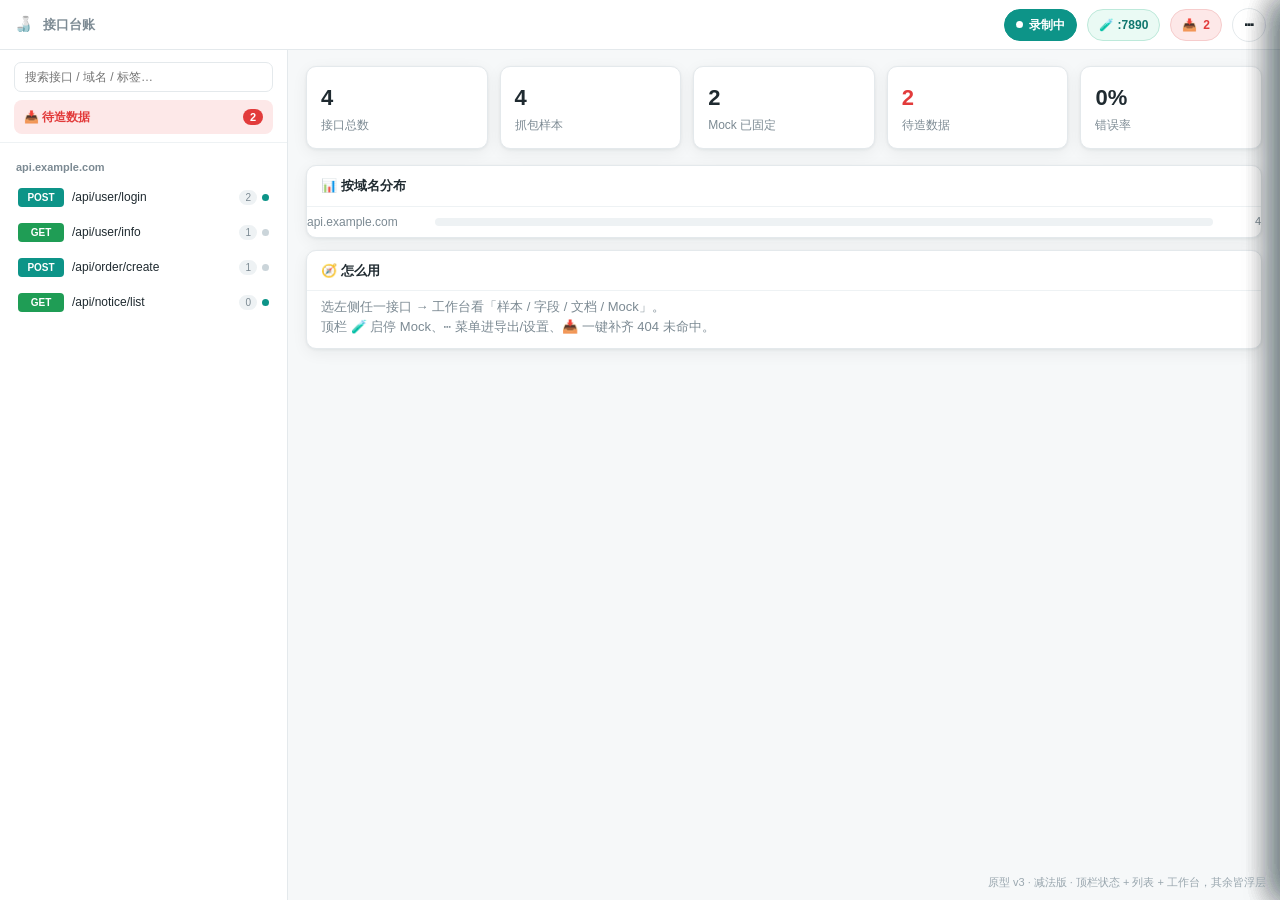
<file: design/api-recorder-redesign-v2.html>
<!DOCTYPE html>
<html lang="zh-CN">
<head>
<meta charset="UTF-8" />
<meta name="viewport" content="width=device-width, initial-scale=1.0" />
<title>API Recorder · 改版原型 v3（减法版）</title>
<style>
  :root{
    --accent:#0d9488; --accent-d:#0f766e; --accent-l:#ccfbf1;
    --bg:#f6f8f9; --panel:#ffffff; --line:#e4e9ec; --line2:#eef2f4;
    --txt:#1f2a30; --muted:#7c8a93; --muted2:#9aa7af;
    --red:#e23b3b; --red-l:#fde8e8; --amber:#d99315; --green:#1f9d55;
    --shadow:0 1px 3px rgba(16,33,40,.06),0 4px 16px rgba(16,33,40,.06);
  }
  *{box-sizing:border-box}
  html,body{margin:0;height:100%;font:13px/1.5 -apple-system,"Segoe UI",Roboto,"PingFang SC","Microsoft Yahei",sans-serif;color:var(--txt);background:var(--bg)}
  .app{display:flex;flex-direction:column;height:100vh;overflow:hidden}
  .hide{display:none!important}
  .m{min-width:46px;text-align:center;font-size:10px;font-weight:700;padding:2px 0;border-radius:4px;color:#fff}
  .m.GET{background:#1f9d55}.m.POST{background:#0d9488}.m.PUT{background:#d99315}.m.DELETE{background:#e23b3b}.m.PATCH{background:#7c5cd6}

  /* ===== 顶栏：细状态条（录制/Mock/收件箱/菜单）===== */
  .topbar{height:50px;flex:none;display:flex;align-items:center;gap:10px;padding:0 14px;background:var(--panel);border-bottom:1px solid var(--line)}
  .brand-sm{font-weight:800;font-size:15px}
  .view-title{font-weight:700;font-size:13px;color:var(--muted)}
  .spacer{flex:1}
  .chip{display:flex;align-items:center;gap:6px;padding:6px 11px;border-radius:20px;border:1px solid var(--line);background:#fff;cursor:pointer;font-weight:600;font-size:12px;position:relative}
  .chip:hover{border-color:var(--accent)}
  .chip.rec.on{background:var(--accent);border-color:var(--accent);color:#fff}
  .chip.rec .dot{width:7px;height:7px;border-radius:50%;background:#c2ccd1}
  .chip.rec.on .dot{background:#fff;animation:pulse 1.1s infinite}
  @keyframes pulse{0%{opacity:.35}50%{opacity:1}100%{opacity:.35}}
  .chip.mock.on{background:#eafaf4;border-color:#bde9da;color:var(--accent-d)}
  .chip.inbox{background:var(--red-l);border-color:#f6cccc;color:var(--red)}
  .chip.menu{font-size:16px;padding:4px 12px}
  .pop{position:absolute;top:42px;right:0;width:280px;background:#fff;border:1px solid var(--line);border-radius:10px;box-shadow:var(--shadow);padding:12px;z-index:60;display:none}
  .pop.show{display:block}
  .pop h4{margin:0 0 8px;font-size:12px;color:var(--muted)}
  .pop .row{display:flex;align-items:center;gap:8px;margin-bottom:8px}
  .pop .row label{font-size:11px;color:var(--muted);width:48px;flex:none}
  .pop input[type=text],.pop input[type=number],.pop select{flex:1;padding:5px 8px;border:1px solid var(--line);border-radius:6px;font-size:12px;min-width:0}
  .pop .acts{display:flex;gap:6px;margin-top:4px}
  .pop .link{color:var(--accent-d);font-size:11px;cursor:pointer;margin-top:6px;display:inline-block}
  .menu-pop{width:180px}
  .menu-pop .mi{padding:9px 10px;border-radius:8px;cursor:pointer;font-weight:600}
  .menu-pop .mi:hover{background:var(--line2)}

  /* ===== 主体：左列表 + 中工作台 ===== */
  .body{flex:1;display:flex;min-height:0}
  .sidebar{width:288px;min-width:288px;background:var(--panel);border-right:1px solid var(--line);display:flex;flex-direction:column}
  .side-head{padding:12px 14px 8px;border-bottom:1px solid var(--line2)}
  .side-head input{width:100%;padding:7px 10px;border:1px solid var(--line);border-radius:7px;font-size:12px;outline:none}
  .side-head input:focus{border-color:var(--accent)}
  .inbox-mini{margin-top:8px;display:flex;align-items:center;justify-content:space-between;padding:8px 10px;border-radius:8px;background:var(--red-l);color:var(--red);font-weight:600;cursor:pointer;font-size:12px}
  .inbox-mini.empty{background:var(--line2);color:var(--muted)}
  .inbox-mini .b{background:var(--red);color:#fff;border-radius:10px;padding:0 7px;font-size:11px}
  .inbox-mini.empty .b{background:var(--muted2)}
  .ep-list{flex:1;overflow:auto;padding:6px 8px 12px}
  .group-label{padding:10px 8px 4px;font-size:11px;color:var(--muted);font-weight:700}
  .ep{display:flex;align-items:center;gap:8px;padding:8px 10px;border-radius:8px;cursor:pointer}
  .ep:hover{background:var(--line2)} .ep.active{background:var(--accent-l)}
  .ep .path{flex:1;font-size:12px;white-space:nowrap;overflow:hidden;text-overflow:ellipsis}
  .ep .meta{display:flex;gap:5px;align-items:center;font-size:10px;color:var(--muted)}
  .pip{width:7px;height:7px;border-radius:50%;background:#cbd5da}.pip.on{background:var(--accent)}
  .cnt{background:var(--line2);border-radius:8px;padding:0 6px;color:var(--muted)}
  .cnt.miss{background:var(--red-l);color:var(--red)}

  .main{flex:1;display:flex;flex-direction:column;min-width:0}
  .ep-top{padding:11px 18px;border-bottom:1px solid var(--line);display:flex;align-items:center;gap:12px}
  .ep-top .method{font-size:11px;font-weight:700;color:#fff;padding:3px 8px;border-radius:5px;margin-right:6px}
  .ep-top .p{font-family:ui-monospace,Menlo,Consolas,monospace;font-size:13px}
  .ep-top .name{color:var(--muted);font-size:12px;margin-left:6px}
  .tabs{display:flex;gap:2px;padding:0 18px;border-bottom:1px solid var(--line)}
  .tab{padding:11px 14px;cursor:pointer;color:var(--muted);font-weight:600;border-bottom:2px solid transparent}
  .tab.active{color:var(--accent-d);border-bottom-color:var(--accent)}
  .tab .nb{background:var(--line2);border-radius:8px;padding:0 6px;font-size:10px;margin-left:4px;color:var(--muted)}
  .tab .nb.miss{background:var(--red-l);color:var(--red)}
  .work{flex:1;overflow:auto;padding:16px 18px}
  .card{background:var(--panel);border:1px solid var(--line);border-radius:10px;box-shadow:var(--shadow);margin-bottom:12px}
  .card-h{padding:10px 14px;border-bottom:1px solid var(--line2);font-weight:700;display:flex;align-items:center;gap:8px}
  .smpl{display:flex;align-items:center;gap:10px;padding:10px 14px;border-bottom:1px solid var(--line2);cursor:pointer}
  .smpl:hover{background:var(--line2)} .smpl:last-child{border-bottom:0}
  .smpl .st{font-size:11px;font-weight:700;padding:1px 8px;border-radius:5px;color:#fff}
  .st.s2{background:var(--green)}.st.s4{background:var(--red)}.st.s3{background:var(--amber)}.st.s5{background:#7c5cd6}
  .smpl .t{color:var(--muted);font-size:11px}.smpl .sz{margin-left:auto;color:var(--muted2);font-size:11px}
  .field-table{width:100%;border-collapse:collapse}
  .field-table th,.field-table td{padding:7px 12px;text-align:left;border-bottom:1px solid var(--line2);font-size:12px}
  .field-table th{color:var(--muted);font-weight:700;background:var(--line2)}
  .field-table .type{color:var(--accent-d);font-family:ui-monospace,monospace}
  .field-table .req{color:var(--red);font-size:11px}
  .doc-edit{display:flex;flex-direction:column;gap:10px;padding:14px}
  .doc-edit label{font-weight:600;color:var(--muted);font-size:12px}
  .doc-edit input,.doc-edit textarea{padding:8px 10px;border:1px solid var(--line);border-radius:7px;font:inherit;outline:none}
  .doc-edit input:focus,.doc-edit textarea:focus{border-color:var(--accent)}
  .mock-row{display:flex;align-items:center;gap:10px;padding:12px 14px}
  .mock-row .body-prev{flex:1;font-family:ui-monospace,monospace;font-size:11px;color:var(--muted);white-space:nowrap;overflow:hidden;text-overflow:ellipsis}
  .btn{padding:7px 13px;border-radius:7px;border:1px solid var(--line);background:#fff;cursor:pointer;font-weight:600;color:var(--txt)}
  .btn:hover{border-color:var(--accent)} .btn.primary{background:var(--accent);border-color:var(--accent);color:#fff}
  .btn.ghost{background:transparent;border-color:transparent;color:var(--accent-d)} .btn.sm{padding:4px 10px;font-size:11px}
  .tag{background:var(--accent-l);color:var(--accent-d);border-radius:6px;padding:1px 8px;font-size:11px}
  .pill{padding:3px 10px;border-radius:20px;font-size:11px;font-weight:600}
  .pill.mock-on{background:#d7f5ec;color:var(--accent-d)} .pill.mock-off{background:var(--line2);color:var(--muted)}
  .empty{padding:40px;text-align:center;color:var(--muted2)}
  .stat-grid{display:grid;grid-template-columns:repeat(5,1fr);gap:12px;margin-bottom:16px}
  .stat{background:var(--panel);border:1px solid var(--line);border-radius:10px;padding:14px;box-shadow:var(--shadow)}
  .stat .v{font-size:22px;font-weight:800}.stat .k{color:var(--muted);font-size:12px;margin-top:2px}
  .bar{display:flex;align-items:center;gap:8px;padding:6px 0}
  .bar .nm{width:120px;color:var(--muted);font-size:12px}
  .bar .track{flex:1;height:8px;background:var(--line2);border-radius:6px;overflow:hidden}
  .bar .fill{height:100%;background:var(--accent)} .bar .n{width:40px;text-align:right;font-size:11px;color:var(--muted)}
  .log{display:flex;align-items:center;gap:10px;padding:10px 14px;border-bottom:1px solid var(--line2);cursor:pointer}
  .log:hover{background:var(--line2)}
  .log .ok{font-size:11px;font-weight:700;padding:1px 8px;border-radius:5px}
  .log .ok.hit{background:#d7f5ec;color:var(--accent-d)} .log .ok.miss{background:var(--red-l);color:var(--red)}
  .log .mp{font-family:ui-monospace,monospace;font-size:12px}.log .rs{color:var(--muted);font-size:11px;margin-left:auto}

  /* ===== 浮层 / 抽屉 ===== */
  .mask{position:fixed;inset:0;background:rgba(16,33,40,.32);display:none;z-index:40}
  .mask.show{display:block}
  .drawer{position:fixed;top:0;right:0;height:100vh;width:420px;background:var(--panel);box-shadow:-8px 0 30px rgba(16,33,40,.18);transform:translateX(100%);transition:transform .22s ease;z-index:50;display:flex;flex-direction:column}
  .drawer.show{transform:none}
  .drawer-h{padding:14px 16px;border-bottom:1px solid var(--line);font-weight:700;display:flex;align-items:center}
  .drawer-h .x{margin-left:auto;cursor:pointer;color:var(--muted);font-size:18px}
  .drawer-b{flex:1;overflow:auto;padding:14px 16px}
  .drawer-f{padding:12px 16px;border-top:1px solid var(--line);display:flex;gap:8px;justify-content:flex-end}
  .miss-item{display:flex;align-items:center;gap:10px;padding:11px 12px;border:1px solid var(--line);border-radius:9px;margin-bottom:9px}
  .miss-item .info{flex:1;min-width:0}.miss-item .mp{font-family:ui-monospace,monospace;font-size:12px;white-space:nowrap;overflow:hidden;text-overflow:ellipsis}
  .miss-item .reason{font-size:11px;color:var(--muted)}
  .form-row{margin-bottom:13px}.form-row label{display:block;font-weight:600;color:var(--muted);margin-bottom:5px;font-size:12px}
  .form-row input,.form-row textarea{width:100%;padding:8px 10px;border:1px solid var(--line);border-radius:7px;font:inherit;outline:none}
  .form-row input:focus,.form-row textarea:focus{border-color:var(--accent)}
  .form-row textarea{min-height:140px;font-family:ui-monospace,monospace;font-size:12px}
  .pre{background:var(--line2);border-radius:8px;padding:10px;font-family:ui-monospace,monospace;font-size:11px;color:var(--muted);white-space:pre-wrap;word-break:break-all}
  .note{background:#fff8ec;border:1px solid #f3e2bd;color:#8a6512;border-radius:8px;padding:9px 11px;font-size:11px}
  .exp-opt{display:flex;gap:10px;padding:9px 14px;align-items:center}.exp-opt .rd{flex:1}
  .set-row{display:flex;align-items:center;gap:12px;padding:11px 14px;border-bottom:1px solid var(--line2)}
  .set-row label{width:120px;font-weight:600;color:var(--muted)}
  .set-row input{flex:1;padding:7px 10px;border:1px solid var(--line);border-radius:7px;font:inherit;max-width:240px}
  .proto-tag{position:fixed;bottom:10px;right:14px;color:var(--muted2);font-size:11px;z-index:60}
</style>
</head>
<body>
<div class="app">
  <header class="topbar">
    <div class="brand-sm">🍶</div>
    <div class="view-title" id="viewTitle">接口台账</div>
    <div class="spacer"></div>
    <div class="chip rec on" id="recChip"><span class="dot"></span> 录制中</div>
    <div class="chip mock" id="mockChip">🧪 :7890</div>
    <div class="chip inbox" id="inboxChip">📥 <span id="inboxN">2</span></div>
    <div class="chip menu" id="menuChip">⋯</div>

    <div class="pop" id="recPop">
      <h4>实时录制</h4>
      <div class="row"><label>内核</label><select id="recKernel"><option>自带 Chromium</option><option>本机浏览器</option></select></div>
      <div class="row"><label>起始URL</label><input type="text" id="recUrl" placeholder="about:blank" /></div>
      <div class="acts"><button class="btn sm primary" id="recToggle">停止录制</button></div>
    </div>
    <div class="pop" id="mockPop">
      <h4>Mock 服务</h4>
      <div class="row"><label>端口</label><input type="text" id="mockPort" value="7890" /></div>
      <div class="row"><label>严格</label><input type="checkbox" id="mockStrict" checked /> <span style="font-size:11px;color:var(--muted)">开：未命中 404</span></div>
      <div class="acts"><button class="btn sm primary" id="mockToggle">停止</button></div>
      <span class="link" id="mockLogsLink">查看处理记录 →</span>
    </div>
    <div class="pop menu-pop" id="menuPop">
      <div class="mi" data-act="overview">🏠 概览</div>
      <div class="mi" data-act="export">📤 导出</div>
      <div class="mi" data-act="settings">⚙ 设置</div>
    </div>
  </header>

  <div class="body">
    <aside class="sidebar">
      <div class="side-head">
        <input id="listSearch" placeholder="搜索接口 / 域名 / 标签…" />
        <div class="inbox-mini" id="inboxMini"><span>📥 待造数据</span><span class="b" id="inboxMiniN">2</span></div>
      </div>
      <div class="ep-list" id="epList"></div>
    </aside>

    <main class="main">
      <div id="dash"><div class="work" id="dashWork"></div></div>
      <div id="epCtx" class="hide">
        <div class="ep-top">
          <span class="method" id="epMethod">GET</span><span class="p" id="epPath">/api/...</span>
          <span class="name" id="epName"></span>
          <div style="margin-left:auto;display:flex;gap:8px;align-items:center">
            <button class="btn sm ghost" id="epExportBtn">📤 导出此接口</button>
            <span class="tag" id="epTag">登录</span>
            <span class="pill mock-on" id="epPill">Mock 已固定</span>
          </div>
        </div>
        <div class="tabs" id="tabs">
          <div class="tab active" data-tab="samples">样本 <span class="nb" id="nbSamples">0</span></div>
          <div class="tab" data-tab="fields">字段</div>
          <div class="tab" data-tab="doc">文档</div>
          <div class="tab" data-tab="mock">Mock</div>
        </div>
        <div class="work" id="work"></div>
      </div>
    </main>
  </div>
</div>

<div class="mask" id="mask"></div>
<div class="drawer" id="inboxDrawer"><div class="drawer-h">📥 待造数据（Mock 未命中）<span class="x" data-close>×</span></div><div class="drawer-b" id="inboxBody"></div></div>
<div class="drawer" id="makeDrawer">
  <div class="drawer-h">🛠 造一条 Mock 数据 <span class="x" data-close>×</span></div>
  <div class="drawer-b">
    <div class="note">来自一次真实未命中请求，method/path/query 已预填。填状态码和响应体，保存即成为该接口的固定返回。</div>
    <div class="form-row"><label>请求方法</label><input id="mkMethod" readonly /></div>
    <div class="form-row"><label>路径 Path</label><input id="mkPath" readonly /></div>
    <div class="form-row"><label>Query（来自未命中请求）</label><input id="mkQuery" readonly /></div>
    <div class="form-row"><label>状态码</label><input id="mkStatus" value="200" /></div>
    <div class="form-row"><label>响应体（JSON / 文本）</label><textarea id="mkBody">{
  "code": 0,
  "message": "ok",
  "data": {}
}</textarea></div>
    <div class="form-row"><label>预览</label><div class="pre" id="mkPreview"></div></div>
  </div>
  <div class="drawer-f"><button class="btn" data-close>取消</button><button class="btn primary" id="mkSave">保存为固定 Mock</button></div>
</div>
<div class="drawer" id="logsDrawer"><div class="drawer-h">📜 处理记录（Mock 实时流水）<span class="x" data-close>×</span></div><div class="drawer-b" id="logsBody"></div></div>
<div class="drawer" id="exportDrawer"><div class="drawer-h">📤 导出<span class="x" data-close>×</span></div><div class="drawer-b" id="exportBody"></div></div>
<div class="drawer" id="settingsDrawer"><div class="drawer-h">⚙ 设置（通用）<span class="x" data-close>×</span></div><div class="drawer-b" id="settingsBody"></div></div>
<div class="proto-tag">原型 v3 · 减法版 · 顶栏状态 + 列表 + 工作台，其余皆浮层</div>

<script>
const endpoints = [
  { method:"POST", path:"/api/user/login", name:"用户登录", tag:"登录", domain:"api",
    mock:true, samples:[
      {seq:1,status:200,statusText:"OK",time:"09:12:03",size:"1.2KB",body:'{"code":0,"message":"ok","data":{"token":"eyJ…","userId":1024}}'},
      {seq:7,status:200,statusText:"OK",time:"09:31:55",size:"1.2KB",body:'{"code":0,"message":"ok","data":{"token":"eyJ…","userId":1024}}'},
    ],
    fields:[{name:"username",type:"string",req:"必填",note:"登录账号"},{name:"password",type:"string",req:"必填",note:"明文上行"},{name:"captcha",type:"string",req:"可选",note:"图形验证码"}],
    respFields:[{name:"code",type:"int",req:"—",note:"0=成功"},{name:"data.token",type:"string",req:"—",note:"令牌"},{name:"data.userId",type:"int",req:"—",note:""}],
    mockBody:'{"code":0,"message":"ok","data":{"token":"eyJ…","userId":1024}}', mockHits:38 },
  { method:"GET", path:"/api/user/info", name:"用户信息", tag:"用户", domain:"api",
    mock:false, samples:[{seq:3,status:200,statusText:"OK",time:"09:13:20",size:"2.0KB",body:'{"code":0,"data":{"nick":"张三","dept":"技术科"}}'}],
    fields:[{name:"id",type:"int",req:"必填",note:"用户ID"}], respFields:[{name:"nick",type:"string",req:"—",note:""},{name:"dept",type:"string",req:"—",note:""}],
    mockBody:"", mockHits:0 },
  { method:"POST", path:"/api/order/create", name:"创建订单", tag:"订单", domain:"api",
    mock:false, samples:[{seq:5,status:201,statusText:"Created",time:"09:20:11",size:"0.9KB",body:'{"code":0,"data":{"orderId":"O2026…"}}'}],
    fields:[{name:"sku",type:"string",req:"必填",note:""},{name:"qty",type:"int",req:"必填",note:"数量"}], respFields:[{name:"orderId",type:"string",req:"—",note:""}],
    mockBody:"", mockHits:0 },
  { method:"GET", path:"/api/notice/list", name:"通知列表", tag:"通知", domain:"api",
    mock:true, samples:[], fields:[], respFields:[], mockBody:'{"code":0,"data":[{"id":1,"title":"系统升级"}]}', mockHits:12 },
];
const misses = [
  { method:"GET", path:"/api/banner/home", query:"pos=top&t=1726", reason:"严格模式：库内无此接口" },
  { method:"POST", path:"/api/cart/add", query:"", reason:"严格模式：method+path 无匹配记录" },
];
const logs = [
  {t:"09:41:02",method:"GET",path:"/api/banner/home",q:"pos=top",hit:false,status:404,reason:"库内无此接口"},
  {t:"09:40:58",method:"POST",path:"/api/cart/add",q:"",hit:false,status:404,reason:"method+path 无匹配"},
  {t:"09:40:30",method:"POST",path:"/api/user/login",q:"",hit:true,status:200,body:'{"code":0,"message":"ok","data":{"token":"eyJ…"}}'},
  {t:"09:40:11",method:"GET",path:"/api/notice/list",q:"",hit:true,status:200,body:'{"code":0,"data":[{"id":1}]}'},
  {t:"09:39:50",method:"GET",path:"/api/user/info",q:"id=1024",hit:true,status:200,body:'{"code":0,"data":{"nick":"张三"}}'},
];
let cur = null;
let curTab = "samples";
const mock = { running:true, port:7890, strict:true, hits:68 };
const $ = s => document.querySelector(s);

function renderList(){
  const q=$("#listSearch").value.trim().toLowerCase();
  const groups={};
  endpoints.filter(e=>!q||(e.path+" "+e.name+" "+e.tag).toLowerCase().includes(q)).forEach(e=>{(groups[e.domain]||=[]).push(e);});
  const el=$("#epList"); el.innerHTML="";
  Object.keys(groups).forEach(dom=>{
    const gl=document.createElement("div"); gl.className="group-label"; gl.textContent=dom+".example.com"; el.appendChild(gl);
    groups[dom].forEach(e=>{
      const missN=misses.filter(m=>m.path===e.path&&m.method===e.method).length;
      const row=document.createElement("div"); row.className="ep"+(e===cur?" active":"");
      row.innerHTML=`<span class="m ${e.method}">${e.method}</span><span class="path">${e.path}</span>
        <span class="meta"><span class="cnt">${e.samples.length}</span><span class="pip ${e.mock?"on":""}"></span>${missN?`<span class="cnt miss">${missN}</span>`:""}</span>`;
      row.onclick=()=>{ cur=e; curTab="samples"; showEndpoint(); };
      el.appendChild(row);
    });
  });
}
function renderHead(){
  $("#epMethod").textContent=cur.method; $("#epMethod").className="method m "+cur.method;
  $("#epPath").textContent=cur.path; $("#epName").textContent=cur.name?"· "+cur.name:"";
  $("#epTag").textContent=cur.tag||"未分类";
  $("#epPill").textContent=cur.mock?"Mock 已固定":"Mock 未固定"; $("#epPill").className="pill "+(cur.mock?"mock-on":"mock-off");
  $("#nbSamples").textContent=cur.samples.length;
}
function fieldTable(rows){ if(!rows.length) return `<div class="empty" style="padding:20px">无字段</div>`;
  return `<table class="field-table"><thead><tr><th>字段</th><th>类型</th><th>约束</th><th>说明</th></tr></thead><tbody>`+
    rows.map(r=>`<tr><td>${r.name}</td><td class="type">${r.type}</td><td>${r.req?'<span class="req">'+r.req+'</span>':"—"}</td><td>${r.note||""}</td></tr>`).join("")+`</tbody></table>`; }
function esc(s){return (s||"").replace(/</g,"&lt;").replace(/>/g,"&gt;");}
function renderWork(){
  document.querySelectorAll(".tab").forEach(t=>t.classList.toggle("active",t.dataset.tab===curTab));
  const w=$("#work");
  if(curTab==="samples"){
    if(!cur.samples.length){ w.innerHTML=`<div class="empty">该接口暂无抓包样本。<br>去「📥 待造数据」为它造一条 Mock，或开启实时录制后触发该接口。</div>`; return; }
    w.innerHTML=`<div class="card"><div class="card-h">📡 抓包样本（${cur.samples.length}）</div>`+
      cur.samples.map(s=>`<div class="smpl" onclick="alert('原型演示：展开样本 #${s.seq} 的请求/响应详情')"><span class="st s${s.status[0]}">${s.status}</span><span>#${s.seq}</span><span class="t">${s.time}</span><span class="sz">${s.size}</span></div>`).join("")+`</div>`;
  } else if(curTab==="fields"){
    w.innerHTML=`<div class="card"><div class="card-h">⬆ 请求字段（自动推断）</div>${fieldTable(cur.fields)}</div>
      <div class="card"><div class="card-h">⬇ 响应字段（自动推断）</div>${fieldTable(cur.respFields)}</div>`;
  } else if(curTab==="doc"){
    w.innerHTML=`<div class="card"><div class="doc-edit">
      <label>接口名称</label><input value="${cur.name||""}" onchange="cur.name=this.value;renderHead()">
      <label>标签</label><input value="${cur.tag||""}" onchange="cur.tag=this.value;renderHead();renderList()">
      <label>备注</label><textarea>用于 OA 单点登录后的令牌获取。</textarea>
      <div class="note">名称/标签/备注以 method+path 为键统一存储，样本/字段/Mock/台账全同步。</div></div></div>`;
  } else if(curTab==="mock"){
    const missN=misses.filter(m=>m.path===cur.path&&m.method===cur.method).length;
    const epLogs=logs.filter(l=>l.path===cur.path&&l.method===cur.method);
    const svcNote=mock.running?(cur.mock?`<div class="note" style="margin:0 14px 12px;background:#eafaf4;border-color:#bde9da;color:var(--accent-d)">Mock 服务运行中，固定返回对 127.0.0.1:${mock.port} 生效。</div>`
      :`<div class="note" style="margin:0 14px 12px">Mock 服务运行中，但该接口未固定返回——未命中走 404（去「📥 待造数据」补齐）。</div>`)
      :`<div class="note" style="margin:0 14px 12px">⚠️ Mock 服务未启动，固定返回暂不生效。点顶栏 🧪 启动。</div>`;
    let html=`<div class="card"><div class="card-h">🧪 Mock 状态
      <span style="margin-left:auto">${cur.mock?`<span class="pill mock-on">已固定返回</span>`:`<span class="pill mock-off">未固定</span>`}</span></div>
      ${svcNote}
      <div class="mock-row"><span class="m ${cur.method}">${cur.method}</span>
        <span class="body-prev">${cur.mock?esc(cur.mockBody):"（未固定任何返回）"}</span>
        <span class="cnt">累计命中 ${cur.mockHits}</span>
        <button class="btn sm primary" onclick="alert('原型演示：行内编辑固定响应体')">编辑响应</button></div>
      ${missN?`<div class="note" style="margin:0 14px 12px">该接口有 ${missN} 条未命中，去「📥 待造数据」一键补齐。</div>`:""}</div>`;
    if(epLogs.length) html+=`<div class="card"><div class="card-h">📈 该接口最近命中（${epLogs.length}）</div>`+
      epLogs.map(l=>`<div class="smpl" onclick="alert('原型演示：命中详情\\n${l.method} ${l.path}\\n${l.status} · ${l.t}')"><span class="st s${l.status[0]}">${l.status}</span><span class="t">${l.t}</span><span class="sz">命中</span></div>`).join("")+`</div>`;
    w.innerHTML=html;
  }
}
function showEndpoint(){ $("#dash").classList.add("hide"); $("#epCtx").classList.remove("hide"); $("#viewTitle").textContent=cur.path; renderList(); renderHead(); renderWork(); }
function showDash(){ cur=null; $("#epCtx").classList.add("hide"); $("#dash").classList.remove("hide"); $("#viewTitle").textContent="接口台账"; renderDash(); }
function renderDash(){
  const totalSamples=endpoints.reduce((a,e)=>a+e.samples.length,0);
  const mocked=endpoints.filter(e=>e.mock).length;
  const errs=endpoints.reduce((a,e)=>a+e.samples.filter(s=>s.status[0]==="4"||s.status[0]==="5").length,0);
  const rate=totalSamples?Math.round(errs/totalSamples*100):0;
  const doms={}; endpoints.forEach(e=>doms[e.domain]=(doms[e.domain]||0)+e.samples.length);
  const maxd=Math.max(1,...Object.values(doms));
  $("#dashWork").innerHTML=`<div class="stat-grid">
    <div class="stat"><div class="v">${endpoints.length}</div><div class="k">接口总数</div></div>
    <div class="stat"><div class="v">${totalSamples}</div><div class="k">抓包样本</div></div>
    <div class="stat"><div class="v">${mocked}</div><div class="k">Mock 已固定</div></div>
    <div class="stat"><div class="v" style="color:var(--red)">${misses.length}</div><div class="k">待造数据</div></div>
    <div class="stat"><div class="v">${rate}%</div><div class="k">错误率</div></div></div>
    <div class="card"><div class="card-h">📊 按域名分布</div>
    ${Object.keys(doms).map(d=>`<div class="bar"><span class="nm">${d}.example.com</span><span class="track"><span class="fill" style="width:${doms[d]/maxd*100}%"></span></span><span class="n">${doms[d]}</span></div>`).join("")}</div>
    <div class="card"><div class="card-h">🧭 怎么用</div>
    <div style="padding:6px 14px 12px;color:var(--muted)">选左侧任一接口 → 工作台看「样本 / 字段 / 文档 / Mock」。<br>
    顶栏 🧪 启停 Mock、⋯ 菜单进导出/设置、📥 一键补齐 404 未命中。</div></div>`;
}
function renderMockChip(){ const c=$("#mockChip"); c.classList.toggle("on",mock.running); c.textContent=(mock.running?"🧪 :"+mock.port:"🧪 未启动"); $("#mockToggle").textContent=mock.running?"停止":"启动"; }
function renderInbox(){
  const b=$("#inboxBody");
  if(!misses.length){ b.innerHTML=`<div class="empty">🎉 没有未命中的请求，Mock 全部覆盖。</div>`; return; }
  b.innerHTML=misses.map((m,i)=>`<div class="miss-item"><span class="m ${m.method}">${m.method}</span>
    <div class="info"><div class="mp">${m.path}${m.query?"?"+m.query:""}</div><div class="reason">${m.reason}</div></div>
    <button class="btn sm primary" onclick="openMake(${i})">造数据</button></div>`).join("");
  $("#inboxN").textContent=misses.length; $("#inboxMiniN").textContent=misses.length;
  const im=$("#inboxMini"); im.classList.toggle("empty",!misses.length);
}
function openMake(i){ const m=misses[i];
  $("#mkMethod").value=m.method; $("#mkPath").value=m.path; $("#mkQuery").value=m.query||"（无）";
  $("#mkStatus").value="200"; $("#mkBody").value='{\n  "code": 0,\n  "message": "ok",\n  "data": {}\n}'; updatePreview();
  closePops(); $("#inboxDrawer").classList.remove("show"); $("#makeDrawer").classList.add("show"); $("#mask").classList.add("show"); }
function updatePreview(){ $("#mkPreview").textContent=`HTTP/1.1 ${$("#mkStatus").value}\nContent-Type: application/json\n\n${$("#mkBody").value}`; }
$("#mkBody").oninput=updatePreview; $("#mkStatus").oninput=updatePreview;
$("#mkSave").onclick=()=>{ const m={method:$("#mkMethod").value,path:$("#mkPath").value};
  let ep=endpoints.find(e=>e.method===m.method&&e.path===m.path);
  if(!ep){ ep={method:m.method,path:m.path,name:"",tag:"未分类",domain:"api",mock:false,samples:[],fields:[],respFields:[],mockBody:"",mockHits:0}; endpoints.push(ep); }
  ep.mock=true; ep.mockBody=$("#mkBody").value; ep.mockHits=0;
  const idx=misses.findIndex(x=>x.method===m.method&&x.path===m.path); if(idx>=0) misses.splice(idx,1);
  $("#makeDrawer").classList.remove("show"); $("#mask").classList.remove("show");
  renderInbox(); renderList(); if(cur)renderHead(); $("#inboxMini").classList.toggle("empty",!misses.length);
  alert("已保存为固定 Mock ✓\n该接口台账 Mock 点已点亮，并从「待造数据」移除。"); };

function renderLogs(){ $("#logsBody").innerHTML=logs.map(l=>`<div class="log" onclick="alert('原型演示：处理记录详情\\n${l.method} ${l.path}\\n状态 ${l.status} · ${l.hit?"命中":"未命中"}${l.hit?"":"\\n原因："+l.reason}')">
  <span class="ok ${l.hit?"hit":"miss"}">${l.hit?"命中":"未命中"}</span><span class="m ${l.method}">${l.method}</span>
  <span class="mp">${l.path}${l.q?"?"+l.q:""}</span><span class="rs">${l.t} · ${l.status}</span></div>`).join("")+
  `<div class="note" style="margin:10px 14px">全局实时流水；进某接口「Mock」页签可见该接口自身的最近命中。</div>`; }
function renderExport(){ const scope=cur?`当前接口 ${cur.method} ${cur.path}`:"全部库";
  $("#exportBody").innerHTML=`<div class="exp-opt"><input type="radio" name="ex" ${cur?"":"checked"}><div class="rd"><b>导出全部库</b></div></div>
    ${cur?`<div class="exp-opt"><input type="radio" name="ex" checked><div class="rd"><b>仅当前接口</b><div style="color:var(--muted);font-size:11px">${cur.method} ${cur.path}</div></div></div>`:""}
    <div style="padding:6px 14px 0;color:var(--muted);font-size:11px">格式</div>
    <div class="exp-opt"><button class="btn primary">HAR</button><button class="btn primary">JSON</button><button class="btn primary">Mock 脚本</button><button class="btn primary">OpenAPI</button></div>
    <div style="padding:6px 14px 0;color:var(--muted);font-size:11px">脱敏（导出时生效）</div>
    <div class="exp-opt"><label class="check"><input type="checkbox"> 脱敏导出</label><span style="color:var(--muted);font-size:11px">中文→测 · 数字→1 · 英文→a（默认在设置）</span></div>
    <div class="exp-opt"><button class="btn">预览</button><button class="btn primary">导出到下载文件夹</button></div>
    <div class="note" style="margin:8px 14px 14px">后端直写 ~/Downloads。范围还支持按归属域 / 按标签 / 手动勾选。</div>`; }
function renderSettings(){ $("#settingsBody").innerHTML=`<div class="set-row"><label>服务端口</label><input value="6789"><span style="color:var(--muted);font-size:11px">主面板；改需重启</span></div>
  <div class="set-row"><label>Mock 端口</label><input value="7890"><span style="color:var(--muted);font-size:11px">持久化；一次性启停在顶栏 🧪</span></div>
  <div class="set-row"><label>脱敏·汉字</label><input value="测"></div>
  <div class="set-row"><label>脱敏·数字</label><input value="1"></div>
  <div class="set-row"><label>脱敏·字母</label><input value="a"></div>
  <div style="padding:12px 14px"><button class="btn primary" onclick="alert('原型演示：保存设置')">保存</button></div>
  <div class="note" style="margin:0 14px 14px">Mock 严格/模糊切换在顶栏 🧪 的气泡里，不在此页。本页只管端口与脱敏默认值两项通用配置。</div>`; }

function closePops(){ document.querySelectorAll(".pop").forEach(p=>p.classList.remove("show")); }
function togglePop(id){ const p=$("#"+id); const open=p.classList.contains("show"); closePops(); if(!open)p.classList.add("show"); }
$("#recChip").onclick=()=>togglePop("recPop");
$("#mockChip").onclick=()=>togglePop("mockPop");
$("#menuChip").onclick=()=>togglePop("menuPop");
$("#mockLogsLink").onclick=()=>{ closePops(); renderLogs(); $("#logsDrawer").classList.add("show"); $("#mask").classList.add("show"); };
document.querySelectorAll(".menu-pop .mi").forEach(mi=>mi.onclick=()=>{ closePops(); const a=mi.dataset.act;
  if(a==="overview")showDash(); else if(a==="export"){ renderExport(); $("#exportDrawer").classList.add("show"); $("#mask").classList.add("show"); }
  else { renderSettings(); $("#settingsDrawer").classList.add("show"); $("#mask").classList.add("show"); } });
$("#inboxChip").onclick=()=>{ renderInbox(); $("#inboxDrawer").classList.add("show"); $("#mask").classList.add("show"); };
$("#inboxMini").onclick=()=>{ renderInbox(); $("#inboxDrawer").classList.add("show"); $("#mask").classList.add("show"); };
$("#mask").onclick=()=>{ closePops(); document.querySelectorAll(".drawer").forEach(d=>d.classList.remove("show")); $("#mask").classList.remove("show"); };
document.querySelectorAll("[data-close]").forEach(x=>x.onclick=()=>{ document.querySelectorAll(".drawer").forEach(d=>d.classList.remove("show")); $("#mask").classList.remove("show"); });
document.querySelectorAll(".tab").forEach(t=>t.onclick=()=>{ curTab=t.dataset.tab; renderWork(); });
$("#epExportBtn").onclick=()=>{ renderExport(); $("#exportDrawer").classList.add("show"); $("#mask").classList.add("show"); };
$("#listSearch").oninput=renderList;
$("#recToggle").onclick=()=>{ const on=$("#recChip").classList.toggle("on"); $("#recChip").innerHTML=on?'<span class="dot"></span> 录制中':'<span class="dot"></span> 未录制'; $("#recToggle").textContent=on?"停止录制":"开始录制"; };
$("#mockToggle").onclick=()=>{ mock.running=!mock.running; if(mock.running)mock.port=parseInt($("#mockPort").value)||7890; renderMockChip(); if(cur)renderWork(); };

renderList(); renderDash(); renderMockChip(); renderInbox();
</script>
</body>
</html>
</file>
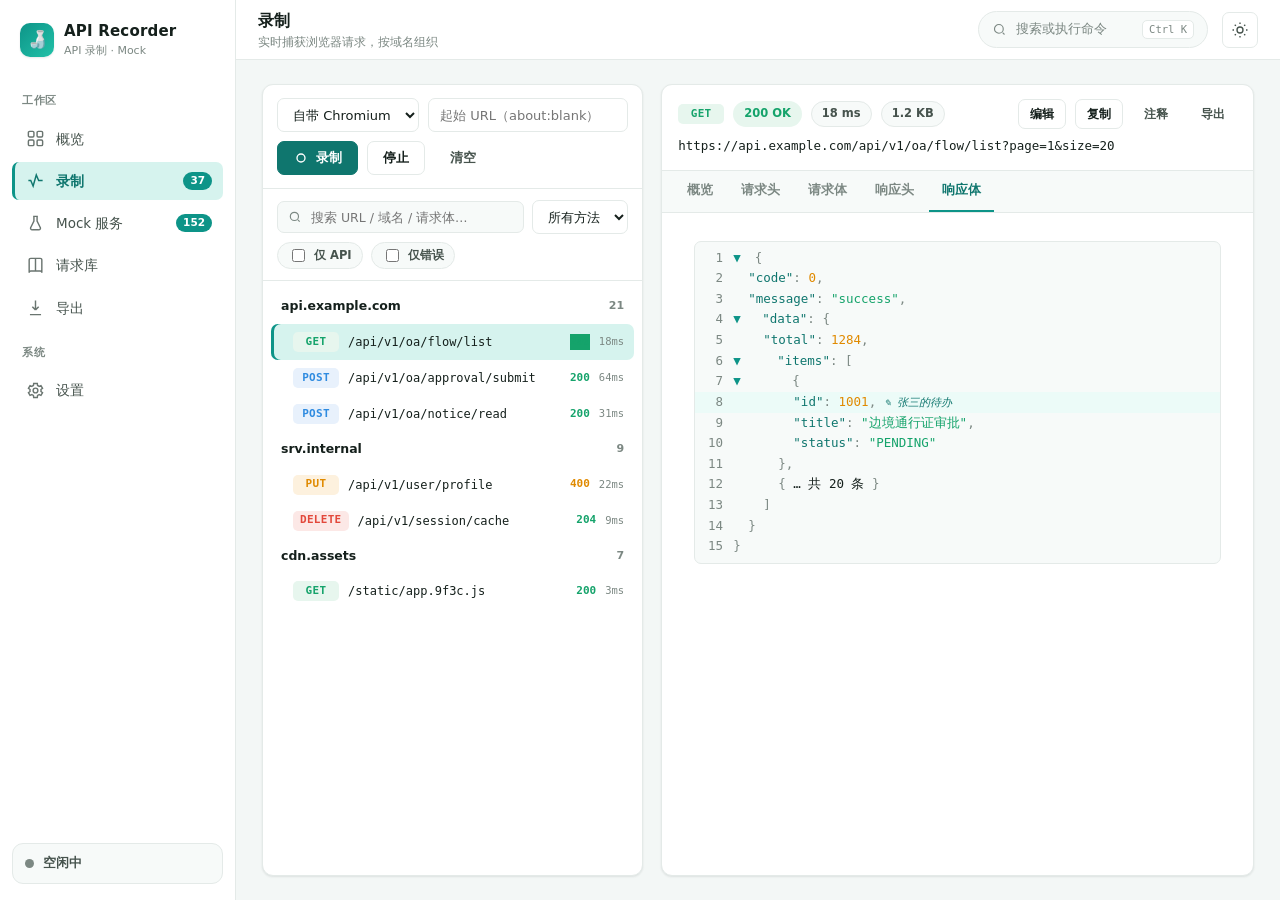
<file: design/api-recorder-redesign.html>
<!DOCTYPE html>
<html lang="zh-CN">
<head>
<meta charset="UTF-8" />
<meta name="viewport" content="width=device-width, initial-scale=1.0" />
<title>API Recorder · 全新界面设计方案（高保真原型）</title>
<style>
  /* ============ Design Tokens · 浅色 + 青绿 ============ */
  :root{
    --bg:#f3f7f6; --surface:#ffffff; --surface-2:#f7faf9; --surface-3:#eef3f1;
    --border:#e4eae8; --border-strong:#d4dcd9;
    --text:#15201c; --text-2:#46534d; --muted:#7c8883;
    --accent:#0d9488; --accent-strong:#0f766e; --accent-soft:#d6f3ee; --accent-soft-2:#ecfbf8;
    --success:#15a36b; --warning:#e08a00; --danger:#e2483b; --info:#2f8be0;
    --m-get:#15a36b; --m-post:#2f8be0; --m-put:#e08a00; --m-delete:#e2483b; --m-patch:#8b5cf6;
    --r-sm:7px; --r:11px; --r-lg:16px; --r-pill:999px;
    --sh-1:0 1px 2px rgba(16,32,28,.06), 0 1px 3px rgba(16,32,28,.04);
    --sh-2:0 6px 22px rgba(16,32,28,.10);
    --sh-pop:0 18px 50px rgba(16,32,28,.22);
    --font:"Inter","PingFang SC","Microsoft YaHei",system-ui,-apple-system,"Segoe UI",Roboto,sans-serif;
    --mono:"JetBrains Mono","SF Mono","Cascadia Code",Consolas,ui-monospace,monospace;
    --sb-w:236px; --tb-h:60px;
  }
  *{box-sizing:border-box}
  html,body{height:100%;margin:0}
  body{font-family:var(--font);background:var(--bg);color:var(--text);font-size:13.5px;line-height:1.5;
    -webkit-font-smoothing:antialiased;display:flex;overflow:hidden;user-select:text}

  /* ============ App Shell ============ */
  .app{display:flex;width:100vw;height:100vh}

  /* ---- Sidebar ---- */
  .sidebar{width:var(--sb-w);flex:0 0 var(--sb-w);background:var(--surface);border-right:1px solid var(--border);
    display:flex;flex-direction:column;padding:16px 12px;gap:4px}
  .brand{display:flex;align-items:center;gap:10px;padding:4px 8px 16px}
  .brand .logo{width:34px;height:34px;border-radius:10px;background:linear-gradient(135deg,var(--accent),#22c1a8);
    display:grid;place-items:center;color:#fff;font-size:17px;box-shadow:var(--sh-1)}
  .brand .name{font-weight:700;font-size:15px;letter-spacing:.2px}
  .brand .sub{font-size:11px;color:var(--muted);font-weight:500}
  .nav-label{font-size:11px;font-weight:700;color:var(--muted);letter-spacing:.6px;padding:14px 10px 6px;text-transform:uppercase}
  .nav-item{display:flex;align-items:center;gap:11px;padding:9px 11px;border-radius:var(--r-sm);color:var(--text-2);
    cursor:pointer;font-weight:500;border-left:3px solid transparent;transition:.15s}
  .nav-item svg{width:19px;height:19px;flex:0 0 19px;opacity:.8}
  .nav-item:hover{background:var(--surface-2);color:var(--text)}
  .nav-item.active{background:var(--accent-soft);color:var(--accent-strong);border-left-color:var(--accent);font-weight:600}
  .nav-item.active svg{opacity:1}
  .nav-item .badge{margin-left:auto;background:var(--accent);color:#fff;font-size:10.5px;font-weight:700;
    padding:1px 7px;border-radius:var(--r-pill)}
  .sb-spacer{flex:1}
  .rec-pill{display:flex;align-items:center;gap:9px;padding:10px 12px;border-radius:var(--r);background:var(--surface-2);
    border:1px solid var(--border);font-size:12.5px;color:var(--text-2);font-weight:600}
  .rec-dot{width:9px;height:9px;border-radius:50%;background:var(--muted);flex:0 0 9px}
  .rec-pill.live .rec-dot{background:var(--danger);box-shadow:0 0 0 4px rgba(226,72,59,.16);animation:pulse 1.4s infinite}
  .rec-pill.live{color:var(--danger);border-color:rgba(226,72,59,.3)}
  @keyframes pulse{50%{box-shadow:0 0 0 7px rgba(226,72,59,0)}}

  /* ---- Content ---- */
  .content{flex:1;display:flex;flex-direction:column;min-width:0}
  .topbar{height:var(--tb-h);flex:0 0 var(--tb-h);border-bottom:1px solid var(--border);background:var(--surface);
    display:flex;align-items:center;gap:14px;padding:0 22px}
  .topbar .ttl{font-size:16px;font-weight:700}
  .topbar .ttl small{display:block;font-size:12px;font-weight:500;color:var(--muted)}
  .topbar .grow{flex:1}
  .cmdk-trigger{display:flex;align-items:center;gap:9px;padding:8px 13px;border:1px solid var(--border);border-radius:var(--r-pill);
    background:var(--surface-2);color:var(--muted);cursor:pointer;font-size:12.5px;min-width:230px;transition:.15s}
  .cmdk-trigger:hover{border-color:var(--border-strong);color:var(--text-2)}
  .cmdk-trigger kbd{margin-left:auto;background:var(--surface);border:1px solid var(--border);border-radius:5px;padding:1px 6px;font-size:10.5px;font-family:var(--mono)}
  .icon-btn{width:36px;height:36px;border-radius:var(--r-sm);border:1px solid var(--border);background:var(--surface);
    display:grid;place-items:center;cursor:pointer;color:var(--text-2);transition:.15s}
  .icon-btn:hover{background:var(--surface-2);color:var(--text)}
  .icon-btn svg{width:18px;height:18px}

  main{flex:1;overflow:auto;padding:24px 26px}
  .screen{display:none;animation:fade .22s ease}
  .screen.active{display:block}
  @keyframes fade{from{opacity:0;transform:translateY(6px)}to{opacity:1;transform:none}}

  /* ============ Components ============ */
  .card{background:var(--surface);border:1px solid var(--border);border-radius:var(--r);box-shadow:var(--sh-1)}
  .card-pad{padding:18px}
  .row{display:flex;align-items:center;gap:10px}
  .muted{color:var(--muted)}
  .btn{display:inline-flex;align-items:center;gap:7px;height:34px;padding:0 15px;border-radius:var(--r-sm);
    border:1px solid var(--border);background:var(--surface);color:var(--text);font-weight:600;font-size:13px;cursor:pointer;transition:.15s;font-family:inherit}
  .btn:hover{background:var(--surface-2);border-color:var(--border-strong)}
  .btn svg{width:16px;height:16px}
  .btn-primary{background:var(--accent-strong);border-color:var(--accent-strong);color:#fff}
  .btn-primary:hover{background:#0c6159;border-color:#0c6159}
  .btn-ghost{background:transparent;border-color:transparent;color:var(--text-2)}
  .btn-ghost:hover{background:var(--surface-2)}
  .btn-danger{background:#fff;border-color:rgba(226,72,59,.35);color:var(--danger)}
  .btn-danger:hover{background:rgba(226,72,59,.06)}
  .btn-sm{height:30px;padding:0 11px;font-size:12px}
  .btn:disabled{opacity:.5;cursor:not-allowed}
  .input,.select{height:34px;border:1px solid var(--border);border-radius:var(--r-sm);padding:0 11px;background:var(--surface);
    color:var(--text);font-family:inherit;font-size:13px;outline:none;transition:.15s}
  .input:focus,.select:focus{border-color:var(--accent);box-shadow:0 0 0 3px var(--accent-soft)}
  .field{display:flex;flex-direction:column;gap:5px}
  .field>label{font-size:12px;font-weight:600;color:var(--text-2)}
  .chip{display:inline-flex;align-items:center;gap:6px;padding:3px 10px;border-radius:var(--r-pill);background:var(--surface-2);
    border:1px solid var(--border);font-size:11.5px;font-weight:600;color:var(--text-2)}
  .mbadge{display:inline-flex;align-items:center;justify-content:center;min-width:46px;height:20px;padding:0 7px;border-radius:5px;
    font-size:11px;font-weight:700;font-family:var(--mono);letter-spacing:.3px}
  .m-GET{background:#e7f6ee;color:var(--m-get)} .m-POST{background:#e8f1fc;color:var(--m-post)}
  .m-PUT{background:#fdf1de;color:var(--m-put)} .m-DELETE{background:#fce8e6;color:var(--m-delete)}
  .m-PATCH{background:#f1ebfc;color:var(--m-patch)}
  .s-dot{width:8px;height:8px;border-radius:50%;display:inline-block}
  .s-200{background:var(--success)} .s-4xx{background:var(--warning)} .s-5xx{background:var(--danger)}
  .star{color:var(--border-strong);cursor:pointer;font-size:15px;line-height:1;transition:.15s}
  .star.on{color:var(--accent)}
  .section-title{font-size:13px;font-weight:700;color:var(--text-2);margin:0 0 12px;display:flex;align-items:center;gap:8px}
  .section-title .line{flex:1;height:1px;background:var(--border)}

  /* ============ Overview ============ */
  .ov-hero{display:flex;align-items:flex-end;justify-content:space-between;margin-bottom:20px;flex-wrap:wrap;gap:14px}
  .ov-hero h1{margin:0;font-size:24px;font-weight:800;letter-spacing:.3px}
  .ov-hero p{margin:4px 0 0;color:var(--muted)}
  .stats{display:grid;grid-template-columns:repeat(4,1fr);gap:16px;margin-bottom:22px}
  .stat{padding:18px}
  .stat .k{font-size:12px;color:var(--muted);font-weight:600;display:flex;align-items:center;gap:7px}
  .stat .v{font-size:28px;font-weight:800;margin-top:8px;font-family:var(--mono);letter-spacing:-.5px}
  .stat .d{font-size:11.5px;margin-top:4px;color:var(--success);font-weight:600}
  .stat .ico{width:30px;height:30px;border-radius:9px;background:var(--accent-soft);color:var(--accent-strong);display:grid;place-items:center}
  .ov-grid{display:grid;grid-template-columns:1.4fr 1fr;gap:18px}
  .quick{display:grid;grid-template-columns:repeat(3,1fr);gap:12px}
  .qbtn{display:flex;flex-direction:column;align-items:flex-start;gap:9px;padding:15px;border-radius:var(--r);border:1px solid var(--border);
    background:var(--surface);cursor:pointer;transition:.15s;text-align:left}
  .qbtn:hover{border-color:var(--accent);box-shadow:var(--sh-2);transform:translateY(-2px)}
  .qbtn .qi{width:34px;height:34px;border-radius:9px;background:var(--accent-soft);color:var(--accent-strong);display:grid;place-items:center}
  .qbtn b{font-size:13.5px} .qbtn span{font-size:11.5px;color:var(--muted)}
  .act-item{display:flex;align-items:center;gap:11px;padding:11px 4px;border-bottom:1px solid var(--border)}
  .act-item:last-child{border-bottom:0}
  .act-item .t{font-family:var(--mono);font-size:12px;color:var(--text);font-weight:600}
  .act-item .d{font-size:11.5px;color:var(--muted)}
  .act-item .tm{margin-left:auto;font-size:11px;color:var(--muted);font-family:var(--mono)}

  /* ============ Recorder ============ */
  .rec-layout{display:grid;grid-template-columns:minmax(300px,0.9fr) 1.4fr;gap:18px;height:calc(100vh - var(--tb-h) - 48px)}
  .panel{display:flex;flex-direction:column;min-height:0}
  .panel-head{padding:12px 14px;border-bottom:1px solid var(--border);display:flex;align-items:center;gap:10px;font-weight:700;font-size:13px}
  .control-bar{display:flex;flex-wrap:wrap;gap:9px;align-items:center;padding:13px 14px;border-bottom:1px solid var(--border)}
  .filter-bar{display:flex;flex-wrap:wrap;gap:8px;align-items:center;padding:11px 14px;border-bottom:1px solid var(--border)}
  .filter-bar .search{flex:1;min-width:160px;display:flex;align-items:center;gap:7px;height:32px;border:1px solid var(--border);
    border-radius:var(--r-sm);padding:0 10px;background:var(--surface-2);color:var(--muted)}
  .filter-bar .search input{border:0;background:transparent;outline:none;flex:1;font-family:inherit;font-size:12.5px;color:var(--text)}
  .tree{flex:1;overflow:auto;padding:8px}
  .grp-head{display:flex;align-items:center;gap:8px;padding:8px 10px;font-weight:700;font-size:12.5px;color:var(--text);position:sticky;top:0;background:var(--surface)}
  .grp-head .cnt{margin-left:auto;font-size:11px;color:var(--muted);font-weight:600}
  .req-row{display:flex;align-items:center;gap:9px;padding:8px 10px 8px 22px;border-radius:var(--r-sm);cursor:pointer;transition:.12s}
  .req-row:hover{background:var(--surface-2)}
  .req-row.sel{background:var(--accent-soft);box-shadow:inset 3px 0 0 var(--accent)}
  .req-row .p{font-family:var(--mono);font-size:12px;color:var(--text);flex:1;overflow:hidden;text-overflow:ellipsis;white-space:nowrap}
  .req-row .st{font-size:11px;font-family:var(--mono);font-weight:700}
  .req-row .tm{font-size:10.5px;color:var(--muted);font-family:var(--mono)}

  /* detail */
  .detail-body{flex:1;overflow:auto}
  .detail-top{padding:14px 16px;border-bottom:1px solid var(--border)}
  .detail-top .u{font-family:var(--mono);font-size:12.5px;word-break:break-all;color:var(--text)}
  .tabs{display:flex;gap:2px;padding:0 12px;border-bottom:1px solid var(--border);background:var(--surface-2)}
  .tab{padding:10px 13px;font-size:12.5px;font-weight:600;color:var(--muted);cursor:pointer;border-bottom:2px solid transparent}
  .tab.on{color:var(--accent-strong);border-bottom-color:var(--accent)}
  .tabpane{padding:14px 16px;display:none} .tabpane.on{display:block}
  .kv{font-family:var(--mono);font-size:12px;line-height:1.9}
  .kv .k{color:var(--muted)}
  /* JSON viewer */
  .json{font-family:var(--mono);font-size:12.5px;line-height:1.65;background:var(--surface-2);border-radius:var(--r-sm);padding:6px 0;border:1px solid var(--border)}
  .jline{display:flex;white-space:pre}
  .jln{width:38px;flex:0 0 38px;text-align:right;padding-right:10px;color:var(--muted);user-select:none}
  .jct{flex:1;padding-right:10px}
  .fold{cursor:pointer;color:var(--accent);user-select:none;width:14px;display:inline-block}
  .j-key{color:var(--accent-strong)} .j-str{color:var(--success)} .j-num{color:var(--warning)} .j-bool{color:#8b5cf6} .j-null{color:var(--muted)} .j-punc{color:var(--muted)}
  .jline.ann{background:var(--accent-soft-2)}
  .j-ann{color:var(--accent-strong);font-style:italic;font-size:11px;margin-left:8px}
  .collapsed .children{display:none}

  /* ============ Mock ============ */
  .mock-layout{display:grid;grid-template-columns:1.5fr 1fr;gap:18px;height:calc(100vh - var(--tb-h) - 48px)}
  .mock-list{flex:1;overflow:auto;padding:12px;display:flex;flex-direction:column;gap:10px}
  .mock-card{display:flex;align-items:center;gap:12px;padding:13px 15px;border-radius:var(--r);border:1px solid var(--border);background:var(--surface);transition:.15s}
  .mock-card:hover{border-color:var(--accent);box-shadow:var(--sh-1)}
  .mock-card .meta{flex:1;min-width:0}
  .mock-card .pa{font-family:var(--mono);font-size:12.5px;font-weight:600;overflow:hidden;text-overflow:ellipsis;white-space:nowrap}
  .mock-card .nt{font-size:11px;color:var(--muted);margin-top:3px}
  .mock-card .hits{font-size:11px;color:var(--muted);font-family:var(--mono);text-align:right}
  .mock-card .hits b{color:var(--text);font-size:14px}
  .log-list{flex:1;overflow:auto;padding:10px 12px;display:flex;flex-direction:column;gap:7px}
  .log-row{display:flex;align-items:center;gap:10px;padding:9px 11px;border-radius:var(--r-sm);background:var(--surface-2);font-size:12px}
  .log-row .pa{font-family:var(--mono);flex:1;overflow:hidden;text-overflow:ellipsis;white-space:nowrap}
  .log-row .lt{font-family:var(--mono);color:var(--muted);font-size:11px}

  /* ============ Library（请求库）· 文档视图 ============ */
  .lib-doc{display:grid;grid-template-columns:236px 1fr;gap:18px;height:calc(100vh - var(--tb-h) - 48px)}
  /* 左：文档目录 */
  .lib-outline{display:flex;flex-direction:column;overflow:hidden;background:var(--surface);border:1px solid var(--border);border-radius:var(--r);box-shadow:var(--sh-1)}
  .lib-outline .panel-head{position:sticky;top:0}
  .ol-search-wrap{padding:10px 12px 0}
  .ol-search{width:100%}
  .ol-tree{flex:1;overflow:auto;padding:8px 10px 16px}
  .ol-group{margin-bottom:4px}
  .ol-ghead{display:flex;align-items:center;gap:8px;padding:7px 9px;border-radius:var(--r-sm);cursor:pointer;font-weight:700;font-size:12.5px;font-family:var(--mono);color:var(--text);transition:.15s;user-select:none}
  .ol-ghead:hover{background:var(--surface-2)}
  .ol-ghead .tw{font-size:9px;color:var(--muted);transition:transform .15s;width:10px;text-align:center}
  .ol-ghead.collapsed .tw{transform:rotate(-90deg)}
  .ol-ghead .ic{width:16px;text-align:center}
  .ol-ghead .gb{margin-left:auto;background:var(--surface-3);color:var(--text-2);font-size:10px;font-weight:700;padding:1px 6px;border-radius:var(--r-pill);font-family:var(--mono)}
  .ol-ep{display:block;padding:5px 9px 5px 30px;border-radius:var(--r-sm);font-size:11.5px;color:var(--text-2);cursor:pointer;font-family:var(--mono);white-space:nowrap;overflow:hidden;text-overflow:ellipsis;transition:.15s}
  .ol-ep:hover{background:var(--accent-soft-2);color:var(--accent-strong)}
  .ol-ep.active{background:var(--accent-soft);color:var(--accent-strong);font-weight:600}
  /* 右：文档正文 */
  .lib-doc-body{overflow:auto;padding:6px 8px 48px}
  .doc{max-width:920px;margin:0 auto;background:var(--surface);border:1px solid var(--border);border-radius:var(--r);box-shadow:var(--sh-1);padding:30px 38px 44px}
  .doc-head{border-bottom:1px solid var(--border);padding-bottom:18px;margin-bottom:6px}
  .doc-head h1{font-size:21px;margin:0 0 6px;letter-spacing:.2px}
  .doc-head .doc-sub{font-size:12.5px;color:var(--muted)}
  .doc-stats{display:flex;gap:26px;margin-top:16px;flex-wrap:wrap}
  .doc-stat{display:flex;flex-direction:column}
  .doc-stat b{font-size:19px;font-family:var(--mono);color:var(--accent-strong);line-height:1}
  .doc-stat span{font-size:11px;color:var(--muted);margin-top:4px}
  .doc-domain{margin-top:32px;scroll-margin-top:12px}
  .doc-domain > h2{font-size:15px;margin:0;display:flex;align-items:center;gap:9px;padding-bottom:9px;border-bottom:2px solid var(--border-strong)}
  .doc-domain > h2 .dh-ic{font-size:14px}
  .doc-domain > h2 .dh-note{font-size:11.5px;font-weight:500;color:var(--muted);margin-left:auto;font-family:var(--font)}
  .doc-domain > h2 .dh-count{font-size:11px;font-weight:600;color:var(--text-2);background:var(--surface-3);padding:2px 9px;border-radius:var(--r-pill);font-family:var(--mono)}
  .doc-ep{margin-top:22px;scroll-margin-top:12px}
  .doc-ep > h3{font-size:13px;margin:0 0 9px;display:flex;align-items:center;gap:9px;flex-wrap:wrap}
  .doc-ep > h3 .ep-path{font-family:var(--mono);font-weight:600;color:var(--text)}
  .doc-ep > h3 .ep-summary{font-size:11px;font-weight:500;color:var(--muted);margin-left:auto}
  .case-table{width:100%;border-collapse:collapse;font-size:12px;border:1px solid var(--border);border-radius:var(--r-sm);overflow:hidden}
  .case-table thead th{text-align:left;font-size:10px;font-weight:700;letter-spacing:.4px;color:var(--muted);background:var(--surface-2);padding:8px 10px;border-bottom:1px solid var(--border)}
  .case-table tbody td{padding:9px 10px;border-bottom:1px solid var(--border);vertical-align:middle}
  .case-table tbody tr:last-child td{border-bottom:0}
  .case-table tbody tr{cursor:pointer;transition:.12s}
  .case-table tbody tr:hover{background:var(--surface-2)}
  .case-table tbody tr.sel{background:var(--accent-soft-2)}
  .case-table .c-idx{font-family:var(--mono);color:var(--muted);width:30px}
  .case-table .c-time{font-family:var(--mono);white-space:nowrap}
  .case-table .c-q{font-family:var(--mono);color:var(--accent-strong);max-width:230px;overflow:hidden;text-overflow:ellipsis;white-space:nowrap}
  .case-table .c-num{font-family:var(--mono);color:var(--text-2);white-space:nowrap}
  .case-detail td{background:var(--surface-2);padding:14px 16px}
  .case-detail .cd-grid{display:grid;grid-template-columns:78px 1fr;gap:6px 16px;font-size:12px;margin:0}
  .case-detail .cd-grid dt{color:var(--muted);font-weight:600}
  .case-detail .cd-grid dd{margin:0;font-family:var(--mono);color:var(--text);word-break:break-all}
  .case-detail .cd-block{margin-top:13px}
  .case-detail .cd-block .lbl{font-size:11px;font-weight:700;color:var(--muted);margin-bottom:5px}
  .case-detail pre{margin:0;background:var(--surface-3);border:1px solid var(--border);border-radius:var(--r-sm);padding:11px 13px;font-family:var(--mono);font-size:11.5px;line-height:1.55;color:var(--text-2);overflow:auto;max-height:200px}
  .status{font-size:10.5px;font-weight:700;font-family:var(--mono);padding:2px 8px;border-radius:var(--r-pill);display:inline-block}
  .status.s-200{background:rgba(21,163,107,.12);color:var(--success)}
  .status.s-3xx{background:rgba(47,139,224,.12);color:var(--info)}
  .status.s-4xx{background:rgba(226,72,59,.12);color:var(--danger)}
  .status.s-5xx{background:rgba(226,72,59,.18);color:var(--danger)}

  /* 右：清单视图（默认） */
  .lib-list{max-width:1000px;margin:0 auto;padding:6px 8px 48px}
  .lib-list-head{border-bottom:1px solid var(--border);padding-bottom:18px;margin-bottom:6px}
  .lib-list-head h1{font-size:21px;margin:0 0 6px;letter-spacing:.2px}
  .lib-list-head .doc-sub{font-size:12.5px;color:var(--muted)}
  .lib-list-head .doc-stats{display:flex;gap:26px;margin-top:16px;flex-wrap:wrap}
  .lib-list-head .doc-stat{display:flex;flex-direction:column}
  .lib-list-head .doc-stat b{font-size:19px;font-family:var(--mono);color:var(--accent-strong);line-height:1}
  .lib-list-head .doc-stat span{font-size:11px;color:var(--muted);margin-top:4px}
  .epm{margin-top:30px;scroll-margin-top:12px}
  .epm-head{display:flex;align-items:center;gap:9px;padding-bottom:9px;border-bottom:2px solid var(--border-strong)}
  .epm-head b{font-size:15px}
  .epm-head .dh-ic{font-size:14px}
  .epm-head .dh-note{font-size:11.5px;font-weight:500;color:var(--muted);margin-left:auto;font-family:var(--font)}
  .epm-head .dh-count{font-size:11px;font-weight:600;color:var(--text-2);background:var(--surface-3);padding:2px 9px;border-radius:var(--r-pill);font-family:var(--mono)}
  .epm-table{width:100%;border-collapse:collapse;margin-top:10px;font-size:12.5px;border:1px solid var(--border);border-radius:var(--r-sm);overflow:hidden}
  .epm-table thead th{text-align:left;font-size:10px;font-weight:700;letter-spacing:.4px;color:var(--muted);background:var(--surface-2);padding:8px 12px;border-bottom:1px solid var(--border)}
  .epm-table tbody td{padding:10px 12px;border-bottom:1px solid var(--border);vertical-align:middle}
  .epm-table tbody tr:last-child td{border-bottom:0}
  .epm-table tbody tr{cursor:pointer;transition:.12s}
  .epm-table tbody tr:hover{background:var(--accent-soft-2)}
  .epm-table .ep-path{font-family:var(--mono);font-weight:600;color:var(--text)}
  .epm-table .ep-sum{font-size:11.5px;color:var(--muted);max-width:340px;overflow:hidden;text-overflow:ellipsis;white-space:nowrap}
  .epm-table .ep-go{color:var(--accent);font-size:15px;width:24px;text-align:right}
  .epm-table .ep-tag{display:inline-block;font-size:10px;color:var(--text-2);background:var(--surface-3);padding:1px 7px;border-radius:var(--r-pill);margin-left:5px}
  /* 端点详情视图 */
  .lib-detail{max-width:1000px;margin:0 auto;padding:6px 8px 48px}
  .detail-crumb{display:flex;align-items:center;gap:8px;font-size:12px;color:var(--muted);margin-bottom:14px}
  .detail-crumb a{color:var(--accent);cursor:pointer;font-weight:600}
  .detail-crumb a:hover{text-decoration:underline}
  .detail-head{display:flex;align-items:center;gap:11px;flex-wrap:wrap;border-bottom:1px solid var(--border);padding-bottom:16px;margin-bottom:4px}
  .detail-head .dh-path{font-family:var(--mono);font-size:15px;font-weight:600;color:var(--text)}
  .detail-head .dh-sum{font-size:12px;color:var(--muted);width:100%;margin-top:2px}
  .detail-sec{margin-top:30px}
  .detail-sec > h3{font-size:14px;margin:0 0 12px;display:flex;align-items:center;gap:8px}
  .detail-sec > h3 .sc{font-size:11px;font-weight:600;color:var(--text-2);background:var(--surface-3);padding:2px 9px;border-radius:var(--r-pill);font-family:var(--mono)}
  /* 可编辑 API 文档 */
  .apidoc{border:1px solid var(--border);border-radius:var(--r);background:var(--surface);box-shadow:var(--sh-1);padding:20px 24px}
  .apidoc .ad-row{display:grid;grid-template-columns:84px 1fr;gap:9px 16px;align-items:start;margin-bottom:6px}
  .apidoc .ad-row > label{font-size:12px;color:var(--muted);font-weight:600;padding-top:7px}
  .apidoc .ed{font-size:13px;color:var(--text);background:var(--surface-2);border:1px solid transparent;border-radius:var(--r-sm);padding:6px 9px;min-height:32px;transition:.12s;outline:none}
  .apidoc .ed:hover{background:var(--surface-3)}
  .apidoc .ed:focus{border-color:var(--accent);background:var(--surface)}
  .apidoc .ad-tags{display:flex;flex-wrap:wrap;gap:6px;align-items:center;padding-top:5px}
  .apidoc .ad-tags .tg{font-size:11px;background:var(--accent-soft);color:var(--accent-strong);border-radius:var(--r-pill);padding:3px 9px}
  .apidoc .ad-tags .tg b{margin-left:6px;cursor:pointer;opacity:.6;font-weight:700}
  .apidoc .ad-tags .tg b:hover{opacity:1}
  .apidoc .ad-tags .add-tag{font-size:11px;color:var(--accent);cursor:pointer;border:1px dashed var(--accent-soft);border-radius:var(--r-pill);padding:3px 10px}
  .apidoc .ad-tags .add-tag:hover{background:var(--accent-soft)}
  /* 字段定义表 */
  .fdef{margin-top:16px;border:1px solid var(--border);border-radius:var(--r-sm);overflow:hidden}
  .fdef-title{font-size:12px;font-weight:700;color:var(--text-2);padding:11px 12px 4px}
  .fdef-title .sc{font-size:10px;font-weight:600;color:var(--text-2);background:var(--surface-3);padding:2px 8px;border-radius:var(--r-pill);margin-left:6px;font-family:var(--mono)}
  .fdef table{width:100%;border-collapse:collapse;font-size:12px}
  .fdef thead th{text-align:left;font-size:10px;font-weight:700;letter-spacing:.4px;color:var(--muted);background:var(--surface-2);padding:8px 10px;border-bottom:1px solid var(--border)}
  .fdef tbody td{padding:4px 8px;border-bottom:1px solid var(--border);vertical-align:middle}
  .fdef tbody tr:last-child td{border-bottom:0}
  .fdef .finput{width:100%;border:1px solid transparent;background:transparent;font:inherit;color:inherit;padding:5px 7px;border-radius:var(--r-sm)}
  .fdef .finput.f-desc{font-family:var(--font)}
  .fdef .finput:hover{background:var(--surface-2)}
  .fdef .finput:focus{outline:none;border-color:var(--accent);background:var(--surface)}
  .fdef .f-req{text-align:center;width:44px}
  .fdef .f-req .sw{display:inline-block;min-width:30px;text-align:center;font-size:10px;font-weight:700;border-radius:var(--r-pill);padding:2px 6px;cursor:pointer}
  .fdef .f-req .sw.on{background:rgba(226,72,59,.12);color:var(--danger)}
  .fdef .f-req .sw.off{background:var(--surface-3);color:var(--muted)}
  .fdef .fdel{color:var(--muted);cursor:pointer;font-size:13px;text-align:center;width:28px}
  .fdef .fdel:hover{color:var(--danger)}
  .fdef .fempty{font-size:11.5px;color:var(--muted);padding:12px 10px}
  .fdef .fadd{display:inline-block;margin:8px 0 10px 10px;font-size:11.5px;color:var(--accent);cursor:pointer;font-weight:600}
  .fdef .fadd:hover{text-decoration:underline}

  /* ============ 导出（独立大功能） ============ */
  .exp-wrap{max-width:960px;margin:0 auto;padding:22px 26px 110px}
  .exp-head{margin-bottom:18px}
  .exp-head h1{font-size:22px;margin:0 0 4px;font-weight:700}
  .exp-sub{color:var(--text-2);font-size:13px}
  .exp-stats{display:flex;gap:10px;margin-top:14px;flex-wrap:wrap}
  .exp-stat{background:var(--surface-2);border:1px solid var(--border);border-radius:10px;padding:10px 14px;min-width:118px}
  .exp-stat b{display:block;font-size:20px;color:var(--accent-strong);line-height:1.2}
  .exp-stat span{font-size:11.5px;color:var(--text-2)}
  .exp-card{background:var(--surface);border:1px solid var(--border);border-radius:12px;padding:16px 18px;margin-bottom:16px}
  .exp-card h3{margin:0 0 3px;font-size:14px;font-weight:600}
  .exp-card .hint{margin:0 0 14px;font-size:12px;color:var(--text-2)}
  .fmt-grid{display:grid;grid-template-columns:repeat(auto-fill,minmax(196px,1fr));gap:12px}
  .fmt-card{border:1.5px solid var(--border);border-radius:12px;padding:14px;cursor:pointer;transition:.15s;background:var(--surface-2)}
  .fmt-card:hover{border-color:var(--accent-soft-2)}
  .fmt-card.sel{border-color:var(--accent);background:var(--accent-soft);box-shadow:0 0 0 3px var(--accent-soft)}
  .fmt-ic{font-size:20px;margin-bottom:8px}
  .fmt-card .ft{font-weight:600;font-size:13.5px}
  .fmt-card .fd{font-size:11.5px;color:var(--text-2);margin-top:3px;line-height:1.5}
  .seg{display:inline-flex;background:var(--surface-2);border:1px solid var(--border);border-radius:var(--r-pill);padding:3px;gap:2px}
  .seg-btn{border:none;background:transparent;padding:6px 14px;border-radius:var(--r-pill);font-size:12.5px;color:var(--text-2);cursor:pointer;transition:.15s}
  .seg-btn.on{background:var(--accent);color:#fff;font-weight:600}
  .exp-cond{margin-top:14px}
  .exp-select{width:100%;max-width:340px;padding:9px 11px;border:1px solid var(--border);border-radius:var(--r-sm);background:var(--surface);font-size:13px;color:var(--text)}
  .chk-list{margin-top:12px;border:1px solid var(--border);border-radius:12px;overflow:auto;max-height:280px}
  .chk-item{display:flex;align-items:center;gap:10px;padding:9px 12px;border-top:1px solid var(--border);cursor:pointer}
  .chk-item:first-child{border-top:none}
  .chk-item input{width:15px;height:15px;accent-color:var(--accent);flex:0 0 15px}
  .chk-item .cp{font-family:ui-monospace,SFMono-Regular,Menlo,Consolas,monospace;font-size:12.5px;color:var(--text)}
  .chk-item .cm{font-size:11px;color:var(--text-2);margin-left:auto}
  .mask-row{display:flex;align-items:center;gap:14px;padding:11px 0;border-top:1px solid var(--border)}
  .mask-row:first-of-type{border-top:none}
  .mask-row .lbl{flex:1}
  .mask-row .lbl b{font-size:13px;font-weight:600}
  .mask-row .lbl span{display:block;font-size:11.5px;color:var(--text-2);margin-top:2px}
  .mask-map{display:flex;gap:6px;align-items:center}
  .mask-map input{width:56px;padding:6px 8px;border:1px solid var(--border);border-radius:var(--r-sm);text-align:center;font-size:12px;background:var(--surface)}
  .mask-preview{margin-top:10px;font-size:11.5px;color:var(--text-2);font-family:ui-monospace,SFMono-Regular,Menlo,Consolas,monospace;background:var(--surface-2);padding:8px 10px;border-radius:var(--r-sm);line-height:1.6;white-space:pre-wrap}
  .exp-bar{position:sticky;bottom:0;left:0;right:0;background:var(--surface);border-top:1px solid var(--border);padding:12px 26px;display:flex;align-items:center;gap:14px;margin-top:8px}
  .exp-bar .grow{flex:1}
  .exp-bar .est{font-size:12.5px;color:var(--text-2)}
  .toast{position:fixed;left:50%;bottom:30px;transform:translateX(-50%) translateY(20px);background:#1f2937;color:#fff;padding:12px 18px;border-radius:10px;font-size:13px;box-shadow:0 10px 30px rgba(0,0,0,.25);opacity:0;transition:.25s;z-index:80;max-width:84vw}
  .toast.show{opacity:1;transform:translateX(-50%) translateY(0)}
  .toast b{color:#7dffce;font-weight:600}
  .exp-modal{position:fixed;inset:0;background:rgba(15,23,42,.5);display:none;align-items:center;justify-content:center;z-index:90;padding:24px}
  .exp-modal.open{display:flex}
  .exp-mbox{background:var(--surface);border-radius:14px;width:min(640px,92vw);max-height:84vh;display:flex;flex-direction:column;overflow:hidden;box-shadow:0 20px 60px rgba(0,0,0,.3)}
  .exp-mhead{padding:16px 20px;border-bottom:1px solid var(--border);display:flex;align-items:center}
  .exp-mhead h3{margin:0;font-size:15px;font-weight:600}
  .exp-mhead .x{margin-left:auto;cursor:pointer;color:var(--text-2);font-size:22px;line-height:1;padding:0 4px}
  .exp-mbody{padding:16px 20px;overflow:auto}
  .exp-mbody pre{margin:0;font-family:ui-monospace,SFMono-Regular,Menlo,Consolas,monospace;font-size:12px;line-height:1.6;color:var(--text);white-space:pre-wrap;background:var(--surface-2);padding:14px;border-radius:10px;max-height:48vh;overflow:auto}
  .exp-mfoot{padding:12px 20px;border-top:1px solid var(--border);display:flex;gap:10px;justify-content:flex-end}

  /* ============ Settings ============ */
  .set-wrap{max-width:720px}
  .set-sec{margin-bottom:22px}
  .set-sec h3{font-size:14px;margin:0 0 4px}
  .set-sec p{font-size:12px;color:var(--muted);margin:0 0 14px}
  .set-row{display:flex;align-items:center;gap:14px;padding:13px 0;border-top:1px solid var(--border)}
  .set-row .lbl{flex:1}
  .set-row .lbl b{font-weight:600;font-size:13px} .set-row .lbl span{display:block;font-size:11.5px;color:var(--muted);margin-top:2px}
  .switch{width:42px;height:24px;border-radius:var(--r-pill);background:var(--border-strong);position:relative;cursor:pointer;transition:.18s;flex:0 0 42px}
  .switch.on{background:var(--accent)}
  .switch::after{content:"";position:absolute;top:3px;left:3px;width:18px;height:18px;border-radius:50%;background:#fff;transition:.18s;box-shadow:var(--sh-1)}
  .switch.on::after{left:21px}

  /* ============ Command Palette ============ */
  .cmdk{position:fixed;inset:0;background:rgba(16,32,28,.32);backdrop-filter:blur(3px);display:none;align-items:flex-start;justify-content:center;padding-top:13vh;z-index:50}
  .cmdk.open{display:flex;animation:fade .15s ease}
  .cmdk-box{width:560px;max-width:92vw;background:var(--surface);border-radius:var(--r-lg);box-shadow:var(--sh-pop);overflow:hidden;border:1px solid var(--border)}
  .cmdk-in{display:flex;align-items:center;gap:10px;padding:15px 18px;border-bottom:1px solid var(--border)}
  .cmdk-in input{flex:1;border:0;outline:none;font-size:15px;font-family:inherit;background:transparent;color:var(--text)}
  .cmdk-list{max-height:340px;overflow:auto;padding:8px}
  .cmdk-grp{font-size:11px;font-weight:700;color:var(--muted);letter-spacing:.5px;padding:10px 12px 5px}
  .cmdk-it{display:flex;align-items:center;gap:11px;padding:10px 12px;border-radius:var(--r-sm);cursor:pointer}
  .cmdk-it:hover,.cmdk-it.sel{background:var(--accent-soft)}
  .cmdk-it .ci{width:28px;height:28px;border-radius:7px;background:var(--surface-2);display:grid;place-items:center;color:var(--text-2)}
  .cmdk-it .ct{font-weight:600;font-size:13px} .cmdk-it .cd{font-size:11.5px;color:var(--muted)}
  .cmdk-it kbd{margin-left:auto;background:var(--surface-2);border:1px solid var(--border);border-radius:5px;padding:1px 7px;font-size:10.5px;font-family:var(--mono);color:var(--muted)}
  ::-webkit-scrollbar{width:10px;height:10px} ::-webkit-scrollbar-thumb{background:var(--border-strong);border-radius:10px;border:2px solid var(--surface)} ::-webkit-scrollbar-thumb:hover{background:var(--muted)}
</style>
</head>
<body>
<div class="app">
  <!-- ============ Sidebar ============ -->
  <aside class="sidebar">
    <div class="brand">
      <div class="logo">🍶</div>
      <div><div class="name">API Recorder</div><div class="sub">API 录制 · Mock</div></div>
    </div>

    <div class="nav-label">工作区</div>
    <div class="nav-item" data-go="overview">
      <svg viewBox="0 0 24 24" fill="none" stroke="currentColor" stroke-width="1.8"><rect x="3" y="3" width="7" height="7" rx="1.5"/><rect x="14" y="3" width="7" height="7" rx="1.5"/><rect x="3" y="14" width="7" height="7" rx="1.5"/><rect x="14" y="14" width="7" height="7" rx="1.5"/></svg>
      <span>概览</span>
    </div>
    <div class="nav-item active" data-go="recorder">
      <svg viewBox="0 0 24 24" fill="none" stroke="currentColor" stroke-width="1.8"><path d="M3 12h3l3 7 4-14 3 7h5"/></svg>
      <span>录制</span>
      <span class="badge">37</span>
    </div>
    <div class="nav-item" data-go="mock">
      <svg viewBox="0 0 24 24" fill="none" stroke="currentColor" stroke-width="1.8"><path d="M9 3h6M10 3v6l-4 8a2 2 0 0 0 2 3h8a2 2 0 0 0 2-3l-4-8V3"/></svg>
      <span>Mock 服务</span>
      <span class="badge">152</span>
    </div>
    <div class="nav-item" data-go="library">
      <svg viewBox="0 0 24 24" fill="none" stroke="currentColor" stroke-width="1.8"><path d="M4 5a2 2 0 0 1 2-2h6v16H6a2 2 0 0 0-2 2zM20 5a2 2 0 0 0-2-2h-6v16h6a2 2 0 0 1 2 2z"/></svg>
      <span>请求库</span>
    </div>
    <div class="nav-item" data-go="export">
      <svg viewBox="0 0 24 24" fill="none" stroke="currentColor" stroke-width="1.8"><path d="M12 3v12m0 0 4-4m-4 4-4-4M5 21h14"/></svg>
      <span>导出</span>
    </div>

    <div class="nav-label">系统</div>
    <div class="nav-item" data-go="settings">
      <svg viewBox="0 0 24 24" fill="none" stroke="currentColor" stroke-width="1.8"><circle cx="12" cy="12" r="3"/><path d="M19 12a7 7 0 0 0-.1-1.2l2-1.5-2-3.4-2.3 1a7 7 0 0 0-2-1.2l-.3-2.5H9.7l-.3 2.5a7 7 0 0 0-2 1.2l-2.3-1-2 3.4 2 1.5A7 7 0 0 0 5 12c0 .4 0 .8.1 1.2l-2 1.5 2 3.4 2.3-1a7 7 0 0 0 2 1.2l.3 2.5h4.6l.3-2.5a7 7 0 0 0 2-1.2l2.3 1 2-3.4-2-1.5c.1-.4.1-.8.1-1.2Z"/></svg>
      <span>设置</span>
    </div>

    <div class="sb-spacer"></div>
    <div class="rec-pill" id="recPill"><span class="rec-dot"></span><span id="recTxt">空闲中</span></div>
  </aside>

  <!-- ============ Content ============ -->
  <div class="content">
    <header class="topbar">
      <div class="ttl" id="topTitle">录制<small id="topSub">实时捕获浏览器请求，按域名组织</small></div>
      <div class="grow"></div>
      <div class="cmdk-trigger" id="cmdkTrigger">
        <svg viewBox="0 0 24 24" width="15" height="15" fill="none" stroke="currentColor" stroke-width="1.8"><circle cx="11" cy="11" r="7"/><path d="m20 20-3-3"/></svg>
        搜索或执行命令<kbd>Ctrl K</kbd>
      </div>
      <div class="icon-btn" title="外观"><svg viewBox="0 0 24 24" fill="none" stroke="currentColor" stroke-width="1.8"><circle cx="12" cy="12" r="4"/><path d="M12 2v2M12 20v2M4 12H2M22 12h-2M5 5l1.5 1.5M17.5 17.5 19 19M19 5l-1.5 1.5M6.5 17.5 5 19"/></svg></div>
    </header>

    <main>
      <!-- ===== Overview ===== -->
      <section class="screen" data-screen="overview">
        <div class="ov-hero">
          <div><h1>下午好，老爸 👋</h1><p>今天已录制 37 条请求，Mock 服务处理了 152 次命中。</p></div>
          <button class="btn btn-primary" data-go="recorder"><svg viewBox="0 0 24 24" fill="none" stroke="currentColor" stroke-width="2"><circle cx="12" cy="12" r="6"/></svg>开始录制</button>
        </div>
        <div class="stats">
          <div class="card stat"><div class="k"><span class="ico">📡</span>总请求数</div><div class="v">1,284</div><div class="d">▲ 37 今日</div></div>
          <div class="card stat"><div class="k"><span class="ico">⏺</span>本次录制</div><div class="v">37</div><div class="d">进行中</div></div>
          <div class="card stat"><div class="k"><span class="ico">🧪</span>Mock 命中</div><div class="v">152</div><div class="d">▲ 12 今日</div></div>
          <div class="card stat"><div class="k"><span class="ico">📚</span>已保存集合</div><div class="v">6</div><div class="d">最近更新 2h 前</div></div>
        </div>
        <div class="ov-grid">
          <div class="card card-pad">
            <div class="section-title">快捷操作 <span class="line"></span></div>
            <div class="quick">
              <div class="qbtn" data-go="recorder"><span class="qi">⏺</span><b>开始录制</b><span>拉起浏览器捕获流量</span></div>
              <div class="qbtn" data-go="mock"><span class="qi">🧪</span><b>启动 Mock</b><span>用录制库对外服务</span></div>
              <div class="qbtn" id="qImport"><span class="qi">📥</span><b>导入 HAR/JSON</b><span>合并历史抓包</span></div>
            </div>
            <div class="section-title" style="margin-top:22px">最近活动 <span class="line"></span></div>
            <div class="act-item"><span class="mbadge m-GET">GET</span><div style="flex:1;min-width:0"><div class="t">/api/v1/oa/flow/list</div><div class="d">api.example.com · 200 · 18ms</div></div><span class="tm">2m</span></div>
            <div class="act-item"><span class="mbadge m-POST">POST</span><div style="flex:1;min-width:0"><div class="t">/api/v1/oa/approval/submit</div><div class="d">api.example.com · 200 · 64ms</div></div><span class="tm">9m</span></div>
            <div class="act-item"><span class="mbadge m-PUT">PUT</span><div style="flex:1;min-width:0"><div class="t">/api/v1/user/profile</div><div class="d">srv.internal · 400 · 22ms</div></div><span class="tm">21m</span></div>
            <div class="act-item"><span class="mbadge m-DELETE">DELETE</span><div style="flex:1;min-width:0"><div class="t">/api/v1/session/cache</div><div class="d">srv.internal · 204 · 9ms</div></div><span class="tm">1h</span></div>
          </div>
          <div class="card card-pad">
            <div class="section-title">录制状态 <span class="line"></span></div>
            <div class="rec-pill live" style="margin-bottom:14px"><span class="rec-dot"></span><span>录制进行中 · 37 条</span></div>
            <div style="font-size:12.5px;color:var(--text-2);line-height:1.9">
              <div class="row" style="justify-content:space-between"><span class="muted">内核</span><b>自带 Chromium</b></div>
              <div class="row" style="justify-content:space-between"><span class="muted">起始 URL</span><b style="font-family:var(--mono);font-size:11.5px">about:blank</b></div>
              <div class="row" style="justify-content:space-between"><span class="muted">Mock 端口</span><b style="font-family:var(--mono);font-size:11.5px">127.0.0.1:51234</b></div>
            </div>
            <div class="section-title" style="margin-top:20px">提示 <span class="line"></span></div>
            <p class="muted" style="font-size:12px;margin:0">按 <kbd style="font-family:var(--mono)">Ctrl K</kbd> 打开命令面板，可秒切页面、启停录制、快速导入。</p>
          </div>
        </div>
      </section>

      <!-- ===== Recorder ===== -->
      <section class="screen active" data-screen="recorder">
        <div class="rec-layout">
          <div class="card panel">
            <div class="control-bar">
              <select class="select"><option>自带 Chromium</option><option>本机浏览器</option></select>
              <input class="input" style="flex:1;min-width:130px" placeholder="起始 URL（about:blank）" />
              <button class="btn btn-primary"><svg viewBox="0 0 24 24" fill="none" stroke="currentColor" stroke-width="2"><circle cx="12" cy="12" r="6"/></svg>录制</button>
              <button class="btn">停止</button>
              <button class="btn btn-ghost">清空</button>
            </div>
            <div class="filter-bar">
              <div class="search"><svg viewBox="0 0 24 24" width="14" height="14" fill="none" stroke="currentColor" stroke-width="2"><circle cx="11" cy="11" r="7"/><path d="m20 20-3-3"/></svg><input placeholder="搜索 URL / 域名 / 请求体…" /></div>
              <select class="select btn-sm"><option>所有方法</option><option>GET</option><option>POST</option><option>PUT</option><option>DELETE</option></select>
              <label class="chip"><input type="checkbox" />仅 API</label>
              <label class="chip"><input type="checkbox" />仅错误</label>
            </div>
            <div class="tree">
              <div class="grp-head">api.example.com <span class="cnt">21</span></div>
              <div class="req-row sel"><span class="mbadge m-GET">GET</span><span class="p">/api/v1/oa/flow/list</span><span class="st s-200" style="color:var(--success)">200</span><span class="tm">18ms</span></div>
              <div class="req-row"><span class="mbadge m-POST">POST</span><span class="p">/api/v1/oa/approval/submit</span><span class="st" style="color:var(--success)">200</span><span class="tm">64ms</span></div>
              <div class="req-row"><span class="mbadge m-POST">POST</span><span class="p">/api/v1/oa/notice/read</span><span class="st" style="color:var(--success)">200</span><span class="tm">31ms</span></div>
              <div class="grp-head">srv.internal <span class="cnt">9</span></div>
              <div class="req-row"><span class="mbadge m-PUT">PUT</span><span class="p">/api/v1/user/profile</span><span class="st" style="color:var(--warning)">400</span><span class="tm">22ms</span></div>
              <div class="req-row"><span class="mbadge m-DELETE">DELETE</span><span class="p">/api/v1/session/cache</span><span class="st" style="color:var(--success)">204</span><span class="tm">9ms</span></div>
              <div class="grp-head">cdn.assets <span class="cnt">7</span></div>
              <div class="req-row"><span class="mbadge m-GET">GET</span><span class="p">/static/app.9f3c.js</span><span class="st" style="color:var(--success)">200</span><span class="tm">3ms</span></div>
            </div>
          </div>

          <div class="card panel">
            <div class="detail-top">
              <div class="row" style="gap:9px;margin-bottom:8px">
                <span class="mbadge m-GET">GET</span>
                <span class="chip" style="background:#e7f6ee;color:var(--success);border-color:transparent">200 OK</span>
                <span class="chip">18 ms</span>
                <span class="chip">1.2 KB</span>
                <div class="grow" style="flex:1"></div>
                <button class="btn btn-sm">编辑</button>
                <button class="btn btn-sm">复制</button>
                <button class="btn btn-sm btn-ghost">注释</button>
                <button class="btn btn-sm btn-ghost">导出</button>
              </div>
              <div class="u">https://api.example.com/api/v1/oa/flow/list?page=1&amp;size=20</div>
            </div>
            <div class="tabs">
              <div class="tab">概览</div><div class="tab">请求头</div><div class="tab">请求体</div>
              <div class="tab">响应头</div><div class="tab on">响应体</div>
            </div>
            <div class="detail-body">
              <div class="tabpane">概览占位</div>
              <div class="tabpane">请求头占位</div>
              <div class="tabpane">请求体占位</div>
              <div class="tabpane">响应头占位</div>
              <div class="tabpane on">
                <div class="json" style="margin:14px 16px">
                  <div class="jline"><span class="jln">1</span><span class="jct"><span class="fold">▼</span> <span class="j-punc">{</span></span></div>
                  <div class="children">
                    <div class="jline"><span class="jln">2</span><span class="jct">  <span class="j-key">"code"</span><span class="j-punc">:</span> <span class="j-num">0</span><span class="j-punc">,</span></span></div>
                    <div class="jline"><span class="jln">3</span><span class="jct">  <span class="j-key">"message"</span><span class="j-punc">:</span> <span class="j-str">"success"</span><span class="j-punc">,</span></span></div>
                    <div class="jline"><span class="jln">4</span><span class="jct"><span class="fold">▼</span>  <span class="j-key">"data"</span><span class="j-punc">:</span> <span class="j-punc">{</span></span></div>
                    <div class="children">
                      <div class="jline"><span class="jln">5</span><span class="jct">    <span class="j-key">"total"</span><span class="j-punc">:</span> <span class="j-num">1284</span><span class="j-punc">,</span></span></div>
                      <div class="jline"><span class="jln">6</span><span class="jct"><span class="fold">▼</span>    <span class="j-key">"items"</span><span class="j-punc">:</span> <span class="j-punc">[</span></span></div>
                      <div class="children">
                        <div class="jline"><span class="jln">7</span><span class="jct"><span class="fold">▼</span>      <span class="j-punc">{</span></span></div>
                        <div class="children">
                          <div class="jline ann"><span class="jln">8</span><span class="jct">        <span class="j-key">"id"</span><span class="j-punc">:</span> <span class="j-num">1001</span><span class="j-punc">,</span><span class="j-ann">✎ 张三的待办</span></span></div>
                          <div class="jline"><span class="jln">9</span><span class="jct">        <span class="j-key">"title"</span><span class="j-punc">:</span> <span class="j-str">"边境通行证审批"</span><span class="j-punc">,</span></span></div>
                          <div class="jline"><span class="jln">10</span><span class="jct">        <span class="j-key">"status"</span><span class="j-punc">:</span> <span class="j-str">"PENDING"</span></span></div>
                          <div class="jline"><span class="jln">11</span><span class="jct">      <span class="j-punc">}</span><span class="j-punc">,</span></span></div>
                        </div>
                        <div class="jline"><span class="jln">12</span><span class="jct">      <span class="j-punc">{</span> <span class="j-muted">… 共 20 条</span> <span class="j-punc">}</span></span></div>
                        <div class="jline"><span class="jln">13</span><span class="jct">    <span class="j-punc">]</span></span></div>
                      </div>
                      <div class="jline"><span class="jln">14</span><span class="jct">  <span class="j-punc">}</span></span></div>
                    </div>
                    <div class="jline"><span class="jln">15</span><span class="jct"><span class="j-punc">}</span></span></div>
                  </div>
                </div>
              </div>
            </div>
          </div>
        </div>
      </section>

      <!-- ===== Mock ===== -->
      <section class="screen" data-screen="mock">
        <div class="control-bar card" style="margin-bottom:18px;padding:13px 16px">
          <label class="field"><label>端口</label><input class="input" style="width:90px" value="51234" /></label>
          <span class="chip">Mock 地址：<b style="font-family:var(--mono);color:var(--accent-strong)">http://127.0.0.1:51234</b></span>
          <div class="grow" style="flex:1"></div>
          <button class="btn btn-primary"><svg viewBox="0 0 24 24" fill="none" stroke="currentColor" stroke-width="2"><path d="m7 4 12 8-12 8z"/></svg>启动 Mock</button>
          <button class="btn" disabled>停止</button>
          <button class="btn btn-ghost">刷新</button>
        </div>
        <div class="mock-layout">
          <div class="card panel">
            <div class="panel-head">接口列表 <span class="muted" style="font-weight:600;margin-left:6px">(37)</span>
              <div class="grow" style="flex:1"></div>
              <input class="input btn-sm" style="width:160px" placeholder="过滤：方法/路径/备注" />
            </div>
            <div class="mock-list">
              <div class="mock-card">
                <span class="mbadge m-GET">GET</span>
                <div class="meta"><div class="pa">/api/v1/oa/flow/list</div><div class="nt">默认返回 · 200</div></div>
                <span class="star on">★</span>
                <span class="hits"><b>86</b><br>命中</span>
              </div>
              <div class="mock-card">
                <span class="mbadge m-POST">POST</span>
                <div class="meta"><div class="pa">/api/v1/oa/approval/submit</div><div class="nt">按请求体匹配 · 200</div></div>
                <span class="star on">★</span>
                <span class="hits"><b>41</b><br>命中</span>
              </div>
              <div class="mock-card">
                <span class="mbadge m-PUT">PUT</span>
                <div class="meta"><div class="pa">/api/v1/user/profile</div><div class="nt">默认返回 · 400（待修）</div></div>
                <span class="star">★</span>
                <span class="hits"><b>3</b><br>命中</span>
              </div>
              <div class="mock-card">
                <span class="mbadge m-DELETE">DELETE</span>
                <div class="meta"><div class="pa">/api/v1/session/cache</div><div class="nt">默认返回 · 204</div></div>
                <span class="star">★</span>
                <span class="hits"><b>22</b><br>命中</span>
              </div>
            </div>
          </div>
          <div class="card panel">
            <div class="panel-head">处理记录 <span class="muted" style="font-weight:600;margin-left:6px">(152)</span></div>
            <div class="log-list">
              <div class="log-row"><span class="mbadge m-GET">GET</span><span class="pa">/api/v1/oa/flow/list</span><span class="s-dot s-200"></span><span class="lt">18ms</span></div>
              <div class="log-row"><span class="mbadge m-POST">POST</span><span class="pa">/api/v1/oa/approval/submit</span><span class="s-dot s-200"></span><span class="lt">64ms</span></div>
              <div class="log-row"><span class="mbadge m-POST">POST</span><span class="pa">/api/v1/oa/notice/read</span><span class="s-dot s-200"></span><span class="lt">31ms</span></div>
              <div class="log-row"><span class="mbadge m-PUT">PUT</span><span class="pa">/api/v1/user/profile</span><span class="s-dot s-4xx"></span><span class="lt">22ms</span></div>
              <div class="log-row"><span class="mbadge m-DELETE">DELETE</span><span class="pa">/api/v1/session/cache</span><span class="s-dot s-200"></span><span class="lt">9ms</span></div>
            </div>
          </div>
        </div>
      </section>

      <!-- ===== Library（请求库）· 清单 + 端点详情（可编辑 API 文档） ===== -->
      <section class="screen" data-screen="library">
        <div class="lib-doc">
          <!-- 左：文档目录 -->
          <div class="lib-outline">
            <div class="panel-head">目录 <span class="muted" style="font-weight:600;margin-left:4px" id="libOutlineCount"></span></div>
            <div class="ol-search-wrap"><input class="input btn-sm ol-search" id="libOutlineSearch" placeholder="过滤归属 / 端点" /></div>
            <div class="ol-tree" id="libOutline"></div>
          </div>
          <!-- 右：文档正文 -->
          <div class="lib-doc-body" id="libDocBody"></div>
        </div>
      </section>

      <!-- ===== Settings ===== -->
      <section class="screen" data-screen="export">
        <div class="exp-wrap" id="expWrap"></div>
      </section>

      <section class="screen" data-screen="settings">
        <div class="set-wrap">
          <div class="set-sec">
            <h3>通用</h3><p>端口与运行参数</p>
            <div class="set-row"><div class="lbl"><b>服务端口</b><span>程序启动时绑定，修改后需重启</span></div><input class="input" style="width:100px" value="9000" /></div>
            <div class="set-row"><div class="lbl"><b>Mock 端口</b><span>独立端口，供被测程序对接；留空 = 每次随机</span></div><input class="input" style="width:100px" placeholder="自动" /></div>
          </div>
          <div class="set-sec">
            <h3>脱敏</h3><p>导出 HAR / JSON 时生效，保护敏感字段</p>
            <div class="set-row"><div class="lbl"><b>启用脱敏导出</b><span>中文 / 数字 / 英文 按规则替换</span></div><div class="switch on" onclick="this.classList.toggle('on')"></div></div>
            <div class="set-row"><div class="lbl"><b>替换映射</b><span>中文→测 · 数字→1 · 英文→a</span></div><div class="row" style="gap:6px"><input class="input btn-sm" style="width:54px" value="测"/><input class="input btn-sm" style="width:54px" value="1"/><input class="input btn-sm" style="width:54px" value="a"/></div></div>
          </div>
          <div class="set-sec">
            <h3>浏览器内核</h3><p>录制流量的浏览器来源</p>
            <div class="set-row"><div class="lbl"><b>自带 Chromium</b><span>首次启动自动下载，隔离干净</span></div><div class="switch on" onclick="this.classList.toggle('on')"></div></div>
            <div class="set-row"><div class="lbl"><b>本机浏览器</b><span>使用已装 Chrome / Edge</span></div><div class="switch" onclick="this.classList.toggle('on')"></div></div>
          </div>
          <div class="set-sec">
            <h3>外观</h3><p>主题（当前为浅色，青绿强调）</p>
            <div class="set-row"><div class="lbl"><b>浅色主题</b><span>当前启用</span></div><span class="chip" style="background:var(--accent-soft);color:var(--accent-strong);border-color:transparent">已启用</span></div>
            <div class="set-row"><div class="lbl"><b>深色主题</b><span>护眼 / 长时间录制</span></div><button class="btn btn-sm">预览</button></div>
          </div>
        </div>
      </section>
    </main>
  </div>
</div>

    <!-- ===== 导出预览 ===== -->
    <div class="exp-modal" id="expModal">
      <div class="exp-mbox">
        <div class="exp-mhead"><h3>导出预览 · <span id="expPrevFmt"></span></h3><span class="x" id="expModalX">×</span></div>
        <div class="exp-mbody"><pre id="expPrevBody"></pre></div>
        <div class="exp-mfoot"><button class="btn btn-sm" id="expModalClose">关闭</button><button class="btn btn-sm btn-primary" id="expModalExport">确认导出</button></div>
      </div>
    </div>

<!-- ============ Command Palette ============ -->
<div class="cmdk" id="cmdk">
  <div class="cmdk-box">
    <div class="cmdk-in">
      <svg viewBox="0 0 24 24" width="18" height="18" fill="none" stroke="var(--muted)" stroke-width="1.8"><circle cx="11" cy="11" r="7"/><path d="m20 20-3-3"/></svg>
      <input id="cmdkInput" placeholder="输入命令或搜索… (↑↓ 选择, ↵ 执行, Esc 关闭)" />
    </div>
    <div class="cmdk-list" id="cmdkList"></div>
  </div>
</div>

<script>
  // ---- 导航 ----
  const titles={overview:["概览","今日录制与 Mock 概况"],recorder:["录制","实时捕获浏览器请求，按域名组织"],mock:["Mock 服务","用录制库对外提供模拟接口"],library:["请求库","按域名 / IP 归属，端点集合与案例"],export:["导出","将录制库导出为多种格式，支持脱敏与范围筛选"],settings:["设置","端口、脱敏、内核与外观"]};
  function go(s){
    document.querySelectorAll('.nav-item').forEach(n=>n.classList.toggle('active',n.dataset.go===s));
    document.querySelectorAll('.screen').forEach(p=>p.classList.toggle('active',p.dataset.screen===s));
      document.getElementById('topTitle').childNodes[0].nodeValue=titles[s][0];
      document.getElementById('topSub').textContent=titles[s][1];
      if(s==='export')renderExport();
    }
  document.querySelectorAll('[data-go]').forEach(el=>el.addEventListener('click',()=>go(el.dataset.go)));

  // ---- 录制页：请求树选择 + 详情 Tab ----
  document.querySelectorAll('.req-row').forEach(r=>r.addEventListener('click',()=>{
    document.querySelectorAll('.req-row').forEach(x=>x.classList.remove('sel'));r.classList.add('sel');
  }));
  document.querySelectorAll('.tabs .tab').forEach(t=>t.addEventListener('click',()=>{
    const p=t.parentElement.parentElement; p.querySelectorAll('.tab').forEach(x=>x.classList.remove('on')); t.classList.add('on');
    const panes=p.querySelectorAll('.tabpane'); let i=[...p.querySelectorAll('.tab')].indexOf(t);
    panes.forEach((pp,idx)=>pp.classList.toggle('on',idx===i));
  }));
  // JSON 折叠（演示）
  document.querySelectorAll('.json .fold').forEach(f=>f.addEventListener('click',()=>{
    const line=f.closest('.jline'); const block=line.parentElement;
    const next=line.nextElementSibling; if(next&&next.classList.contains('children')){next.style.display=next.style.display==='none'?'':'none'; f.textContent=f.textContent==='▼'?'▶':'▼';}
  }));
  // Mock 星标
  document.querySelectorAll('.mock-card .star').forEach(s=>s.addEventListener('click',e=>{e.stopPropagation();s.classList.toggle('on');s.textContent=s.classList.contains('on')?'★':'★';}));

  // ---- 请求库：清单 + 端点详情（可编辑 API 文档） ----
  // 数据模型：归属分组（域名/IP）> 端点集合（method+path 相同）> 案例（每次捕获）
  //          每个端点附 API 文档：info（摘要/描述/标签/负责人）+ req / resp 字段定义
  const LIB={
    "oa.smarthengxin.com":{kind:"域名",note:"边检 OA 主服务",endpoints:[
      {method:"GET",path:"/api/v1/oa/flow/list",
       info:{summary:"获取待办流程列表",desc:"分页查询当前用户待办 OA 流程任务，支持按状态筛选。",tags:["OA","流程","待办"],owner:"后端-勤务通"},
       req:[{name:"page",type:"int",required:true,desc:"页码，从 1 开始",example:"1"},
            {name:"size",type:"int",required:true,desc:"每页条数",example:"20"},
            {name:"status",type:"string",required:false,desc:"流程状态 todo/doing/done",example:"todo"}],
       resp:[{name:"code",type:"int",required:true,desc:"业务状态码",example:"200"},
             {name:"data.total",type:"int",required:true,desc:"总条数",example:"128"},
             {name:"data.list",type:"array",required:true,desc:"流程列表",example:"[...]"},
             {name:"data.list[].bizId",type:"string",required:true,desc:"业务 ID",example:"8821"},
             {name:"data.list[].title",type:"string",required:true,desc:"流程标题",example:"出差审批"}],
       cases:[
        {t:"2026-08-29 14:32:10",status:200,size:"12.4 KB",q:"?page=1&size=20",dur:"18ms"},
        {t:"2026-08-29 14:28:55",status:200,size:"11.9 KB",q:"?page=2&size=20",dur:"17ms"},
        {t:"2026-08-29 13:05:41",status:200,size:"8.2 KB",q:"?page=1&size=10",dur:"15ms"},
        {t:"2026-08-28 18:22:10",status:200,size:"12.1 KB",q:"?page=1&size=20",dur:"21ms"},
        {t:"2026-08-28 09:11:03",status:200,size:"6.7 KB",q:"?page=3&size=20",dur:"14ms"},
        {t:"2026-08-27 16:40:52",status:200,size:"12.0 KB",q:"?page=1&size=20",dur:"19ms"}]},
      {method:"POST",path:"/api/v1/oa/approval/submit",
       info:{summary:"提交审批",desc:"对待办流程提交审批结果（同意/驳回）。",tags:["OA","审批"],owner:"后端-勤务通"},
       req:[{name:"bizId",type:"string",required:true,desc:"业务 ID",example:"8821"},
            {name:"action",type:"string",required:true,desc:"approve / reject",example:"approve"},
            {name:"comment",type:"string",required:false,desc:"审批意见",example:"同意"}],
       resp:[{name:"code",type:"int",required:true,desc:"状态码",example:"200"},
             {name:"msg",type:"string",required:true,desc:"结果描述",example:"ok"}],
       cases:[
        {t:"2026-08-29 11:20:33",status:200,size:"1.1 KB",q:"(body) bizId=8821",dur:"64ms"},
        {t:"2026-08-29 10:58:12",status:200,size:"1.0 KB",q:"(body) bizId=8790",dur:"58ms"},
        {t:"2026-08-28 17:02:44",status:200,size:"1.1 KB",q:"(body) bizId=8702",dur:"61ms"},
        {t:"2026-08-28 15:33:09",status:200,size:"0.9 KB",q:"(body) bizId=8690",dur:"55ms"},
        {t:"2026-08-27 14:10:21",status:422,size:"0.6 KB",q:"(body) bizId=8601 校验失败",dur:"40ms"}]},
      {method:"PUT",path:"/api/v1/user/profile",
       info:{summary:"更新用户资料",desc:"修改当前用户昵称、头像等资料。",tags:["用户"],owner:"后端-account"},
       req:[{name:"nickname",type:"string",required:false,desc:"昵称",example:"张三"},
            {name:"avatar",type:"string",required:false,desc:"头像 URL",example:"https://..."}],
       resp:[{name:"code",type:"int",required:true,desc:"状态码",example:"200"}],
       cases:[
        {t:"2026-08-29 09:45:18",status:200,size:"0.5 KB",q:"(body) 更新昵称",dur:"22ms"},
        {t:"2026-08-28 20:11:02",status:200,size:"0.5 KB",q:"(body) 更新头像",dur:"23ms"},
        {t:"2026-08-27 13:09:55",status:400,size:"0.4 KB",q:"(body) 字段缺失",dur:"18ms"}]},
      {method:"PATCH",path:"/api/v1/oa/notice/read",
       info:{summary:"标记通知已读",desc:"将指定通知标记为已读。",tags:["OA","通知"],owner:"后端-勤务通"},
       req:[{name:"id",type:"string",required:true,desc:"通知 ID",example:"5521"}],
       resp:[{name:"code",type:"int",required:true,desc:"状态码",example:"200"}],
       cases:[
        {t:"2026-08-29 14:01:27",status:200,size:"0.3 KB",q:"?id=5521",dur:"12ms"},
        {t:"2026-08-29 13:48:11",status:200,size:"0.3 KB",q:"?id=5518",dur:"11ms"},
        {t:"2026-08-29 11:30:40",status:200,size:"0.3 KB",q:"?id=5502",dur:"13ms"},
        {t:"2026-08-28 16:22:05",status:200,size:"0.3 KB",q:"?id=5490",dur:"10ms"},
        {t:"2026-08-28 10:05:33",status:200,size:"0.3 KB",q:"?id=5477",dur:"12ms"}]}
    ]},
    "sso.smarthengxin.com":{kind:"域名",note:"统一登录 / 鉴权",endpoints:[
      {method:"POST",path:"/sso/oauth/token",
       info:{summary:"获取访问令牌",desc:"用户名密码或刷新令牌换取 access_token。",tags:["SSO","鉴权"],owner:"后端-sso"},
       req:[{name:"grant_type",type:"string",required:true,desc:"password / refresh_token",example:"password"},
            {name:"username",type:"string",required:true,desc:"用户名",example:"zhangsan"},
            {name:"password",type:"string",required:true,desc:"密码",example:"******"}],
       resp:[{name:"access_token",type:"string",required:true,desc:"访问令牌",example:"eyJ..."},
             {name:"token_type",type:"string",required:true,desc:"令牌类型",example:"Bearer"},
             {name:"expires_in",type:"int",required:true,desc:"有效期(秒)",example:"7200"}],
       cases:[
        {t:"2026-08-29 09:01:00",status:200,size:"0.8 KB",q:"grant_type=password",dur:"88ms"},
        {t:"2026-08-28 09:00:42",status:200,size:"0.8 KB",q:"grant_type=password",dur:"92ms"},
        {t:"2026-08-27 08:59:30",status:200,size:"0.8 KB",q:"grant_type=refresh_token",dur:"79ms"},
        {t:"2026-08-27 08:30:14",status:401,size:"0.4 KB",q:"凭证失效",dur:"35ms"}]},
      {method:"GET",path:"/sso/userinfo",
       info:{summary:"获取用户信息",desc:"返回当前登录用户基本信息。",tags:["SSO","用户"],owner:"后端-sso"},
       req:[],
       resp:[{name:"sub",type:"string",required:true,desc:"用户唯一标识",example:"u_1001"},
             {name:"name",type:"string",required:true,desc:"姓名",example:"张三"},
             {name:"role",type:"string",required:true,desc:"角色",example:"admin"}],
       cases:[
        {t:"2026-08-29 09:02:11",status:200,size:"2.1 KB",q:"",dur:"26ms"},
        {t:"2026-08-28 09:03:48",status:200,size:"2.0 KB",q:"",dur:"24ms"}]}
    ]},
    "10.2.3.4:8080":{kind:"IP",note:"内部文件服务",endpoints:[
      {method:"GET",path:"/files/download",
       info:{summary:"文件下载",desc:"按 fid 下载内部文件，支持大文件流式返回。",tags:["文件"],owner:"运维"},
       req:[{name:"fid",type:"string",required:true,desc:"文件 ID",example:"9201"}],
       resp:[{name:"stream",type:"binary",required:true,desc:"文件二进制流",example:"(binary)"}],
       cases:[
        {t:"2026-08-29 15:10:02",status:200,size:"3.4 MB",q:"?fid=9201",dur:"210ms"},
        {t:"2026-08-29 14:55:39",status:200,size:"1.2 MB",q:"?fid=9198",dur:"120ms"},
        {t:"2026-08-28 11:20:17",status:404,size:"0.3 KB",q:"?fid=9102 不存在",dur:"9ms"}]}
    ]}
  };
  const libState={view:'list',active:null,filter:'',collapsed:{}};
  const $oc=document.getElementById('libOutlineCount'),$ot=document.getElementById('libOutline'),
        $db=document.getElementById('libDocBody'),$os=document.getElementById('libOutlineSearch');
  const mBadge=m=>`<span class="mbadge m-${m}">${m}</span>`;
  const epKey=ep=>`${ep.method} ${ep.path}`;
  const stClass=s=>s>=500?'s-5xx':s>=400?'s-4xx':s>=300?'s-3xx':'s-200';
  const slug=s=>s.replace(/[^a-zA-Z0-9]/g,'_');
  const domId=k=>'dom-'+slug(k), epId=(k,i)=>domId(k)+'_'+i;
  function totals(){let d=Object.keys(LIB).length,e=0,c=0;Object.values(LIB).forEach(g=>{e+=g.endpoints.length;g.endpoints.forEach(ep=>c+=ep.cases.length);});return{d,e,c};}
  const matchEp=(ep,f)=>!f||epKey(ep).toLowerCase().includes(f)||ep.path.toLowerCase().includes(f);
  const matchDom=(k,f)=>!f||k.toLowerCase().includes(f)||LIB[k].note.toLowerCase().includes(f)||LIB[k].endpoints.some(ep=>matchEp(ep,f));

  function openEndpoint(k,i){libState.active={k,i};libState.view='detail';renderLib();if($db)$db.scrollTop=0;}
  function backToList(){libState.view='list';libState.active=null;renderLib();if($db)$db.scrollTop=0;}

  function renderOutline(){
    const f=libState.filter.trim().toLowerCase();
    const keys=Object.keys(LIB).filter(k=>matchDom(k,f));
    $oc.textContent='('+keys.length+')';
    $ot.innerHTML='';
    keys.forEach(k=>{
      const g=LIB[k];
      const grp=document.createElement('div');grp.className='ol-group';
      const head=document.createElement('div');head.className='ol-ghead'+(libState.collapsed[k]?' collapsed':'');
      head.innerHTML=`<span class="tw">▼</span><span class="ic">${g.kind==='IP'?'🌐':'🔗'}</span>${k}<span class="gb">${g.endpoints.length}</span>`;
      head.onclick=()=>{libState.collapsed[k]=!libState.collapsed[k];renderOutline();};
      grp.appendChild(head);
      g.endpoints.forEach((ep,i)=>{
        if(f&&!matchEp(ep,f))return;
        if(libState.collapsed[k])return;
        const isActive=libState.view==='detail'&&libState.active&&libState.active.k===k&&libState.active.i===i;
        const it=document.createElement('div');it.className='ol-ep'+(isActive?' active':'');it.title=epKey(ep);
        it.innerHTML=`${mBadge(ep.method)} ${ep.path}`;
        it.onclick=()=>openEndpoint(k,i);
        grp.appendChild(it);
      });
      $ot.appendChild(grp);
    });
  }

  // 清单视图（默认）：仅展示 API 端点清单，不含具体案例
  function renderList(){
    const f=libState.filter.trim().toLowerCase(), t=totals();
    $db.innerHTML='';
    const wrap=document.createElement('div');wrap.className='lib-list';
    wrap.innerHTML=`<div class="lib-list-head"><h1>请求库 · API 清单</h1><div class="doc-sub">按域名 / IP 归属组织的接口清单 · 生成于 2026-08-29</div>
      <div class="doc-stats">
        <div class="doc-stat"><b>${t.d}</b><span>归属分组</span></div>
        <div class="doc-stat"><b>${t.e}</b><span>接口端点</span></div>
        <div class="doc-stat"><b>${t.c}</b><span>捕获案例</span></div>
      </div></div>`;
    Object.keys(LIB).filter(k=>matchDom(k,f)).forEach(k=>{
      const g=LIB[k];
      const sec=document.createElement('section');sec.className='epm';sec.id=domId(k);
      sec.innerHTML=`<div class="epm-head"><span class="dh-ic">${g.kind==='IP'?'🌐':'🔗'}</span><b>${k}</b><span class="dh-note">${g.note}</span><span class="dh-count">${g.endpoints.length} 端点</span></div>`;
      const table=document.createElement('table');table.className='epm-table';
      table.innerHTML='<thead><tr><th style="width:64px">方法</th><th>路径</th><th>摘要</th><th style="width:60px">案例</th><th style="width:24px"></th></tr></thead>';
      const tb=document.createElement('tbody');
      g.endpoints.filter(ep=>matchEp(ep,f)).forEach((ep,i)=>{
        const tr=document.createElement('tr');
        const tags=(ep.info.tags||[]).map(t=>`<span class="ep-tag">${t}</span>`).join('');
        tr.innerHTML=`<td>${mBadge(ep.method)}</td><td class="ep-path">${ep.path}</td><td class="ep-sum">${ep.info.summary||''}${tags}</td><td class="c-num">${ep.cases.length}</td><td class="ep-go">›</td>`;
        tr.onclick=()=>openEndpoint(k,i);
        tb.appendChild(tr);
      });
      table.appendChild(tb);sec.appendChild(table);wrap.appendChild(sec);
    });
    $db.appendChild(wrap);
  }

  // 端点详情：案例情况 + 可编辑 API 信息 / 字段定义
  function renderDetail(){
    const {k,i}=libState.active, g=LIB[k], ep=g.endpoints[i];
    $db.innerHTML='';
    const wrap=document.createElement('div');wrap.className='lib-detail';
    wrap.innerHTML=`<div class="detail-crumb"><a data-act="back">请求库</a><span>/</span><span>${k}</span><span>/</span><span>${ep.method} ${ep.path}</span></div>
      <div class="detail-head">${mBadge(ep.method)}<span class="dh-path">${ep.path}</span><div class="dh-sum">${ep.info.summary||''}</div></div>`;
    const secCase=document.createElement('div');secCase.className='detail-sec';
    secCase.innerHTML=`<h3>案例情况 <span class="sc">${ep.cases.length} 次捕获</span></h3>`;
    const table=document.createElement('table');table.className='case-table';
    table.innerHTML='<thead><tr><th>#</th><th>时间</th><th>状态</th><th>响应</th><th>耗时</th><th>参数</th></tr></thead>';
    const tb=document.createElement('tbody');
    ep.cases.forEach((cs,j)=>{
      const tr=document.createElement('tr');
      tr.innerHTML=`<td class="c-idx">#${j+1}</td><td class="c-time">${cs.t}</td><td><span class="status ${stClass(cs.status)}">${cs.status}</span></td><td class="c-num">${cs.size}</td><td class="c-num">${cs.dur}</td><td class="c-q">${cs.q||'—'}</td>`;
      tr.onclick=()=>toggleCase(tb,tr,ep,cs);
      tb.appendChild(tr);
    });
    table.appendChild(tb);secCase.appendChild(table);wrap.appendChild(secCase);
    const secDoc=document.createElement('div');secDoc.className='detail-sec';
    secDoc.innerHTML=`<h3>API 信息 <span class="sc">可编辑</span></h3>`;
    secDoc.appendChild(buildApiDoc(k,i,ep));
    wrap.appendChild(secDoc);
    $db.appendChild(wrap);
    wrap.querySelectorAll('[data-act="back"]').forEach(a=>a.onclick=backToList);
  }

  function buildApiDoc(k,i,ep){
    const ad=document.createElement('div');ad.className='apidoc';
    const meta=document.createElement('div');
    meta.innerHTML=`
      <div class="ad-row"><label>摘要</label><div class="ed" contenteditable="true" data-f="summary">${ep.info.summary||''}</div></div>
      <div class="ad-row"><label>描述</label><div class="ed" contenteditable="true" data-f="desc">${ep.info.desc||''}</div></div>
      <div class="ad-row"><label>负责人</label><div class="ed" contenteditable="true" data-f="owner">${ep.info.owner||''}</div></div>
      <div class="ad-row"><label>标签</label><div class="ad-tags" data-f="tags">${(ep.info.tags||[]).map((t,ti)=>`<span class="tg" data-i="${ti}">${t} <b data-del="${ti}">×</b></span>`).join('')}<span class="add-tag" data-add="tag">+ 添加标签</span></div></div>`;
    ad.appendChild(meta);
    ad.appendChild(buildFieldTable('请求参数','req',k,i,ep));
    ad.appendChild(buildFieldTable('响应字段','resp',k,i,ep));
    meta.querySelectorAll('.ed').forEach(el=>{el.onblur=()=>{ep.info[el.dataset.f]=el.textContent;};});
    meta.querySelectorAll('[data-del]').forEach(b=>{b.onclick=()=>{ep.info.tags.splice(+b.dataset.del,1);refreshApiDoc(k,i);};});
    meta.querySelector('[data-add="tag"]').onclick=()=>{ep.info.tags.push('新标签');refreshApiDoc(k,i);};
    return ad;
  }

  function buildFieldTable(title,side,k,i,ep){
    const box=document.createElement('div');box.className='fdef';
    box.innerHTML=`<div class="fdef-title">${title} <span class="sc">${ep[side].length}</span></div>`;
    const table=document.createElement('table');
    table.innerHTML='<thead><tr><th style="width:22%">字段</th><th style="width:14%">类型</th><th style="width:44px" class="f-req">必填</th><th>说明</th><th style="width:28px"></th></tr></thead>';
    const tb=document.createElement('tbody');
    ep[side].forEach((f,fi)=>tb.appendChild(fieldRow(side,k,i,ep,f,fi)));
    if(ep[side].length===0){const tr=document.createElement('tr');tr.innerHTML=`<td colspan="5" class="fempty">暂无字段定义，点击下方添加</td>`;tb.appendChild(tr);}
    table.appendChild(tb);box.appendChild(table);
    const add=document.createElement('span');add.className='fadd';add.textContent='+ 添加字段';
    add.onclick=()=>{ep[side].push({name:'',type:'string',required:false,desc:'',example:''});refreshApiDoc(k,i);};
    box.appendChild(add);
    return box;
  }
  function fieldRow(side,k,i,ep,f,fi){
    const tr=document.createElement('tr');
    tr.innerHTML=`<td><input class="finput f-name" value="${f.name||''}"></td>
      <td><input class="finput f-type" value="${f.type||''}"></td>
      <td class="f-req"><span class="sw ${f.required?'on':'off'}" data-req="${fi}">${f.required?'必填':'可选'}</span></td>
      <td><input class="finput f-desc" value="${f.desc||''}"></td>
      <td class="fdel" data-del="${fi}">🗑</td>`;
    const inp=tr.querySelectorAll('input');
    inp[0].oninput=()=>f.name=inp[0].value;
    inp[1].oninput=()=>f.type=inp[1].value;
    inp[2].oninput=()=>f.desc=inp[2].value;
    tr.querySelector('[data-req]').onclick=()=>{f.required=!f.required;refreshApiDoc(k,i);};
    tr.querySelector('[data-del]').onclick=()=>{ep[side].splice(fi,1);refreshApiDoc(k,i);};
    return tr;
  }
  function refreshApiDoc(k,i){const a=libState.active;if(a&&a.k===k&&a.i===i)renderDetail();}
  function toggleCase(tb,tr,ep,cs){
    const open=tb.querySelector('.case-detail');
    if(open){
      const wasThis=open.previousElementSibling===tr;
      open.remove();
      if(wasThis){tr.classList.remove('sel');return;}
    }
    const sel=tb.querySelector('tr.sel');if(sel)sel.classList.remove('sel');
    tr.classList.add('sel');
    const td=document.createElement('tr');td.className='case-detail';
    td.innerHTML=`<td colspan="6"><div class="cd-grid">
        <dt>接口</dt><dd>${ep.method} ${ep.path}</dd>
        <dt>时间</dt><dd>${cs.t}</dd>
        <dt>状态</dt><dd>${cs.status}</dd>
        <dt>响应大小</dt><dd>${cs.size}</dd>
        <dt>耗时</dt><dd>${cs.dur}</dd>
        <dt>参数</dt><dd>${cs.q||'—'}</dd>
      </div><div class="cd-block"><div class="lbl">响应预览（原型演示）</div><pre>// 真实界面将从录制库读取完整请求头 / 请求体 / 响应体
{
  "method": "${ep.method}",
  "path": "${ep.path}",
  "status": ${cs.status},
  "size": "${cs.size}",
  "duration": "${cs.dur}"
}</pre></div></td>`;
    tr.after(td);
  }
  function renderLib(){renderOutline();if(libState.view==='detail'&&libState.active)renderDetail();else renderList();}
  renderLib();
  $os.addEventListener('input',e=>{libState.filter=e.target.value;libState.collapsed={};if(libState.view==='detail'){libState.view='list';libState.active=null;}renderLib();});

  // ---- 导出（独立大功能） ----
  const FMTS=[
    {id:'har',ic:'🗂️',t:'HAR',d:'完整抓包归档，含请求头 / 体 / 响应，Charles、Fiddler 可直接打开'},
    {id:'json',ic:'🧾',t:'JSON',d:'结构化接口清单，含字段定义与案例摘要，便于二次处理'},
    {id:'mock',ic:'🧪',t:'Mock 脚本',d:'基于录制库生成进程内 Mock 服务源码（Flask），开箱即用'},
    {id:'openapi',ic:'📘',t:'OpenAPI 3',d:'生成 openapi.yaml，可直接导入 Swagger / Apifox'}
  ];
  const exportState={fmt:'json',scope:'all',scopeValue:'',maskOn:true,maskMap:{cn:'测',num:'1',en:'a'},sel:new Set()};
  function allEndpoints(){const r=[];Object.keys(LIB).forEach(k=>LIB[k].endpoints.forEach((ep,i)=>r.push({k,i,ep})));return r;}
  allEndpoints().forEach(x=>exportState.sel.add(x.k+'#'+x.i));
  function allTags(){const s=new Set();allEndpoints().forEach(({ep})=>(ep.info.tags||[]).forEach(t=>s.add(t)));return [...s];}
  function scopeEndpoints(){
    const all=allEndpoints();
    if(exportState.scope==='domain')return all.filter(x=>x.k===exportState.scopeValue);
    if(exportState.scope==='tag')return all.filter(x=>(x.ep.info.tags||[]).includes(exportState.scopeValue));
    if(exportState.scope==='manual')return all.filter(x=>exportState.sel.has(x.k+'#'+x.i));
    return all;
  }
  function scopeStats(list){let e=list.length,c=0;list.forEach(x=>c+=x.ep.cases.length);return{e,c};}
  function scopeLabel(){return exportState.scope==='all'?'全部录制':exportState.scope==='domain'?('归属 '+exportState.scopeValue):exportState.scope==='tag'?('标签 '+exportState.scopeValue):('手动 '+exportState.sel.size+' 个');}
  function renderExport(){
    const w=document.getElementById('expWrap'); if(!w)return;
    const st=scopeStats(scopeEndpoints());
    let cond='';
    if(exportState.scope==='domain'){
      cond=`<select class="exp-select" id="expDomain">${Object.keys(LIB).map(k=>`<option value="${k}" ${k===exportState.scopeValue?'selected':''}>${k}（${LIB[k].endpoints.length} 端点）</option>`).join('')}</select>`;
    }else if(exportState.scope==='tag'){
      const tags=allTags();
      cond=`<select class="exp-select" id="expTag">${tags.map(t=>`<option value="${t}" ${t===exportState.scopeValue?'selected':''}>${t}</option>`).join('')}</select>`;
    }else if(exportState.scope==='manual'){
      cond=`<div class="chk-list">${allEndpoints().map(x=>`<label class="chk-item"><input type="checkbox" data-ep="${x.k}#${x.i}" ${exportState.sel.has(x.k+'#'+x.i)?'checked':''}/><span class="cp">${mBadge(x.ep.method)} ${x.ep.path}</span><span class="cm">${x.k} · ${x.ep.cases.length} 案例</span></label>`).join('')}</div>`;
    }
    const fmt=FMTS.find(f=>f.id===exportState.fmt);
    w.innerHTML=`
      <div class="exp-head">
        <h1>导出</h1>
        <div class="exp-sub">将录制库导出为多种格式，支持脱敏与范围筛选 · 统一写入「下载」文件夹</div>
        <div class="exp-stats">
          <div class="exp-stat"><b>${st.e}</b><span>接口端点</span></div>
          <div class="exp-stat"><b>${st.c}</b><span>捕获案例</span></div>
          <div class="exp-stat"><b>${fmt.t}</b><span>导出格式</span></div>
        </div>
      </div>
      <div class="exp-card">
        <h3>导出格式</h3><p class="hint">选择目标产物类型</p>
        <div class="fmt-grid">${FMTS.map(f=>`<div class="fmt-card ${f.id===exportState.fmt?'sel':''}" data-fmt="${f.id}"><div class="fmt-ic">${f.ic}</div><div class="ft">${f.t}</div><div class="fd">${f.d}</div></div>`).join('')}</div>
      </div>
      <div class="exp-card">
        <h3>导出范围</h3><p class="hint">决定本次导出包含哪些接口</p>
        <div class="seg">${['all','domain','tag','manual'].map(s=>`<button class="seg-btn ${s===exportState.scope?'on':''}" data-scope="${s}">${{all:'全部录制',domain:'按归属',tag:'按标签',manual:'手动勾选'}[s]}</button>`).join('')}</div>
        <div class="exp-cond" id="expCond">${cond}</div>
      </div>
      <div class="exp-card">
        <h3>脱敏</h3><p class="hint">导出时对敏感内容按规则替换，保护真实数据</p>
        <div class="mask-row">
          <div class="lbl"><b>启用脱敏</b><span>开启后，导出文件中的中文 / 数字 / 英文 按映射替换</span></div>
          <div class="switch ${exportState.maskOn?'on':''}" id="expMask"></div>
        </div>
        <div class="mask-row">
          <div class="lbl"><b>替换映射</b><span>中文 → · 数字 → · 英文 →</span></div>
          <div class="mask-map">
            <input id="mM_cn" value="${exportState.maskMap.cn}" maxlength="2"/>
            <input id="mM_num" value="${exportState.maskMap.num}" maxlength="2"/>
            <input id="mM_en" value="${exportState.maskMap.en}" maxlength="2"/>
          </div>
        </div>
        <div class="mask-preview" id="expMaskPrev"></div>
      </div>
      <div class="exp-bar">
        <div class="est">预计导出 <b style="color:var(--accent-strong)">${st.e}</b> 个接口 / <b style="color:var(--accent-strong)">${st.c}</b> 条案例 · ${fmt.t}${exportState.maskOn?' · 已脱敏':''}</div>
        <div class="grow"></div>
        <button class="btn btn-sm" id="expPreview">预览</button>
        <button class="btn btn-sm btn-primary" id="expDo">导出到下载文件夹</button>
      </div>`;
    w.querySelectorAll('[data-fmt]').forEach(c=>c.onclick=()=>{exportState.fmt=c.dataset.fmt;renderExport();});
    w.querySelectorAll('[data-scope]').forEach(b=>b.onclick=()=>{exportState.scope=b.dataset.scope;if(exportState.scope==='domain'&&!exportState.scopeValue)exportState.scopeValue=Object.keys(LIB)[0];if(exportState.scope==='tag'&&!exportState.scopeValue)exportState.scopeValue=allTags()[0]||'';renderExport();});
    const ed=document.getElementById('expDomain');if(ed)ed.onchange=e=>{exportState.scopeValue=e.target.value;renderExport();};
    const et=document.getElementById('expTag');if(et)et.onchange=e=>{exportState.scopeValue=e.target.value;renderExport();};
    w.querySelectorAll('.chk-item input').forEach(cb=>cb.onchange=()=>{const key=cb.dataset.ep;if(cb.checked)exportState.sel.add(key);else exportState.sel.delete(key);renderExport();});
    document.getElementById('expMask').onclick=function(){exportState.maskOn=!exportState.maskOn;renderExport();};
    ['mM_cn','mM_num','mM_en'].forEach(id=>{const el=document.getElementById(id);el.oninput=()=>{exportState.maskMap[id.split('_')[1]]=el.value;updateMaskPrev();};});
    document.getElementById('expPreview').onclick=showExportPreview;
    document.getElementById('expDo').onclick=doExport;
    updateMaskPrev();
  }
  function updateMaskPrev(){
    const el=document.getElementById('expMaskPrev');if(!el)return;
    const m=exportState.maskMap;
    const sample='张三 13800001234 abc@corp.com 订单号 8821';
    const out=exportState.maskOn?sample.replace(/[一-龥]/g,m.cn||'*').replace(/[0-9]/g,m.num||'*').replace(/[a-zA-Z]/g,m.en||'*'):sample;
    el.textContent='示例：'+sample+'\n脱敏后：'+out;
  }
  function showExportPreview(){
    const list=scopeEndpoints();const fmt=FMTS.find(f=>f.id===exportState.fmt);
    let txt=`// 导出预览 — 格式：${fmt.t} · 范围：${scopeLabel()} · 脱敏：${exportState.maskOn?'开':'关'}\n// 包含 ${list.length} 个接口 / ${list.reduce((a,x)=>a+x.ep.cases.length,0)} 条案例\n\n`;
    if(fmt.id==='openapi'){
      txt+='openapi: "3.0.3"\ninfo:\n  title: API Recorder 导出\n  version: "2026-08-30"\npaths:\n'+list.slice(0,3).map(x=>`  ${x.ep.path}:\n    ${x.ep.method.toLowerCase()}:\n      summary: ${x.ep.info.summary||''}\n      # 请求字段 ${x.ep.req.length} · 响应字段 ${x.ep.resp.length}`).join('\n');
    }else if(fmt.id==='mock'){
      txt+='# Flask Mock 服务（由录制库生成）\nfrom flask import Flask\napp = Flask(__name__)\n\n'+list.slice(0,3).map(x=>`@app.route('${x.ep.path}', methods=['${x.ep.method}'])\ndef h_${x.ep.path.replace(/[^a-zA-Z0-9]/g,'_')}():\n    return {...}, 200`).join('\n\n');
    }else{
      const sample=list.slice(0,4).map(x=>({method:x.ep.method,path:x.ep.path,summary:x.ep.info.summary,tags:x.ep.info.tags,reqFields:x.ep.req.length,respFields:x.ep.resp.length,cases:x.ep.cases.length}));
      txt+=JSON.stringify({format:fmt.t,generatedAt:'2026-08-30',masked:exportState.maskOn,endpoints:sample},null,2);
    }
    document.getElementById('expPrevFmt').textContent=fmt.t;
    document.getElementById('expPrevBody').textContent=txt;
    document.getElementById('expModal').classList.add('open');
  }
  function doExport(){
    const fmt=FMTS.find(f=>f.id===exportState.fmt);
    const ext={har:'har',json:'json',mock:'py',openapi:'yaml'}[fmt.id];
    const name=`api_recorder_${exportState.fmt}_2026-08-30.${ext}`;
    showToast('已导出到 下载文件夹 /<b>'+name+'</b>');
    const m=document.getElementById('expModal');if(m)m.classList.remove('open');
  }
  function showToast(msg){
    let t=document.createElement('div');t.className='toast';t.innerHTML=msg;document.body.appendChild(t);
    requestAnimationFrame(()=>t.classList.add('show'));
    setTimeout(()=>{t.classList.remove('show');setTimeout(()=>t.remove(),300);},2600);
  }
  document.getElementById('expModalX').onclick=()=>document.getElementById('expModal').classList.remove('open');
  document.getElementById('expModalClose').onclick=()=>document.getElementById('expModal').classList.remove('open');
  document.getElementById('expModalExport').onclick=doExport;

  // ---- 命令面板 ----
  const cmds=[
    {g:'导航',i:'📊',t:'前往 概览',d:'查看今日概况',k:'G',act:()=>go('overview')},
    {g:'导航',i:'📡',t:'前往 录制',d:'请求捕获与详情',k:'R',act:()=>go('recorder')},
    {g:'导航',i:'🧪',t:'前往 Mock 服务',d:'接口列表与处理记录',k:'M',act:()=>go('mock')},
    {g:'导航',i:'📚',t:'前往 请求库',d:'域名/IP 归属 · 端点集合',k:'L',act:()=>go('library')},
    {g:'导航',i:'⚙',t:'前往 设置',d:'端口 / 脱敏 / 内核',k:',',act:()=>go('settings')},
    {g:'操作',i:'⏺',t:'开始录制',d:'拉起浏览器捕获',act:()=>{go('recorder');document.getElementById('recPill').classList.add('live');document.getElementById('recTxt').textContent='录制进行中';}},
    {g:'操作',i:'🧪',t:'启动 Mock 服务',d:'用当前库对外服务',act:()=>go('mock')},
    {g:'操作',i:'📥',t:'导入 HAR / JSON',d:'合并历史抓包',act:()=>go('library')},
    {g:'操作',i:'📤',t:'导出到文件',d:'HAR / JSON / Mock 脚本 / OpenAPI',act:()=>go('export')},
  ];
  const cmdk=document.getElementById('cmdk'),cin=document.getElementById('cmdkInput'),clist=document.getElementById('cmdkList');
  let sel=0;
  function renderCmd(filter=''){
    clist.innerHTML=''; let lastG=''; let idx=0;
    cmds.filter(c=>c.t.includes(filter)||c.d.includes(filter)).forEach(c=>{
      if(c.g!==lastG){const h=document.createElement('div');h.className='cmdk-grp';h.textContent=c.g;clist.appendChild(h);lastG=c.g;}
      const it=document.createElement('div');it.className='cmdk-it'+(idx===sel?' sel':'');
      it.innerHTML=`<span class="ci">${c.i}</span><div><div class="ct">${c.t}</div><div class="cd">${c.d}</div></div>${c.k?`<kbd>${c.k}</kbd>`:''}`;
      it.onclick=()=>{c.act();closeCmd();};
      clist.appendChild(it); idx++;
    });
    sel=Math.min(sel,Math.max(0,idx-1));
  }
  function openCmd(){cmdk.classList.add('open');cin.value='';sel=0;renderCmd();setTimeout(()=>cin.focus(),30);}
  function closeCmd(){cmdk.classList.remove('open');}
  document.getElementById('cmdkTrigger').addEventListener('click',openCmd);
  cin.addEventListener('input',()=>{sel=0;renderCmd(cin.value);});
  document.addEventListener('keydown',e=>{
    if((e.ctrlKey||e.metaKey)&&e.key.toLowerCase()==='k'){e.preventDefault();cmdk.classList.contains('open')?closeCmd():openCmd();}
    if(!cmdk.classList.contains('open'))return;
    if(e.key==='Escape')closeCmd();
    if(e.key==='ArrowDown'){e.preventDefault();sel++;renderCmd(cin.value);}
    if(e.key==='ArrowUp'){e.preventDefault();sel=Math.max(0,sel-1);renderCmd(cin.value);}
    if(e.key==='Enter'){const list=cmds.filter(c=>c.t.includes(cin.value)||c.d.includes(cin.value));if(list[sel]){list[sel].act();closeCmd();}}
  });
  cmdk.addEventListener('click',e=>{if(e.target===cmdk)closeCmd();});
</script>
</body>
</html>
</file>
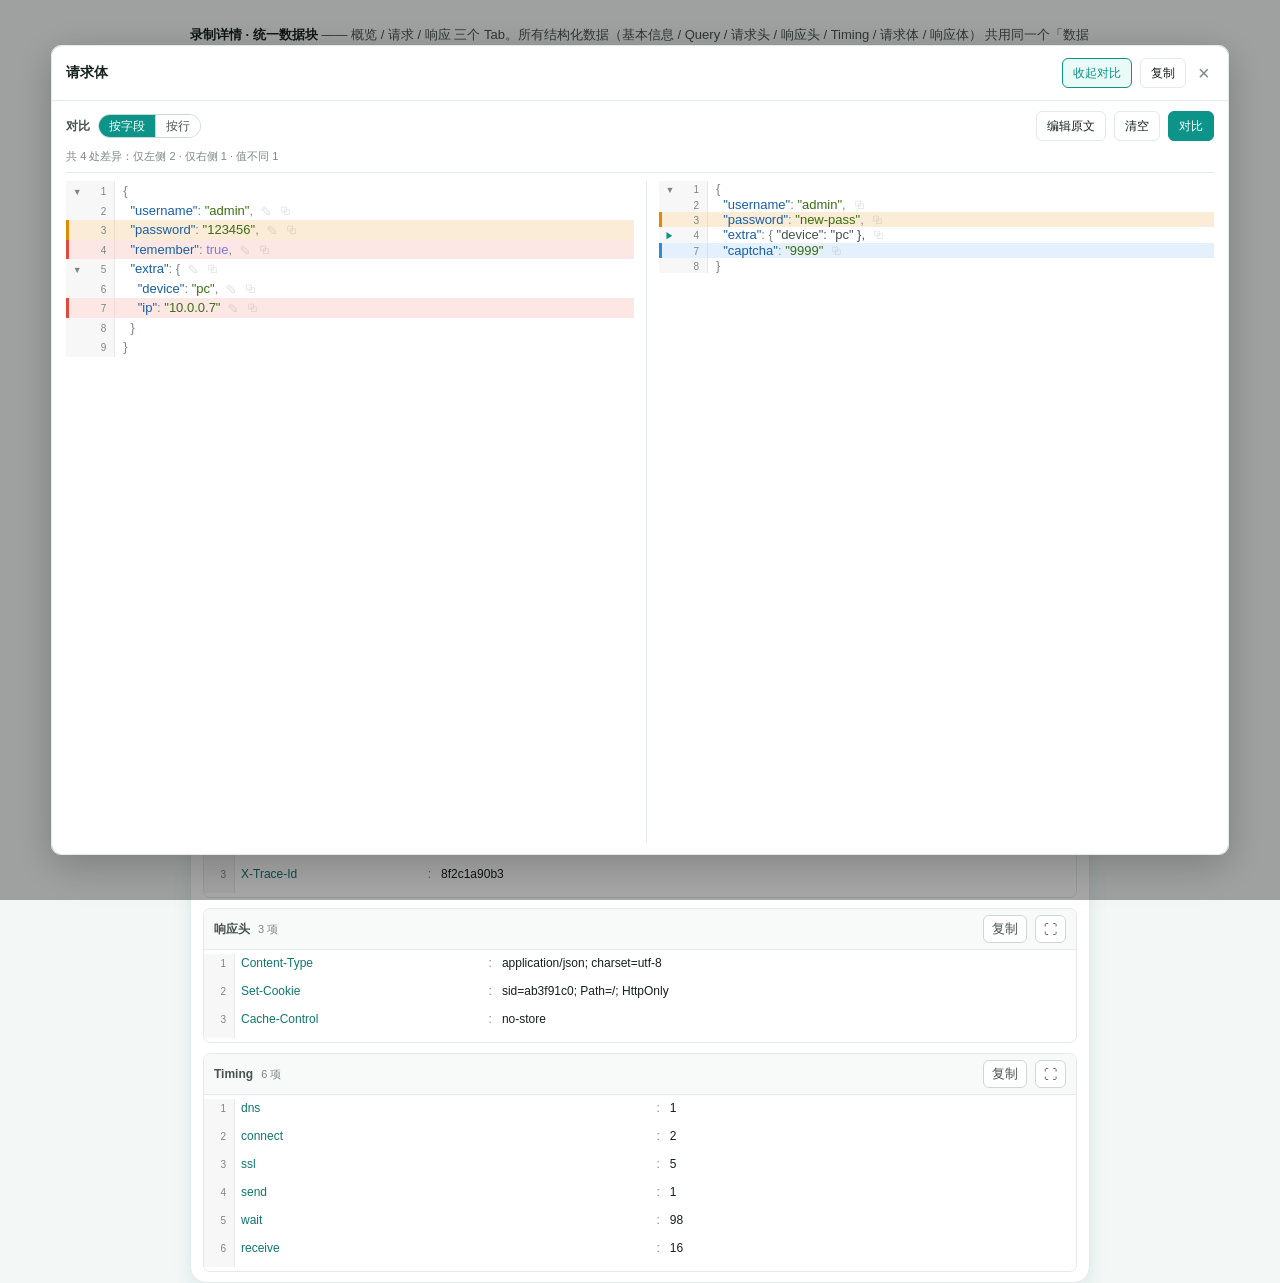
<file: design/detail-preview.html>
<!DOCTYPE html>
<html lang="zh-CN">
<head>
<meta charset="UTF-8" />
<title>录制详情 · 统一数据块预览</title>
<style>
:root {
  /* ---- 浅色 + 青绿（Teal）设计系统 ---- */
  --bg: #f3f7f6;
  --surface: #ffffff;
  --surface-2: #f7faf9;
  --panel: #ffffff;
  --border: #e4eae8;
  --border-strong: #cdd8d4;
  --text: #15201c;
  --text-2: #46534d;
  --muted: #7c8883;
  --accent: #0d9488;
  --accent-strong: #0f766e;
  --accent-soft: #d6f3ee;
  --surface-3: #eef2f1;
  --accent-soft-2: #eafaf7;
  --primary: #0d9488;          /* 主操作（青绿） */
  --primary-d: #0f766e;        /* 主操作·深（实心按钮底，白字 AA） */
  --green: #15a36b;
  --blue: #2f8be0;
  --orange: #e08a00;
  --red: #e2483b;
  --gray: #8a9099;
  --success: #15a36b;
  --warning: #e08a00;
  --danger: #e2483b;
  --info: #2f8be0;
  --code-bg: #f3f4f6;
  --row-hover: #eef6f4;
  /* 圆角 */
  --r-sm: 7px;
  --r: 11px;
  --r-lg: 16px;
  --r-pill: 999px;
  /* 阴影 */
  --sh-1: 0 1px 2px rgba(15, 118, 110, .06);
  --sh-2: 0 6px 18px rgba(15, 118, 110, .10);
  --sh-pop: 0 16px 48px rgba(15, 32, 28, .22);
  /* HTTP 方法色（软底 + 同色字） */
  --m-get: #15a36b;
  --m-post: #2f8be0;
  --m-put: #e08a00;
  --m-delete: #e2483b;
  --m-patch: #8b5cf6;
}

* { box-sizing: border-box; }
html, body { height: 100%; margin: 0; }
body {
  font-family: -apple-system, "Segoe UI", "Microsoft YaHei", Roboto, Helvetica, Arial, sans-serif;
  background: var(--bg);
  color: var(--text);
  font-size: 13px;
  display: flex;
  flex-direction: column;
  /* 全局允许选中/复制（含右侧详情、左侧 API 地址/路径）。
     适配 WebView2（Chromium 内核），需带 -webkit- 前缀。 */
  -webkit-user-select: text;
  -moz-user-select: text;
  user-select: text;
}

/* ---------- 工具栏 ---------- */
.toolbar, .subbar, .api-toolbar {
  display: flex;
  align-items: center;
  gap: 8px;
  padding: 8px 12px;
  background: var(--panel);
  border-bottom: 1px solid var(--border);
  flex-wrap: wrap;
  position: relative;
}
.subbar { gap: 12px; align-items: center; flex-wrap: wrap; }

/* 功能区分区：API 录制 / Mock 服务 各自独立成框，避免挤在一起 */
.zone {
  display: flex;
  align-items: center;
  gap: 10px;
  padding: 7px 14px;
  border: 1px solid var(--border);
  border-radius: 10px;
  background: var(--panel);
  flex-wrap: wrap;
}
.zone-api { flex: 1 1 480px; min-width: 0; }
.zone-mock {
  flex: 0 0 auto;
  margin-left: auto;
  border-color: rgba(224, 138, 0, .45);
  background: #fffaf0;
}
.zone .status { margin-left: 0; }
.zone-tag {
  font-size: 11px;
  font-weight: 700;
  letter-spacing: .5px;
  padding: 3px 9px;
  border-radius: 6px;
  color: #fff;
  white-space: nowrap;
}
.tag-api { background: var(--blue); }
.tag-mock { background: var(--orange); }
.brand { font-weight: 700; font-size: 15px; margin-right: 6px; white-space: nowrap; }
.field { display: flex; align-items: center; gap: 4px; color: var(--muted); }
.field > span { white-space: nowrap; }

.input, .select {
  height: 30px;
  border: 1px solid var(--border);
  border-radius: 6px;
  padding: 0 8px;
  background: #fff;
  color: var(--text);
  outline: none;
}
.input:focus, .select:focus { border-color: var(--primary); }
.input.grow { flex: 1; min-width: 180px; }
.input.hide { display: none; }

/* 搜索框：清空按钮 + 历史下拉 */
.search-wrap { position: relative; flex: 1; min-width: 180px; display: flex; align-items: center; }
.search-input { width: 100%; padding-right: 54px; }
.search-clear, .search-hist-btn {
  position: absolute;
  top: 50%;
  transform: translateY(-50%);
  height: 22px;
  min-width: 22px;
  padding: 0 4px;
  border: none;
  background: transparent;
  color: var(--muted);
  cursor: pointer;
  font-size: 16px;
  line-height: 22px;
  border-radius: 4px;
  display: flex;
  align-items: center;
  justify-content: center;
}
.search-clear { right: 30px; font-size: 18px; color: #b23b3b; }
.search-hist-btn { right: 4px; }
.search-hist-btn:hover, .search-clear:hover { background: rgba(0,0,0,.06); }
.search-hist-btn.has-history::after {
  content: "";
  position: absolute;
  top: 2px; right: 2px;
  width: 6px; height: 6px;
  border-radius: 50%;
  background: var(--orange);
}
.search-history {
  position: absolute;
  top: calc(100% + 4px);
  left: 0;
  right: 0;
  min-width: 220px;
  max-height: 320px;
  overflow-y: auto;
  background: #fff;
  border: 1px solid var(--border);
  border-radius: 8px;
  box-shadow: 0 6px 20px rgba(0,0,0,.14);
  z-index: 50;
  padding: 4px;
}
.hist-item {
  display: flex;
  align-items: center;
  gap: 6px;
  padding: 6px 8px;
  border-radius: 6px;
  cursor: pointer;
  font-size: 13px;
}
.hist-item:hover { background: var(--hover); }
.hist-text { flex: 1; overflow: hidden; text-overflow: ellipsis; white-space: nowrap; }
.hist-del {
  flex: 0 0 auto;
  color: var(--muted);
  font-size: 14px;
  padding: 0 4px;
  border-radius: 4px;
  opacity: 0;
}
.hist-item:hover .hist-del { opacity: 1; }
.hist-del:hover { color: #b23b3b; background: rgba(0,0,0,.06); }
.hist-empty { padding: 10px; color: var(--muted); font-size: 13px; text-align: center; }
.hist-clear {
  margin-top: 2px;
  padding: 6px 8px;
  text-align: center;
  color: var(--muted);
  font-size: 12px;
  border-top: 1px solid var(--border);
  cursor: pointer;
  border-radius: 0 0 6px 6px;
}
.hist-clear:hover { color: #b23b3b; }
.input-sm { width: 72px; height: 28px; padding: 0 6px; }
.mock-port { display: inline-flex; align-items: center; gap: 6px; font-size: 13px; color: var(--muted); }

.btn {
  height: 30px;
  padding: 0 12px;
  border: 1px solid var(--border);
  border-radius: 6px;
  background: #fff;
  color: var(--text);
  cursor: pointer;
  white-space: nowrap;
}
.btn:hover:not(:disabled) { background: #f0f2f5; }
.btn:disabled { opacity: .5; cursor: not-allowed; }
.btn-primary { background: var(--primary); border-color: var(--primary); color: #fff; }
.btn-primary:hover:not(:disabled) { background: var(--primary-d); }

/* 关联文件提示（打开后可覆盖保存） */
.source-hint {
  font-size: 11px;
  color: var(--muted);
  white-space: nowrap;
  overflow: hidden;
  text-overflow: ellipsis;
  max-width: 260px;
}
.source-hint.on {
  color: #854F0B;
  background: #FBF3D9;
  border: 1px solid #EFD58A;
  border-radius: 4px;
  padding: 2px 8px;
}

.status {
  margin-left: auto;
  padding: 3px 10px;
  border-radius: 12px;
  font-weight: 600;
  font-size: 12px;
  white-space: nowrap;
}

/* 红绿灯式状态指示灯：圆点颜色跟随状态类（idle 灰 / recording 绿 / launching 橙 / error 红） */
.status::before {
  content: "";
  display: inline-block;
  width: 8px;
  height: 8px;
  margin-right: 6px;
  border-radius: 50%;
  background: currentColor;
  box-shadow: 0 0 6px currentColor;
  vertical-align: middle;
}

/* 头部状态组：API 录制状态 + Mock 状态并排，用分隔线与彩色标签区分 */
.status-group {
  margin-left: auto;
  display: flex;
  align-items: center;
  gap: 8px;
}
.sg-item { display: flex; align-items: center; gap: 6px; }
.sg-tag {
  font-size: 10px;
  font-weight: 700;
  letter-spacing: .5px;
  padding: 2px 6px;
  border-radius: 4px;
  color: #fff;
}
.sg-sep { width: 1px; height: 18px; background: var(--border); margin: 0 2px; }
.status-group .status {
  margin-left: 0;
}
.status-idle { background: #eef0f3; color: var(--muted); }
.status-launching { background: #fff3d6; color: var(--orange); }
.status-recording { background: #e3f6ea; color: var(--green); }
.status-stopping { background: #fff3d6; color: var(--orange); }
.status-error { background: #fde4e4; color: var(--red); }

.check { display: flex; align-items: center; gap: 4px; color: var(--muted); cursor: pointer; }
.stats { color: var(--muted); white-space: nowrap; margin-left: auto; }

/* ---------- 主区域 ---------- */
.main { flex: 1; display: flex; min-height: 0; }
.tree {
  flex: 1;
  overflow: auto;
  padding: 8px 6px 40px;
}
.detail {
  width: 46%;
  min-width: 320px;
  max-width: 720px;
  border-left: 1px solid var(--border);
  background: var(--panel);
  overflow: auto;
  padding: 0;
}
.empty { color: var(--muted); padding: 24px; text-align: center; }

/* ---------- 树 ---------- */
/* 默认整棵树都允许选中/复制（方便复制 API 地址、路径、状态码等）。
   仅「可点击折叠」的域名行/主机行禁止选中，避免点击折叠时误选中文字。 */
.domain-row, .host-row {
  -webkit-user-select: none;
  -moz-user-select: none;
  user-select: none;
}
.row {
  display: flex;
  align-items: center;
  gap: 6px;
  padding: 3px 6px;
  border-radius: 5px;
  cursor: pointer;
  white-space: nowrap;
}
.row:hover { background: var(--row-hover); }
.caret { width: 12px; color: var(--muted); display: inline-block; text-align: center; }
.domain-name { font-weight: 700; }
.host-name { color: #3a4250; }
.path-text { color: var(--muted); overflow: hidden; text-overflow: ellipsis; flex: 1; }
.badge {
  font-size: 11px;
  color: var(--muted);
  background: #eef0f3;
  border-radius: 10px;
  padding: 0 7px;
  white-space: nowrap;
}
.size { color: var(--muted); font-size: 11px; margin-left: auto; }

.children { margin-left: 14px; border-left: 1px dashed var(--border); padding-left: 4px; }
.children.hidden { display: none; }

.req-row { gap: 8px; position: relative; padding-right: 24px; }
.req-row.active { background: var(--row-hover); outline: 1px solid var(--primary); }

/* 请求行删除按钮：hover 行时出现 */
.req-del {
  position: absolute;
  right: 4px;
  top: 50%;
  transform: translateY(-50%);
  opacity: 0;
  cursor: pointer;
  color: var(--red);
  font-size: 14px;
  line-height: 1;
  padding: 1px 5px;
  border-radius: 4px;
  -webkit-user-select: none;
  -moz-user-select: none;
  user-select: none;
}
.req-row:hover .req-del { opacity: .85; }
.req-del:hover { opacity: 1 !important; background: #fde8e8; }

/* 方法徽标 */
.m { font-size: 10px; font-weight: 700; padding: 1px 5px; border-radius: 4px; color: #fff; min-width: 42px; text-align: center; }
.m-GET { background: var(--blue); }
.m-POST { background: var(--green); }
.m-PUT { background: var(--orange); }
.m-DELETE { background: var(--red); }
.m-PATCH { background: #8a4fff; }
.m-HEAD, .m-OPTIONS, .m-OTHER { background: var(--gray); }

/* 状态码 */
.s { font-size: 11px; font-weight: 600; min-width: 34px; text-align: center; }
.s-2 { color: var(--green); }
.s-3 { color: var(--blue); }
.s-4 { color: var(--orange); }
.s-5 { color: var(--red); }
.s-fail { color: var(--gray); }

.t-type { font-size: 10px; color: var(--muted); border: 1px solid var(--border); border-radius: 4px; padding: 0 4px; }
.dur { font-size: 11px; color: var(--muted); }

/* ---------- 详情 ---------- */
.detail-head { display: flex; flex-wrap: wrap; align-items: center; gap: 8px; padding: 10px 12px; border-bottom: 1px solid var(--border); }
.detail-title { font-weight: 700; word-break: break-all; flex: 1 1 auto; min-width: 200px; }
.detail-meta { color: var(--muted); margin-top: 4px; font-size: 12px; width: 100%; }
.detail-tabs { display: flex; gap: 2px; padding: 6px 8px 0; border-bottom: 1px solid var(--border); flex-wrap: wrap; }
.tab { padding: 5px 10px; cursor: pointer; border: 1px solid transparent; border-bottom: none; border-radius: 6px 6px 0 0; color: var(--muted); }
.tab.active { background: var(--code-bg); color: var(--text); font-weight: 600; }
.detail-body { padding: 10px 12px; }
/* WebView2 下 body 的 user-select 不一定继承到 pre/code/json 树，
   显式声明保证详情区文本可以选中复制 */
.detail, .detail-body, pre.code, .jtree, .jtree .jline, .json-viewer, .json-code {
  -webkit-user-select: text;
  -moz-user-select: text;
  user-select: text;
}
/* 详情页 JSON 区同样带行号 gutter + 复制，限制高度避免撑坏 */
.detail-body .code-wrap { max-height: 60vh; overflow: auto; }
.kv { width: 100%; border-collapse: collapse; font-size: 12px; }
.kv td { padding: 3px 6px; border-bottom: 1px solid var(--border); vertical-align: top; word-break: break-all; }
.kv td.k { color: var(--muted); white-space: nowrap; width: 1%; }
pre.code {
  background: var(--code-bg);
  border: 1px solid var(--border);
  border-radius: 6px;
  padding: 10px;
  overflow: auto;
  max-height: 60vh;
  font-family: "SF Mono", Consolas, "Courier New", monospace;
  font-size: 12px;
  line-height: 1.5;
  white-space: pre-wrap;
  word-break: break-all;
}
/* 代码块右上角的「复制 / 最大化」按钮组：浮在块上方，点击即操作 */
.code-wrap { position: relative; }
.code-tools {
  position: absolute; top: 6px; right: 6px; z-index: 3;
  display: flex; gap: 6px;
  -webkit-user-select: none; -moz-user-select: none; user-select: none;
}
.code-copy, .code-max {
  position: static; opacity: .9;
}
.code-copy:hover, .code-max:hover { opacity: 1; }
.note { color: var(--muted); padding: 8px 0; }

/* 筛选命中高亮：黄色底 + 加粗，让「数据过滤」时一眼看到命中位置 */
mark.hl {
  background: #FFE08A;
  color: inherit;
  border-radius: 2px;
  padding: 0 1px;
  font-weight: 600;
  box-shadow: 0 0 0 1px rgba(224,138,0,.35);
}

/* ---------- 标记（记录级备注 + 标签）---------- */
.mark-ic { font-size: 11px; color: #854F0B; }

/* 请求行内显示用户标记：备注摘要 + 标签徽章（靠右显示） */
.row-mark { display: inline-flex; gap: 4px; align-items: center; flex-shrink: 0; max-width: 380px; overflow: hidden; margin-left: auto; }
.row-mark-note {
  color: #854F0B;
  font-size: 11px;
  background: #FBF3D9;
  border: 1px solid #EFD58A;
  border-radius: 3px;
  padding: 0 6px;
  max-width: 200px;
  overflow: hidden;
  text-overflow: ellipsis;
  white-space: nowrap;
}
.row-tag {
  color: #185FA5;
  font-size: 10px;
  background: #E6F1FB;
  border: 1px solid #B5D4F4;
  border-radius: 3px;
  padding: 0 6px;
  white-space: nowrap;
}
.mark-editor {
  border: 1px dashed var(--border);
  border-radius: 8px;
  padding: 10px;
  background: var(--bg);
}
.mark-title { font-weight: 700; font-size: 12px; margin-bottom: 8px; color: var(--text); }
.mark-tags-input { width: 100%; height: 28px; margin-bottom: 6px; box-sizing: border-box; }
.mark-note {
  width: 100%; min-height: 54px; box-sizing: border-box;
  border: 1px solid var(--border); border-radius: 6px; padding: 6px 8px;
  font-family: inherit; font-size: 12px; resize: vertical;
}
.mark-actions { margin-top: 8px; display: flex; align-items: center; gap: 10px; }
.mark-has { color: #854F0B; font-size: 12px; }

/* ---------- 字段级注释：JSON 树（带 VS Code 风格 gutter） ---------- */
.jtree {
  background: var(--code-bg);
  border: 1px solid var(--border);
  border-radius: 6px;
  padding: 10px 10px 10px 0;
  overflow: auto;
  max-height: 60vh;
  font-family: "SF Mono", Consolas, "Courier New", monospace;
  font-size: 12px;
  line-height: 1.6;
  white-space: pre-wrap;
  word-break: break-all;
  counter-reset: jline;
}
.jind { padding-left: 18px; }
.jtree .jline {
  position: relative;
  padding-left: 44px;
}
.jtree .jline::before {
  counter-increment: jline;
  content: counter(jline);
  position: absolute;
  left: 0;
  top: 0;
  width: 38px;
  height: 100%;
  padding: 0 6px 0 0;
  text-align: right;
  color: var(--muted);
  font-size: 10px;
  line-height: inherit;
  background: rgba(0,0,0,.03);
  border-right: 1px solid rgba(0,0,0,.06);
  -webkit-user-select: none;
  -moz-user-select: none;
  user-select: none;
  pointer-events: none;
}

/* ---------- JSON 树折叠 ---------- */
.jtree-toolbar { display: flex; align-items: center; gap: 6px; margin-bottom: 6px; }
.jtree-toolbar .btn-mini { opacity: .85; }
.jtree-toolbar .btn-mini:hover { opacity: 1; }
.jtree-toolbar .code-copy { position: static; margin-left: auto; opacity: .85; }
.jnode { }
.j-open, .j-close { cursor: pointer; }
.j-toggle {
  position: absolute;
  left: 6px;
  top: 1px;
  width: 13px;
  color: var(--muted); font-size: 10px; line-height: 1;
  -webkit-user-select: none; -moz-user-select: none; user-select: none;
  transition: transform .12s ease;
}
.j-open:hover, .j-close:hover { background: rgba(0,0,0,.05); }
.j-preview { display: none; color: var(--muted); font-style: italic; margin-left: 2px; }
/* 节点级「复制」按钮：悬停行/值时出现，点 ⧉ 复制该节点 JSON */
.j-copy-btn {
  margin-left: 5px;
  opacity: 0;
  cursor: pointer;
  color: #185FA5;
  font-size: 11px;
  -webkit-user-select: none;
  -moz-user-select: none;
  user-select: none;
  pointer-events: none;
}
.jline:hover .j-copy-btn, .jval:hover .j-copy-btn { opacity: .85; pointer-events: auto; }
.j-copy-btn:hover { opacity: 1 !important; pointer-events: auto; }
/* 折叠态：旋转箭头、隐藏子节点与收尾括号、显示预览 */
.jnode.collapsed > .j-open .j-toggle { transform: rotate(-90deg); }
.jnode.collapsed > .j-open .j-preview { display: inline; }
.jnode.collapsed > .jind,
.jnode.collapsed > .j-close { display: none; }

.jline:hover { background: rgba(0,0,0,.035); }
.j-annotated { /* 行级标记类，视觉指示交给 j-note-txt 自身黄底 */ }
.j-key { color: #185FA5; }
.j-string { color: #3B6D11; }
.j-number { color: #BA7517; }
.j-boolean { color: #7F77DD; }
.j-null { color: #B4B2A9; }
.j-punc { color: var(--muted); }
.j-note-btn {
  margin-left: 6px;
  opacity: 0;
  cursor: pointer;
  color: #854F0B;
  font-size: 11px;
  -webkit-user-select: none;
  -moz-user-select: none;
  user-select: none;
  /* 默认不参与鼠标事件，避免半透明图标挡住相邻数字的选中文本；
     悬停行/值时再响应点击 */
  pointer-events: none;
}
.jline:hover .j-note-btn { opacity: .8; pointer-events: auto; }
.jval:hover .j-note-btn { opacity: .8; pointer-events: auto; }
.j-note-btn:hover { opacity: 1 !important; pointer-events: auto; }
.j-note-txt {
  color: #854F0B;
  font-style: italic;
  font-size: 11px;
  background: #FBF3D9;
  border: 1px solid #EFD58A;
  border-radius: 3px;
  padding: 0 4px;
}

/* ---------- 脱敏规则面板 ---------- */
.hide { display: none !important; }

/* 隐藏的文件选择框：必须可点击（不能 display:none），否则 WebView2/Chromium 下
   input.click() 无法唤起系统文件对话框。用绝对定位移到视口外 + 透明来实现隐藏。 */
.file-input-hidden {
  position: fixed;
  top: -10000px;
  left: -10000px;
  width: 1px;
  height: 1px;
  opacity: 0;
  overflow: hidden;
}
.btn-mini { height: 28px; padding: 0 8px; border: 1px solid var(--border); border-radius: 6px; background: #fff; color: var(--text); cursor: pointer; }
.btn-mini:hover { background: #f0f2f5; }
.mask-panel {
  position: absolute; top: 100%; right: 12px; margin-top: 6px; z-index: 50;
  background: var(--panel); border: 1px solid var(--border); border-radius: 8px;
  box-shadow: 0 6px 20px rgba(0,0,0,.12); padding: 12px; width: 240px;
}
.mask-title { font-weight: 700; margin-bottom: 8px; }
.mask-subtitle { font-size: 12px; color: var(--text); margin-bottom: 6px; font-weight: 600; }
.mask-row { display: flex; align-items: center; gap: 6px; margin-bottom: 8px; }
.mask-row input { flex: 1; height: 28px; border: 1px solid var(--border); border-radius: 6px; padding: 0 8px; }
.mask-hint { color: var(--muted); font-size: 11px; margin-bottom: 8px; line-height: 1.4; }
.mask-divider { border-top: 1px dashed var(--border); margin: 4px 0 10px; }
.mask-section { margin-bottom: 4px; }
.mask-btn-row { display: flex; gap: 8px; margin-top: 8px; flex-wrap: wrap; }
.mask-section .status { display: inline-block; margin-bottom: 2px; }

/* ---------- 导出 / Mock 弹窗 ---------- */
.modal-mask {
  position: fixed; inset: 0; z-index: 100;
  background: rgba(0,0,0,.35);
  display: flex; align-items: center; justify-content: center;
}
.modal {
  background: var(--panel); border: 1px solid var(--border); border-radius: 10px;
  box-shadow: 0 10px 40px rgba(0,0,0,.22);
  width: 380px; max-width: 92vw; max-height: 88vh; overflow: auto; padding-bottom: 14px;
}
.modal-head {
  display: flex; align-items: center; justify-content: space-between;
  padding: 12px 14px; border-bottom: 1px solid var(--border);
}
.modal-title { font-weight: 700; font-size: 14px; }
.modal-close { border: none; background: transparent; font-size: 20px; line-height: 1; cursor: pointer; color: var(--muted); padding: 0 4px; }
.modal-close:hover { color: var(--text); }
.modal-section { padding: 12px 14px; }
.modal-subtitle { font-size: 12px; font-weight: 600; margin-bottom: 8px; }
.modal-divider { border-top: 1px dashed var(--border); margin: 2px 0; }
.radio-row { display: flex; gap: 16px; margin-bottom: 12px; }
.radio { display: flex; align-items: center; gap: 4px; cursor: pointer; }
.modal-btn-row { display: flex; gap: 8px; margin-top: 8px; flex-wrap: wrap; }
.modal-mock-status { margin-left: 0; display: inline-block; margin-bottom: 2px; }
.modal-wide { width: 620px; max-width: 94vw; }

/* ---- Mock 接口列表 / 快速测试 ---- */
.muted { color: var(--muted); font-weight: 400; }
.mock-apis-bar { display: flex; align-items: center; justify-content: space-between; gap: 12px; margin-bottom: 10px; }
.mock-apis-url { font-size: 12px; color: var(--muted); }
.mock-apis-url a { color: var(--primary); text-decoration: none; word-break: break-all; }
.mock-apis-url a:hover { text-decoration: underline; }
/* .mock-api-list 高度在下方 .mock-dash 规则中统一定义为 flex:1 占满剩余高度 */
.mock-api-empty { padding: 16px; color: var(--muted); text-align: center; }
/* Mock 接口卡片：头部一行 meta + 操作，主体默认折叠，展开后上下显示格式化请求/返回体 */
.mock-api-card {
  background: var(--panel);
  border-bottom: 1px solid var(--border);
}
.mock-api-card:last-child { border-bottom: none; }
.mock-api-card.pinned { background: #fff7e6; box-shadow: inset 3px 0 0 #e08a00; }
.mock-api-card-head {
  display: flex; align-items: center; justify-content: space-between; gap: 10px;
  padding: 8px 10px;
  cursor: pointer;
  transition: background .08s ease;
}
.mock-api-card-head:hover { background: rgba(0,0,0,.03); }
.mock-api-card-meta {
  display: flex; align-items: center; gap: 8px;
  min-width: 0; flex: 1 1 auto;
  overflow: hidden;
}
.mock-api-card-path {
  font-family: ui-monospace, "SFMono-Regular", Consolas, monospace;
  font-size: 12px; font-weight: 600;
  flex: 0 1 auto; min-width: 80px;
  overflow: hidden; text-overflow: ellipsis; white-space: nowrap;
}
.mock-api-card-query {
  font-family: ui-monospace, "SFMono-Regular", Consolas, monospace;
  font-size: 11px; color: var(--muted);
  flex: 1 1 auto; min-width: 60px;
  overflow: hidden; text-overflow: ellipsis; white-space: nowrap;
}
.mock-api-card-ops {
  display: flex; align-items: center; gap: 6px;
  flex: 0 0 auto;
}
.mock-api-card-ops .row-mark { margin-left: 0; max-width: 160px; }
.mock-expand-toggle {
  font-size: 11px; color: var(--muted);
  padding: 2px 4px; cursor: pointer;
  user-select: none;
}
.mock-api-card-body {
  padding: 0 10px 10px;
  border-top: 1px dashed var(--border);
  max-height: 320px;
  overflow: auto;
}
/* 上下两行：请求体 / 返回体，各占满行宽，长 JSON 横向铺开更易读 */
.mock-api-bodies {
  display: flex;
  flex-direction: column;
  gap: 10px;
  margin-top: 10px;
}
.mock-card-section {
  min-width: 0;
}
.mock-card-section-title {
  display: flex; align-items: center; justify-content: space-between; gap: 8px;
  font-size: 11px; font-weight: 700; color: var(--muted);
  margin-bottom: 4px; letter-spacing: .3px;
}
.mock-card-max {
  font-size: 11px; line-height: 1; padding: 1px 6px; margin: 0;
  background: var(--surface); border: 1px solid var(--border-strong); color: var(--text-2);
}
.mock-card-max:hover { border-color: var(--accent); color: var(--accent); }
.mock-card-summary {
  font-family: ui-monospace, "SFMono-Regular", Consolas, monospace;
  font-size: 11px;
  padding: 5px 8px; border-radius: 4px;
  cursor: pointer;
  overflow: hidden; text-overflow: ellipsis; white-space: nowrap;
  transition: outline .08s ease;
}
.mock-card-summary:hover { outline: 1px solid var(--primary); }
.mock-card-summary.expanded {
  outline: 1px solid var(--primary);
  white-space: pre-wrap; word-break: break-all;
  border-radius: 4px 4px 0 0;
}
.mock-req-section .mock-card-summary { background: #eef3fb; color: #2b3a55; }
.mock-res-section .mock-card-summary { background: var(--code-bg); color: var(--text); }
.mock-card-code {
  margin: 0;
  border-radius: 0 0 4px 4px;
  font-family: ui-monospace, "SFMono-Regular", Consolas, monospace;
  font-size: 11px; line-height: 1.45;
  max-height: 300px; overflow: auto;
}
.mock-req-section .mock-card-code { background: #eef3fb; color: #2b3a55; }
.mock-res-section .mock-card-code { background: var(--code-bg); color: var(--text); }

/* JSON viewer：左侧 gutter 行号 + 折叠按钮 */
.json-viewer { display: table; width: 100%; }
.json-empty { padding: 8px; color: var(--muted); font-style: italic; }
.json-line {
  display: table-row;
}
.json-line.fold-hidden { display: none; }
.json-gutter {
  display: table-cell;
  width: 1px;
  white-space: nowrap;
  padding: 0 8px 0 4px;
  text-align: right;
  user-select: none;
  background: rgba(0,0,0,.03);
  border-right: 1px solid rgba(0,0,0,.06);
}
.json-lineno {
  color: var(--muted);
  font-size: 10px;
  min-width: 18px;
  display: inline-block;
}
.json-fold {
  display: inline-block;
  width: 14px; height: 14px;
  line-height: 14px; text-align: center;
  font-size: 9px; color: var(--muted);
  cursor: pointer;
  border-radius: 3px;
  margin-right: 4px;
}
.json-fold:hover { background: rgba(0,0,0,.08); color: var(--text); }
.json-fold.collapsed { color: var(--primary); }
.json-collapsed-preview { display: none; }
.json-line.fold-collapsed .json-collapsed-preview { display: inline; color: var(--text-2); }
.json-line.fold-collapsed .json-code { white-space: pre-wrap; }
.json-code {
  display: table-cell;
  padding: 0 8px;
  white-space: pre;
  word-break: normal;
  overflow-wrap: normal;
}
/* 字段级注释（✎）：默认淡显，悬停该行时高亮 */
.j-ann-btn, .j-copy-btn {
  cursor: pointer; color: var(--muted);
  margin-left: 8px; font-size: 11px;
  opacity: .25; transition: opacity .1s ease, color .1s ease;
  -webkit-user-select: none; -moz-user-select: none; user-select: none;
}
.json-line:hover .j-ann-btn, .json-line:hover .j-copy-btn { opacity: 1; color: var(--primary); pointer-events: auto; }
.j-ann-txt {
  color: #b8860b; margin-left: 6px;
  font-style: italic; font-size: 11px;
}
.json-line.j-annotated .json-code { background: rgba(184,134,11,.10); }

/* 按 API（method+path）分组展示 */
.mock-group { border-bottom: 1px solid var(--border); }
.mock-group:last-child { border-bottom: none; }
.mock-group-head {
  display: flex; align-items: center; gap: 8px;
  padding: 6px 10px; background: var(--panel);
  position: sticky; top: 0; z-index: 1; font-weight: 600;
  border-bottom: 1px solid var(--border);
}
.mock-group-path {
  font-family: ui-monospace, "SFMono-Regular", Consolas, monospace;
  font-size: 12px; flex: 1 1 auto; min-width: 0;
  overflow: hidden; text-overflow: ellipsis; white-space: nowrap;
}
.mock-group-count { font-size: 11px; color: var(--muted); white-space: nowrap; }
.method-badge {
  font-size: 11px; font-weight: 700; text-align: center; border-radius: 4px; padding: 2px 0; color: #fff;
}
.m-GET { background: #1f9d55; }
.m-POST { background: #2f6bff; }
.m-PUT { background: #e08a00; }
.m-DELETE { background: #e23b3b; }
.m-PATCH { background: #8b5cf6; }
.m-HEAD, .m-OPTIONS { background: #8a9099; }
.resp-badge {
  font-size: 11px; font-weight: 600; padding: 1px 7px; border-radius: 10px;
  background: #eef0f3; color: var(--muted);
}
.pin-badge {
  font-size: 11px; font-weight: 600; padding: 1px 7px; border-radius: 10px;
  background: #ffe08a; color: #854F0B; white-space: nowrap;
}
.btn-sm { padding: 3px 10px; font-size: 12px; }
/* 导出结果 toast：固定在顶部居中，展示落盘的绝对路径并提供打开/复制 */
.export-toast {
  position: fixed; top: 14px; left: 50%; transform: translateX(-50%);
  z-index: 2000; display: flex; align-items: center; gap: 8px;
  max-width: 90vw; padding: 10px 12px; border-radius: 8px;
  background: var(--bg, #fff); color: var(--text, #1f2329);
  border: 1px solid var(--border, #e3e6ea);
  box-shadow: 0 6px 20px rgba(0,0,0,.15); font-size: 13px;
}
.export-toast.hide { display: none !important; }
.export-toast-msg { overflow: hidden; text-overflow: ellipsis; white-space: nowrap; }
.export-toast-msg code {
  font-family: ui-monospace, "SFMono-Regular", Consolas, monospace;
  background: var(--code-bg, #f3f4f6); padding: 1px 5px; border-radius: 4px;
}
.mock-api-result {
  flex: 1 1 100%;
  margin: 8px 0 2px; padding: 8px 10px;
  background: var(--code-bg); border-radius: 6px;
  font-family: ui-monospace, "SFMono-Regular", Consolas, monospace;
  font-size: 11px; white-space: pre-wrap; word-break: break-all; max-height: 280px; overflow: auto;
  border-top: 1px dashed var(--border);
}
.mock-api-result.ok { border-left: 3px solid var(--green); }
.mock-api-result.err { border-left: 3px solid var(--red); }
/* ---- Mock 处理记录（收到的请求 + 返回数据）---- */
.mock-logs { flex: 1; display: flex; flex-direction: column; min-width: 0; padding: 12px; gap: 10px; }
.mock-log-list { flex: 1; overflow: auto; border: 1px solid var(--border); border-radius: 8px; min-height: 0; }
.mock-log-row {
  display: flex; align-items: center; gap: 8px;
  padding: 7px 10px; border-bottom: 1px solid var(--border);
  cursor: pointer;
}
.mock-log-row:last-child { border-bottom: none; }
.mock-log-row:hover { background: var(--row-hover); }
.log-ts { font-size: 11px; color: var(--muted); white-space: nowrap; width: 64px; }
.badge.miss { background: #FCEBEB; color: #A32D2D; }
.miss-reason { font-size: 11px; color: #A32D2D; overflow: hidden; text-overflow: ellipsis; white-space: nowrap; max-width: 240px; }
.mock-log-miss {
  background: #FCEBEB; color: #A32D2D; border-radius: 6px;
  padding: 8px 10px; margin-bottom: 10px; font-size: 12px; line-height: 1.5; word-break: break-all;
}

/* 处理记录详情弹窗 */
.modal-lg { width: 760px; max-width: 94vw; }
.modal-body { padding: 12px 14px; max-height: 72vh; overflow: auto; }

/* JSON / 键值对 最大化查看弹窗：大尺寸，viewer 全尺寸可滚动 */
#jsonMaxModal .modal { width: 92vw; max-width: 1200px; max-height: 90vh; }
#jsonMaxModal .modal-head { gap: 8px; }
#jsonMaxModal .modal-body { max-height: 82vh; overflow: auto; padding: 10px 14px; }
#jsonMaxModal .modal-body.json-max-body { max-height: none; overflow: hidden; }
#jsonMaxBody { font-size: 13px; line-height: 1.5; }
#jsonMaxBody .json-viewer, #jsonMaxBody .kv-viewer { width: 100%; }

/* 最大化弹窗 · git-diff 式对比：顶部共享工具栏 + 左右等高两栏，滚动联动 */
/* 左侧原 JSON，右侧对比结果（默认收起）；两栏等高，滚动时同步 */
#jsonMaxCompareBtn.is-active { border-color: var(--accent); color: var(--accent); background: var(--accent-soft-2); }
.json-max-body { display: flex; flex-direction: column; gap: 8px; align-items: stretch; height: calc(90vh - 58px); max-height: 82vh; overflow: hidden; }
.json-max-bar { flex: 0 0 auto; display: flex; align-items: center; gap: 8px; flex-wrap: wrap; border-bottom: 1px solid var(--border); padding-bottom: 8px; }
.json-max-cols { flex: 1 1 auto; min-height: 0; display: flex; gap: 12px; align-items: stretch; }
.json-max-main { flex: 1 1 50%; min-width: 0; min-height: 0; overflow: auto; }
.json-max-compare {
  flex: 1 1 50%; min-width: 0; min-height: 0; overflow: hidden;
  display: flex; flex-direction: column;
  border-left: 1px solid var(--border); padding-left: 12px;
}
.json-max-compare-head { display: flex; align-items: center; gap: 8px; flex-wrap: wrap; }
.jmc-title { font-size: 12px; font-weight: 600; color: var(--text-2); }
.jm-mode-group {
  display: inline-flex; overflow: hidden;
  border: 1px solid var(--border-strong); border-radius: var(--r-pill);
}
.jm-mode {
  height: 22px; padding: 0 10px; cursor: pointer; border: none;
  background: var(--surface); color: var(--text-2); font-size: 11.5px;
}
.jm-mode + .jm-mode { border-left: 1px solid var(--border-strong); }
.jm-mode:hover { color: var(--accent); }
.jm-mode.is-active { background: var(--primary); color: #fff; }
.jmc-stat { font-size: 11px; color: var(--muted); }
.json-max-bar .jmc-stat { flex-basis: 100%; }
.jmc-stat.ok { color: var(--accent-strong); }
.jmc-stat.warn { color: var(--warning); }
.json-max-compare-body { flex: 1 1 auto; min-height: 0; display: flex; flex-direction: column; overflow: auto; }
.json-max-compare-input {
  flex: 1 1 auto; min-height: 0; width: 100%; box-sizing: border-box; resize: none;
  border: 1px solid var(--border); border-radius: var(--r-sm);
  padding: 8px 10px; font-family: ui-monospace, "SFMono-Regular", Consolas, monospace;
  font-size: 12px; line-height: 1.5; color: var(--text); background: var(--code-bg);
}
.json-max-compare-view { flex: 1 1 auto; min-height: 0; overflow: auto; }
.json-max-compare-view .json-viewer { width: 100%; }

/* 差异高亮：直接落在 JSON 区的行上（左/右各自标记） */
.json-line.diff-add .json-gutter, .json-line.diff-add .json-code { background: rgba(47,139,224,.13); }
.json-line.diff-del .json-gutter, .json-line.diff-del .json-code { background: rgba(226,72,59,.13); }
.json-line.diff-mod .json-gutter, .json-line.diff-mod .json-code { background: rgba(224,138,0,.16); }
.json-line.diff-add .json-gutter { border-left: 3px solid var(--info); padding-left: 1px; }
.json-line.diff-del .json-gutter { border-left: 3px solid var(--danger); padding-left: 1px; }
.json-line.diff-mod .json-gutter { border-left: 3px solid var(--warning); padding-left: 1px; }

/* 标签编辑器：固定在详情顶部，仅标签，紧凑 */
.detail-tags {
  background: var(--panel);
  border-bottom: 1px solid var(--border);
  padding: 6px 14px;
}
.tags-bar {
  display: flex; align-items: center; gap: 8px;
}
.tags-label {
  font-size: 12px; font-weight: 600; color: var(--muted); white-space: nowrap;
}
.tags-input {
  flex: 1 1 auto; min-width: 0;
  height: 28px; padding: 0 8px;
  font-size: 12px;
}

/* 编辑请求 / 编辑响应弹窗（造数据） */
.edit-req-url, .edit-req-headers, .edit-req-body, .edit-res-headers, .edit-res-body {
  width: 100%; box-sizing: border-box; border: 1px solid var(--border);
  border-radius: 6px; padding: 8px 10px; font-family: ui-monospace, "SFMono-Regular", Consolas, monospace;
  font-size: 12px; line-height: 1.5; color: var(--text); background: var(--code-bg); resize: vertical;
  margin-bottom: 12px;
}
.edit-req-url { min-height: 38px; }
.edit-req-headers, .edit-res-headers { min-height: 110px; }
.edit-req-body, .edit-res-body { min-height: 150px; }
.edit-res-status-row { display: flex; gap: 8px; margin-bottom: 12px; }
.edit-res-status-row .input { flex: 1 1 auto; min-width: 0; }
.edit-res-status-row .edit-res-status { flex: 0 0 88px; }

/* JSON 编辑区：与详情页同一套 JSON 组件（预览）+ 原文编辑 双模式 */
.json-edit {
  border: 1px solid var(--border); border-radius: var(--r-sm);
  background: var(--surface); overflow: hidden; margin-bottom: 12px;
}
.json-edit-bar {
  display: flex; align-items: center; gap: 6px;
  padding: 6px 8px; background: var(--surface-2);
  border-bottom: 1px solid var(--border);
}
.je-mode {
  height: 24px; padding: 0 12px; cursor: pointer;
  border: 1px solid var(--border-strong); border-radius: var(--r-pill);
  background: var(--surface); color: var(--text-2); font-size: 12px;
}
.je-mode:hover { border-color: var(--accent); color: var(--accent); }
.je-mode.is-active { background: var(--primary); border-color: var(--primary); color: #fff; }
.je-hint { margin-left: auto; font-size: 11px; color: var(--muted); }
.json-edit-preview { max-height: 340px; overflow: auto; }
.json-edit-preview .code-wrap { margin: 0; }
.json-edit-preview .json-viewer { border-radius: 0; }
.json-edit textarea { border: none; border-radius: 0; margin: 0; min-height: 180px; }
.json-edit textarea:focus { outline: none; }
.json-edit-empty { padding: 12px; color: var(--muted); font-size: 12px; font-style: italic; }
.modal-tip { font-weight: 400; color: var(--muted); font-size: 11px; margin-left: 6px; }
.modal-error { color: #A32D2D; font-size: 12px; min-height: 16px; margin: -4px 0 8px; }
.modal-actions { display: flex; gap: 8px; }
.url-cell .btn-mini { margin-left: 6px; vertical-align: middle; }
.detail-title .btn-mini { margin-left: 6px; vertical-align: middle; }
.mock-log-sec { margin-bottom: 14px; }
.mock-log-sec-title { font-weight: 700; margin-bottom: 6px; padding-bottom: 4px; border-bottom: 1px solid var(--border); }
/* Mock 日志里的 JSON 区同样带行号 gutter + 复制按钮，限制高度避免弹窗过长 */
.mock-log-sec .code-wrap { max-height: 280px; overflow: auto; }
.mock-log-url {
  font-family: ui-monospace, "SFMono-Regular", Consolas, monospace;
  font-size: 12px; word-break: break-all; margin-bottom: 8px;
  background: var(--code-bg); border-radius: 6px; padding: 8px;
}
.mock-log-sub { font-size: 12px; font-weight: 600; margin: 8px 0 4px; color: var(--muted); }

/* ---------- 顶部 Tab 切换（API 录制 / Mock 服务）---------- */
.spacer { flex: 1 1 auto; }
.tabs { display: flex; gap: 2px; margin-left: 4px; }
.tab-switch {
  height: 30px; padding: 0 14px; cursor: pointer; white-space: nowrap;
  border: 1px solid var(--border); background: #fff; color: var(--muted);
  border-radius: 6px; font-size: 13px; font-weight: 600;
}
.tab-switch:first-child { border-top-right-radius: 0; border-bottom-right-radius: 0; }
.tab-switch:last-child { border-top-left-radius: 0; border-bottom-left-radius: 0; }
.tab-switch + .tab-switch { margin-left: -1px; }
.tab-switch:hover { background: #f0f2f5; }
.tab-switch.active {
  background: var(--primary); border-color: var(--primary); color: #fff;
  box-shadow: 0 0 0 1px var(--primary);
}

/* ---------- Tab 内容面板：各干各的，互不影响 ---------- */
.tab-panel { flex: 1; display: flex; flex-direction: column; min-height: 0; }
.tab-panel.hide { display: none; }

/* ---------- 底部状态栏 ---------- */
.statusbar {
  display: flex; align-items: center; gap: 14px;
  padding: 5px 14px; background: var(--panel);
  border-top: 1px solid var(--border);
  font-size: 12px; color: var(--muted);
  flex: 0 0 auto;
}
.sb-item { display: flex; align-items: center; gap: 4px; }
.sb-group { display: flex; align-items: center; gap: 8px; }
.sb-sep { width: 1px; height: 14px; background: var(--border); }
.sb-spacer { flex: 1 1 auto; }
.sb-muted { color: var(--muted); }
/* 底部状态栏统计文字（API 归 API 组、Mock 归 Mock 组） */
.sb-stats { color: var(--muted); white-space: nowrap; }

/* 状态栏指示灯：圆点 + 文字，颜色随状态类（与 .status 同色系） */
.sb-status { display: inline-flex; align-items: center; font-weight: 600; color: var(--muted); }
.sb-status::before {
  content: ""; display: inline-block; width: 8px; height: 8px; margin-right: 6px;
  border-radius: 50%; background: currentColor; box-shadow: 0 0 6px currentColor;
}
.sb-status.status-idle { color: var(--muted); }
.sb-status.status-launching { color: var(--orange); }
.sb-status.status-recording { color: var(--green); }
.sb-status.status-stopping { color: var(--orange); }
.sb-status.status-error { color: var(--red); }

/* ---------- Mock tab 内联看板 ---------- */
.mock-dash { flex: 2; display: flex; flex-direction: column; min-width: 0; padding: 12px; gap: 10px; }
.mock-dash-head { display: flex; align-items: center; gap: 12px; flex-wrap: wrap; }
.mock-api-list { flex: 1; overflow: auto; border: 1px solid var(--border); border-radius: 8px; min-width: 0; }
/* 分组默认折叠，点击组头展开 */
.mock-group-head { cursor: pointer; user-select: none; }
.mock-group-head .expand-icon { margin-left: auto; font-size: 11px; color: var(--muted); transition: transform .15s; }
.mock-group.expanded .expand-icon { transform: rotate(90deg); }
.mock-group-body { display: none; padding: 4px 0; }
.mock-group.expanded .mock-group-body { display: block; }
/* 三级折叠：query 聚合（接口 → query → 记录） */
.mock-query-item { padding: 0 0 4px 16px; border-left: 2px solid var(--border); margin: 2px 0 2px 8px; }
.mock-query-head { display: flex; align-items: center; gap: 10px; padding: 5px 8px; cursor: pointer; user-select: none; border-radius: 6px; font-size: 12px; }
.mock-query-head:hover { background: rgba(0,0,0,.03); }
.mock-query-head .expand-icon { margin-left: auto; font-size: 10px; color: var(--muted); transition: transform .15s; }
.mock-query-item.expanded .expand-icon { transform: rotate(90deg); }
.mock-query-body { display: none; padding: 4px 0 2px 4px; }
.mock-query-item.expanded .mock-query-body { display: block; }
.mock-query-key code { background: var(--surface-2); padding: 1px 6px; border-radius: 4px; font-size: 11.5px; color: var(--accent-strong); }
.mock-query-pin-tip { margin-left: auto; margin-right: 6px; font-size: 11px; color: #854F0B; background: #fff7e6; padding: 1px 8px; border-radius: 10px; }
.mock-query-pin-tip.muted { color: var(--muted); background: transparent; }
.mock-query-count { font-size: 11px; color: var(--muted); }
.mock-api-card-meta .resp-preview { max-width: 360px; overflow: hidden; text-overflow: ellipsis; white-space: nowrap; color: var(--text-2); font-size: 12px; }
.mock-hit-badge { font-size: 11px; font-weight: 600; padding: 1px 7px; border-radius: 10px; background: var(--surface-2); color: var(--text-2); white-space: nowrap; flex-shrink: 0; }

/* ============================================================
   全新界面：侧边导航 + 多屏 + 命令面板（浅色 + 青绿）
   ============================================================ */
body { display: block; }
.app { display: flex; width: 100%; height: 100%; }

/* ---------- 侧边导航 ---------- */
.sidebar {
  flex: 0 0 230px; width: 230px; height: 100%;
  background: linear-gradient(180deg, #0f766e 0%, #0d9488 100%);
  color: #e6fbf6; display: flex; flex-direction: column;
  padding: 14px 12px; gap: 4px; user-select: none;
}
.sidebar .brand {
  display: flex; align-items: center; gap: 8px; margin: 2px 4px 14px;
  font-size: 16px; font-weight: 800; color: #fff; white-space: nowrap;
}
.sidebar .brand .logo { font-size: 20px; }
.nav { display: flex; flex-direction: column; gap: 2px; }
.nav-item {
  display: flex; align-items: center; gap: 10px; padding: 9px 12px;
  border-radius: var(--r-sm); color: #d4f3ec; cursor: pointer;
  font-size: 13.5px; font-weight: 600; position: relative; white-space: nowrap;
}
.nav-item:hover { background: rgba(255,255,255,.12); color: #fff; }
.nav-item.active { background: rgba(255,255,255,.20); color: #fff; box-shadow: inset 0 0 0 1px rgba(255,255,255,.18); }
.nav-item .nav-ic { width: 18px; text-align: center; font-size: 15px; }
.nav-item .nav-badge {
  margin-left: auto; min-width: 20px; height: 20px; padding: 0 6px;
  border-radius: var(--r-pill); background: rgba(255,255,255,.22);
  color: #fff; font-size: 11px; font-weight: 700;
  display: inline-flex; align-items: center; justify-content: center;
}
.nav-sep { height: 1px; background: rgba(255,255,255,.16); margin: 10px 6px; }
.nav-foot { margin-top: auto; padding: 10px 8px 2px; font-size: 12px; color: #c4ece4; }
.nav-foot .rec-dot {
  display: inline-block; width: 8px; height: 8px; border-radius: 50%;
  background: #9be8d6; margin-right: 6px; box-shadow: 0 0 6px #9be8d6;
}
.nav-foot .rec-dot.live { background: #ffd166; box-shadow: 0 0 8px #ffd166; animation: pulse 1.4s infinite; }
@keyframes pulse { 0%,100% { opacity: 1; } 50% { opacity: .35; } }

/* ---------- 主区 ---------- */
.content { flex: 1; display: flex; flex-direction: column; min-width: 0; min-height: 0; }
.topbar {
  flex: 0 0 auto; display: flex; align-items: center; gap: 12px;
  padding: 10px 18px; background: var(--surface); border-bottom: 1px solid var(--border);
}
.top-title { font-size: 16px; font-weight: 800; color: var(--text); }
.top-sub { font-size: 12.5px; color: var(--muted); }
.topbar .spacer { flex: 1; }
.cmdk-trigger {
  display: inline-flex; align-items: center; gap: 8px; height: 32px; padding: 0 12px;
  border: 1px solid var(--border); border-radius: var(--r-pill); background: var(--surface-2);
  color: var(--muted); cursor: pointer; font-size: 12.5px; font-weight: 600;
}
.cmdk-trigger:hover { border-color: var(--accent); color: var(--accent); }
.cmdk-trigger kbd {
  font-family: inherit; font-size: 11px; padding: 1px 6px; border-radius: 5px;
  background: #fff; border: 1px solid var(--border); color: var(--text-2);
}
.screens { flex: 1; min-height: 0; position: relative; }
.screen { display: none; height: 100%; flex-direction: column; min-height: 0; }
.screen.active { display: flex; }
.screen-pad { padding: 18px; display: flex; flex-direction: column; gap: 16px; overflow: auto; min-height: 0; flex: 1; }

/* ---------- 卡片 / 统计 ---------- */
.card {
  background: var(--surface); border: 1px solid var(--border); border-radius: var(--r);
  padding: 16px; box-shadow: var(--sh-1);
}
.card-title { font-size: 13px; font-weight: 700; color: var(--text-2); margin: 0 0 12px; }
.stat-grid { display: grid; grid-template-columns: repeat(auto-fit, minmax(150px, 1fr)); gap: 12px; }
.stat-card {
  display: flex; align-items: center; gap: 12px; background: var(--surface);
  border: 1px solid var(--border); border-radius: var(--r); padding: 14px 16px; box-shadow: var(--sh-1);
}
.stat-ic { width: 38px; height: 38px; border-radius: 10px; display: flex; align-items: center; justify-content: center; font-size: 18px; background: var(--accent-soft); color: var(--accent-strong); }
.stat-num { font-size: 22px; font-weight: 800; color: var(--text); line-height: 1.1; }
.stat-label { font-size: 12px; color: var(--muted); }
.quick-actions { display: flex; flex-wrap: wrap; gap: 10px; }
.quick-actions .btn { min-width: 120px; justify-content: center; }

/* ---------- 命令面板 ---------- */
.cmdk { position: fixed; inset: 0; background: rgba(15,32,28,.38); display: none; z-index: 1000; align-items: flex-start; justify-content: center; padding-top: 12vh; }
.cmdk.open { display: flex; }
.cmdk-box { width: 560px; max-width: 92vw; background: var(--surface); border-radius: var(--r-lg); box-shadow: var(--sh-pop); overflow: hidden; }
.cmdk-input { width: 100%; border: none; border-bottom: 1px solid var(--border); padding: 16px 18px; font-size: 15px; outline: none; color: var(--text); background: transparent; }
.cmdk-group { padding: 8px 10px 4px; font-size: 11px; font-weight: 700; color: var(--muted); letter-spacing: .5px; }
.cmdk-list { max-height: 46vh; overflow: auto; padding: 4px 8px 10px; }
.cmdk-item { display: flex; align-items: center; gap: 12px; padding: 9px 12px; border-radius: var(--r-sm); cursor: pointer; color: var(--text); }
.cmdk-item .ci-ic { width: 20px; text-align: center; font-size: 15px; color: var(--accent); }
.cmdk-item .ci-t { font-weight: 600; font-size: 13.5px; }
.cmdk-item .ci-d { font-size: 12px; color: var(--muted); margin-left: auto; }
.cmdk-item.active, .cmdk-item:hover { background: var(--accent-soft); }
.cmdk-empty { padding: 18px; text-align: center; color: var(--muted); font-size: 13px; }

/* ---------- 请求库 ---------- */
.lib-list { display: flex; flex-direction: column; gap: 14px; }
.lib-sec { background: var(--surface); border: 1px solid var(--border); border-radius: var(--r); overflow: hidden; }
.lib-sec-head { display: flex; align-items: center; gap: 8px; padding: 11px 14px; border-bottom: 1px solid var(--border); font-weight: 700; color: var(--text); }
.lib-sec-head .ic { font-size: 15px; }
.lib-sec-head .note { font-weight: 500; color: var(--muted); font-size: 12px; }
.lib-sec-head .cnt { margin-left: auto; font-size: 12px; color: var(--muted); }
.lib-ep-row { display: flex; align-items: center; gap: 10px; padding: 9px 14px; border-top: 1px solid var(--border-strong); cursor: pointer; }
.lib-ep-row:hover { background: var(--row-hover); }
.lib-ep-row .ep-path { font-family: var(--mono, monospace); font-size: 12.5px; color: var(--text); word-break: break-all; }
.lib-ep-row .ep-sum { color: var(--muted); font-size: 12px; margin-left: 8px; }
.lib-ep-row .ep-cnt { margin-left: auto; color: var(--muted); font-size: 12px; white-space: nowrap; }
.lib-ep-row .chev { color: var(--muted); }

/* 请求库 · 左右布局（文档视图）：左 outline 常驻 + 右 list/detail 切换；目录宽度可拖拽 */
.lib-doc { display: grid; grid-template-columns: var(--lib-outline-w, 236px) 6px 1fr; gap: 18px 0; flex: 1; min-height: 0; padding: 18px; }
.lib-splitter { position: relative; cursor: col-resize; background: transparent; }
.lib-splitter::after { content: ""; position: absolute; left: 2px; top: 8px; bottom: 8px; width: 2px; border-radius: 2px; background: var(--border-strong); transition: background .15s; }
.lib-splitter:hover::after, .lib-splitter.dragging::after { background: var(--accent); }
.lib-outline { display: flex; flex-direction: column; overflow: hidden; background: var(--surface); border: 1px solid var(--border); border-radius: var(--r); box-shadow: var(--sh-1); min-height: 0; }
.lib-outline .panel-head { position: sticky; top: 0; display: flex; align-items: center; gap: 6px; padding: 12px 14px; border-bottom: 1px solid var(--border); font-weight: 700; font-size: 13px; color: var(--text); background: var(--surface); z-index: 1; }
.lib-outline .panel-head .muted { color: var(--muted); font-weight: 600; margin-left: 2px; }
.ol-search-wrap { padding: 10px 12px 6px; }
.ol-search { width: 100%; }
.ol-filters { display: flex; flex-wrap: wrap; gap: 5px; padding: 0 12px 10px; }
.fchip { font-family: var(--mono, monospace); font-size: 10.5px; font-weight: 700; line-height: 1.2; padding: 2px 8px; border-radius: var(--r-pill); border: 1px solid var(--border-strong); background: var(--surface); color: var(--muted); cursor: pointer; transition: .15s; }
.fchip:hover { border-color: var(--accent); color: var(--accent); }
.fchip.active { background: var(--accent); border-color: var(--accent); color: #fff; }
.fchip.f-toggle.active { background: var(--red); border-color: var(--red); color: #fff; }
.fsep { width: 1px; align-self: stretch; background: var(--border); margin: 2px 2px; }
.ol-tree { flex: 1; overflow: auto; padding: 6px 10px 16px; }
.ol-group { margin-bottom: 2px; }
.ol-ghead { display: flex; align-items: center; gap: 8px; padding: 7px 9px; border-radius: var(--r-sm); cursor: pointer; font-weight: 700; font-size: 12.5px; color: var(--text); transition: .15s; user-select: none; }
.ol-ghead:hover { background: var(--surface-2); }
.ol-ghead .tw { font-size: 9px; color: var(--muted); transition: transform .15s; width: 10px; text-align: center; }
.ol-ghead.collapsed .tw { transform: rotate(-90deg); }
.ol-ghead .ic { width: 16px; text-align: center; }
.ol-ghead .gb { margin-left: auto; color: var(--text-2); font-size: 10px; font-weight: 700; padding: 1px 6px; border-radius: var(--r-pill); background: var(--surface-3); }
.ol-ep { display: flex; align-items: center; gap: 7px; padding: 5px 9px 5px 28px; border-radius: var(--r-sm); font-size: 11.5px; color: var(--text-2); cursor: pointer; white-space: nowrap; overflow: hidden; text-overflow: ellipsis; transition: .15s; }
.ol-ep:hover { background: var(--accent-soft-2); color: var(--accent-strong); }
.ol-ep.active { background: var(--accent-soft); color: var(--accent-strong); font-weight: 600; }
.ol-ep .method-badge { font-size: 9px; padding: 1px 5px; flex: none; }
.ol-ep-path { font-family: var(--mono, monospace); overflow: hidden; text-overflow: ellipsis; }
.lib-doc-body { overflow: auto; min-height: 0; padding-right: 2px; }
.doc-head {
  background: linear-gradient(135deg, var(--surface) 0%, var(--surface-2) 100%);
  border: 1px solid var(--border);
  border-radius: var(--r-card, 8px);
  padding: 14px 16px;
  margin-bottom: 10px;
  box-shadow: 0 1px 2px rgba(0,0,0,0.04);
}
.doc-title-row { display: flex; align-items: center; gap: 10px; flex-wrap: wrap; }
.doc-method { font-size: 12px; padding: 3px 9px; border-radius: 6px; flex: none; }
.doc-title { font-size: 18px; font-weight: 700; margin: 0; color: var(--text); line-height: 1.3; }
.doc-title-path {
  font-size: 13px;
  color: var(--muted);
  font-family: var(--mono, monospace);
  background: var(--surface-2);
  padding: 2px 8px;
  border-radius: 5px;
  border: 1px solid var(--border);
  max-width: 100%;
  overflow: hidden;
  text-overflow: ellipsis;
  white-space: nowrap;
}
.doc-meta { display: flex; align-items: center; gap: 6px; font-size: 12px; color: var(--muted); margin-top: 8px; }
.doc-meta .dot {
  width: 6px; height: 6px; border-radius: 50%;
  background: var(--accent, #0d9488);
}
.breadcrumb .bc-sep { color: var(--muted); opacity: .6; margin: 0 4px; }
.case-table, .field-table { width: 100%; border-collapse: collapse; font-size: 12.5px; }
.case-table th, .field-table th { text-align: left; color: var(--muted); font-weight: 600; padding: 7px 10px; border-bottom: 1px solid var(--border); background: var(--surface-2); }
.case-table td, .field-table td { padding: 7px 10px; border-bottom: 1px solid var(--border-strong); vertical-align: top; }
.case-table tr.case-row { cursor: pointer; }
.case-table tr.case-row:hover { background: var(--row-hover); }
.case-detail td { background: var(--surface-2); padding: 0; }
.case-detail-inner { padding: 8px; }
.case-detail-inner .detail-tabs { padding: 0 0 6px; border-bottom: 1px solid var(--border); }
.case-detail-inner .detail-body { padding: 8px 0 0; }
.case-detail-inner .tab { padding: 4px 10px; font-size: 12px; }
.case-detail-inner pre.code { max-height: 40vh; }
.case-detail-inner .code-wrap { max-height: 40vh; }
.method-badge { display: inline-block; padding: 1px 7px; border-radius: 5px; font-size: 11px; font-weight: 700; font-family: var(--mono, monospace); }
.m-get { color: var(--m-get); background: rgba(21,163,107,.12); }
.m-post { color: var(--m-post); background: rgba(47,139,224,.12); }
.m-put { color: var(--m-put); background: rgba(224,138,0,.12); }
.m-delete { color: var(--m-delete); background: rgba(226,72,59,.12); }
.m-patch { color: var(--m-patch); background: rgba(139,92,246,.14); }
.editable { outline: none; border-bottom: 1px dashed transparent; }
.editable:focus { border-bottom-color: var(--accent); }
.tag-chip { display: inline-flex; align-items: center; gap: 4px; padding: 1px 8px; border-radius: var(--r-pill); background: var(--accent-soft); color: var(--accent-strong); font-size: 11.5px; font-weight: 600; }
.tag-chip .x { cursor: pointer; opacity: .6; }
.tag-chip .x:hover { opacity: 1; }
.tag-add { border: 1px dashed var(--border-strong); background: transparent; color: var(--muted); border-radius: var(--r-pill); padding: 1px 8px; font-size: 11.5px; cursor: pointer; }
.tag-add:hover { border-color: var(--accent); color: var(--accent); }
.field-input { width: 100%; border: 1px solid var(--border); border-radius: 5px; padding: 3px 6px; font-size: 12px; background: #fff; color: var(--text); }
.field-input:focus { border-color: var(--accent); }
.mini-btn { border: none; background: transparent; color: var(--muted); cursor: pointer; font-size: 13px; padding: 2px 5px; border-radius: 4px; }
.mini-btn:hover { background: rgba(0,0,0,.06); color: var(--danger); }
.breadcrumb { display: flex; align-items: center; gap: 6px; font-size: 12.5px; color: var(--muted); margin-bottom: 8px; }
.breadcrumb a { color: var(--accent); cursor: pointer; text-decoration: none; }
.breadcrumb a:hover { text-decoration: underline; }

/* ---------- 导出 ---------- */
.exp-wrap { display: flex; flex-direction: column; gap: 16px; }
.exp-head { display: flex; align-items: flex-end; gap: 18px; flex-wrap: wrap; }
.exp-stats { display: flex; gap: 18px; margin-left: auto; }
.exp-stat { display: flex; flex-direction: column; }
.exp-stat .n { font-size: 20px; font-weight: 800; color: var(--text); }
.exp-stat .l { font-size: 12px; color: var(--muted); }
.fmt-grid { display: grid; grid-template-columns: repeat(auto-fit, minmax(180px, 1fr)); gap: 12px; }
.fmt-card { border: 1px solid var(--border); border-radius: var(--r); padding: 14px; cursor: pointer; background: var(--surface); transition: border-color .15s, box-shadow .15s; }
.fmt-card:hover { border-color: var(--accent); }
.fmt-card.sel { border-color: var(--accent); box-shadow: 0 0 0 2px var(--accent-soft); background: var(--accent-soft); }
.fmt-ic { font-size: 20px; }
.fmt-t { font-weight: 800; color: var(--text); margin: 6px 0 3px; }
.fmt-d { font-size: 12px; color: var(--muted); line-height: 1.5; }
.seg { display: inline-flex; border: 1px solid var(--border); border-radius: var(--r-pill); overflow: hidden; }
.seg-btn { padding: 6px 14px; border: none; background: var(--surface); color: var(--muted); cursor: pointer; font-size: 12.5px; font-weight: 600; }
.seg-btn + .seg-btn { border-left: 1px solid var(--border); }
.seg-btn.on { background: var(--accent); color: #fff; }
.exp-cond { display: flex; align-items: center; gap: 10px; flex-wrap: wrap; }
.exp-select { height: 32px; border: 1px solid var(--border); border-radius: 6px; padding: 0 8px; background: #fff; color: var(--text); }
.chk-list { display: flex; flex-direction: column; gap: 6px; max-height: 320px; overflow: auto; }
.chk-item { display: flex; align-items: center; gap: 10px; padding: 7px 10px; border: 1px solid var(--border); border-radius: 8px; cursor: pointer; }
.chk-item:hover { background: var(--row-hover); }
.chk-item .cp { font-family: var(--mono, monospace); font-size: 12px; word-break: break-all; }
.mask-map { display: flex; gap: 10px; flex-wrap: wrap; align-items: center; }
.mask-row { display: flex; align-items: center; gap: 6px; font-size: 12.5px; color: var(--text-2); }
.mask-preview { display: flex; gap: 10px; align-items: center; font-size: 12px; }
.mask-preview code { background: var(--code-bg); padding: 2px 8px; border-radius: 5px; font-family: var(--mono, monospace); }
.mask-preview .arrow { color: var(--muted); }
.exp-bar { position: sticky; bottom: 0; display: flex; align-items: center; gap: 14px; padding: 12px 16px; background: var(--surface); border-top: 1px solid var(--border); box-shadow: var(--sh-2); }
.exp-bar .est { color: var(--muted); font-size: 12.5px; }
.exp-bar .est b { color: var(--text); }
.exp-bar .spacer { flex: 1; }

/* ---------- 设置 ---------- */
.set-wrap { display: flex; flex-direction: column; gap: 16px; max-width: 760px; }
.set-card { background: var(--surface); border: 1px solid var(--border); border-radius: var(--r); padding: 16px 18px; }
.set-row { display: flex; align-items: center; gap: 12px; padding: 10px 0; }
.set-row + .set-row { border-top: 1px solid var(--border-strong); }
.set-row .lbl { width: 120px; flex: 0 0 120px; color: var(--text-2); font-weight: 600; font-size: 13px; }
.set-row .val { color: var(--text); font-size: 13px; }
.set-row .ep-input { flex: 1; min-width: 120px; }
.set-row #epTags { flex: 1; display: flex; flex-wrap: wrap; align-items: center; gap: 6px; }
.set-hint { font-size: 12px; color: var(--muted); margin-top: 4px; }

/* 通用：可横向滚动的工具条不再需要（已迁入 screen，但保留兼容） */
.zone-api, .zone-mock { flex: initial; }
:root { --mono: "JetBrains Mono", "SF Mono", Consolas, monospace; }

/* ---- 统一数据块：JSON 与键值对共用一个外壳 ---- */
.data-block {
  margin: 10px 0 0;
  border: 1px solid var(--border);
  border-radius: var(--r-sm);
  background: var(--surface);
  overflow: hidden;
}
.data-block:first-child { margin-top: 6px; }
.db-head {
  display: flex; align-items: center; gap: 8px;
  padding: 6px 10px;
  background: var(--surface-2);
  border-bottom: 1px solid var(--border);
}
.db-title { font-size: 12px; font-weight: 600; color: var(--text-2); }
.db-meta { font-size: 11px; color: var(--muted); }
.db-spacer { flex: 1 1 auto; }
.db-head .btn-mini { background: var(--surface); border: 1px solid var(--border-strong); color: var(--text-2); }
.db-head .btn-mini:hover { border-color: var(--accent); color: var(--accent); }
.db-body { padding: 4px 0; max-height: 52vh; overflow: auto; }
.db-empty { padding: 10px; color: var(--muted); font-size: 12px; font-style: italic; }

/* 键值对查看器：与 JSON viewer 同构（行号 gutter + 逐行复制值） */
.kv-viewer { display: table; width: 100%; font-size: 12px; }
.kv-line { display: table-row; }
.kv-line:hover { background: var(--row-hover); }
.kv-gutter {
  display: table-cell; width: 1px; white-space: nowrap;
  padding: 2px 8px 2px 4px; text-align: right; user-select: none;
  background: rgba(0, 0, 0, .03);
  border-right: 1px solid rgba(0, 0, 0, .06);
  vertical-align: top;
}
.kv-lineno { color: var(--muted); font-size: 10px; min-width: 18px; display: inline-block; }
.kv-key {
  display: table-cell; padding: 2px 6px; color: var(--accent-strong);
  white-space: nowrap; max-width: 240px; overflow: hidden; text-overflow: ellipsis;
  vertical-align: top;
}
.kv-sep { display: table-cell; padding: 2px 2px; width: 1px; color: var(--muted); vertical-align: top; }
.kv-val { display: table-cell; padding: 2px 8px; color: var(--text); word-break: break-all; vertical-align: top; }
.kv-copy { display: table-cell; width: 1px; white-space: nowrap; opacity: 0; transition: opacity .1s ease; margin-left: 6px; }
.kv-line:hover .kv-copy { opacity: 1; }

body { background: var(--bg); margin: 0; padding: 24px; }
.preview-wrap { max-width: 900px; margin: 0 auto; background: var(--surface); border: 1px solid var(--border); border-radius: var(--r-lg); overflow: hidden; box-shadow: var(--sh-2); }
.preview-note { max-width: 900px; margin: 0 auto 14px; color: var(--text-2); font-size: 13px; line-height: 1.7; }
.preview-note b { color: var(--text); }
.pv-tabs { display: flex; gap: 2px; padding: 6px 8px 0; border-bottom: 1px solid var(--border); background: var(--surface-2); }
.pv-tab { padding: 6px 14px; font-size: 13px; cursor: pointer; border-radius: var(--r-sm) var(--r-sm) 0 0; color: var(--text-2); }
.pv-tab.active { background: var(--surface); color: var(--accent-strong); font-weight: 600; box-shadow: inset 0 -2px 0 var(--accent); }
.pv-pane { display: none; padding: 10px 12px; }
.pv-pane.active { display: block; }
.kv-copy, .db-head .btn-mini { pointer-events: auto; }
</style>
</head>
<body>
<div class="preview-note">
  <b>录制详情 · 统一数据块</b> —— 概览 / 请求 / 响应 三个 Tab。所有结构化数据（基本信息 / Query / 请求头 / 响应头 / Timing / 请求体 / 响应体）
  共用同一个「数据块」外壳：标题栏 + 复制全文 + 行号 + 逐行复制值。把鼠标移到任意一行，右侧会出现「复制」。
  点头部 <b>✏ 编辑请求 / ✏ 编辑响应</b> 可查看两个造数据弹窗：Headers / Body 已改用与详情页同一套 JSON 组件（可折叠、可复制、可最大化），
  点弹窗里的 <b>预览 / 编辑原文</b> 切换（仅视觉预览，保存不落库）。
  最大化请求体后，右侧是<b>同一套 JSON 组件</b>、与左侧等高并排；粘贴另一份 JSON 点「对比」，
  可在 <b>按字段 / 按行</b> 两种模式间切换，差异直接高亮在左右两个 JSON 区里
  （红=仅左侧 · 蓝=仅右侧 · 橙=值不同）。
  <button id="pvShowMax" class="btn btn-sm" style="margin-left:8px">查看：请求体最大化 + 左右对比</button>
</div>
<div class="preview-wrap">
  <div class="detail-head"><div class="detail-title">POST https://api.example.com/v1/login?from=web&amp;t=1 <button class="btn-mini" data-copy-url="" title="复制完整请求地址">📋 复制</button><button class="btn-mini" id="editReqBtn" title="编辑请求（URL / 请求头 / 请求体），用于造数据">✏ 编辑请求</button><button class="btn-mini" id="editResBtn" title="编辑响应（状态码 / 响应头 / 响应体），用于造数据">✏ 编辑响应</button><button class="btn-mini" id="gotoLibBtn" title="在请求库中查看该接口的完整文档">📚 请求库</button><button class="btn-mini" id="pinMockBtn" title="把这条响应固定为 Mock 默认返回">📌 固定到 Mock</button><button class="btn-mini" id="downloadFileBtn" title="将响应体另存为文件">⬇ 下载文件</button><button class="btn-mini" id="delDetailBtn" title="删除该条录制记录">🗑 删除</button></div><div class="detail-meta">状态 <span class="s-2">200</span> · 类型 XHR · 大小 256 B · 耗时 123ms<br>域 example.com · host api.example.com</div></div>
  <div class="pv-tabs">
    <div class="pv-tab active" data-pane="overview">概览</div>
    <div class="pv-tab" data-pane="request">请求</div>
    <div class="pv-tab" data-pane="response">响应</div>
  </div>
  <div class="pv-pane active" id="pane-overview"><div class="data-block db-kv"><div class="db-head"><span class="db-title">基本信息</span><span class="db-meta"></span><span class="db-spacer"></span><button class="btn-mini db-copy" data-copy-block="">复制</button><button class="btn-mini db-max" data-max="" title="最大化查看">⛶</button></div><div class="db-body"><div class="kv-viewer" data-raw="{
  &quot;方法&quot;: &quot;POST&quot;,
  &quot;URL&quot;: &quot;https://api.example.com/v1/login?from=web&amp;t=1&quot;,
  &quot;状态&quot;: &quot;200 OK&quot;,
  &quot;资源类型&quot;: &quot;XHR&quot;,
  &quot;MIME&quot;: &quot;application/json&quot;,
  &quot;大小&quot;: &quot;256 B&quot;,
  &quot;耗时&quot;: &quot;123ms&quot;,
  &quot;主域名&quot;: &quot;example.com&quot;,
  &quot;host&quot;: &quot;api.example.com&quot;
}"><div class="kv-line" data-line="1"><span class="kv-gutter"><span class="kv-lineno">1</span></span><span class="kv-key" title="方法">方法</span><span class="kv-sep">:</span><span class="kv-val">POST</span><button class="btn-mini kv-copy" data-copy-value="POST" title="复制该值">复制</button></div><div class="kv-line" data-line="2"><span class="kv-gutter"><span class="kv-lineno">2</span></span><span class="kv-key" title="URL">URL</span><span class="kv-sep">:</span><span class="kv-val">https://api.example.com/v1/login?from=web&amp;t=1</span><button class="btn-mini kv-copy" data-copy-value="https://api.example.com/v1/login?from=web&amp;t=1" title="复制该值">复制</button></div><div class="kv-line" data-line="3"><span class="kv-gutter"><span class="kv-lineno">3</span></span><span class="kv-key" title="状态">状态</span><span class="kv-sep">:</span><span class="kv-val"><span class="s-2">200</span> OK</span><button class="btn-mini kv-copy" data-copy-value="200 OK" title="复制该值">复制</button></div><div class="kv-line" data-line="4"><span class="kv-gutter"><span class="kv-lineno">4</span></span><span class="kv-key" title="资源类型">资源类型</span><span class="kv-sep">:</span><span class="kv-val">XHR</span><button class="btn-mini kv-copy" data-copy-value="XHR" title="复制该值">复制</button></div><div class="kv-line" data-line="5"><span class="kv-gutter"><span class="kv-lineno">5</span></span><span class="kv-key" title="MIME">MIME</span><span class="kv-sep">:</span><span class="kv-val">application/json</span><button class="btn-mini kv-copy" data-copy-value="application/json" title="复制该值">复制</button></div><div class="kv-line" data-line="6"><span class="kv-gutter"><span class="kv-lineno">6</span></span><span class="kv-key" title="大小">大小</span><span class="kv-sep">:</span><span class="kv-val">256 B</span><button class="btn-mini kv-copy" data-copy-value="256 B" title="复制该值">复制</button></div><div class="kv-line" data-line="7"><span class="kv-gutter"><span class="kv-lineno">7</span></span><span class="kv-key" title="耗时">耗时</span><span class="kv-sep">:</span><span class="kv-val">123ms</span><button class="btn-mini kv-copy" data-copy-value="123ms" title="复制该值">复制</button></div><div class="kv-line" data-line="8"><span class="kv-gutter"><span class="kv-lineno">8</span></span><span class="kv-key" title="主域名">主域名</span><span class="kv-sep">:</span><span class="kv-val">example.com</span><button class="btn-mini kv-copy" data-copy-value="example.com" title="复制该值">复制</button></div><div class="kv-line" data-line="9"><span class="kv-gutter"><span class="kv-lineno">9</span></span><span class="kv-key" title="host">host</span><span class="kv-sep">:</span><span class="kv-val">api.example.com</span><button class="btn-mini kv-copy" data-copy-value="api.example.com" title="复制该值">复制</button></div></div></div></div><div class="data-block db-kv"><div class="db-head"><span class="db-title">Query 参数</span><span class="db-meta">2 项</span><span class="db-spacer"></span><button class="btn-mini db-copy" data-copy-block="">复制</button><button class="btn-mini db-max" data-max="" title="最大化查看">⛶</button></div><div class="db-body"><div class="kv-viewer" data-raw="{
  &quot;from&quot;: &quot;web&quot;,
  &quot;t&quot;: &quot;1&quot;
}"><div class="kv-line" data-line="1"><span class="kv-gutter"><span class="kv-lineno">1</span></span><span class="kv-key" title="from">from</span><span class="kv-sep">:</span><span class="kv-val">web</span><button class="btn-mini kv-copy" data-copy-value="web" title="复制该值">复制</button></div><div class="kv-line" data-line="2"><span class="kv-gutter"><span class="kv-lineno">2</span></span><span class="kv-key" title="t">t</span><span class="kv-sep">:</span><span class="kv-val">1</span><button class="btn-mini kv-copy" data-copy-value="1" title="复制该值">复制</button></div></div></div></div><div class="data-block db-kv"><div class="db-head"><span class="db-title">请求头</span><span class="db-meta">3 项</span><span class="db-spacer"></span><button class="btn-mini db-copy" data-copy-block="">复制</button><button class="btn-mini db-max" data-max="" title="最大化查看">⛶</button></div><div class="db-body"><div class="kv-viewer" data-raw="{
  &quot;Content-Type&quot;: &quot;application/json&quot;,
  &quot;Authorization&quot;: &quot;Bearer eyJhbGciOiJIUzI1NiJ9.eyJ1aWQiOjd9&quot;,
  &quot;X-Trace-Id&quot;: &quot;8f2c1a90b3&quot;
}"><div class="kv-line" data-line="1"><span class="kv-gutter"><span class="kv-lineno">1</span></span><span class="kv-key" title="Content-Type">Content-Type</span><span class="kv-sep">:</span><span class="kv-val">application/json</span><button class="btn-mini kv-copy" data-copy-value="application/json" title="复制该值">复制</button></div><div class="kv-line" data-line="2"><span class="kv-gutter"><span class="kv-lineno">2</span></span><span class="kv-key" title="Authorization">Authorization</span><span class="kv-sep">:</span><span class="kv-val">Bearer eyJhbGciOiJIUzI1NiJ9.eyJ1aWQiOjd9</span><button class="btn-mini kv-copy" data-copy-value="Bearer eyJhbGciOiJIUzI1NiJ9.eyJ1aWQiOjd9" title="复制该值">复制</button></div><div class="kv-line" data-line="3"><span class="kv-gutter"><span class="kv-lineno">3</span></span><span class="kv-key" title="X-Trace-Id">X-Trace-Id</span><span class="kv-sep">:</span><span class="kv-val">8f2c1a90b3</span><button class="btn-mini kv-copy" data-copy-value="8f2c1a90b3" title="复制该值">复制</button></div></div></div></div><div class="data-block db-kv"><div class="db-head"><span class="db-title">响应头</span><span class="db-meta">3 项</span><span class="db-spacer"></span><button class="btn-mini db-copy" data-copy-block="">复制</button><button class="btn-mini db-max" data-max="" title="最大化查看">⛶</button></div><div class="db-body"><div class="kv-viewer" data-raw="{
  &quot;Content-Type&quot;: &quot;application/json; charset=utf-8&quot;,
  &quot;Set-Cookie&quot;: &quot;sid=ab3f91c0; Path=/; HttpOnly&quot;,
  &quot;Cache-Control&quot;: &quot;no-store&quot;
}"><div class="kv-line" data-line="1"><span class="kv-gutter"><span class="kv-lineno">1</span></span><span class="kv-key" title="Content-Type">Content-Type</span><span class="kv-sep">:</span><span class="kv-val">application/json; charset=utf-8</span><button class="btn-mini kv-copy" data-copy-value="application/json; charset=utf-8" title="复制该值">复制</button></div><div class="kv-line" data-line="2"><span class="kv-gutter"><span class="kv-lineno">2</span></span><span class="kv-key" title="Set-Cookie">Set-Cookie</span><span class="kv-sep">:</span><span class="kv-val">sid=ab3f91c0; Path=/; HttpOnly</span><button class="btn-mini kv-copy" data-copy-value="sid=ab3f91c0; Path=/; HttpOnly" title="复制该值">复制</button></div><div class="kv-line" data-line="3"><span class="kv-gutter"><span class="kv-lineno">3</span></span><span class="kv-key" title="Cache-Control">Cache-Control</span><span class="kv-sep">:</span><span class="kv-val">no-store</span><button class="btn-mini kv-copy" data-copy-value="no-store" title="复制该值">复制</button></div></div></div></div><div class="data-block db-kv"><div class="db-head"><span class="db-title">Timing</span><span class="db-meta">6 项</span><span class="db-spacer"></span><button class="btn-mini db-copy" data-copy-block="">复制</button><button class="btn-mini db-max" data-max="" title="最大化查看">⛶</button></div><div class="db-body"><div class="kv-viewer" data-raw="{
  &quot;dns&quot;: 1,
  &quot;connect&quot;: 2,
  &quot;ssl&quot;: 5,
  &quot;send&quot;: 1,
  &quot;wait&quot;: 98,
  &quot;receive&quot;: 16
}"><div class="kv-line" data-line="1"><span class="kv-gutter"><span class="kv-lineno">1</span></span><span class="kv-key" title="dns">dns</span><span class="kv-sep">:</span><span class="kv-val">1</span><button class="btn-mini kv-copy" data-copy-value="1" title="复制该值">复制</button></div><div class="kv-line" data-line="2"><span class="kv-gutter"><span class="kv-lineno">2</span></span><span class="kv-key" title="connect">connect</span><span class="kv-sep">:</span><span class="kv-val">2</span><button class="btn-mini kv-copy" data-copy-value="2" title="复制该值">复制</button></div><div class="kv-line" data-line="3"><span class="kv-gutter"><span class="kv-lineno">3</span></span><span class="kv-key" title="ssl">ssl</span><span class="kv-sep">:</span><span class="kv-val">5</span><button class="btn-mini kv-copy" data-copy-value="5" title="复制该值">复制</button></div><div class="kv-line" data-line="4"><span class="kv-gutter"><span class="kv-lineno">4</span></span><span class="kv-key" title="send">send</span><span class="kv-sep">:</span><span class="kv-val">1</span><button class="btn-mini kv-copy" data-copy-value="1" title="复制该值">复制</button></div><div class="kv-line" data-line="5"><span class="kv-gutter"><span class="kv-lineno">5</span></span><span class="kv-key" title="wait">wait</span><span class="kv-sep">:</span><span class="kv-val">98</span><button class="btn-mini kv-copy" data-copy-value="98" title="复制该值">复制</button></div><div class="kv-line" data-line="6"><span class="kv-gutter"><span class="kv-lineno">6</span></span><span class="kv-key" title="receive">receive</span><span class="kv-sep">:</span><span class="kv-val">16</span><button class="btn-mini kv-copy" data-copy-value="16" title="复制该值">复制</button></div></div></div></div></div>
  <div class="pv-pane" id="pane-request"><div class="data-block db-json"><div class="db-head"><span class="db-title">请求体</span><span class="db-meta">9 行</span><span class="db-spacer"></span><button class="btn-mini db-copy" data-copy-block="">复制</button><button class="btn-mini db-max" data-max="" title="最大化查看">⛶</button><button class="btn-mini db-act" data-db-act="curl" data-db-seq="1">复制为 cURL</button></div><div class="db-body"><div class="json-viewer code" data-raw="{
  &quot;username&quot;: &quot;admin&quot;,
  &quot;password&quot;: &quot;123456&quot;,
  &quot;remember&quot;: true,
  &quot;extra&quot;: {
    &quot;device&quot;: &quot;pc&quot;,
    &quot;ip&quot;: &quot;10.0.0.7&quot;
  }
}"><div class="json-line" data-line="1"><span class="json-gutter"><span class="json-fold" data-start="1" data-end="9">▼</span><span class="json-lineno">1</span></span><span class="json-code"><span class="j-punc">{</span><span class="json-collapsed-preview"> "username": "admin",... }</span></span></div><div class="json-line" data-line="2" data-path="username"><span class="json-gutter"><span class="json-lineno">2</span></span><span class="json-code">  <span class="j-key">"username"</span><span class="j-punc">:</span> <span class="j-string">"admin"</span><span class="j-punc">,</span><span class="j-ann-btn" data-ann-seq="1" data-ann-path="username" data-ann-target="req" title="添加/编辑注释">✎</span><span class="j-copy-btn" data-copy-json-path="username" title="复制该字段值">⧉</span></span></div><div class="json-line" data-line="3" data-path="password"><span class="json-gutter"><span class="json-lineno">3</span></span><span class="json-code">  <span class="j-key">"password"</span><span class="j-punc">:</span> <span class="j-string">"123456"</span><span class="j-punc">,</span><span class="j-ann-btn" data-ann-seq="1" data-ann-path="password" data-ann-target="req" title="添加/编辑注释">✎</span><span class="j-copy-btn" data-copy-json-path="password" title="复制该字段值">⧉</span></span></div><div class="json-line" data-line="4" data-path="remember"><span class="json-gutter"><span class="json-lineno">4</span></span><span class="json-code">  <span class="j-key">"remember"</span><span class="j-punc">:</span> <span class="j-boolean">true</span><span class="j-punc">,</span><span class="j-ann-btn" data-ann-seq="1" data-ann-path="remember" data-ann-target="req" title="添加/编辑注释">✎</span><span class="j-copy-btn" data-copy-json-path="remember" title="复制该字段值">⧉</span></span></div><div class="json-line fold-collapsed" data-line="5" data-path="extra"><span class="json-gutter"><span class="json-fold collapsed" data-start="5" data-end="8">▶</span><span class="json-lineno">5</span></span><span class="json-code">  <span class="j-key">"extra"</span><span class="j-punc">:</span> <span class="j-punc">{</span><span class="json-collapsed-preview"> "device": "pc",... }</span><span class="j-ann-btn" data-ann-seq="1" data-ann-path="extra" data-ann-target="req" title="添加/编辑注释">✎</span><span class="j-copy-btn" data-copy-json-path="extra" title="复制该字段值">⧉</span></span></div><div class="json-line fold-hidden" data-line="6" data-path="extra.device"><span class="json-gutter"><span class="json-lineno">6</span></span><span class="json-code">    <span class="j-key">"device"</span><span class="j-punc">:</span> <span class="j-string">"pc"</span><span class="j-punc">,</span><span class="j-ann-btn" data-ann-seq="1" data-ann-path="extra.device" data-ann-target="req" title="添加/编辑注释">✎</span><span class="j-copy-btn" data-copy-json-path="extra.device" title="复制该字段值">⧉</span></span></div><div class="json-line fold-hidden" data-line="7" data-path="extra.ip"><span class="json-gutter"><span class="json-lineno">7</span></span><span class="json-code">    <span class="j-key">"ip"</span><span class="j-punc">:</span> <span class="j-string">"10.0.0.7"</span><span class="j-ann-btn" data-ann-seq="1" data-ann-path="extra.ip" data-ann-target="req" title="添加/编辑注释">✎</span><span class="j-copy-btn" data-copy-json-path="extra.ip" title="复制该字段值">⧉</span></span></div><div class="json-line fold-hidden" data-line="8"><span class="json-gutter"><span class="json-lineno">8</span></span><span class="json-code">  <span class="j-punc">}</span></span></div><div class="json-line" data-line="9"><span class="json-gutter"><span class="json-lineno">9</span></span><span class="json-code"><span class="j-punc">}</span></span></div></div></div></div></div>
  <div class="pv-pane" id="pane-response"><div class="data-block db-json"><div class="db-head"><span class="db-title">响应体</span><span class="db-meta">20 行</span><span class="db-spacer"></span><button class="btn-mini db-copy" data-copy-block="">复制</button><button class="btn-mini db-max" data-max="" title="最大化查看">⛶</button></div><div class="db-body"><div class="json-viewer code" data-raw="{
  &quot;code&quot;: 0,
  &quot;msg&quot;: &quot;ok&quot;,
  &quot;data&quot;: {
    &quot;token&quot;: &quot;tk_001&quot;,
    &quot;expire&quot;: 7200,
    &quot;user&quot;: {
      &quot;id&quot;: 7,
      &quot;name&quot;: &quot;张三&quot;,
      &quot;roles&quot;: [
        &quot;admin&quot;,
        &quot;operator&quot;
      ],
      &quot;dept&quot;: {
        &quot;id&quot;: 3,
        &quot;name&quot;: &quot;技术科&quot;
      }
    }
  }
}"><div class="json-line" data-line="1"><span class="json-gutter"><span class="json-fold" data-start="1" data-end="20">▼</span><span class="json-lineno"> 1</span></span><span class="json-code"><span class="j-punc">{</span><span class="json-collapsed-preview"> "code": 0,... }</span></span></div><div class="json-line" data-line="2" data-path="code"><span class="json-gutter"><span class="json-lineno"> 2</span></span><span class="json-code">  <span class="j-key">"code"</span><span class="j-punc">:</span> <span class="j-number">0</span><span class="j-punc">,</span><span class="j-ann-btn" data-ann-seq="1" data-ann-path="code" data-ann-target="res" title="添加/编辑注释">✎</span><span class="j-copy-btn" data-copy-json-path="code" title="复制该字段值">⧉</span></span></div><div class="json-line" data-line="3" data-path="msg"><span class="json-gutter"><span class="json-lineno"> 3</span></span><span class="json-code">  <span class="j-key">"msg"</span><span class="j-punc">:</span> <span class="j-string">"ok"</span><span class="j-punc">,</span><span class="j-ann-btn" data-ann-seq="1" data-ann-path="msg" data-ann-target="res" title="添加/编辑注释">✎</span><span class="j-copy-btn" data-copy-json-path="msg" title="复制该字段值">⧉</span></span></div><div class="json-line fold-collapsed" data-line="4" data-path="data"><span class="json-gutter"><span class="json-fold collapsed" data-start="4" data-end="19">▶</span><span class="json-lineno"> 4</span></span><span class="json-code">  <span class="j-key">"data"</span><span class="j-punc">:</span> <span class="j-punc">{</span><span class="json-collapsed-preview"> "token": "tk_001",... }</span><span class="j-ann-btn" data-ann-seq="1" data-ann-path="data" data-ann-target="res" title="添加/编辑注释">✎</span><span class="j-copy-btn" data-copy-json-path="data" title="复制该字段值">⧉</span></span></div><div class="json-line fold-hidden" data-line="5" data-path="data.token"><span class="json-gutter"><span class="json-lineno"> 5</span></span><span class="json-code">    <span class="j-key">"token"</span><span class="j-punc">:</span> <span class="j-string">"tk_001"</span><span class="j-punc">,</span><span class="j-ann-btn" data-ann-seq="1" data-ann-path="data.token" data-ann-target="res" title="添加/编辑注释">✎</span><span class="j-copy-btn" data-copy-json-path="data.token" title="复制该字段值">⧉</span></span></div><div class="json-line fold-hidden" data-line="6" data-path="data.expire"><span class="json-gutter"><span class="json-lineno"> 6</span></span><span class="json-code">    <span class="j-key">"expire"</span><span class="j-punc">:</span> <span class="j-number">7200</span><span class="j-punc">,</span><span class="j-ann-btn" data-ann-seq="1" data-ann-path="data.expire" data-ann-target="res" title="添加/编辑注释">✎</span><span class="j-copy-btn" data-copy-json-path="data.expire" title="复制该字段值">⧉</span></span></div><div class="json-line fold-hidden fold-collapsed" data-line="7" data-path="data.user"><span class="json-gutter"><span class="json-fold collapsed" data-start="7" data-end="18">▶</span><span class="json-lineno"> 7</span></span><span class="json-code">    <span class="j-key">"user"</span><span class="j-punc">:</span> <span class="j-punc">{</span><span class="json-collapsed-preview"> "id": 7,... }</span><span class="j-ann-btn" data-ann-seq="1" data-ann-path="data.user" data-ann-target="res" title="添加/编辑注释">✎</span><span class="j-copy-btn" data-copy-json-path="data.user" title="复制该字段值">⧉</span></span></div><div class="json-line fold-hidden" data-line="8" data-path="data.user.id"><span class="json-gutter"><span class="json-lineno"> 8</span></span><span class="json-code">      <span class="j-key">"id"</span><span class="j-punc">:</span> <span class="j-number">7</span><span class="j-punc">,</span><span class="j-ann-btn" data-ann-seq="1" data-ann-path="data.user.id" data-ann-target="res" title="添加/编辑注释">✎</span><span class="j-copy-btn" data-copy-json-path="data.user.id" title="复制该字段值">⧉</span></span></div><div class="json-line fold-hidden" data-line="9" data-path="data.user.name"><span class="json-gutter"><span class="json-lineno"> 9</span></span><span class="json-code">      <span class="j-key">"name"</span><span class="j-punc">:</span> <span class="j-string">"张三"</span><span class="j-punc">,</span><span class="j-ann-btn" data-ann-seq="1" data-ann-path="data.user.name" data-ann-target="res" title="添加/编辑注释">✎</span><span class="j-copy-btn" data-copy-json-path="data.user.name" title="复制该字段值">⧉</span></span></div><div class="json-line fold-hidden fold-collapsed" data-line="10" data-path="data.user.roles"><span class="json-gutter"><span class="json-fold collapsed" data-start="10" data-end="13">▶</span><span class="json-lineno">10</span></span><span class="json-code">      <span class="j-key">"roles"</span><span class="j-punc">:</span> <span class="j-punc">[</span><span class="json-collapsed-preview"> "admin",... ],</span><span class="j-ann-btn" data-ann-seq="1" data-ann-path="data.user.roles" data-ann-target="res" title="添加/编辑注释">✎</span><span class="j-copy-btn" data-copy-json-path="data.user.roles" title="复制该字段值">⧉</span></span></div><div class="json-line fold-hidden" data-line="11" data-path="data.user.roles.0"><span class="json-gutter"><span class="json-lineno">11</span></span><span class="json-code">        <span class="j-string">"admin"</span><span class="j-punc">,</span><span class="j-ann-btn" data-ann-seq="1" data-ann-path="data.user.roles.0" data-ann-target="res" title="添加/编辑注释">✎</span><span class="j-copy-btn" data-copy-json-path="data.user.roles.0" title="复制该字段值">⧉</span></span></div><div class="json-line fold-hidden" data-line="12" data-path="data.user.roles.1"><span class="json-gutter"><span class="json-lineno">12</span></span><span class="json-code">        <span class="j-string">"operator"</span><span class="j-ann-btn" data-ann-seq="1" data-ann-path="data.user.roles.1" data-ann-target="res" title="添加/编辑注释">✎</span><span class="j-copy-btn" data-copy-json-path="data.user.roles.1" title="复制该字段值">⧉</span></span></div><div class="json-line fold-hidden" data-line="13"><span class="json-gutter"><span class="json-lineno">13</span></span><span class="json-code">      <span class="j-punc">]</span><span class="j-punc">,</span></span></div><div class="json-line fold-hidden fold-collapsed" data-line="14" data-path="data.user.dept"><span class="json-gutter"><span class="json-fold collapsed" data-start="14" data-end="17">▶</span><span class="json-lineno">14</span></span><span class="json-code">      <span class="j-key">"dept"</span><span class="j-punc">:</span> <span class="j-punc">{</span><span class="json-collapsed-preview"> "id": 3,... }</span><span class="j-ann-btn" data-ann-seq="1" data-ann-path="data.user.dept" data-ann-target="res" title="添加/编辑注释">✎</span><span class="j-copy-btn" data-copy-json-path="data.user.dept" title="复制该字段值">⧉</span></span></div><div class="json-line fold-hidden" data-line="15" data-path="data.user.dept.id"><span class="json-gutter"><span class="json-lineno">15</span></span><span class="json-code">        <span class="j-key">"id"</span><span class="j-punc">:</span> <span class="j-number">3</span><span class="j-punc">,</span><span class="j-ann-btn" data-ann-seq="1" data-ann-path="data.user.dept.id" data-ann-target="res" title="添加/编辑注释">✎</span><span class="j-copy-btn" data-copy-json-path="data.user.dept.id" title="复制该字段值">⧉</span></span></div><div class="json-line fold-hidden" data-line="16" data-path="data.user.dept.name"><span class="json-gutter"><span class="json-lineno">16</span></span><span class="json-code">        <span class="j-key">"name"</span><span class="j-punc">:</span> <span class="j-string">"技术科"</span><span class="j-ann-btn" data-ann-seq="1" data-ann-path="data.user.dept.name" data-ann-target="res" title="添加/编辑注释">✎</span><span class="j-copy-btn" data-copy-json-path="data.user.dept.name" title="复制该字段值">⧉</span></span></div><div class="json-line fold-hidden" data-line="17"><span class="json-gutter"><span class="json-lineno">17</span></span><span class="json-code">      <span class="j-punc">}</span></span></div><div class="json-line fold-hidden" data-line="18"><span class="json-gutter"><span class="json-lineno">18</span></span><span class="json-code">    <span class="j-punc">}</span></span></div><div class="json-line fold-hidden" data-line="19"><span class="json-gutter"><span class="json-lineno">19</span></span><span class="json-code">  <span class="j-punc">}</span></span></div><div class="json-line" data-line="20"><span class="json-gutter"><span class="json-lineno">20</span></span><span class="json-code"><span class="j-punc">}</span></span></div></div></div></div></div>
</div>
<div id="editReqModal" class="modal-mask hide">
    <div class="modal modal-lg">
      <div class="modal-head">
        <span class="modal-title" id="editReqModalTitle">编辑请求</span>
        <button id="editReqModalClose" class="modal-close" title="关闭">×</button>
      </div>
      <div class="modal-body">
        <div class="modal-subtitle">请求地址 URL<span class="modal-tip">（改末尾的 ID / 路径即可造不同数据）</span></div>
        <textarea id="editReqUrl" class="edit-req-url" placeholder="http://host/path/..."></textarea>
        <div class="modal-subtitle">请求头 Headers（JSON 对象）</div>
        <div class="json-edit" data-json-edit="">
          <div class="json-edit-bar">
            <button type="button" class="je-mode is-active" data-je-mode="preview">预览</button>
            <button type="button" class="je-mode" data-je-mode="edit">编辑原文</button>
            <span class="je-hint">JSON 对象</span>
          </div>
          <div class="json-edit-preview"><div class="code-wrap"><span class="code-tools"><button class="btn-mini code-copy" data-copy="">复制</button><button class="btn-mini code-max" data-max="" title="最大化查看">⛶</button></span><div class="json-viewer code" data-raw="{
  &quot;Content-Type&quot;: &quot;application/json&quot;,
  &quot;Authorization&quot;: &quot;Bearer eyJhbGciOiJIUzI1NiJ9.eyJ1aWQiOjd9&quot;,
  &quot;X-Trace-Id&quot;: &quot;8f2c1a90b3&quot;
}"><div class="json-line" data-line="1"><span class="json-gutter"><span class="json-fold" data-start="1" data-end="5">▼</span><span class="json-lineno">1</span></span><span class="json-code"><span class="j-punc">{</span><span class="json-collapsed-preview"> "Content-Type": "application/json",... }</span></span></div><div class="json-line" data-line="2" data-path="Content-Type"><span class="json-gutter"><span class="json-lineno">2</span></span><span class="json-code">  <span class="j-key">"Content-Type"</span><span class="j-punc">:</span> <span class="j-string">"application/json"</span><span class="j-punc">,</span><span class="j-copy-btn" data-copy-json-path="Content-Type" title="复制该字段值">⧉</span></span></div><div class="json-line" data-line="3" data-path="Authorization"><span class="json-gutter"><span class="json-lineno">3</span></span><span class="json-code">  <span class="j-key">"Authorization"</span><span class="j-punc">:</span> <span class="j-string">"Bearer eyJhbGciOiJIUzI1NiJ9.eyJ1aWQiOjd9"</span><span class="j-punc">,</span><span class="j-copy-btn" data-copy-json-path="Authorization" title="复制该字段值">⧉</span></span></div><div class="json-line" data-line="4" data-path="X-Trace-Id"><span class="json-gutter"><span class="json-lineno">4</span></span><span class="json-code">  <span class="j-key">"X-Trace-Id"</span><span class="j-punc">:</span> <span class="j-string">"8f2c1a90b3"</span><span class="j-copy-btn" data-copy-json-path="X-Trace-Id" title="复制该字段值">⧉</span></span></div><div class="json-line" data-line="5"><span class="json-gutter"><span class="json-lineno">5</span></span><span class="json-code"><span class="j-punc">}</span></span></div></div></div></div>
          <textarea id="editReqHeaders" class="edit-req-headers hide" placeholder="{&quot;Content-Type&quot;:&quot;application/json&quot;}"></textarea>
        </div>
        <div class="modal-subtitle">请求体 Body</div>
        <div class="json-edit" data-json-edit="">
          <div class="json-edit-bar">
            <button type="button" class="je-mode is-active" data-je-mode="preview">预览</button>
            <button type="button" class="je-mode" data-je-mode="edit">编辑原文</button>
            <span class="je-hint">JSON / 文本</span>
          </div>
          <div class="json-edit-preview"><div class="code-wrap"><span class="code-tools"><button class="btn-mini code-copy" data-copy="">复制</button><button class="btn-mini code-max" data-max="" title="最大化查看">⛶</button></span><div class="json-viewer code" data-raw="{
  &quot;username&quot;: &quot;admin&quot;,
  &quot;password&quot;: &quot;123456&quot;,
  &quot;remember&quot;: true,
  &quot;extra&quot;: {
    &quot;device&quot;: &quot;pc&quot;,
    &quot;ip&quot;: &quot;10.0.0.7&quot;
  }
}"><div class="json-line" data-line="1"><span class="json-gutter"><span class="json-fold" data-start="1" data-end="9">▼</span><span class="json-lineno">1</span></span><span class="json-code"><span class="j-punc">{</span><span class="json-collapsed-preview"> "username": "admin",... }</span></span></div><div class="json-line" data-line="2" data-path="username"><span class="json-gutter"><span class="json-lineno">2</span></span><span class="json-code">  <span class="j-key">"username"</span><span class="j-punc">:</span> <span class="j-string">"admin"</span><span class="j-punc">,</span><span class="j-copy-btn" data-copy-json-path="username" title="复制该字段值">⧉</span></span></div><div class="json-line" data-line="3" data-path="password"><span class="json-gutter"><span class="json-lineno">3</span></span><span class="json-code">  <span class="j-key">"password"</span><span class="j-punc">:</span> <span class="j-string">"123456"</span><span class="j-punc">,</span><span class="j-copy-btn" data-copy-json-path="password" title="复制该字段值">⧉</span></span></div><div class="json-line" data-line="4" data-path="remember"><span class="json-gutter"><span class="json-lineno">4</span></span><span class="json-code">  <span class="j-key">"remember"</span><span class="j-punc">:</span> <span class="j-boolean">true</span><span class="j-punc">,</span><span class="j-copy-btn" data-copy-json-path="remember" title="复制该字段值">⧉</span></span></div><div class="json-line fold-collapsed" data-line="5" data-path="extra"><span class="json-gutter"><span class="json-fold collapsed" data-start="5" data-end="8">▶</span><span class="json-lineno">5</span></span><span class="json-code">  <span class="j-key">"extra"</span><span class="j-punc">:</span> <span class="j-punc">{</span><span class="json-collapsed-preview"> "device": "pc",... }</span><span class="j-copy-btn" data-copy-json-path="extra" title="复制该字段值">⧉</span></span></div><div class="json-line fold-hidden" data-line="6" data-path="extra.device"><span class="json-gutter"><span class="json-lineno">6</span></span><span class="json-code">    <span class="j-key">"device"</span><span class="j-punc">:</span> <span class="j-string">"pc"</span><span class="j-punc">,</span><span class="j-copy-btn" data-copy-json-path="extra.device" title="复制该字段值">⧉</span></span></div><div class="json-line fold-hidden" data-line="7" data-path="extra.ip"><span class="json-gutter"><span class="json-lineno">7</span></span><span class="json-code">    <span class="j-key">"ip"</span><span class="j-punc">:</span> <span class="j-string">"10.0.0.7"</span><span class="j-copy-btn" data-copy-json-path="extra.ip" title="复制该字段值">⧉</span></span></div><div class="json-line fold-hidden" data-line="8"><span class="json-gutter"><span class="json-lineno">8</span></span><span class="json-code">  <span class="j-punc">}</span></span></div><div class="json-line" data-line="9"><span class="json-gutter"><span class="json-lineno">9</span></span><span class="json-code"><span class="j-punc">}</span></span></div></div></div></div>
          <textarea id="editReqBody" class="edit-req-body hide" placeholder="请求体原文（可为 JSON / 表单 / 任意文本）"></textarea>
        </div>
        <div id="editReqErr" class="modal-error"></div>
        <div class="modal-actions">
          <button id="editReqSave" class="btn btn-primary">保存修改</button>
          <button id="editReqCancel" class="btn">取消</button>
        </div>
        <div class="modal-hint">修改会写回本条记录，导出 HAR/JSON 与 Mock 都会用新值；Mock 运行中改完也立即生效。</div>
      </div>
    </div>
  </div>
<div id="editResModal" class="modal-mask hide">
    <div class="modal modal-lg">
      <div class="modal-head">
        <span class="modal-title" id="editResModalTitle">编辑响应</span>
        <button id="editResModalClose" class="modal-close" title="关闭">×</button>
      </div>
      <div class="modal-body">
        <div class="modal-subtitle">状态码 Status</div>
        <div class="edit-res-status-row">
          <input id="editResStatus" class="input edit-res-status" maxlength="3" placeholder="200">
          <input id="editResStatusText" class="input" placeholder="状态文本（可选，如 OK / Not Found）">
        </div>
        <div class="modal-subtitle">响应头 Headers（JSON 对象）</div>
        <div class="json-edit" data-json-edit="">
          <div class="json-edit-bar">
            <button type="button" class="je-mode is-active" data-je-mode="preview">预览</button>
            <button type="button" class="je-mode" data-je-mode="edit">编辑原文</button>
            <span class="je-hint">JSON 对象</span>
          </div>
          <div class="json-edit-preview"><div class="code-wrap"><span class="code-tools"><button class="btn-mini code-copy" data-copy="">复制</button><button class="btn-mini code-max" data-max="" title="最大化查看">⛶</button></span><div class="json-viewer code" data-raw="{
  &quot;Content-Type&quot;: &quot;application/json; charset=utf-8&quot;,
  &quot;Set-Cookie&quot;: &quot;sid=ab3f91c0; Path=/; HttpOnly&quot;,
  &quot;Cache-Control&quot;: &quot;no-store&quot;
}"><div class="json-line" data-line="1"><span class="json-gutter"><span class="json-fold" data-start="1" data-end="5">▼</span><span class="json-lineno">1</span></span><span class="json-code"><span class="j-punc">{</span><span class="json-collapsed-preview"> "Content-Type": "application/json; chars... }</span></span></div><div class="json-line" data-line="2" data-path="Content-Type"><span class="json-gutter"><span class="json-lineno">2</span></span><span class="json-code">  <span class="j-key">"Content-Type"</span><span class="j-punc">:</span> <span class="j-string">"application/json; charset=utf-8"</span><span class="j-punc">,</span><span class="j-copy-btn" data-copy-json-path="Content-Type" title="复制该字段值">⧉</span></span></div><div class="json-line" data-line="3" data-path="Set-Cookie"><span class="json-gutter"><span class="json-lineno">3</span></span><span class="json-code">  <span class="j-key">"Set-Cookie"</span><span class="j-punc">:</span> <span class="j-string">"sid=ab3f91c0; Path=/; HttpOnly"</span><span class="j-punc">,</span><span class="j-copy-btn" data-copy-json-path="Set-Cookie" title="复制该字段值">⧉</span></span></div><div class="json-line" data-line="4" data-path="Cache-Control"><span class="json-gutter"><span class="json-lineno">4</span></span><span class="json-code">  <span class="j-key">"Cache-Control"</span><span class="j-punc">:</span> <span class="j-string">"no-store"</span><span class="j-copy-btn" data-copy-json-path="Cache-Control" title="复制该字段值">⧉</span></span></div><div class="json-line" data-line="5"><span class="json-gutter"><span class="json-lineno">5</span></span><span class="json-code"><span class="j-punc">}</span></span></div></div></div></div>
          <textarea id="editResHeaders" class="edit-res-headers hide" placeholder="{&quot;Content-Type&quot;:&quot;application/json&quot;}"></textarea>
        </div>
        <div class="modal-subtitle">响应体 Body</div>
        <div class="json-edit" data-json-edit="">
          <div class="json-edit-bar">
            <button type="button" class="je-mode is-active" data-je-mode="preview">预览</button>
            <button type="button" class="je-mode" data-je-mode="edit">编辑原文</button>
            <span class="je-hint">JSON / 文本</span>
          </div>
          <div class="json-edit-preview"><div class="code-wrap"><span class="code-tools"><button class="btn-mini code-copy" data-copy="">复制</button><button class="btn-mini code-max" data-max="" title="最大化查看">⛶</button></span><div class="json-viewer code" data-raw="{
  &quot;code&quot;: 0,
  &quot;msg&quot;: &quot;ok&quot;,
  &quot;data&quot;: {
    &quot;token&quot;: &quot;tk_001&quot;,
    &quot;expire&quot;: 7200,
    &quot;user&quot;: {
      &quot;id&quot;: 7,
      &quot;name&quot;: &quot;张三&quot;,
      &quot;roles&quot;: [
        &quot;admin&quot;,
        &quot;operator&quot;
      ],
      &quot;dept&quot;: {
        &quot;id&quot;: 3,
        &quot;name&quot;: &quot;技术科&quot;
      }
    }
  }
}"><div class="json-line" data-line="1"><span class="json-gutter"><span class="json-fold" data-start="1" data-end="20">▼</span><span class="json-lineno"> 1</span></span><span class="json-code"><span class="j-punc">{</span><span class="json-collapsed-preview"> "code": 0,... }</span></span></div><div class="json-line" data-line="2" data-path="code"><span class="json-gutter"><span class="json-lineno"> 2</span></span><span class="json-code">  <span class="j-key">"code"</span><span class="j-punc">:</span> <span class="j-number">0</span><span class="j-punc">,</span><span class="j-copy-btn" data-copy-json-path="code" title="复制该字段值">⧉</span></span></div><div class="json-line" data-line="3" data-path="msg"><span class="json-gutter"><span class="json-lineno"> 3</span></span><span class="json-code">  <span class="j-key">"msg"</span><span class="j-punc">:</span> <span class="j-string">"ok"</span><span class="j-punc">,</span><span class="j-copy-btn" data-copy-json-path="msg" title="复制该字段值">⧉</span></span></div><div class="json-line fold-collapsed" data-line="4" data-path="data"><span class="json-gutter"><span class="json-fold collapsed" data-start="4" data-end="19">▶</span><span class="json-lineno"> 4</span></span><span class="json-code">  <span class="j-key">"data"</span><span class="j-punc">:</span> <span class="j-punc">{</span><span class="json-collapsed-preview"> "token": "tk_001",... }</span><span class="j-copy-btn" data-copy-json-path="data" title="复制该字段值">⧉</span></span></div><div class="json-line fold-hidden" data-line="5" data-path="data.token"><span class="json-gutter"><span class="json-lineno"> 5</span></span><span class="json-code">    <span class="j-key">"token"</span><span class="j-punc">:</span> <span class="j-string">"tk_001"</span><span class="j-punc">,</span><span class="j-copy-btn" data-copy-json-path="data.token" title="复制该字段值">⧉</span></span></div><div class="json-line fold-hidden" data-line="6" data-path="data.expire"><span class="json-gutter"><span class="json-lineno"> 6</span></span><span class="json-code">    <span class="j-key">"expire"</span><span class="j-punc">:</span> <span class="j-number">7200</span><span class="j-punc">,</span><span class="j-copy-btn" data-copy-json-path="data.expire" title="复制该字段值">⧉</span></span></div><div class="json-line fold-hidden fold-collapsed" data-line="7" data-path="data.user"><span class="json-gutter"><span class="json-fold collapsed" data-start="7" data-end="18">▶</span><span class="json-lineno"> 7</span></span><span class="json-code">    <span class="j-key">"user"</span><span class="j-punc">:</span> <span class="j-punc">{</span><span class="json-collapsed-preview"> "id": 7,... }</span><span class="j-copy-btn" data-copy-json-path="data.user" title="复制该字段值">⧉</span></span></div><div class="json-line fold-hidden" data-line="8" data-path="data.user.id"><span class="json-gutter"><span class="json-lineno"> 8</span></span><span class="json-code">      <span class="j-key">"id"</span><span class="j-punc">:</span> <span class="j-number">7</span><span class="j-punc">,</span><span class="j-copy-btn" data-copy-json-path="data.user.id" title="复制该字段值">⧉</span></span></div><div class="json-line fold-hidden" data-line="9" data-path="data.user.name"><span class="json-gutter"><span class="json-lineno"> 9</span></span><span class="json-code">      <span class="j-key">"name"</span><span class="j-punc">:</span> <span class="j-string">"张三"</span><span class="j-punc">,</span><span class="j-copy-btn" data-copy-json-path="data.user.name" title="复制该字段值">⧉</span></span></div><div class="json-line fold-hidden fold-collapsed" data-line="10" data-path="data.user.roles"><span class="json-gutter"><span class="json-fold collapsed" data-start="10" data-end="13">▶</span><span class="json-lineno">10</span></span><span class="json-code">      <span class="j-key">"roles"</span><span class="j-punc">:</span> <span class="j-punc">[</span><span class="json-collapsed-preview"> "admin",... ],</span><span class="j-copy-btn" data-copy-json-path="data.user.roles" title="复制该字段值">⧉</span></span></div><div class="json-line fold-hidden" data-line="11" data-path="data.user.roles.0"><span class="json-gutter"><span class="json-lineno">11</span></span><span class="json-code">        <span class="j-string">"admin"</span><span class="j-punc">,</span><span class="j-copy-btn" data-copy-json-path="data.user.roles.0" title="复制该字段值">⧉</span></span></div><div class="json-line fold-hidden" data-line="12" data-path="data.user.roles.1"><span class="json-gutter"><span class="json-lineno">12</span></span><span class="json-code">        <span class="j-string">"operator"</span><span class="j-copy-btn" data-copy-json-path="data.user.roles.1" title="复制该字段值">⧉</span></span></div><div class="json-line fold-hidden" data-line="13"><span class="json-gutter"><span class="json-lineno">13</span></span><span class="json-code">      <span class="j-punc">]</span><span class="j-punc">,</span></span></div><div class="json-line fold-hidden fold-collapsed" data-line="14" data-path="data.user.dept"><span class="json-gutter"><span class="json-fold collapsed" data-start="14" data-end="17">▶</span><span class="json-lineno">14</span></span><span class="json-code">      <span class="j-key">"dept"</span><span class="j-punc">:</span> <span class="j-punc">{</span><span class="json-collapsed-preview"> "id": 3,... }</span><span class="j-copy-btn" data-copy-json-path="data.user.dept" title="复制该字段值">⧉</span></span></div><div class="json-line fold-hidden" data-line="15" data-path="data.user.dept.id"><span class="json-gutter"><span class="json-lineno">15</span></span><span class="json-code">        <span class="j-key">"id"</span><span class="j-punc">:</span> <span class="j-number">3</span><span class="j-punc">,</span><span class="j-copy-btn" data-copy-json-path="data.user.dept.id" title="复制该字段值">⧉</span></span></div><div class="json-line fold-hidden" data-line="16" data-path="data.user.dept.name"><span class="json-gutter"><span class="json-lineno">16</span></span><span class="json-code">        <span class="j-key">"name"</span><span class="j-punc">:</span> <span class="j-string">"技术科"</span><span class="j-copy-btn" data-copy-json-path="data.user.dept.name" title="复制该字段值">⧉</span></span></div><div class="json-line fold-hidden" data-line="17"><span class="json-gutter"><span class="json-lineno">17</span></span><span class="json-code">      <span class="j-punc">}</span></span></div><div class="json-line fold-hidden" data-line="18"><span class="json-gutter"><span class="json-lineno">18</span></span><span class="json-code">    <span class="j-punc">}</span></span></div><div class="json-line fold-hidden" data-line="19"><span class="json-gutter"><span class="json-lineno">19</span></span><span class="json-code">  <span class="j-punc">}</span></span></div><div class="json-line" data-line="20"><span class="json-gutter"><span class="json-lineno">20</span></span><span class="json-code"><span class="j-punc">}</span></span></div></div></div></div>
          <textarea id="editResBody" class="edit-res-body hide" placeholder="响应体原文（可为 JSON / HTML / 任意文本）"></textarea>
        </div>
        <div id="editResErr" class="modal-error"></div>
        <div class="modal-actions">
          <button id="editResSave" class="btn btn-primary">保存修改</button>
          <button id="editResCancel" class="btn">取消</button>
        </div>
        <div class="modal-hint">修改会写回本条记录，导出 HAR/JSON 与 Mock 都会用新值；Mock 运行中改完也立即生效。</div>
      </div>
    </div>
  </div>
<div id="jsonMaxModal" class="modal-mask">
    <div class="modal">
      <div class="modal-head">
        <span class="modal-title" id="jsonMaxTitle">请求体</span>
        <span class="db-spacer"></span>
        <button id="jsonMaxCompareBtn" class="btn btn-sm is-active" title="展开对比：与另一份 JSON 比对差异">收起对比</button>
        <button id="jsonMaxCopy" class="btn btn-sm" title="复制全部内容">复制</button>
        <button id="jsonMaxClose" class="modal-close" title="关闭（Esc）">×</button>
      </div>
      <div class="modal-body json-max-body">
        <div class="json-max-bar" id="jsonMaxBar">
          <span class="jmc-title">对比</span>
          <span class="jm-mode-group">
            <button class="jm-mode is-active" data-jm-mode="field" title="按字段路径对比：忽略缩进与字段顺序，只比字段本身">按字段</button>
            <button class="jm-mode" data-jm-mode="line" title="严格按行对比：逐行比文本，缩进不同也算差异">按行</button>
          </span>
          <span class="db-spacer"></span>
          <button id="jsonMaxCompareEdit" class="btn btn-sm" title="回到原文重新粘贴/修改">编辑原文</button>
          <button id="jsonMaxCompareClear" class="btn btn-sm" title="清空对比内容">清空</button>
          <button id="jsonMaxCompareRun" class="btn btn-sm btn-primary">对比</button>
          <div class="jmc-stat" id="jsonMaxCompareStat">共 4 处差异：仅左侧 2 · 仅右侧 1 · 值不同 1</div>
        </div>
        <div class="json-max-cols">
          <div class="json-max-main" id="jsonMaxBody"><div class="json-viewer code" data-raw="{
  &quot;username&quot;: &quot;admin&quot;,
  &quot;password&quot;: &quot;123456&quot;,
  &quot;remember&quot;: true,
  &quot;extra&quot;: {
    &quot;device&quot;: &quot;pc&quot;,
    &quot;ip&quot;: &quot;10.0.0.7&quot;
  }
}"><div class="json-line" data-line="1"><span class="json-gutter"><span class="json-fold" data-start="1" data-end="9">▼</span><span class="json-lineno">1</span></span><span class="json-code"><span class="j-punc">{</span><span class="json-collapsed-preview"> "username": "admin",... }</span></span></div><div class="json-line" data-line="2" data-path="username"><span class="json-gutter"><span class="json-lineno">2</span></span><span class="json-code">  <span class="j-key">"username"</span><span class="j-punc">:</span> <span class="j-string">"admin"</span><span class="j-punc">,</span><span class="j-ann-btn" data-ann-seq="1" data-ann-path="username" data-ann-target="req" title="添加/编辑注释">✎</span><span class="j-copy-btn" data-copy-json-path="username" title="复制该字段值">⧉</span></span></div><div class="json-line diff-mod" data-line="3" data-path="password"><span class="json-gutter"><span class="json-lineno">3</span></span><span class="json-code">  <span class="j-key">"password"</span><span class="j-punc">:</span> <span class="j-string">"123456"</span><span class="j-punc">,</span><span class="j-ann-btn" data-ann-seq="1" data-ann-path="password" data-ann-target="req" title="添加/编辑注释">✎</span><span class="j-copy-btn" data-copy-json-path="password" title="复制该字段值">⧉</span></span></div><div class="json-line diff-del" data-line="4" data-path="remember"><span class="json-gutter"><span class="json-lineno">4</span></span><span class="json-code">  <span class="j-key">"remember"</span><span class="j-punc">:</span> <span class="j-boolean">true</span><span class="j-punc">,</span><span class="j-ann-btn" data-ann-seq="1" data-ann-path="remember" data-ann-target="req" title="添加/编辑注释">✎</span><span class="j-copy-btn" data-copy-json-path="remember" title="复制该字段值">⧉</span></span></div><div class="json-line" data-line="5" data-path="extra"><span class="json-gutter"><span class="json-fold" data-start="5" data-end="8">▼</span><span class="json-lineno">5</span></span><span class="json-code">  <span class="j-key">"extra"</span><span class="j-punc">:</span> <span class="j-punc">{</span><span class="json-collapsed-preview"> "device": "pc",... }</span><span class="j-ann-btn" data-ann-seq="1" data-ann-path="extra" data-ann-target="req" title="添加/编辑注释">✎</span><span class="j-copy-btn" data-copy-json-path="extra" title="复制该字段值">⧉</span></span></div><div class="json-line" data-line="6" data-path="extra.device"><span class="json-gutter"><span class="json-lineno">6</span></span><span class="json-code">    <span class="j-key">"device"</span><span class="j-punc">:</span> <span class="j-string">"pc"</span><span class="j-punc">,</span><span class="j-ann-btn" data-ann-seq="1" data-ann-path="extra.device" data-ann-target="req" title="添加/编辑注释">✎</span><span class="j-copy-btn" data-copy-json-path="extra.device" title="复制该字段值">⧉</span></span></div><div class="json-line diff-del" data-line="7" data-path="extra.ip"><span class="json-gutter"><span class="json-lineno">7</span></span><span class="json-code">    <span class="j-key">"ip"</span><span class="j-punc">:</span> <span class="j-string">"10.0.0.7"</span><span class="j-ann-btn" data-ann-seq="1" data-ann-path="extra.ip" data-ann-target="req" title="添加/编辑注释">✎</span><span class="j-copy-btn" data-copy-json-path="extra.ip" title="复制该字段值">⧉</span></span></div><div class="json-line" data-line="8"><span class="json-gutter"><span class="json-lineno">8</span></span><span class="json-code">  <span class="j-punc">}</span></span></div><div class="json-line" data-line="9"><span class="json-gutter"><span class="json-lineno">9</span></span><span class="json-code"><span class="j-punc">}</span></span></div></div></div>
          <div class="json-max-compare" id="jsonMaxCompare">
            <div class="json-max-compare-body">
              <textarea id="jsonMaxCompareInput" class="json-max-compare-input hide" placeholder="在此粘贴另一份 JSON，点「对比」查看差异（差异会在左右两个 JSON 区高亮）">{
  "username": "admin",
  "password": "new-pass",
  "extra": {
    "device": "pc"
  },
  "captcha": "9999"
}</textarea>
              <div class="json-max-compare-view" id="jsonMaxCompareView"><div class="json-viewer code" data-raw="{
  &quot;username&quot;: &quot;admin&quot;,
  &quot;password&quot;: &quot;new-pass&quot;,
  &quot;extra&quot;: {
    &quot;device&quot;: &quot;pc&quot;
  },
  &quot;captcha&quot;: &quot;9999&quot;
}"><div class="json-line" data-line="1"><span class="json-gutter"><span class="json-fold" data-start="1" data-end="8">▼</span><span class="json-lineno">1</span></span><span class="json-code"><span class="j-punc">{</span><span class="json-collapsed-preview"> "username": "admin",... }</span></span></div><div class="json-line" data-line="2" data-path="username"><span class="json-gutter"><span class="json-lineno">2</span></span><span class="json-code">  <span class="j-key">"username"</span><span class="j-punc">:</span> <span class="j-string">"admin"</span><span class="j-punc">,</span><span class="j-copy-btn" data-copy-json-path="username" title="复制该字段值">⧉</span></span></div><div class="json-line diff-mod" data-line="3" data-path="password"><span class="json-gutter"><span class="json-lineno">3</span></span><span class="json-code">  <span class="j-key">"password"</span><span class="j-punc">:</span> <span class="j-string">"new-pass"</span><span class="j-punc">,</span><span class="j-copy-btn" data-copy-json-path="password" title="复制该字段值">⧉</span></span></div><div class="json-line fold-collapsed" data-line="4" data-path="extra"><span class="json-gutter"><span class="json-fold collapsed" data-start="4" data-end="6">▶</span><span class="json-lineno">4</span></span><span class="json-code">  <span class="j-key">"extra"</span><span class="j-punc">:</span> <span class="j-punc">{</span><span class="json-collapsed-preview"> "device": "pc" },</span><span class="j-copy-btn" data-copy-json-path="extra" title="复制该字段值">⧉</span></span></div><div class="json-line fold-hidden" data-line="5" data-path="extra.device"><span class="json-gutter"><span class="json-lineno">5</span></span><span class="json-code">    <span class="j-key">"device"</span><span class="j-punc">:</span> <span class="j-string">"pc"</span><span class="j-copy-btn" data-copy-json-path="extra.device" title="复制该字段值">⧉</span></span></div><div class="json-line fold-hidden" data-line="6"><span class="json-gutter"><span class="json-lineno">6</span></span><span class="json-code">  <span class="j-punc">}</span><span class="j-punc">,</span></span></div><div class="json-line diff-add" data-line="7" data-path="captcha"><span class="json-gutter"><span class="json-lineno">7</span></span><span class="json-code">  <span class="j-key">"captcha"</span><span class="j-punc">:</span> <span class="j-string">"9999"</span><span class="j-copy-btn" data-copy-json-path="captcha" title="复制该字段值">⧉</span></span></div><div class="json-line" data-line="8"><span class="json-gutter"><span class="json-lineno">8</span></span><span class="json-code"><span class="j-punc">}</span></span></div></div></div>
            </div>
          </div>
        </div>
      </div>
    </div>
  </div>
<script>
document.querySelectorAll(".pv-tab").forEach(function (t) {
  t.addEventListener("click", function () {
    document.querySelectorAll(".pv-tab").forEach(function (x) { x.classList.remove("active"); });
    document.querySelectorAll(".pv-pane").forEach(function (x) { x.classList.remove("active"); });
    t.classList.add("active");
    document.getElementById("pane-" + t.getAttribute("data-pane")).classList.add("active");
  });
});
function flash(btn) {
  var old = btn.textContent;
  btn.textContent = "已复制 ✓";
  btn.disabled = true;
  setTimeout(function () { btn.textContent = old; btn.disabled = false; }, 1200);
}
function copy(txt, btn) {
  if (navigator.clipboard && navigator.clipboard.writeText) {
    navigator.clipboard.writeText(txt).then(function () { flash(btn); });
  } else {
    var ta = document.createElement("textarea");
    ta.value = txt; document.body.appendChild(ta); ta.select();
    try { document.execCommand("copy"); flash(btn); } catch (e) { alert("复制失败"); }
    ta.remove();
  }
}
function closeModal(id) { document.getElementById(id).classList.add("hide"); }
function openModal(id) { document.getElementById(id).classList.remove("hide"); }
["editReqModal", "editResModal"].forEach(function (id) {
  var m = document.getElementById(id);
  var close = m.querySelector(".modal-close"), cancel = m.querySelector(".modal-actions .btn:not(.btn-primary)"), save = m.querySelector(".btn-primary");
  if (close) close.addEventListener("click", function () { closeModal(id); });
  if (cancel) cancel.addEventListener("click", function () { closeModal(id); });
  m.addEventListener("click", function (e) { if (e.target === m) closeModal(id); });
  if (save) save.addEventListener("click", function () {
    closeModal(id);
    var old = save.textContent;
    save.textContent = "已保存 ✓";
    setTimeout(function () { save.textContent = old; }, 1200);
  });
});
document.addEventListener("click", function (e) {
  if (e.target.closest("#editReqBtn")) { openModal("editReqModal"); return; }
  if (e.target.closest("#editResBtn")) { openModal("editResModal"); return; }
  var jm = e.target.closest(".je-mode");
  if (jm) {
    var boxEl = jm.closest("[data-json-edit]");
    var mode = jm.getAttribute("data-je-mode");
    boxEl.querySelectorAll(".je-mode").forEach(function (x) { x.classList.toggle("is-active", x === jm); });
    var ta = boxEl.querySelector("textarea"), pv = boxEl.querySelector(".json-edit-preview");
    if (mode === "edit") { pv.classList.add("hide"); ta.classList.remove("hide"); }
    else { pv.classList.remove("hide"); ta.classList.add("hide"); }
    return;
  }
  var b = e.target.closest("[data-copy-block]");
  if (b) {
    var holder = b.closest(".data-block").querySelector("[data-raw]");
    copy(holder.getAttribute("data-raw"), b);
    return;
  }
  var v = e.target.closest("[data-copy-value]");
  if (v) { copy(v.getAttribute("data-copy-value"), v); return; }
  var f = e.target.closest(".json-fold");
  if (f) { setFoldCollapsed(f, !f.classList.contains("collapsed")); return; }
});

// 最大化对比弹窗（静态预览）：显示 / 关闭 / 对比 / 清空
// 对比引擎直接从 app.js 序列化过来（jsonCompareEngineSource），
// 保证预览页行为与真实页面完全一致，不另抄一份逻辑。
var $ = function (id) { return document.getElementById(id); };
function normDiffPath(p) {
  let s = String(p).replace(/\[(\d+)\]/g, ".$1");
  if (s.charAt(0) === ".") s = s.slice(1);
  return s;
}

function viewerTextLines(viewer) {
  const raw = viewer ? (viewer.getAttribute("data-raw") || "") : "";
  let obj = null;
  try { obj = JSON.parse(raw); } catch (e) { obj = null; }
  const text = (obj !== null && typeof obj === "object") ? JSON.stringify(obj, null, 2) : raw;
  return text.split("\n");
}

function diffLineMarks(A, B) {
  const dp = [];
  for (let i = 0; i <= A.length; i++) dp.push(new Array(B.length + 1).fill(0));
  for (let i = A.length - 1; i >= 0; i--) {
    for (let j = B.length - 1; j >= 0; j--) {
      dp[i][j] = A[i] === B[j] ? dp[i + 1][j + 1] + 1 : Math.max(dp[i + 1][j], dp[i][j + 1]);
    }
  }
  const ops = [];
  let i = 0, j = 0;
  while (i < A.length && j < B.length) {
    if (A[i] === B[j]) { ops.push({ t: "same", i, j }); i++; j++; }
    else if (dp[i + 1][j] >= dp[i][j + 1]) { ops.push({ t: "del", i }); i++; }
    else { ops.push({ t: "add", j }); j++; }
  }
  while (i < A.length) { ops.push({ t: "del", i }); i++; }
  while (j < B.length) { ops.push({ t: "add", j }); j++; }
  const left = new Array(A.length).fill("");
  const right = new Array(B.length).fill("");
  let k = 0;
  while (k < ops.length) {
    if (ops[k].t === "same") { k++; continue; }
    const del = [], add = [];
    while (k < ops.length && ops[k].t !== "same") {
      if (ops[k].t === "del") del.push(ops[k].i); else add.push(ops[k].j);
      k++;
    }
    // 相邻的「删 + 增」成对 → 视为「值不同」；多余的算纯增/纯删
    const pair = Math.min(del.length, add.length);
    del.forEach((idx, x) => { left[idx] = x < pair ? "mod" : "del"; });
    add.forEach((idx, y) => { right[idx] = y < pair ? "mod" : "add"; });
  }
  return { left, right };
}

function flattenJson(v, prefix, out) {
  out = out || {};
  if (v === null || typeof v !== "object") { out[prefix] = v; return out; }
  if (Array.isArray(v)) {
    if (!v.length) { out[prefix] = "[]"; return out; }
    v.forEach((it, i) => flattenJson(it, prefix + "[" + i + "]", out));
    return out;
  }
  const ks = Object.keys(v);
  if (!ks.length) { out[prefix] = "{}"; return out; }
  ks.forEach((k) => flattenJson(v[k], prefix ? prefix + "." + k : k, out));
  return out;
}

function diffJsonStruct(a, b) {
  const fa = flattenJson(a, "", {});
  const fb = flattenJson(b, "", {});
  const has = (o, k) => Object.prototype.hasOwnProperty.call(o, k);
  const keys = [];
  Object.keys(fa).forEach((k) => { if (keys.indexOf(k) < 0) keys.push(k); });
  Object.keys(fb).forEach((k) => { if (keys.indexOf(k) < 0) keys.push(k); });
  const rows = [];
  keys.forEach((k) => {
    const inA = has(fa, k), inB = has(fb, k);
    if (inA && !inB) rows.push({ kind: "removed", path: k, a: fa[k], b: undefined });
    else if (!inA && inB) rows.push({ kind: "added", path: k, a: undefined, b: fb[k] });
    else if (JSON.stringify(fa[k]) !== JSON.stringify(fb[k])) rows.push({ kind: "changed", path: k, a: fa[k], b: fb[k] });
  });
  return rows;
}

function structDiffMarks(a, b) {
  const left = new Map(), right = new Map();
  let removed = 0, added = 0, changed = 0;
  diffJsonStruct(a, b).forEach((r) => {
    const p = normDiffPath(r.path);
    if (r.kind === "removed") { left.set(p, "del"); removed++; }
    else if (r.kind === "added") { right.set(p, "add"); added++; }
    else { left.set(p, "mod"); right.set(p, "mod"); changed++; }
  });
  return { left, right, removed, added, changed };
}

function setFoldCollapsed(fold, collapsed) {
  if (!fold) return;
  const viewer = fold.closest(".json-viewer");
  if (!viewer) return;
  const openLine = fold.closest(".json-line");
  const openLineNo = openLine ? Number(openLine.getAttribute("data-line")) : 0;
  const end = Number(fold.getAttribute("data-end"));
  fold.classList.toggle("collapsed", collapsed);
  fold.textContent = collapsed ? "▶" : "▼";
  if (openLine) openLine.classList.toggle("fold-collapsed", collapsed);
  for (let i = openLineNo + 1; i <= end; i++) {
    const line = viewer.querySelector(`.json-line[data-line="${i}"]`);
    if (line) line.classList.toggle("fold-hidden", collapsed);
  }
}

function expandFoldsForLines(viewer, lineNos) {
  if (!viewer || !lineNos || !lineNos.length) return;
  const folds = Array.from(viewer.querySelectorAll(".json-fold"));
  lineNos.forEach((no) => {
    folds.forEach((f) => {
      const s = Number(f.getAttribute("data-start"));
      const e = Number(f.getAttribute("data-end"));
      if (no >= s && no <= e && f.classList.contains("collapsed")) setFoldCollapsed(f, false);
    });
  });
}

function clearDiffMarks(viewer) {
  if (!viewer) return;
  Array.from(viewer.querySelectorAll(".diff-add, .diff-del, .diff-mod")).forEach((el) => {
    el.classList.remove("diff-add", "diff-del", "diff-mod");
  });
}

function markDiffByLine(viewer, marks) {
  if (!viewer || !marks.size) return;
  const nos = [];
  marks.forEach((kind, no) => {
    const line = viewer.querySelector(`.json-line[data-line="${no}"]`);
    if (!line) return;
    line.classList.add("diff-" + kind);
    nos.push(no);
  });
  expandFoldsForLines(viewer, nos);
}

function markDiffByPath(viewer, marks) {
  if (!viewer || !marks.size) return;
  const nos = [];
  Array.from(viewer.querySelectorAll(".json-line[data-path]")).forEach((line) => {
    const kind = marks.get(line.getAttribute("data-path"));
    if (!kind) return;
    line.classList.add("diff-" + kind);
    nos.push(Number(line.getAttribute("data-line")));
  });
  expandFoldsForLines(viewer, nos);
}

function esc(x) {
  if (x === null || x === undefined) return "";
  return String(x)
    .replace(/&/g, "&amp;")
    .replace(/</g, "&lt;")
    .replace(/>/g, "&gt;")
    .replace(/"/g, "&quot;");
}

function computeJsonPaths(lines) {
  const stack = []; // { kind: 'obj'|'arr', prefix, idx }
  for (const ln of lines) {
    const trimmed = ln.raw.trim();
    // 闭合行：} ] }, ],
    if (trimmed === "}" || trimmed === "]" || trimmed === "}," || trimmed === "],") {
      ln.kind = "close";
      ln.path = null;
      if (stack.length) stack.pop();
      continue;
    }
    // 键行："key": value
    const km = trimmed.match(/^("(?:[^"\\]|\\.)*")\s*:\s*([\s\S]*)$/);
    if (km) {
      const key = JSON.parse(km[1]);
      const rest = km[2].trim();
      const parentPrefix = stack.length ? stack[stack.length - 1].prefix : "";
      const path = parentPrefix ? parentPrefix + "." + key : key;
      ln.path = path;
      if (rest === "{" || rest === "[") {
        ln.kind = "open";
        stack.push({ kind: rest === "{" ? "obj" : "arr", prefix: path, idx: 0 });
      } else {
        ln.kind = "leaf";
      }
      continue;
    }
    // 非键行：根容器 / 数组元素容器（{ 或 [ 起头）
    const isOpen = trimmed[0] === "{" || trimmed[0] === "[";
    const parent = stack.length ? stack[stack.length - 1] : null;
    if (isOpen) {
      const kind = trimmed[0] === "{" ? "obj" : "arr";
      let path;
      if (parent && parent.kind === "arr") {
        path = parent.prefix ? parent.prefix + "." + parent.idx : String(parent.idx);
        parent.idx++;
      } else if (parent && parent.kind === "obj") {
        path = parent.prefix;
      } else {
        path = "";
      }
      ln.kind = "open";
      ln.path = path;
      stack.push({ kind, prefix: path, idx: 0 });
      continue;
    }
    // 数组元素标量
    if (parent && parent.kind === "arr") {
      const path = parent.prefix ? parent.prefix + "." + parent.idx : String(parent.idx);
      ln.path = path;
      ln.kind = "leaf";
      parent.idx++;
      continue;
    }
    ln.kind = "leaf";
    ln.path = null;
  }
}

function highlightJsonLine(line) {
  const tokens = [];
  // 字符串 | 数字 | true/false/null | 标点/空白
  const re = /\s+|"(?:[^"\\]|\\.)*"|(-?\d+(?:\.\d+)?(?:[eE][+-]?\d+)?)|(true|false|null)|[{}[\]:,]/g;
  let lastIndex = 0;
  let m;
  while ((m = re.exec(line)) !== null) {
    if (m.index > lastIndex) tokens.push({ type: "text", value: line.slice(lastIndex, m.index) });
    const v = m[0];
    if (/^\s+$/.test(v)) tokens.push({ type: "text", value: v });
    else if (m[1] !== undefined) tokens.push({ type: "number", value: v });
    else if (m[2] !== undefined) tokens.push({ type: v === "null" ? "null" : "boolean", value: v });
    else if (v[0] === '"') tokens.push({ type: "string", value: v });
    else tokens.push({ type: "punc", value: v });
    lastIndex = re.lastIndex;
  }
  if (lastIndex < line.length) tokens.push({ type: "text", value: line.slice(lastIndex) });

  // 在 key: value 行中，把紧跟 ':' 的字符串标为 key
  for (let i = 0; i < tokens.length - 1; i++) {
    if (tokens[i].type === "string" && tokens[i + 1].type === "punc" && tokens[i + 1].value === ":") {
      tokens[i].type = "key";
    }
  }

  return tokens.map((t) => {
    if (t.type === "text") return esc(t.value);
    return `<span class="j-${t.type}">${esc(t.value)}</span>`;
  }).join("");
}

function renderJsonGutter(text, opts) {
  opts = opts || {};
  if (text === null || text === undefined || text === "") return '<div class="json-empty">（空）</div>';
  let obj = null;
  try { obj = JSON.parse(typeof text === "string" ? text : JSON.stringify(text)); } catch (e) { obj = null; }

  // 标准格式化：缩进完全由 JSON.stringify 产出，绝不手搓
  let pretty;
  let hasPaths = false;
  if (obj !== null && typeof obj === "object") {
    pretty = JSON.stringify(obj, null, 2);
    hasPaths = true;
  } else {
    pretty = typeof text === "string" ? text : JSON.stringify(text, null, 2);
  }

  // 逐行：{ indent, raw(含标准缩进), path, kind }
  const lines = pretty.split("\n").map((t) => {
    const m = t.match(/^(\s*)/);
    return { indent: (m ? m[1].length : 0) / 2, raw: t, path: null, kind: "leaf" };
  });

  if (hasPaths) computeJsonPaths(lines);

  // 折叠块：基于括号匹配（open 行 → 对应 close 行），与缩进无关，不依赖手搓层级
  const folds = [];
  const st = [];
  lines.forEach((ln, i) => {
    if (ln.kind === "open") st.push(i);
    else if (ln.kind === "close" && st.length) {
      const open = st.pop();
      folds.push({ start: open + 1, end: i + 1 });
    }
  });
  const foldMap = new Map();
  folds.forEach((f, idx) => foldMap.set(f.start, idx));

  // 默认折叠：第一层（indent 1）及以上的对象/数组全部收起，只显示根级字段名
  // 这样打开详情时先看到整体结构，再逐层展开定位
  const collapsedLines = new Set();
  const hiddenLines = new Set();
  folds.forEach((f) => {
    const openIdx = f.start - 1;
    if (lines[openIdx].indent >= 1) {
      collapsedLines.add(f.start);
      for (let i = f.start + 1; i <= f.end; i++) hiddenLines.add(i);
    }
  });

  // 折叠预览：开括号行被折叠时，在同一行显示内部摘要，避免只剩孤零零的 "{"
  const openPreviews = new Map();
  folds.forEach((f) => {
    const openIdx = f.start - 1;
    const closeIdx = f.end - 1;
    const inner = [];
    for (let k = openIdx + 1; k < closeIdx; k++) {
      const t = lines[k].raw.trim();
      if (t) inner.push(t);
    }
    const closeRaw = lines[closeIdx].raw.trim();
    if (inner.length) {
      const first = inner[0];
      const truncated = first.slice(0, 40);
      const more = inner.length > 1 || first.length > 40;
      openPreviews.set(f.start, " " + truncated + (more ? "..." : "") + " " + closeRaw);
    } else {
      openPreviews.set(f.start, " " + closeRaw);
    }
  });

  const pad = String(lines.length).length;
  const annMap = (hasPaths && opts.annotations && opts.seq != null && opts.annotateTarget)
    ? opts.annotations : null;

  const body = lines.map((line, idx) => {
    const lineNo = idx + 1;
    const isHidden = hiddenLines.has(lineNo);
    const isCollapsed = collapsedLines.has(lineNo);
    let gutter = `<span class="json-lineno">${String(lineNo).padStart(pad, " ")}</span>`;
    const fidx = foldMap.get(lineNo);
    if (fidx !== undefined) {
      gutter = `<span class="json-fold${isCollapsed ? " collapsed" : ""}" data-start="${folds[fidx].start}" data-end="${folds[fidx].end}">${isCollapsed ? "▶" : "▼"}</span>` + gutter;
    }
    let annHtml = "";
    if (annMap && line.path) {
      const note = annMap[line.path];
      annHtml =
        `<span class="j-ann-btn" data-ann-seq="${opts.seq}" data-ann-path="${esc(line.path)}" data-ann-target="${esc(opts.annotateTarget)}" title="添加/编辑注释">✎</span>` +
        (note ? `<span class="j-ann-txt"> // ${esc(note)}</span>` : "");
    }
    const copyBtn = line.path
      ? `<span class="j-copy-btn" data-copy-json-path="${esc(line.path)}" title="复制该字段值">⧉</span>`
      : "";
    const lineCls = "json-line" + (isHidden ? " fold-hidden" : "") + (isCollapsed ? " fold-collapsed" : "") + ((annMap && line.path && annMap[line.path]) ? " j-annotated" : "");
    const collapsedPreview = openPreviews.get(lineNo);
    const previewSpan = collapsedPreview ? `<span class="json-collapsed-preview">${esc(collapsedPreview)}</span>` : "";
    const code = (line.raw ? highlightJsonLine(line.raw) : "&nbsp;") + previewSpan + annHtml + copyBtn;
    const pathAttr = line.path ? ` data-path="${esc(line.path)}"` : "";
    return `<div class="${lineCls}" data-line="${lineNo}"${pathAttr}><span class="json-gutter">${gutter}</span><span class="json-code">${code}</span></div>`;
  }).join("");

  const rawForCopy = opts.copyRaw != null ? opts.copyRaw : (typeof text === "string" ? text : JSON.stringify(text, null, 2));
  const viewer = `<div class="json-viewer code" data-raw="${esc(rawForCopy)}">${body}</div>`;
  if (opts.copyRaw != null && !opts.hideCopyBtn) {
    return `<div class="code-wrap">` +
      `<span class="code-tools">` +
      `<button class="btn-mini code-copy" data-copy>复制</button>` +
      `<button class="btn-mini code-max" data-max title="最大化查看">⛶</button>` +
      `</span>` +
      viewer + `</div>`;
  }
  return viewer;
}

function currentJsonCompareMode() {
  const b = document.querySelector("#jsonMaxBar .jm-mode.is-active");
  return b ? b.getAttribute("data-jm-mode") : "field";
}

function setCompareMode(mode) {
  Array.from(document.querySelectorAll("#jsonMaxBar .jm-mode")).forEach((b) => {
    b.classList.toggle("is-active", b.getAttribute("data-jm-mode") === mode);
  });
}

function setCompareStat(text, kind) {
  const el = $("jsonMaxCompareStat");
  if (!el) return;
  el.textContent = text;
  el.classList.remove("ok", "warn");
  if (kind) el.classList.add(kind);
}

function summaryText(removed, added, changed) {
  const total = removed + added + changed;
  if (!total) return { text: "两侧一致，无差异 ✓", kind: "ok" };
  return { text: `共 ${total} 处差异：仅左侧 ${removed} · 仅右侧 ${added} · 值不同 ${changed}`, kind: "" };
}

function renderCompareViewer(text) {
  const view = $("jsonMaxCompareView");
  if (!view) return;
  if (!String(text == null ? "" : text).trim()) { view.innerHTML = ""; view.classList.add("hide"); return; }
  view.innerHTML = renderJsonGutter(text, { copyRaw: text, hideCopyBtn: true });
  view.classList.remove("hide");
}

function setComparePaneMode(mode) {
  const ta = $("jsonMaxCompareInput");
  const view = $("jsonMaxCompareView");
  const editBtn = $("jsonMaxCompareEdit");
  if (!ta || !view) return;
  const editing = mode === "edit" || !view.innerHTML.trim();
  if (editing && ta.value.trim()) ta.value = pretty(ta.value);
  ta.classList.toggle("hide", !editing);
  view.classList.toggle("hide", editing);
  if (editBtn) editBtn.classList.toggle("hide", editing);
}

function showCompareJson() {
  const ta = $("jsonMaxCompareInput");
  if (!ta) return false;
  renderCompareViewer(ta.value);
  const view = $("jsonMaxCompareView");
  if (!view || !view.innerHTML.trim()) return false;
  setComparePaneMode("preview");
  return true;
}

function runJsonCompare() {
  const leftViewer = $("jsonMaxBody") ? $("jsonMaxBody").querySelector(".json-viewer") : null;
  const rightViewer = $("jsonMaxCompareView") ? $("jsonMaxCompareView").querySelector(".json-viewer") : null;
  const ta = $("jsonMaxCompareInput");
  if (!leftViewer || !rightViewer || !ta) return;
  clearDiffMarks(leftViewer);
  clearDiffMarks(rightViewer);
  if (!String(ta.value || "").trim()) { setCompareStat("请先粘贴要对比的 JSON。", "warn"); return; }

  if (currentJsonCompareMode() === "line") {
    const d = diffLineMarks(viewerTextLines(leftViewer), viewerTextLines(rightViewer));
    const lm = new Map(), rm = new Map();
    let removed = 0, added = 0, changed = 0;
    d.left.forEach((kind, idx) => {
      if (!kind) return;
      lm.set(idx + 1, kind);
      if (kind === "del") removed++;
      else if (kind === "mod") changed++;
    });
    d.right.forEach((kind, idx) => {
      if (!kind) return;
      rm.set(idx + 1, kind);
      if (kind === "add") added++;
    });
    markDiffByLine(leftViewer, lm);
    markDiffByLine(rightViewer, rm);
    const s = summaryText(removed, added, changed);
    setCompareStat(s.text, s.kind);
    return;
  }

  let a = null, b = null;
  try { a = JSON.parse(leftViewer.getAttribute("data-raw") || ""); } catch (e) { a = null; }
  try { b = JSON.parse(rightViewer.getAttribute("data-raw") || ""); } catch (e) { b = null; }
  if (a === null || b === null || typeof a !== "object" || typeof b !== "object") {
    setCompareStat("字段对比需要两侧都是合法 JSON 对象，可切到「按行」做严格文本对比。", "warn");
    return;
  }
  const d = structDiffMarks(a, b);
  markDiffByPath(leftViewer, d.left);
  markDiffByPath(rightViewer, d.right);
  const s = summaryText(d.removed, d.added, d.changed);
  setCompareStat(s.text, s.kind);
}

function resetJsonCompare() {
  const ta = $("jsonMaxCompareInput");
  if (ta) ta.value = "";
  const view = $("jsonMaxCompareView");
  if (view) { view.innerHTML = ""; view.classList.add("hide"); }
  setCompareMode("field");
  setComparePaneMode("edit");
  clearDiffMarks($("jsonMaxBody") ? $("jsonMaxBody").querySelector(".json-viewer") : null);
  setCompareStat("粘贴另一份 JSON 后点「对比」，差异会在左右两侧 JSON 区里高亮。", "");
}

function setCompareOpen(open) {
  const pane = $("jsonMaxCompare");
  if (pane) pane.classList.toggle("hide", !open);
  const bar = $("jsonMaxBar");
  if (bar) bar.classList.toggle("hide", !open);
  const btn = $("jsonMaxCompareBtn");
  if (btn) {
    btn.classList.toggle("is-active", open);
    btn.textContent = open ? "收起对比" : "对比";
  }
}

function toggleCompare() {
  const pane = $("jsonMaxCompare");
  setCompareOpen(pane ? pane.classList.contains("hide") : true);
}

function linkCompareScroll() {
  const a = $("jsonMaxBody");
  const b = $("jsonMaxCompareView");
  if (!a || !b || a._cmpScrollLinked) return;
  a._cmpScrollLinked = true;
  b._cmpScrollLinked = true;
  let lock = false;
  const raf = (typeof requestAnimationFrame === "function")
    ? requestAnimationFrame
    : (fn) => setTimeout(fn, 0);
  const sync = (src, dst) => {
    if (lock) return;
    lock = true;
    dst.scrollTop = src.scrollTop;
    dst.scrollLeft = src.scrollLeft;
    raf(() => { lock = false; });
  };
  a.addEventListener("scroll", () => sync(a, b), { passive: true });
  b.addEventListener("scroll", () => sync(b, a), { passive: true });
}

document.getElementById("pvShowMax").addEventListener("click", function () {
  document.getElementById("jsonMaxModal").classList.remove("hide");
});
document.getElementById("jsonMaxClose").addEventListener("click", function () {
  document.getElementById("jsonMaxModal").classList.add("hide");
});
document.getElementById("jsonMaxModal").addEventListener("click", function (e) {
  if (e.target === this) this.classList.add("hide");
});
document.getElementById("jsonMaxCompareBtn").addEventListener("click", function () {
  toggleCompare();
});
document.getElementById("jsonMaxCompareRun").addEventListener("click", function () {
  if (showCompareJson()) runJsonCompare();
});
document.getElementById("jsonMaxCompareEdit").addEventListener("click", function () {
  setComparePaneMode("edit");
});
document.getElementById("jsonMaxCompareClear").addEventListener("click", function () {
  resetJsonCompare();
});
document.querySelectorAll("#jsonMaxBar .jm-mode").forEach(function (b) {
  b.addEventListener("click", function () {
    setCompareMode(b.getAttribute("data-jm-mode"));
    var ta = document.getElementById("jsonMaxCompareInput");
    if (ta.value.trim() && showCompareJson()) runJsonCompare();
  });
});
linkCompareScroll();
</script>
</body>
</html>
</file>
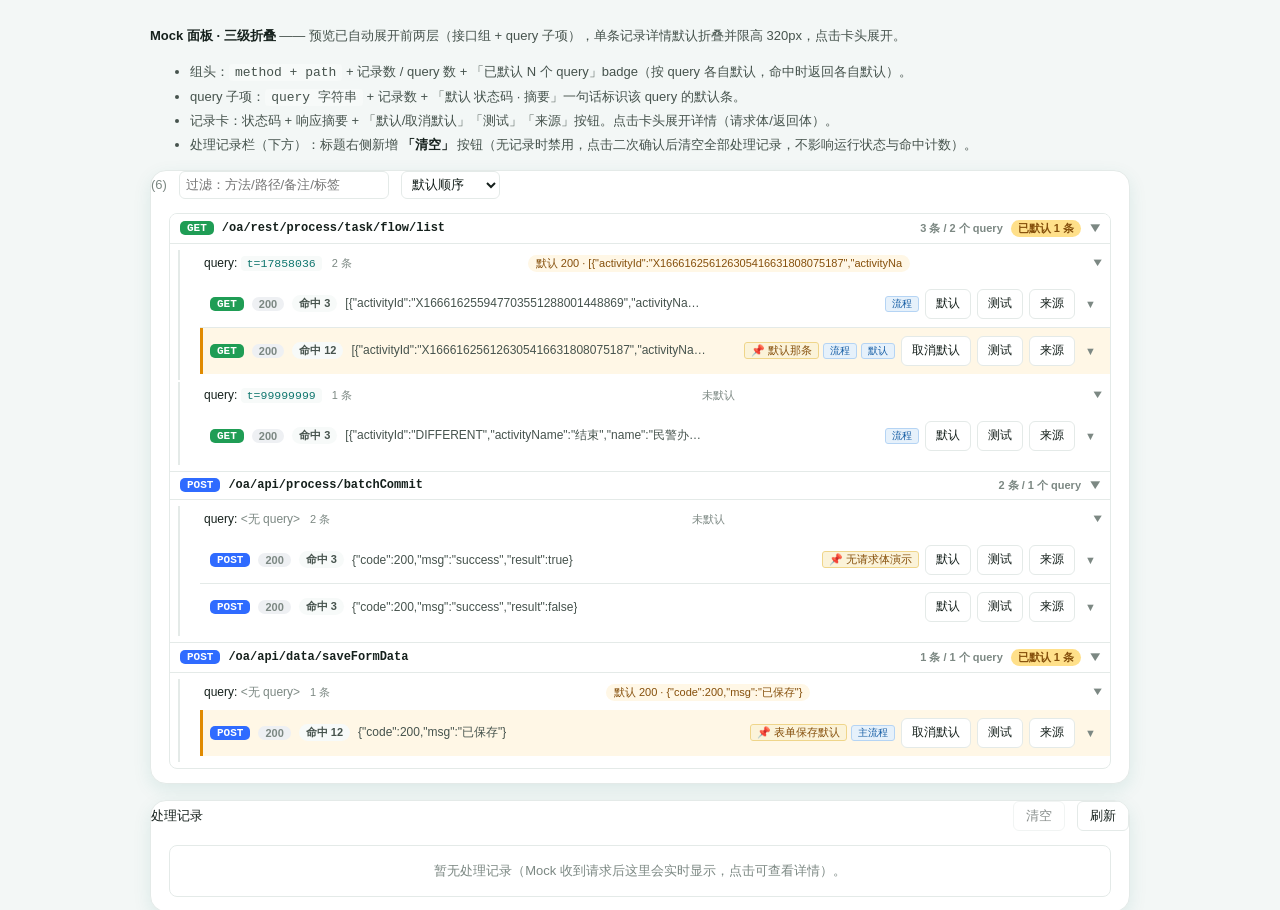
<file: design/mock-preview.html>
<!DOCTYPE html>
<html lang="zh-CN">
<head>
<meta charset="UTF-8" />
<title>Mock 面板 · 三级折叠预览</title>
<style>
:root {
  /* ---- 浅色 + 青绿（Teal）设计系统 ---- */
  --bg: #f3f7f6;
  --surface: #ffffff;
  --surface-2: #f7faf9;
  --panel: #ffffff;
  --border: #e4eae8;
  --border-strong: #cdd8d4;
  --text: #15201c;
  --text-2: #46534d;
  --muted: #7c8883;
  --accent: #0d9488;
  --accent-strong: #0f766e;
  --accent-soft: #d6f3ee;
  --surface-3: #eef2f1;
  --accent-soft-2: #eafaf7;
  --primary: #0d9488;          /* 主操作（青绿） */
  --primary-d: #0f766e;        /* 主操作·深（实心按钮底，白字 AA） */
  --green: #15a36b;
  --blue: #2f8be0;
  --orange: #e08a00;
  --red: #e2483b;
  --gray: #8a9099;
  --success: #15a36b;
  --warning: #e08a00;
  --danger: #e2483b;
  --info: #2f8be0;
  --code-bg: #f3f4f6;
  --row-hover: #eef6f4;
  /* 圆角 */
  --r-sm: 7px;
  --r: 11px;
  --r-lg: 16px;
  --r-pill: 999px;
  /* 阴影 */
  --sh-1: 0 1px 2px rgba(15, 118, 110, .06);
  --sh-2: 0 6px 18px rgba(15, 118, 110, .10);
  --sh-pop: 0 16px 48px rgba(15, 32, 28, .22);
  /* HTTP 方法色（软底 + 同色字） */
  --m-get: #15a36b;
  --m-post: #2f8be0;
  --m-put: #e08a00;
  --m-delete: #e2483b;
  --m-patch: #8b5cf6;
}

* { box-sizing: border-box; }
html, body { height: 100%; margin: 0; }
body {
  font-family: -apple-system, "Segoe UI", "Microsoft YaHei", Roboto, Helvetica, Arial, sans-serif;
  background: var(--bg);
  color: var(--text);
  font-size: 13px;
  display: flex;
  flex-direction: column;
  /* 全局允许选中/复制（含右侧详情、左侧 API 地址/路径）。
     适配 WebView2（Chromium 内核），需带 -webkit- 前缀。 */
  -webkit-user-select: text;
  -moz-user-select: text;
  user-select: text;
}

/* ---------- 工具栏 ---------- */
.toolbar, .subbar, .api-toolbar {
  display: flex;
  align-items: center;
  gap: 8px;
  padding: 8px 12px;
  background: var(--panel);
  border-bottom: 1px solid var(--border);
  flex-wrap: wrap;
  position: relative;
}
.subbar { gap: 12px; align-items: center; flex-wrap: wrap; }

/* 功能区分区：API 录制 / Mock 服务 各自独立成框，避免挤在一起 */
.zone {
  display: flex;
  align-items: center;
  gap: 10px;
  padding: 7px 14px;
  border: 1px solid var(--border);
  border-radius: 10px;
  background: var(--panel);
  flex-wrap: wrap;
}
.zone-api { flex: 1 1 480px; min-width: 0; }
.zone-mock {
  flex: 0 0 auto;
  margin-left: auto;
  border-color: rgba(224, 138, 0, .45);
  background: #fffaf0;
}
.zone .status { margin-left: 0; }
.zone-tag {
  font-size: 11px;
  font-weight: 700;
  letter-spacing: .5px;
  padding: 3px 9px;
  border-radius: 6px;
  color: #fff;
  white-space: nowrap;
}
.tag-api { background: var(--blue); }
.tag-mock { background: var(--orange); }
.brand { font-weight: 700; font-size: 15px; margin-right: 6px; white-space: nowrap; }
.field { display: flex; align-items: center; gap: 4px; color: var(--muted); }
.field > span { white-space: nowrap; }

.input, .select {
  height: 30px;
  border: 1px solid var(--border);
  border-radius: 6px;
  padding: 0 8px;
  background: #fff;
  color: var(--text);
  outline: none;
}
.input:focus, .select:focus { border-color: var(--primary); }
.input.grow { flex: 1; min-width: 180px; }
.input.hide { display: none; }

/* 搜索框：清空按钮 + 历史下拉 */
.search-wrap { position: relative; flex: 1; min-width: 180px; display: flex; align-items: center; }
.search-input { width: 100%; padding-right: 54px; }
.search-clear, .search-hist-btn {
  position: absolute;
  top: 50%;
  transform: translateY(-50%);
  height: 22px;
  min-width: 22px;
  padding: 0 4px;
  border: none;
  background: transparent;
  color: var(--muted);
  cursor: pointer;
  font-size: 16px;
  line-height: 22px;
  border-radius: 4px;
  display: flex;
  align-items: center;
  justify-content: center;
}
.search-clear { right: 30px; font-size: 18px; color: #b23b3b; }
.search-hist-btn { right: 4px; }
.search-hist-btn:hover, .search-clear:hover { background: rgba(0,0,0,.06); }
.search-hist-btn.has-history::after {
  content: "";
  position: absolute;
  top: 2px; right: 2px;
  width: 6px; height: 6px;
  border-radius: 50%;
  background: var(--orange);
}
.search-history {
  position: absolute;
  top: calc(100% + 4px);
  left: 0;
  right: 0;
  min-width: 220px;
  max-height: 320px;
  overflow-y: auto;
  background: #fff;
  border: 1px solid var(--border);
  border-radius: 8px;
  box-shadow: 0 6px 20px rgba(0,0,0,.14);
  z-index: 50;
  padding: 4px;
}
.hist-item {
  display: flex;
  align-items: center;
  gap: 6px;
  padding: 6px 8px;
  border-radius: 6px;
  cursor: pointer;
  font-size: 13px;
}
.hist-item:hover { background: var(--hover); }
.hist-text { flex: 1; overflow: hidden; text-overflow: ellipsis; white-space: nowrap; }
.hist-del {
  flex: 0 0 auto;
  color: var(--muted);
  font-size: 14px;
  padding: 0 4px;
  border-radius: 4px;
  opacity: 0;
}
.hist-item:hover .hist-del { opacity: 1; }
.hist-del:hover { color: #b23b3b; background: rgba(0,0,0,.06); }
.hist-empty { padding: 10px; color: var(--muted); font-size: 13px; text-align: center; }
.hist-clear {
  margin-top: 2px;
  padding: 6px 8px;
  text-align: center;
  color: var(--muted);
  font-size: 12px;
  border-top: 1px solid var(--border);
  cursor: pointer;
  border-radius: 0 0 6px 6px;
}
.hist-clear:hover { color: #b23b3b; }
.input-sm { width: 72px; height: 28px; padding: 0 6px; }
.mock-port { display: inline-flex; align-items: center; gap: 6px; font-size: 13px; color: var(--muted); }

.btn {
  height: 30px;
  padding: 0 12px;
  border: 1px solid var(--border);
  border-radius: 6px;
  background: #fff;
  color: var(--text);
  cursor: pointer;
  white-space: nowrap;
}
.btn:hover:not(:disabled) { background: #f0f2f5; }
.btn:disabled { opacity: .5; cursor: not-allowed; }
.btn-primary { background: var(--primary); border-color: var(--primary); color: #fff; }
.btn-primary:hover:not(:disabled) { background: var(--primary-d); }

/* 关联文件提示（打开后可覆盖保存） */
.source-hint {
  font-size: 11px;
  color: var(--muted);
  white-space: nowrap;
  overflow: hidden;
  text-overflow: ellipsis;
  max-width: 260px;
}
.source-hint.on {
  color: #854F0B;
  background: #FBF3D9;
  border: 1px solid #EFD58A;
  border-radius: 4px;
  padding: 2px 8px;
}

.status {
  margin-left: auto;
  padding: 3px 10px;
  border-radius: 12px;
  font-weight: 600;
  font-size: 12px;
  white-space: nowrap;
}

/* 红绿灯式状态指示灯：圆点颜色跟随状态类（idle 灰 / recording 绿 / launching 橙 / error 红） */
.status::before {
  content: "";
  display: inline-block;
  width: 8px;
  height: 8px;
  margin-right: 6px;
  border-radius: 50%;
  background: currentColor;
  box-shadow: 0 0 6px currentColor;
  vertical-align: middle;
}

/* 头部状态组：API 录制状态 + Mock 状态并排，用分隔线与彩色标签区分 */
.status-group {
  margin-left: auto;
  display: flex;
  align-items: center;
  gap: 8px;
}
.sg-item { display: flex; align-items: center; gap: 6px; }
.sg-tag {
  font-size: 10px;
  font-weight: 700;
  letter-spacing: .5px;
  padding: 2px 6px;
  border-radius: 4px;
  color: #fff;
}
.sg-sep { width: 1px; height: 18px; background: var(--border); margin: 0 2px; }
.status-group .status {
  margin-left: 0;
}
.status-idle { background: #eef0f3; color: var(--muted); }
.status-launching { background: #fff3d6; color: var(--orange); }
.status-recording { background: #e3f6ea; color: var(--green); }
.status-stopping { background: #fff3d6; color: var(--orange); }
.status-error { background: #fde4e4; color: var(--red); }

.check { display: flex; align-items: center; gap: 4px; color: var(--muted); cursor: pointer; }
.stats { color: var(--muted); white-space: nowrap; margin-left: auto; }

/* ---------- 主区域 ---------- */
.main { flex: 1; display: flex; min-height: 0; }
.tree {
  flex: 1;
  overflow: auto;
  padding: 8px 6px 40px;
}
.detail {
  width: 46%;
  min-width: 320px;
  max-width: 720px;
  border-left: 1px solid var(--border);
  background: var(--panel);
  overflow: auto;
  padding: 0;
}
.empty { color: var(--muted); padding: 24px; text-align: center; }

/* ---------- 树 ---------- */
/* 默认整棵树都允许选中/复制（方便复制 API 地址、路径、状态码等）。
   仅「可点击折叠」的域名行/主机行禁止选中，避免点击折叠时误选中文字。 */
.domain-row, .host-row {
  -webkit-user-select: none;
  -moz-user-select: none;
  user-select: none;
}
.row {
  display: flex;
  align-items: center;
  gap: 6px;
  padding: 3px 6px;
  border-radius: 5px;
  cursor: pointer;
  white-space: nowrap;
}
.row:hover { background: var(--row-hover); }
.caret { width: 12px; color: var(--muted); display: inline-block; text-align: center; }
.domain-name { font-weight: 700; }
.host-name { color: #3a4250; }
.path-text { color: var(--muted); overflow: hidden; text-overflow: ellipsis; flex: 1; }
.badge {
  font-size: 11px;
  color: var(--muted);
  background: #eef0f3;
  border-radius: 10px;
  padding: 0 7px;
  white-space: nowrap;
}
.size { color: var(--muted); font-size: 11px; margin-left: auto; }

.children { margin-left: 14px; border-left: 1px dashed var(--border); padding-left: 4px; }
.children.hidden { display: none; }

.req-row { gap: 8px; position: relative; padding-right: 24px; }
.req-row.active { background: var(--row-hover); outline: 1px solid var(--primary); }

/* 请求行删除按钮：hover 行时出现 */
.req-del {
  position: absolute;
  right: 4px;
  top: 50%;
  transform: translateY(-50%);
  opacity: 0;
  cursor: pointer;
  color: var(--red);
  font-size: 14px;
  line-height: 1;
  padding: 1px 5px;
  border-radius: 4px;
  -webkit-user-select: none;
  -moz-user-select: none;
  user-select: none;
}
.req-row:hover .req-del { opacity: .85; }
.req-del:hover { opacity: 1 !important; background: #fde8e8; }

/* 方法徽标 */
.m { font-size: 10px; font-weight: 700; padding: 1px 5px; border-radius: 4px; color: #fff; min-width: 42px; text-align: center; }
.m-GET { background: var(--blue); }
.m-POST { background: var(--green); }
.m-PUT { background: var(--orange); }
.m-DELETE { background: var(--red); }
.m-PATCH { background: #8a4fff; }
.m-HEAD, .m-OPTIONS, .m-OTHER { background: var(--gray); }

/* 状态码 */
.s { font-size: 11px; font-weight: 600; min-width: 34px; text-align: center; }
.s-2 { color: var(--green); }
.s-3 { color: var(--blue); }
.s-4 { color: var(--orange); }
.s-5 { color: var(--red); }
.s-fail { color: var(--gray); }

.t-type { font-size: 10px; color: var(--muted); border: 1px solid var(--border); border-radius: 4px; padding: 0 4px; }
.dur { font-size: 11px; color: var(--muted); }

/* ---------- 详情 ---------- */
.detail-head { display: flex; flex-wrap: wrap; align-items: center; gap: 8px; padding: 10px 12px; border-bottom: 1px solid var(--border); }
.detail-title { font-weight: 700; word-break: break-all; flex: 1 1 auto; min-width: 200px; }
.detail-meta { color: var(--muted); margin-top: 4px; font-size: 12px; width: 100%; }
.detail-tabs { display: flex; gap: 2px; padding: 6px 8px 0; border-bottom: 1px solid var(--border); flex-wrap: wrap; }
.tab { padding: 5px 10px; cursor: pointer; border: 1px solid transparent; border-bottom: none; border-radius: 6px 6px 0 0; color: var(--muted); }
.tab.active { background: var(--code-bg); color: var(--text); font-weight: 600; }
.detail-body { padding: 10px 12px; }
/* WebView2 下 body 的 user-select 不一定继承到 pre/code/json 树，
   显式声明保证详情区文本可以选中复制 */
.detail, .detail-body, pre.code, .jtree, .jtree .jline, .json-viewer, .json-code {
  -webkit-user-select: text;
  -moz-user-select: text;
  user-select: text;
}
/* 详情页 JSON 区同样带行号 gutter + 复制，限制高度避免撑坏 */
.detail-body .code-wrap { max-height: 60vh; overflow: auto; }
.kv { width: 100%; border-collapse: collapse; font-size: 12px; }
.kv td { padding: 3px 6px; border-bottom: 1px solid var(--border); vertical-align: top; word-break: break-all; }
.kv td.k { color: var(--muted); white-space: nowrap; width: 1%; }
pre.code {
  background: var(--code-bg);
  border: 1px solid var(--border);
  border-radius: 6px;
  padding: 10px;
  overflow: auto;
  max-height: 60vh;
  font-family: "SF Mono", Consolas, "Courier New", monospace;
  font-size: 12px;
  line-height: 1.5;
  white-space: pre-wrap;
  word-break: break-all;
}
/* 代码块右上角的「复制 / 最大化」按钮组：浮在块上方，点击即操作 */
.code-wrap { position: relative; }
.code-tools {
  position: absolute; top: 6px; right: 6px; z-index: 3;
  display: flex; gap: 6px;
  -webkit-user-select: none; -moz-user-select: none; user-select: none;
}
.code-copy, .code-max {
  position: static; opacity: .9;
}
.code-copy:hover, .code-max:hover { opacity: 1; }
.note { color: var(--muted); padding: 8px 0; }

/* 筛选命中高亮：黄色底 + 加粗，让「数据过滤」时一眼看到命中位置 */
mark.hl {
  background: #FFE08A;
  color: inherit;
  border-radius: 2px;
  padding: 0 1px;
  font-weight: 600;
  box-shadow: 0 0 0 1px rgba(224,138,0,.35);
}

/* ---------- 标记（记录级备注 + 标签）---------- */
.mark-ic { font-size: 11px; color: #854F0B; }

/* 请求行内显示用户标记：备注摘要 + 标签徽章（靠右显示） */
.row-mark { display: inline-flex; gap: 4px; align-items: center; flex-shrink: 0; max-width: 380px; overflow: hidden; margin-left: auto; }
.row-mark-note {
  color: #854F0B;
  font-size: 11px;
  background: #FBF3D9;
  border: 1px solid #EFD58A;
  border-radius: 3px;
  padding: 0 6px;
  max-width: 200px;
  overflow: hidden;
  text-overflow: ellipsis;
  white-space: nowrap;
}
.row-tag {
  color: #185FA5;
  font-size: 10px;
  background: #E6F1FB;
  border: 1px solid #B5D4F4;
  border-radius: 3px;
  padding: 0 6px;
  white-space: nowrap;
}
.mark-editor {
  border: 1px dashed var(--border);
  border-radius: 8px;
  padding: 10px;
  background: var(--bg);
}
.mark-title { font-weight: 700; font-size: 12px; margin-bottom: 8px; color: var(--text); }
.mark-tags-input { width: 100%; height: 28px; margin-bottom: 6px; box-sizing: border-box; }
.mark-note {
  width: 100%; min-height: 54px; box-sizing: border-box;
  border: 1px solid var(--border); border-radius: 6px; padding: 6px 8px;
  font-family: inherit; font-size: 12px; resize: vertical;
}
.mark-actions { margin-top: 8px; display: flex; align-items: center; gap: 10px; }
.mark-has { color: #854F0B; font-size: 12px; }

/* ---------- 字段级注释：JSON 树（带 VS Code 风格 gutter） ---------- */
.jtree {
  background: var(--code-bg);
  border: 1px solid var(--border);
  border-radius: 6px;
  padding: 10px 10px 10px 0;
  overflow: auto;
  max-height: 60vh;
  font-family: "SF Mono", Consolas, "Courier New", monospace;
  font-size: 12px;
  line-height: 1.6;
  white-space: pre-wrap;
  word-break: break-all;
  counter-reset: jline;
}
.jind { padding-left: 18px; }
.jtree .jline {
  position: relative;
  padding-left: 44px;
}
.jtree .jline::before {
  counter-increment: jline;
  content: counter(jline);
  position: absolute;
  left: 0;
  top: 0;
  width: 38px;
  height: 100%;
  padding: 0 6px 0 0;
  text-align: right;
  color: var(--muted);
  font-size: 10px;
  line-height: inherit;
  background: rgba(0,0,0,.03);
  border-right: 1px solid rgba(0,0,0,.06);
  -webkit-user-select: none;
  -moz-user-select: none;
  user-select: none;
  pointer-events: none;
}

/* ---------- JSON 树折叠 ---------- */
.jtree-toolbar { display: flex; align-items: center; gap: 6px; margin-bottom: 6px; }
.jtree-toolbar .btn-mini { opacity: .85; }
.jtree-toolbar .btn-mini:hover { opacity: 1; }
.jtree-toolbar .code-copy { position: static; margin-left: auto; opacity: .85; }
.jnode { }
.j-open, .j-close { cursor: pointer; }
.j-toggle {
  position: absolute;
  left: 6px;
  top: 1px;
  width: 13px;
  color: var(--muted); font-size: 10px; line-height: 1;
  -webkit-user-select: none; -moz-user-select: none; user-select: none;
  transition: transform .12s ease;
}
.j-open:hover, .j-close:hover { background: rgba(0,0,0,.05); }
.j-preview { display: none; color: var(--muted); font-style: italic; margin-left: 2px; }
/* 节点级「复制」按钮：悬停行/值时出现，点 ⧉ 复制该节点 JSON */
.j-copy-btn {
  margin-left: 5px;
  opacity: 0;
  cursor: pointer;
  color: #185FA5;
  font-size: 11px;
  -webkit-user-select: none;
  -moz-user-select: none;
  user-select: none;
  pointer-events: none;
}
.jline:hover .j-copy-btn, .jval:hover .j-copy-btn { opacity: .85; pointer-events: auto; }
.j-copy-btn:hover { opacity: 1 !important; pointer-events: auto; }
/* 折叠态：旋转箭头、隐藏子节点与收尾括号、显示预览 */
.jnode.collapsed > .j-open .j-toggle { transform: rotate(-90deg); }
.jnode.collapsed > .j-open .j-preview { display: inline; }
.jnode.collapsed > .jind,
.jnode.collapsed > .j-close { display: none; }

.jline:hover { background: rgba(0,0,0,.035); }
.j-annotated { /* 行级标记类，视觉指示交给 j-note-txt 自身黄底 */ }
.j-key { color: #185FA5; }
.j-string { color: #3B6D11; }
.j-number { color: #BA7517; }
.j-boolean { color: #7F77DD; }
.j-null { color: #B4B2A9; }
.j-punc { color: var(--muted); }
.j-note-btn {
  margin-left: 6px;
  opacity: 0;
  cursor: pointer;
  color: #854F0B;
  font-size: 11px;
  -webkit-user-select: none;
  -moz-user-select: none;
  user-select: none;
  /* 默认不参与鼠标事件，避免半透明图标挡住相邻数字的选中文本；
     悬停行/值时再响应点击 */
  pointer-events: none;
}
.jline:hover .j-note-btn { opacity: .8; pointer-events: auto; }
.jval:hover .j-note-btn { opacity: .8; pointer-events: auto; }
.j-note-btn:hover { opacity: 1 !important; pointer-events: auto; }
.j-note-txt {
  color: #854F0B;
  font-style: italic;
  font-size: 11px;
  background: #FBF3D9;
  border: 1px solid #EFD58A;
  border-radius: 3px;
  padding: 0 4px;
}

/* ---------- 脱敏规则面板 ---------- */
.hide { display: none !important; }

/* 隐藏的文件选择框：必须可点击（不能 display:none），否则 WebView2/Chromium 下
   input.click() 无法唤起系统文件对话框。用绝对定位移到视口外 + 透明来实现隐藏。 */
.file-input-hidden {
  position: fixed;
  top: -10000px;
  left: -10000px;
  width: 1px;
  height: 1px;
  opacity: 0;
  overflow: hidden;
}
.btn-mini { height: 28px; padding: 0 8px; border: 1px solid var(--border); border-radius: 6px; background: #fff; color: var(--text); cursor: pointer; }
.btn-mini:hover { background: #f0f2f5; }
.mask-panel {
  position: absolute; top: 100%; right: 12px; margin-top: 6px; z-index: 50;
  background: var(--panel); border: 1px solid var(--border); border-radius: 8px;
  box-shadow: 0 6px 20px rgba(0,0,0,.12); padding: 12px; width: 240px;
}
.mask-title { font-weight: 700; margin-bottom: 8px; }
.mask-subtitle { font-size: 12px; color: var(--text); margin-bottom: 6px; font-weight: 600; }
.mask-row { display: flex; align-items: center; gap: 6px; margin-bottom: 8px; }
.mask-row input { flex: 1; height: 28px; border: 1px solid var(--border); border-radius: 6px; padding: 0 8px; }
.mask-hint { color: var(--muted); font-size: 11px; margin-bottom: 8px; line-height: 1.4; }
.mask-divider { border-top: 1px dashed var(--border); margin: 4px 0 10px; }
.mask-section { margin-bottom: 4px; }
.mask-btn-row { display: flex; gap: 8px; margin-top: 8px; flex-wrap: wrap; }
.mask-section .status { display: inline-block; margin-bottom: 2px; }

/* ---------- 导出 / Mock 弹窗 ---------- */
.modal-mask {
  position: fixed; inset: 0; z-index: 100;
  background: rgba(0,0,0,.35);
  display: flex; align-items: center; justify-content: center;
}
.modal {
  background: var(--panel); border: 1px solid var(--border); border-radius: 10px;
  box-shadow: 0 10px 40px rgba(0,0,0,.22);
  width: 380px; max-width: 92vw; max-height: 88vh; overflow: auto; padding-bottom: 14px;
}
.modal-head {
  display: flex; align-items: center; justify-content: space-between;
  padding: 12px 14px; border-bottom: 1px solid var(--border);
}
.modal-title { font-weight: 700; font-size: 14px; }
.modal-close { border: none; background: transparent; font-size: 20px; line-height: 1; cursor: pointer; color: var(--muted); padding: 0 4px; }
.modal-close:hover { color: var(--text); }
.modal-section { padding: 12px 14px; }
.modal-subtitle { font-size: 12px; font-weight: 600; margin-bottom: 8px; }
.modal-divider { border-top: 1px dashed var(--border); margin: 2px 0; }
.radio-row { display: flex; gap: 16px; margin-bottom: 12px; }
.radio { display: flex; align-items: center; gap: 4px; cursor: pointer; }
.modal-btn-row { display: flex; gap: 8px; margin-top: 8px; flex-wrap: wrap; }
.modal-mock-status { margin-left: 0; display: inline-block; margin-bottom: 2px; }
.modal-wide { width: 620px; max-width: 94vw; }

/* ---- Mock 接口列表 / 快速测试 ---- */
.muted { color: var(--muted); font-weight: 400; }
.mock-apis-bar { display: flex; align-items: center; justify-content: space-between; gap: 12px; margin-bottom: 10px; }
.mock-apis-url { font-size: 12px; color: var(--muted); }
.mock-apis-url a { color: var(--primary); text-decoration: none; word-break: break-all; }
.mock-apis-url a:hover { text-decoration: underline; }
/* .mock-api-list 高度在下方 .mock-dash 规则中统一定义为 flex:1 占满剩余高度 */
.mock-api-empty { padding: 16px; color: var(--muted); text-align: center; }
/* Mock 接口卡片：头部一行 meta + 操作，主体默认折叠，展开后上下显示格式化请求/返回体 */
.mock-api-card {
  background: var(--panel);
  border-bottom: 1px solid var(--border);
}
.mock-api-card:last-child { border-bottom: none; }
.mock-api-card.pinned { background: #fff7e6; box-shadow: inset 3px 0 0 #e08a00; }
.mock-api-card-head {
  display: flex; align-items: center; justify-content: space-between; gap: 10px;
  padding: 8px 10px;
  cursor: pointer;
  transition: background .08s ease;
}
.mock-api-card-head:hover { background: rgba(0,0,0,.03); }
.mock-api-card-meta {
  display: flex; align-items: center; gap: 8px;
  min-width: 0; flex: 1 1 auto;
  overflow: hidden;
}
.mock-api-card-path {
  font-family: ui-monospace, "SFMono-Regular", Consolas, monospace;
  font-size: 12px; font-weight: 600;
  flex: 0 1 auto; min-width: 80px;
  overflow: hidden; text-overflow: ellipsis; white-space: nowrap;
}
.mock-api-card-query {
  font-family: ui-monospace, "SFMono-Regular", Consolas, monospace;
  font-size: 11px; color: var(--muted);
  flex: 1 1 auto; min-width: 60px;
  overflow: hidden; text-overflow: ellipsis; white-space: nowrap;
}
.mock-api-card-ops {
  display: flex; align-items: center; gap: 6px;
  flex: 0 0 auto;
}
.mock-api-card-ops .row-mark { margin-left: 0; max-width: 160px; }
.mock-expand-toggle {
  font-size: 11px; color: var(--muted);
  padding: 2px 4px; cursor: pointer;
  user-select: none;
}
.mock-api-card-body {
  padding: 0 10px 10px;
  border-top: 1px dashed var(--border);
  max-height: 320px;
  overflow: auto;
}
/* 上下两行：请求体 / 返回体，各占满行宽，长 JSON 横向铺开更易读 */
.mock-api-bodies {
  display: flex;
  flex-direction: column;
  gap: 10px;
  margin-top: 10px;
}
.mock-card-section {
  min-width: 0;
}
.mock-card-section-title {
  display: flex; align-items: center; justify-content: space-between; gap: 8px;
  font-size: 11px; font-weight: 700; color: var(--muted);
  margin-bottom: 4px; letter-spacing: .3px;
}
.mock-card-max {
  font-size: 11px; line-height: 1; padding: 1px 6px; margin: 0;
  background: var(--surface); border: 1px solid var(--border-strong); color: var(--text-2);
}
.mock-card-max:hover { border-color: var(--accent); color: var(--accent); }
.mock-card-summary {
  font-family: ui-monospace, "SFMono-Regular", Consolas, monospace;
  font-size: 11px;
  padding: 5px 8px; border-radius: 4px;
  cursor: pointer;
  overflow: hidden; text-overflow: ellipsis; white-space: nowrap;
  transition: outline .08s ease;
}
.mock-card-summary:hover { outline: 1px solid var(--primary); }
.mock-card-summary.expanded {
  outline: 1px solid var(--primary);
  white-space: pre-wrap; word-break: break-all;
  border-radius: 4px 4px 0 0;
}
.mock-req-section .mock-card-summary { background: #eef3fb; color: #2b3a55; }
.mock-res-section .mock-card-summary { background: var(--code-bg); color: var(--text); }
.mock-card-code {
  margin: 0;
  border-radius: 0 0 4px 4px;
  font-family: ui-monospace, "SFMono-Regular", Consolas, monospace;
  font-size: 11px; line-height: 1.45;
  max-height: 300px; overflow: auto;
}
.mock-req-section .mock-card-code { background: #eef3fb; color: #2b3a55; }
.mock-res-section .mock-card-code { background: var(--code-bg); color: var(--text); }

/* JSON viewer：左侧 gutter 行号 + 折叠按钮 */
.json-viewer { display: table; width: 100%; }
.json-empty { padding: 8px; color: var(--muted); font-style: italic; }
.json-line {
  display: table-row;
}
.json-line.fold-hidden { display: none; }
.json-gutter {
  display: table-cell;
  width: 1px;
  white-space: nowrap;
  padding: 0 8px 0 4px;
  text-align: right;
  user-select: none;
  background: rgba(0,0,0,.03);
  border-right: 1px solid rgba(0,0,0,.06);
}
.json-lineno {
  color: var(--muted);
  font-size: 10px;
  min-width: 18px;
  display: inline-block;
}
.json-fold {
  display: inline-block;
  width: 14px; height: 14px;
  line-height: 14px; text-align: center;
  font-size: 9px; color: var(--muted);
  cursor: pointer;
  border-radius: 3px;
  margin-right: 4px;
}
.json-fold:hover { background: rgba(0,0,0,.08); color: var(--text); }
.json-fold.collapsed { color: var(--primary); }
.json-collapsed-preview { display: none; }
.json-line.fold-collapsed .json-collapsed-preview { display: inline; color: var(--text-2); }
.json-line.fold-collapsed .json-code { white-space: pre-wrap; }
.json-code {
  display: table-cell;
  padding: 0 8px;
  white-space: pre;
  word-break: normal;
  overflow-wrap: normal;
}
/* 字段级注释（✎）：默认淡显，悬停该行时高亮 */
.j-ann-btn, .j-copy-btn {
  cursor: pointer; color: var(--muted);
  margin-left: 8px; font-size: 11px;
  opacity: .25; transition: opacity .1s ease, color .1s ease;
  -webkit-user-select: none; -moz-user-select: none; user-select: none;
}
.json-line:hover .j-ann-btn, .json-line:hover .j-copy-btn { opacity: 1; color: var(--primary); pointer-events: auto; }
.j-ann-txt {
  color: #b8860b; margin-left: 6px;
  font-style: italic; font-size: 11px;
}
.json-line.j-annotated .json-code { background: rgba(184,134,11,.10); }

/* 按 API（method+path）分组展示 */
.mock-group { border-bottom: 1px solid var(--border); }
.mock-group:last-child { border-bottom: none; }
.mock-group-head {
  display: flex; align-items: center; gap: 8px;
  padding: 6px 10px; background: var(--panel);
  position: sticky; top: 0; z-index: 1; font-weight: 600;
  border-bottom: 1px solid var(--border);
}
.mock-group-path {
  font-family: ui-monospace, "SFMono-Regular", Consolas, monospace;
  font-size: 12px; flex: 1 1 auto; min-width: 0;
  overflow: hidden; text-overflow: ellipsis; white-space: nowrap;
}
.mock-group-count { font-size: 11px; color: var(--muted); white-space: nowrap; }
.method-badge {
  font-size: 11px; font-weight: 700; text-align: center; border-radius: 4px; padding: 2px 0; color: #fff;
}
.m-GET { background: #1f9d55; }
.m-POST { background: #2f6bff; }
.m-PUT { background: #e08a00; }
.m-DELETE { background: #e23b3b; }
.m-PATCH { background: #8b5cf6; }
.m-HEAD, .m-OPTIONS { background: #8a9099; }
.resp-badge {
  font-size: 11px; font-weight: 600; padding: 1px 7px; border-radius: 10px;
  background: #eef0f3; color: var(--muted);
}
.pin-badge {
  font-size: 11px; font-weight: 600; padding: 1px 7px; border-radius: 10px;
  background: #ffe08a; color: #854F0B; white-space: nowrap;
}
.btn-sm { padding: 3px 10px; font-size: 12px; }
/* 导出结果 toast：固定在顶部居中，展示落盘的绝对路径并提供打开/复制 */
.export-toast {
  position: fixed; top: 14px; left: 50%; transform: translateX(-50%);
  z-index: 2000; display: flex; align-items: center; gap: 8px;
  max-width: 90vw; padding: 10px 12px; border-radius: 8px;
  background: var(--bg, #fff); color: var(--text, #1f2329);
  border: 1px solid var(--border, #e3e6ea);
  box-shadow: 0 6px 20px rgba(0,0,0,.15); font-size: 13px;
}
.export-toast.hide { display: none !important; }
.export-toast-msg { overflow: hidden; text-overflow: ellipsis; white-space: nowrap; }
.export-toast-msg code {
  font-family: ui-monospace, "SFMono-Regular", Consolas, monospace;
  background: var(--code-bg, #f3f4f6); padding: 1px 5px; border-radius: 4px;
}
.mock-api-result {
  flex: 1 1 100%;
  margin: 8px 0 2px; padding: 8px 10px;
  background: var(--code-bg); border-radius: 6px;
  font-family: ui-monospace, "SFMono-Regular", Consolas, monospace;
  font-size: 11px; white-space: pre-wrap; word-break: break-all; max-height: 280px; overflow: auto;
  border-top: 1px dashed var(--border);
}
.mock-api-result.ok { border-left: 3px solid var(--green); }
.mock-api-result.err { border-left: 3px solid var(--red); }
/* ---- Mock 处理记录（收到的请求 + 返回数据）---- */
.mock-logs { flex: 1; display: flex; flex-direction: column; min-width: 0; padding: 12px; gap: 10px; }
.mock-log-list { flex: 1; overflow: auto; border: 1px solid var(--border); border-radius: 8px; min-height: 0; }
.mock-log-row {
  display: flex; align-items: center; gap: 8px;
  padding: 7px 10px; border-bottom: 1px solid var(--border);
  cursor: pointer;
}
.mock-log-row:last-child { border-bottom: none; }
.mock-log-row:hover { background: var(--row-hover); }
.log-ts { font-size: 11px; color: var(--muted); white-space: nowrap; width: 64px; }
.badge.miss { background: #FCEBEB; color: #A32D2D; }
.miss-reason { font-size: 11px; color: #A32D2D; overflow: hidden; text-overflow: ellipsis; white-space: nowrap; max-width: 240px; }
.mock-log-miss {
  background: #FCEBEB; color: #A32D2D; border-radius: 6px;
  padding: 8px 10px; margin-bottom: 10px; font-size: 12px; line-height: 1.5; word-break: break-all;
}

/* 处理记录详情弹窗 */
.modal-lg { width: 760px; max-width: 94vw; }
.modal-body { padding: 12px 14px; max-height: 72vh; overflow: auto; }

/* JSON / 键值对 最大化查看弹窗：大尺寸，viewer 全尺寸可滚动 */
#jsonMaxModal .modal { width: 92vw; max-width: 1200px; max-height: 90vh; }
#jsonMaxModal .modal-head { gap: 8px; }
#jsonMaxModal .modal-body { max-height: 82vh; overflow: auto; padding: 10px 14px; }
#jsonMaxModal .modal-body.json-max-body { max-height: none; overflow: hidden; }
#jsonMaxBody { font-size: 13px; line-height: 1.5; }
#jsonMaxBody .json-viewer, #jsonMaxBody .kv-viewer { width: 100%; }

/* 最大化弹窗 · git-diff 式对比：顶部共享工具栏 + 左右等高两栏，滚动联动 */
/* 左侧原 JSON，右侧对比结果（默认收起）；两栏等高，滚动时同步 */
#jsonMaxCompareBtn.is-active { border-color: var(--accent); color: var(--accent); background: var(--accent-soft-2); }
.json-max-body { display: flex; flex-direction: column; gap: 8px; align-items: stretch; height: calc(90vh - 58px); max-height: 82vh; overflow: hidden; }
.json-max-bar { flex: 0 0 auto; display: flex; align-items: center; gap: 8px; flex-wrap: wrap; border-bottom: 1px solid var(--border); padding-bottom: 8px; }
.json-max-cols { flex: 1 1 auto; min-height: 0; display: flex; gap: 12px; align-items: stretch; }
.json-max-main { flex: 1 1 50%; min-width: 0; min-height: 0; overflow: auto; }
.json-max-compare {
  flex: 1 1 50%; min-width: 0; min-height: 0; overflow: hidden;
  display: flex; flex-direction: column;
  border-left: 1px solid var(--border); padding-left: 12px;
}
.json-max-compare-head { display: flex; align-items: center; gap: 8px; flex-wrap: wrap; }
.jmc-title { font-size: 12px; font-weight: 600; color: var(--text-2); }
.jm-mode-group {
  display: inline-flex; overflow: hidden;
  border: 1px solid var(--border-strong); border-radius: var(--r-pill);
}
.jm-mode {
  height: 22px; padding: 0 10px; cursor: pointer; border: none;
  background: var(--surface); color: var(--text-2); font-size: 11.5px;
}
.jm-mode + .jm-mode { border-left: 1px solid var(--border-strong); }
.jm-mode:hover { color: var(--accent); }
.jm-mode.is-active { background: var(--primary); color: #fff; }
.jmc-stat { font-size: 11px; color: var(--muted); }
.json-max-bar .jmc-stat { flex-basis: 100%; }
.jmc-stat.ok { color: var(--accent-strong); }
.jmc-stat.warn { color: var(--warning); }
.json-max-compare-body { flex: 1 1 auto; min-height: 0; display: flex; flex-direction: column; overflow: auto; }
.json-max-compare-input {
  flex: 1 1 auto; min-height: 0; width: 100%; box-sizing: border-box; resize: none;
  border: 1px solid var(--border); border-radius: var(--r-sm);
  padding: 8px 10px; font-family: ui-monospace, "SFMono-Regular", Consolas, monospace;
  font-size: 12px; line-height: 1.5; color: var(--text); background: var(--code-bg);
}
.json-max-compare-view { flex: 1 1 auto; min-height: 0; overflow: auto; }
.json-max-compare-view .json-viewer { width: 100%; }

/* 差异高亮：直接落在 JSON 区的行上（左/右各自标记） */
.json-line.diff-add .json-gutter, .json-line.diff-add .json-code { background: rgba(47,139,224,.13); }
.json-line.diff-del .json-gutter, .json-line.diff-del .json-code { background: rgba(226,72,59,.13); }
.json-line.diff-mod .json-gutter, .json-line.diff-mod .json-code { background: rgba(224,138,0,.16); }
.json-line.diff-add .json-gutter { border-left: 3px solid var(--info); padding-left: 1px; }
.json-line.diff-del .json-gutter { border-left: 3px solid var(--danger); padding-left: 1px; }
.json-line.diff-mod .json-gutter { border-left: 3px solid var(--warning); padding-left: 1px; }

/* 标签编辑器：固定在详情顶部，仅标签，紧凑 */
.detail-tags {
  background: var(--panel);
  border-bottom: 1px solid var(--border);
  padding: 6px 14px;
}
.tags-bar {
  display: flex; align-items: center; gap: 8px;
}
.tags-label {
  font-size: 12px; font-weight: 600; color: var(--muted); white-space: nowrap;
}
.tags-input {
  flex: 1 1 auto; min-width: 0;
  height: 28px; padding: 0 8px;
  font-size: 12px;
}

/* 编辑请求 / 编辑响应弹窗（造数据） */
.edit-req-url, .edit-req-headers, .edit-req-body, .edit-res-headers, .edit-res-body {
  width: 100%; box-sizing: border-box; border: 1px solid var(--border);
  border-radius: 6px; padding: 8px 10px; font-family: ui-monospace, "SFMono-Regular", Consolas, monospace;
  font-size: 12px; line-height: 1.5; color: var(--text); background: var(--code-bg); resize: vertical;
  margin-bottom: 12px;
}
.edit-req-url { min-height: 38px; }
.edit-req-headers, .edit-res-headers { min-height: 110px; }
.edit-req-body, .edit-res-body { min-height: 150px; }
.edit-res-status-row { display: flex; gap: 8px; margin-bottom: 12px; }
.edit-res-status-row .input { flex: 1 1 auto; min-width: 0; }
.edit-res-status-row .edit-res-status { flex: 0 0 88px; }

/* JSON 编辑区：与详情页同一套 JSON 组件（预览）+ 原文编辑 双模式 */
.json-edit {
  border: 1px solid var(--border); border-radius: var(--r-sm);
  background: var(--surface); overflow: hidden; margin-bottom: 12px;
}
.json-edit-bar {
  display: flex; align-items: center; gap: 6px;
  padding: 6px 8px; background: var(--surface-2);
  border-bottom: 1px solid var(--border);
}
.je-mode {
  height: 24px; padding: 0 12px; cursor: pointer;
  border: 1px solid var(--border-strong); border-radius: var(--r-pill);
  background: var(--surface); color: var(--text-2); font-size: 12px;
}
.je-mode:hover { border-color: var(--accent); color: var(--accent); }
.je-mode.is-active { background: var(--primary); border-color: var(--primary); color: #fff; }
.je-hint { margin-left: auto; font-size: 11px; color: var(--muted); }
.json-edit-preview { max-height: 340px; overflow: auto; }
.json-edit-preview .code-wrap { margin: 0; }
.json-edit-preview .json-viewer { border-radius: 0; }
.json-edit textarea { border: none; border-radius: 0; margin: 0; min-height: 180px; }
.json-edit textarea:focus { outline: none; }
.json-edit-empty { padding: 12px; color: var(--muted); font-size: 12px; font-style: italic; }
.modal-tip { font-weight: 400; color: var(--muted); font-size: 11px; margin-left: 6px; }
.modal-error { color: #A32D2D; font-size: 12px; min-height: 16px; margin: -4px 0 8px; }
.modal-actions { display: flex; gap: 8px; }
.url-cell .btn-mini { margin-left: 6px; vertical-align: middle; }
.detail-title .btn-mini { margin-left: 6px; vertical-align: middle; }
.mock-log-sec { margin-bottom: 14px; }
.mock-log-sec-title { font-weight: 700; margin-bottom: 6px; padding-bottom: 4px; border-bottom: 1px solid var(--border); }
/* Mock 日志里的 JSON 区同样带行号 gutter + 复制按钮，限制高度避免弹窗过长 */
.mock-log-sec .code-wrap { max-height: 280px; overflow: auto; }
.mock-log-url {
  font-family: ui-monospace, "SFMono-Regular", Consolas, monospace;
  font-size: 12px; word-break: break-all; margin-bottom: 8px;
  background: var(--code-bg); border-radius: 6px; padding: 8px;
}
.mock-log-sub { font-size: 12px; font-weight: 600; margin: 8px 0 4px; color: var(--muted); }

/* ---------- 顶部 Tab 切换（API 录制 / Mock 服务）---------- */
.spacer { flex: 1 1 auto; }
.tabs { display: flex; gap: 2px; margin-left: 4px; }
.tab-switch {
  height: 30px; padding: 0 14px; cursor: pointer; white-space: nowrap;
  border: 1px solid var(--border); background: #fff; color: var(--muted);
  border-radius: 6px; font-size: 13px; font-weight: 600;
}
.tab-switch:first-child { border-top-right-radius: 0; border-bottom-right-radius: 0; }
.tab-switch:last-child { border-top-left-radius: 0; border-bottom-left-radius: 0; }
.tab-switch + .tab-switch { margin-left: -1px; }
.tab-switch:hover { background: #f0f2f5; }
.tab-switch.active {
  background: var(--primary); border-color: var(--primary); color: #fff;
  box-shadow: 0 0 0 1px var(--primary);
}

/* ---------- Tab 内容面板：各干各的，互不影响 ---------- */
.tab-panel { flex: 1; display: flex; flex-direction: column; min-height: 0; }
.tab-panel.hide { display: none; }

/* ---------- 底部状态栏 ---------- */
.statusbar {
  display: flex; align-items: center; gap: 14px;
  padding: 5px 14px; background: var(--panel);
  border-top: 1px solid var(--border);
  font-size: 12px; color: var(--muted);
  flex: 0 0 auto;
}
.sb-item { display: flex; align-items: center; gap: 4px; }
.sb-group { display: flex; align-items: center; gap: 8px; }
.sb-sep { width: 1px; height: 14px; background: var(--border); }
.sb-spacer { flex: 1 1 auto; }
.sb-muted { color: var(--muted); }
/* 底部状态栏统计文字（API 归 API 组、Mock 归 Mock 组） */
.sb-stats { color: var(--muted); white-space: nowrap; }

/* 状态栏指示灯：圆点 + 文字，颜色随状态类（与 .status 同色系） */
.sb-status { display: inline-flex; align-items: center; font-weight: 600; color: var(--muted); }
.sb-status::before {
  content: ""; display: inline-block; width: 8px; height: 8px; margin-right: 6px;
  border-radius: 50%; background: currentColor; box-shadow: 0 0 6px currentColor;
}
.sb-status.status-idle { color: var(--muted); }
.sb-status.status-launching { color: var(--orange); }
.sb-status.status-recording { color: var(--green); }
.sb-status.status-stopping { color: var(--orange); }
.sb-status.status-error { color: var(--red); }

/* ---------- Mock tab 内联看板 ---------- */
.mock-dash { flex: 2; display: flex; flex-direction: column; min-width: 0; padding: 12px; gap: 10px; }
.mock-dash-head { display: flex; align-items: center; gap: 12px; flex-wrap: wrap; }
.mock-api-list { flex: 1; overflow: auto; border: 1px solid var(--border); border-radius: 8px; min-width: 0; }
/* 分组默认折叠，点击组头展开 */
.mock-group-head { cursor: pointer; user-select: none; }
.mock-group-head .expand-icon { margin-left: auto; font-size: 11px; color: var(--muted); transition: transform .15s; }
.mock-group.expanded .expand-icon { transform: rotate(90deg); }
.mock-group-body { display: none; padding: 4px 0; }
.mock-group.expanded .mock-group-body { display: block; }
/* 三级折叠：query 聚合（接口 → query → 记录） */
.mock-query-item { padding: 0 0 4px 16px; border-left: 2px solid var(--border); margin: 2px 0 2px 8px; }
.mock-query-head { display: flex; align-items: center; gap: 10px; padding: 5px 8px; cursor: pointer; user-select: none; border-radius: 6px; font-size: 12px; }
.mock-query-head:hover { background: rgba(0,0,0,.03); }
.mock-query-head .expand-icon { margin-left: auto; font-size: 10px; color: var(--muted); transition: transform .15s; }
.mock-query-item.expanded .expand-icon { transform: rotate(90deg); }
.mock-query-body { display: none; padding: 4px 0 2px 4px; }
.mock-query-item.expanded .mock-query-body { display: block; }
.mock-query-key code { background: var(--surface-2); padding: 1px 6px; border-radius: 4px; font-size: 11.5px; color: var(--accent-strong); }
.mock-query-pin-tip { margin-left: auto; margin-right: 6px; font-size: 11px; color: #854F0B; background: #fff7e6; padding: 1px 8px; border-radius: 10px; }
.mock-query-pin-tip.muted { color: var(--muted); background: transparent; }
.mock-query-count { font-size: 11px; color: var(--muted); }
.mock-api-card-meta .resp-preview { max-width: 360px; overflow: hidden; text-overflow: ellipsis; white-space: nowrap; color: var(--text-2); font-size: 12px; }
.mock-hit-badge { font-size: 11px; font-weight: 600; padding: 1px 7px; border-radius: 10px; background: var(--surface-2); color: var(--text-2); white-space: nowrap; flex-shrink: 0; }

/* ============================================================
   全新界面：侧边导航 + 多屏 + 命令面板（浅色 + 青绿）
   ============================================================ */
body { display: block; }
.app { display: flex; width: 100%; height: 100%; }

/* ---------- 侧边导航 ---------- */
.sidebar {
  flex: 0 0 230px; width: 230px; height: 100%;
  background: linear-gradient(180deg, #0f766e 0%, #0d9488 100%);
  color: #e6fbf6; display: flex; flex-direction: column;
  padding: 14px 12px; gap: 4px; user-select: none;
}
.sidebar .brand {
  display: flex; align-items: center; gap: 8px; margin: 2px 4px 14px;
  font-size: 16px; font-weight: 800; color: #fff; white-space: nowrap;
}
.sidebar .brand .logo { font-size: 20px; }
.nav { display: flex; flex-direction: column; gap: 2px; }
.nav-item {
  display: flex; align-items: center; gap: 10px; padding: 9px 12px;
  border-radius: var(--r-sm); color: #d4f3ec; cursor: pointer;
  font-size: 13.5px; font-weight: 600; position: relative; white-space: nowrap;
}
.nav-item:hover { background: rgba(255,255,255,.12); color: #fff; }
.nav-item.active { background: rgba(255,255,255,.20); color: #fff; box-shadow: inset 0 0 0 1px rgba(255,255,255,.18); }
.nav-item .nav-ic { width: 18px; text-align: center; font-size: 15px; }
.nav-item .nav-badge {
  margin-left: auto; min-width: 20px; height: 20px; padding: 0 6px;
  border-radius: var(--r-pill); background: rgba(255,255,255,.22);
  color: #fff; font-size: 11px; font-weight: 700;
  display: inline-flex; align-items: center; justify-content: center;
}
.nav-sep { height: 1px; background: rgba(255,255,255,.16); margin: 10px 6px; }
.nav-foot { margin-top: auto; padding: 10px 8px 2px; font-size: 12px; color: #c4ece4; }
.nav-foot .rec-dot {
  display: inline-block; width: 8px; height: 8px; border-radius: 50%;
  background: #9be8d6; margin-right: 6px; box-shadow: 0 0 6px #9be8d6;
}
.nav-foot .rec-dot.live { background: #ffd166; box-shadow: 0 0 8px #ffd166; animation: pulse 1.4s infinite; }
@keyframes pulse { 0%,100% { opacity: 1; } 50% { opacity: .35; } }

/* ---------- 主区 ---------- */
.content { flex: 1; display: flex; flex-direction: column; min-width: 0; min-height: 0; }
.topbar {
  flex: 0 0 auto; display: flex; align-items: center; gap: 12px;
  padding: 10px 18px; background: var(--surface); border-bottom: 1px solid var(--border);
}
.top-title { font-size: 16px; font-weight: 800; color: var(--text); }
.top-sub { font-size: 12.5px; color: var(--muted); }
.topbar .spacer { flex: 1; }
.cmdk-trigger {
  display: inline-flex; align-items: center; gap: 8px; height: 32px; padding: 0 12px;
  border: 1px solid var(--border); border-radius: var(--r-pill); background: var(--surface-2);
  color: var(--muted); cursor: pointer; font-size: 12.5px; font-weight: 600;
}
.cmdk-trigger:hover { border-color: var(--accent); color: var(--accent); }
.cmdk-trigger kbd {
  font-family: inherit; font-size: 11px; padding: 1px 6px; border-radius: 5px;
  background: #fff; border: 1px solid var(--border); color: var(--text-2);
}
.screens { flex: 1; min-height: 0; position: relative; }
.screen { display: none; height: 100%; flex-direction: column; min-height: 0; }
.screen.active { display: flex; }
.screen-pad { padding: 18px; display: flex; flex-direction: column; gap: 16px; overflow: auto; min-height: 0; flex: 1; }

/* ---------- 卡片 / 统计 ---------- */
.card {
  background: var(--surface); border: 1px solid var(--border); border-radius: var(--r);
  padding: 16px; box-shadow: var(--sh-1);
}
.card-title { font-size: 13px; font-weight: 700; color: var(--text-2); margin: 0 0 12px; }
.stat-grid { display: grid; grid-template-columns: repeat(auto-fit, minmax(150px, 1fr)); gap: 12px; }
.stat-card {
  display: flex; align-items: center; gap: 12px; background: var(--surface);
  border: 1px solid var(--border); border-radius: var(--r); padding: 14px 16px; box-shadow: var(--sh-1);
}
.stat-ic { width: 38px; height: 38px; border-radius: 10px; display: flex; align-items: center; justify-content: center; font-size: 18px; background: var(--accent-soft); color: var(--accent-strong); }
.stat-num { font-size: 22px; font-weight: 800; color: var(--text); line-height: 1.1; }
.stat-label { font-size: 12px; color: var(--muted); }
.quick-actions { display: flex; flex-wrap: wrap; gap: 10px; }
.quick-actions .btn { min-width: 120px; justify-content: center; }

/* ---------- 命令面板 ---------- */
.cmdk { position: fixed; inset: 0; background: rgba(15,32,28,.38); display: none; z-index: 1000; align-items: flex-start; justify-content: center; padding-top: 12vh; }
.cmdk.open { display: flex; }
.cmdk-box { width: 560px; max-width: 92vw; background: var(--surface); border-radius: var(--r-lg); box-shadow: var(--sh-pop); overflow: hidden; }
.cmdk-input { width: 100%; border: none; border-bottom: 1px solid var(--border); padding: 16px 18px; font-size: 15px; outline: none; color: var(--text); background: transparent; }
.cmdk-group { padding: 8px 10px 4px; font-size: 11px; font-weight: 700; color: var(--muted); letter-spacing: .5px; }
.cmdk-list { max-height: 46vh; overflow: auto; padding: 4px 8px 10px; }
.cmdk-item { display: flex; align-items: center; gap: 12px; padding: 9px 12px; border-radius: var(--r-sm); cursor: pointer; color: var(--text); }
.cmdk-item .ci-ic { width: 20px; text-align: center; font-size: 15px; color: var(--accent); }
.cmdk-item .ci-t { font-weight: 600; font-size: 13.5px; }
.cmdk-item .ci-d { font-size: 12px; color: var(--muted); margin-left: auto; }
.cmdk-item.active, .cmdk-item:hover { background: var(--accent-soft); }
.cmdk-empty { padding: 18px; text-align: center; color: var(--muted); font-size: 13px; }

/* ---------- 请求库 ---------- */
.lib-list { display: flex; flex-direction: column; gap: 14px; }
.lib-sec { background: var(--surface); border: 1px solid var(--border); border-radius: var(--r); overflow: hidden; }
.lib-sec-head { display: flex; align-items: center; gap: 8px; padding: 11px 14px; border-bottom: 1px solid var(--border); font-weight: 700; color: var(--text); }
.lib-sec-head .ic { font-size: 15px; }
.lib-sec-head .note { font-weight: 500; color: var(--muted); font-size: 12px; }
.lib-sec-head .cnt { margin-left: auto; font-size: 12px; color: var(--muted); }
.lib-ep-row { display: flex; align-items: center; gap: 10px; padding: 9px 14px; border-top: 1px solid var(--border-strong); cursor: pointer; }
.lib-ep-row:hover { background: var(--row-hover); }
.lib-ep-row .ep-path { font-family: var(--mono, monospace); font-size: 12.5px; color: var(--text); word-break: break-all; }
.lib-ep-row .ep-sum { color: var(--muted); font-size: 12px; margin-left: 8px; }
.lib-ep-row .ep-cnt { margin-left: auto; color: var(--muted); font-size: 12px; white-space: nowrap; }
.lib-ep-row .chev { color: var(--muted); }

/* 请求库 · 左右布局（文档视图）：左 outline 常驻 + 右 list/detail 切换；目录宽度可拖拽 */
.lib-doc { display: grid; grid-template-columns: var(--lib-outline-w, 236px) 6px 1fr; gap: 18px 0; flex: 1; min-height: 0; padding: 18px; }
.lib-splitter { position: relative; cursor: col-resize; background: transparent; }
.lib-splitter::after { content: ""; position: absolute; left: 2px; top: 8px; bottom: 8px; width: 2px; border-radius: 2px; background: var(--border-strong); transition: background .15s; }
.lib-splitter:hover::after, .lib-splitter.dragging::after { background: var(--accent); }
.lib-outline { display: flex; flex-direction: column; overflow: hidden; background: var(--surface); border: 1px solid var(--border); border-radius: var(--r); box-shadow: var(--sh-1); min-height: 0; }
.lib-outline .panel-head { position: sticky; top: 0; display: flex; align-items: center; gap: 6px; padding: 12px 14px; border-bottom: 1px solid var(--border); font-weight: 700; font-size: 13px; color: var(--text); background: var(--surface); z-index: 1; }
.lib-outline .panel-head .muted { color: var(--muted); font-weight: 600; margin-left: 2px; }
.ol-search-wrap { padding: 10px 12px 6px; }
.ol-search { width: 100%; }
.ol-filters { display: flex; flex-wrap: wrap; gap: 5px; padding: 0 12px 10px; }
.fchip { font-family: var(--mono, monospace); font-size: 10.5px; font-weight: 700; line-height: 1.2; padding: 2px 8px; border-radius: var(--r-pill); border: 1px solid var(--border-strong); background: var(--surface); color: var(--muted); cursor: pointer; transition: .15s; }
.fchip:hover { border-color: var(--accent); color: var(--accent); }
.fchip.active { background: var(--accent); border-color: var(--accent); color: #fff; }
.fchip.f-toggle.active { background: var(--red); border-color: var(--red); color: #fff; }
.fsep { width: 1px; align-self: stretch; background: var(--border); margin: 2px 2px; }
.ol-tree { flex: 1; overflow: auto; padding: 6px 10px 16px; }
.ol-group { margin-bottom: 2px; }
.ol-ghead { display: flex; align-items: center; gap: 8px; padding: 7px 9px; border-radius: var(--r-sm); cursor: pointer; font-weight: 700; font-size: 12.5px; color: var(--text); transition: .15s; user-select: none; }
.ol-ghead:hover { background: var(--surface-2); }
.ol-ghead .tw { font-size: 9px; color: var(--muted); transition: transform .15s; width: 10px; text-align: center; }
.ol-ghead.collapsed .tw { transform: rotate(-90deg); }
.ol-ghead .ic { width: 16px; text-align: center; }
.ol-ghead .gb { margin-left: auto; color: var(--text-2); font-size: 10px; font-weight: 700; padding: 1px 6px; border-radius: var(--r-pill); background: var(--surface-3); }
.ol-ep { display: flex; align-items: center; gap: 7px; padding: 5px 9px 5px 28px; border-radius: var(--r-sm); font-size: 11.5px; color: var(--text-2); cursor: pointer; white-space: nowrap; overflow: hidden; text-overflow: ellipsis; transition: .15s; }
.ol-ep:hover { background: var(--accent-soft-2); color: var(--accent-strong); }
.ol-ep.active { background: var(--accent-soft); color: var(--accent-strong); font-weight: 600; }
.ol-ep .method-badge { font-size: 9px; padding: 1px 5px; flex: none; }
.ol-ep-path { font-family: var(--mono, monospace); overflow: hidden; text-overflow: ellipsis; }
.lib-doc-body { overflow: auto; min-height: 0; padding-right: 2px; }
.doc-head {
  background: linear-gradient(135deg, var(--surface) 0%, var(--surface-2) 100%);
  border: 1px solid var(--border);
  border-radius: var(--r-card, 8px);
  padding: 14px 16px;
  margin-bottom: 10px;
  box-shadow: 0 1px 2px rgba(0,0,0,0.04);
}
.doc-title-row { display: flex; align-items: center; gap: 10px; flex-wrap: wrap; }
.doc-method { font-size: 12px; padding: 3px 9px; border-radius: 6px; flex: none; }
.doc-title { font-size: 18px; font-weight: 700; margin: 0; color: var(--text); line-height: 1.3; }
.doc-title-path {
  font-size: 13px;
  color: var(--muted);
  font-family: var(--mono, monospace);
  background: var(--surface-2);
  padding: 2px 8px;
  border-radius: 5px;
  border: 1px solid var(--border);
  max-width: 100%;
  overflow: hidden;
  text-overflow: ellipsis;
  white-space: nowrap;
}
.doc-meta { display: flex; align-items: center; gap: 6px; font-size: 12px; color: var(--muted); margin-top: 8px; }
.doc-meta .dot {
  width: 6px; height: 6px; border-radius: 50%;
  background: var(--accent, #0d9488);
}
.breadcrumb .bc-sep { color: var(--muted); opacity: .6; margin: 0 4px; }
.case-table, .field-table { width: 100%; border-collapse: collapse; font-size: 12.5px; }
.case-table th, .field-table th { text-align: left; color: var(--muted); font-weight: 600; padding: 7px 10px; border-bottom: 1px solid var(--border); background: var(--surface-2); }
.case-table td, .field-table td { padding: 7px 10px; border-bottom: 1px solid var(--border-strong); vertical-align: top; }
.case-table tr.case-row { cursor: pointer; }
.case-table tr.case-row:hover { background: var(--row-hover); }
.case-detail td { background: var(--surface-2); padding: 0; }
.case-detail-inner { padding: 8px; }
.case-detail-inner .detail-tabs { padding: 0 0 6px; border-bottom: 1px solid var(--border); }
.case-detail-inner .detail-body { padding: 8px 0 0; }
.case-detail-inner .tab { padding: 4px 10px; font-size: 12px; }
.case-detail-inner pre.code { max-height: 40vh; }
.case-detail-inner .code-wrap { max-height: 40vh; }
.method-badge { display: inline-block; padding: 1px 7px; border-radius: 5px; font-size: 11px; font-weight: 700; font-family: var(--mono, monospace); }
.m-get { color: var(--m-get); background: rgba(21,163,107,.12); }
.m-post { color: var(--m-post); background: rgba(47,139,224,.12); }
.m-put { color: var(--m-put); background: rgba(224,138,0,.12); }
.m-delete { color: var(--m-delete); background: rgba(226,72,59,.12); }
.m-patch { color: var(--m-patch); background: rgba(139,92,246,.14); }
.editable { outline: none; border-bottom: 1px dashed transparent; }
.editable:focus { border-bottom-color: var(--accent); }
.tag-chip { display: inline-flex; align-items: center; gap: 4px; padding: 1px 8px; border-radius: var(--r-pill); background: var(--accent-soft); color: var(--accent-strong); font-size: 11.5px; font-weight: 600; }
.tag-chip .x { cursor: pointer; opacity: .6; }
.tag-chip .x:hover { opacity: 1; }
.tag-add { border: 1px dashed var(--border-strong); background: transparent; color: var(--muted); border-radius: var(--r-pill); padding: 1px 8px; font-size: 11.5px; cursor: pointer; }
.tag-add:hover { border-color: var(--accent); color: var(--accent); }
.field-input { width: 100%; border: 1px solid var(--border); border-radius: 5px; padding: 3px 6px; font-size: 12px; background: #fff; color: var(--text); }
.field-input:focus { border-color: var(--accent); }
.mini-btn { border: none; background: transparent; color: var(--muted); cursor: pointer; font-size: 13px; padding: 2px 5px; border-radius: 4px; }
.mini-btn:hover { background: rgba(0,0,0,.06); color: var(--danger); }
.breadcrumb { display: flex; align-items: center; gap: 6px; font-size: 12.5px; color: var(--muted); margin-bottom: 8px; }
.breadcrumb a { color: var(--accent); cursor: pointer; text-decoration: none; }
.breadcrumb a:hover { text-decoration: underline; }

/* ---------- 导出 ---------- */
.exp-wrap { display: flex; flex-direction: column; gap: 16px; }
.exp-head { display: flex; align-items: flex-end; gap: 18px; flex-wrap: wrap; }
.exp-stats { display: flex; gap: 18px; margin-left: auto; }
.exp-stat { display: flex; flex-direction: column; }
.exp-stat .n { font-size: 20px; font-weight: 800; color: var(--text); }
.exp-stat .l { font-size: 12px; color: var(--muted); }
.fmt-grid { display: grid; grid-template-columns: repeat(auto-fit, minmax(180px, 1fr)); gap: 12px; }
.fmt-card { border: 1px solid var(--border); border-radius: var(--r); padding: 14px; cursor: pointer; background: var(--surface); transition: border-color .15s, box-shadow .15s; }
.fmt-card:hover { border-color: var(--accent); }
.fmt-card.sel { border-color: var(--accent); box-shadow: 0 0 0 2px var(--accent-soft); background: var(--accent-soft); }
.fmt-ic { font-size: 20px; }
.fmt-t { font-weight: 800; color: var(--text); margin: 6px 0 3px; }
.fmt-d { font-size: 12px; color: var(--muted); line-height: 1.5; }
.seg { display: inline-flex; border: 1px solid var(--border); border-radius: var(--r-pill); overflow: hidden; }
.seg-btn { padding: 6px 14px; border: none; background: var(--surface); color: var(--muted); cursor: pointer; font-size: 12.5px; font-weight: 600; }
.seg-btn + .seg-btn { border-left: 1px solid var(--border); }
.seg-btn.on { background: var(--accent); color: #fff; }
.exp-cond { display: flex; align-items: center; gap: 10px; flex-wrap: wrap; }
.exp-select { height: 32px; border: 1px solid var(--border); border-radius: 6px; padding: 0 8px; background: #fff; color: var(--text); }
.chk-list { display: flex; flex-direction: column; gap: 6px; max-height: 320px; overflow: auto; }
.chk-item { display: flex; align-items: center; gap: 10px; padding: 7px 10px; border: 1px solid var(--border); border-radius: 8px; cursor: pointer; }
.chk-item:hover { background: var(--row-hover); }
.chk-item .cp { font-family: var(--mono, monospace); font-size: 12px; word-break: break-all; }
.mask-map { display: flex; gap: 10px; flex-wrap: wrap; align-items: center; }
.mask-row { display: flex; align-items: center; gap: 6px; font-size: 12.5px; color: var(--text-2); }
.mask-preview { display: flex; gap: 10px; align-items: center; font-size: 12px; }
.mask-preview code { background: var(--code-bg); padding: 2px 8px; border-radius: 5px; font-family: var(--mono, monospace); }
.mask-preview .arrow { color: var(--muted); }
.exp-bar { position: sticky; bottom: 0; display: flex; align-items: center; gap: 14px; padding: 12px 16px; background: var(--surface); border-top: 1px solid var(--border); box-shadow: var(--sh-2); }
.exp-bar .est { color: var(--muted); font-size: 12.5px; }
.exp-bar .est b { color: var(--text); }
.exp-bar .spacer { flex: 1; }

/* ---------- 设置 ---------- */
.set-wrap { display: flex; flex-direction: column; gap: 16px; max-width: 760px; }
.set-card { background: var(--surface); border: 1px solid var(--border); border-radius: var(--r); padding: 16px 18px; }
.set-row { display: flex; align-items: center; gap: 12px; padding: 10px 0; }
.set-row + .set-row { border-top: 1px solid var(--border-strong); }
.set-row .lbl { width: 120px; flex: 0 0 120px; color: var(--text-2); font-weight: 600; font-size: 13px; }
.set-row .val { color: var(--text); font-size: 13px; }
.set-row .ep-input { flex: 1; min-width: 120px; }
.set-row #epTags { flex: 1; display: flex; flex-wrap: wrap; align-items: center; gap: 6px; }
.set-hint { font-size: 12px; color: var(--muted); margin-top: 4px; }

/* 通用：可横向滚动的工具条不再需要（已迁入 screen，但保留兼容） */
.zone-api, .zone-mock { flex: initial; }
:root { --mono: "JetBrains Mono", "SF Mono", Consolas, monospace; }

/* ---- 统一数据块：JSON 与键值对共用一个外壳 ---- */
.data-block {
  margin: 10px 0 0;
  border: 1px solid var(--border);
  border-radius: var(--r-sm);
  background: var(--surface);
  overflow: hidden;
}
.data-block:first-child { margin-top: 6px; }
.db-head {
  display: flex; align-items: center; gap: 8px;
  padding: 6px 10px;
  background: var(--surface-2);
  border-bottom: 1px solid var(--border);
}
.db-title { font-size: 12px; font-weight: 600; color: var(--text-2); }
.db-meta { font-size: 11px; color: var(--muted); }
.db-spacer { flex: 1 1 auto; }
.db-head .btn-mini { background: var(--surface); border: 1px solid var(--border-strong); color: var(--text-2); }
.db-head .btn-mini:hover { border-color: var(--accent); color: var(--accent); }
.db-body { padding: 4px 0; max-height: 52vh; overflow: auto; }
.db-empty { padding: 10px; color: var(--muted); font-size: 12px; font-style: italic; }

/* 键值对查看器：与 JSON viewer 同构（行号 gutter + 逐行复制值） */
.kv-viewer { display: table; width: 100%; font-size: 12px; }
.kv-line { display: table-row; }
.kv-line:hover { background: var(--row-hover); }
.kv-gutter {
  display: table-cell; width: 1px; white-space: nowrap;
  padding: 2px 8px 2px 4px; text-align: right; user-select: none;
  background: rgba(0, 0, 0, .03);
  border-right: 1px solid rgba(0, 0, 0, .06);
  vertical-align: top;
}
.kv-lineno { color: var(--muted); font-size: 10px; min-width: 18px; display: inline-block; }
.kv-key {
  display: table-cell; padding: 2px 6px; color: var(--accent-strong);
  white-space: nowrap; max-width: 240px; overflow: hidden; text-overflow: ellipsis;
  vertical-align: top;
}
.kv-sep { display: table-cell; padding: 2px 2px; width: 1px; color: var(--muted); vertical-align: top; }
.kv-val { display: table-cell; padding: 2px 8px; color: var(--text); word-break: break-all; vertical-align: top; }
.kv-copy { display: table-cell; width: 1px; white-space: nowrap; opacity: 0; transition: opacity .1s ease; margin-left: 6px; }
.kv-line:hover .kv-copy { opacity: 1; }

body { background: var(--bg); margin: 0; padding: 24px; }
.preview-wrap { max-width: 980px; margin: 0 auto; background: var(--surface); border: 1px solid var(--border); border-radius: var(--r-lg); overflow: hidden; box-shadow: var(--sh-2); }
.preview-note { max-width: 980px; margin: 0 auto 14px; color: var(--text-2); font-size: 13px; line-height: 1.8; }
.preview-note b { color: var(--text); }
.preview-note code { background: var(--surface-2); padding: 1px 6px; border-radius: 4px; }
.mock-dash { padding: 14px 18px; gap: 10px; }
.mock-api-list { max-height: 70vh; }
</style>
</head>
<body>
<div class="preview-note">
  <b>Mock 面板 · 三级折叠</b> —— 预览已自动展开前两层（接口组 + query 子项），单条记录详情默认折叠并限高 320px，点击卡头展开。
  <ul>
    <li>组头：<code>method + path</code> + 记录数 / query 数 + 「已默认 N 个 query」badge（按 query 各自默认，命中时返回各自默认）。</li>
    <li>query 子项：<code>query 字符串</code> + 记录数 + 「默认 状态码 · 摘要」一句话标识该 query 的默认条。</li>
    <li>记录卡：状态码 + 响应摘要 + 「默认/取消默认」「测试」「来源」按钮。点击卡头展开详情（请求体/返回体）。</li>
    <li>处理记录栏（下方）：标题右侧新增 <b>「清空」</b> 按钮（无记录时禁用，点击二次确认后清空全部处理记录，不影响运行状态与命中计数）。</li>
  </ul>
</div>
<div class="preview-wrap">
  <div class="mock-dash-head">
                <span id="mockApisCount" class="muted">(6)</span>
                <input id="mockSearch" class="input input-sm" style="width:210px" placeholder="过滤：方法/路径/备注/标签">
                <select id="mockSort" class="input input-sm" style="width:auto">
                  <option value="default">默认顺序</option>
                  <option value="method">按方法</option>
                  <option value="path">按路径</option>
                  <option value="status">按状态码</option>
                  <option value="pin">已默认优先</option>
                </select>
              </div>
  <div class="mock-dash">
    <div id="mockApiList" class="mock-api-list"><div class="mock-group expanded" data-group="GET /oa/rest/process/task/flow/list">
      <div class="mock-group-head" title="点击展开/折叠接口">
        <span class="method-badge m-GET">GET</span>
        <span class="mock-group-path" title="/oa/rest/process/task/flow/list">/oa/rest/process/task/flow/list</span>
        <span class="mock-group-count">3 条 / 2 个 query</span>
        <span class="pin-badge" title="整接口已固定：任何请求（任意 query / 请求体）都返回这条默认">已默认 1 条</span>
        <span class="expand-icon">▶</span>
      </div>
      <div class="mock-group-body">
        <div class="mock-query-item expanded" data-qkey="t=17858036">
            <div class="mock-query-head" title="点击展开/折叠相同 query 的记录">
              <span class="mock-query-key">query: <code>t=17858036</code></span>
              <span class="mock-query-count">2 条</span>
              <span class="mock-query-pin-tip" title="该 query 一律返回本条（无视请求体差异）">默认 200 · [{"activityId":"X166616256126305416631808075187","activityNa</span>
              <span class="expand-icon">▶</span>
            </div>
            <div class="mock-query-body">
              <div class="mock-api-card" data-seq="11">
                  <div class="mock-api-card-head">
                    <div class="mock-api-card-meta">
                      <span class="method-badge m-GET">GET</span>
                      <span class="resp-badge">200</span>
                      <span class="mock-hit-badge">命中 3</span>
                      <span class="resp-preview" title="[{&quot;activityId&quot;:&quot;X166616255947703551288001448869&quot;,&quot;activityName&quot;:&quot;结束&quot;,&quot;name&quot;:&quot;民警办理-结束&quot;}]">[{"activityId":"X166616255947703551288001448869","activityName":"结束","name":"民警办理-结束"}]</span>
                    </div>
                    <div class="mock-api-card-ops">
                      <span class="row-mark"><span class="row-tag">流程</span></span>
                      <button class="btn btn-sm mock-pin-one" data-seq="11" title="固定：该 query 一律返回本条（无视请求体差异）">默认</button>
                      <button class="btn btn-sm mock-test-one">测试</button>
                      <button class="btn btn-sm mock-src-one" data-jump-seq="11" title="跳到录制页查看这条原始记录">来源</button>
                      <span class="mock-expand-toggle" title="展开/折叠详情">▼</span>
                    </div>
                  </div>
                  <div class="mock-api-card-body" style="display:none">
                    <div class="mock-api-bodies">
                      <div class="mock-card-section mock-req-section">
                        <div class="mock-card-section-title">请求体 <button class="btn-mini mock-card-max" data-max="" title="最大化查看">⛶</button></div>
                        <div class="mock-card-summary mock-req-summary" title="点击展开/折叠"><span class="muted">（无请求体）</span></div>
                        <div class="mock-card-code mock-req-code" style="display:none"><div class="json-empty">（空）</div></div>
                      </div>
                      <div class="mock-card-section mock-res-section">
                        <div class="mock-card-section-title">返回体 <button class="btn-mini mock-card-max" data-max="" title="最大化查看">⛶</button></div>
                        <div class="mock-card-summary mock-res-summary" title="点击展开/折叠">[{"activityId":"X166616255947703551288001448869","activityName":"结束","name":"民警办理-结束"}]</div>
                        <div class="mock-card-code mock-res-code" style="display:none"><div class="code-wrap"><span class="code-tools"><button class="btn-mini code-copy" data-copy="">复制</button><button class="btn-mini code-max" data-max="" title="最大化查看">⛶</button></span><div class="json-viewer code" data-raw="[{&quot;activityId&quot;:&quot;X166616255947703551288001448869&quot;,&quot;activityName&quot;:&quot;结束&quot;,&quot;name&quot;:&quot;民警办理-结束&quot;}]"><div class="json-line" data-line="1"><span class="json-gutter"><span class="json-fold" data-start="1" data-end="7">▼</span><span class="json-lineno">1</span></span><span class="json-code"><span class="j-punc">[</span><span class="json-collapsed-preview"> {... ]</span></span></div><div class="json-line fold-collapsed" data-line="2" data-path="0"><span class="json-gutter"><span class="json-fold collapsed" data-start="2" data-end="6">▶</span><span class="json-lineno">2</span></span><span class="json-code">  <span class="j-punc">{</span><span class="json-collapsed-preview"> "activityId": "X166616255947703551288001... }</span><span class="j-copy-btn" data-copy-json-path="0" title="复制该字段值">⧉</span></span></div><div class="json-line fold-hidden" data-line="3" data-path="0.activityId"><span class="json-gutter"><span class="json-lineno">3</span></span><span class="json-code">    <span class="j-key">"activityId"</span><span class="j-punc">:</span> <span class="j-string">"X166616255947703551288001448869"</span><span class="j-punc">,</span><span class="j-copy-btn" data-copy-json-path="0.activityId" title="复制该字段值">⧉</span></span></div><div class="json-line fold-hidden" data-line="4" data-path="0.activityName"><span class="json-gutter"><span class="json-lineno">4</span></span><span class="json-code">    <span class="j-key">"activityName"</span><span class="j-punc">:</span> <span class="j-string">"结束"</span><span class="j-punc">,</span><span class="j-copy-btn" data-copy-json-path="0.activityName" title="复制该字段值">⧉</span></span></div><div class="json-line fold-hidden" data-line="5" data-path="0.name"><span class="json-gutter"><span class="json-lineno">5</span></span><span class="json-code">    <span class="j-key">"name"</span><span class="j-punc">:</span> <span class="j-string">"民警办理-结束"</span><span class="j-copy-btn" data-copy-json-path="0.name" title="复制该字段值">⧉</span></span></div><div class="json-line fold-hidden" data-line="6"><span class="json-gutter"><span class="json-lineno">6</span></span><span class="json-code">  <span class="j-punc">}</span></span></div><div class="json-line" data-line="7"><span class="json-gutter"><span class="json-lineno">7</span></span><span class="json-code"><span class="j-punc">]</span></span></div></div></div></div>
                      </div>
                    </div>
                    <pre class="mock-api-result" style="display:none"></pre>
                  </div>
                </div><div class="mock-api-card pinned" data-seq="12">
                  <div class="mock-api-card-head">
                    <div class="mock-api-card-meta">
                      <span class="method-badge m-GET">GET</span>
                      <span class="resp-badge">200</span>
                      <span class="mock-hit-badge">命中 12</span>
                      <span class="resp-preview" title="[{&quot;activityId&quot;:&quot;X166616256126305416631808075187&quot;,&quot;activityName&quot;:&quot;结束&quot;,&quot;name&quot;:&quot;民警办理-结束&quot;}]">[{"activityId":"X166616256126305416631808075187","activityName":"结束","name":"民警办理-结束"}]</span>
                    </div>
                    <div class="mock-api-card-ops">
                      <span class="row-mark"><span class="row-mark-note" title="默认那条">📌 默认那条</span><span class="row-tag">流程</span><span class="row-tag">默认</span></span>
                      <button class="btn btn-sm mock-pin-one" data-seq="12" title="取消：该 query 不再固定返回本条">取消默认</button>
                      <button class="btn btn-sm mock-test-one">测试</button>
                      <button class="btn btn-sm mock-src-one" data-jump-seq="12" title="跳到录制页查看这条原始记录">来源</button>
                      <span class="mock-expand-toggle" title="展开/折叠详情">▼</span>
                    </div>
                  </div>
                  <div class="mock-api-card-body" style="display:none">
                    <div class="mock-api-bodies">
                      <div class="mock-card-section mock-req-section">
                        <div class="mock-card-section-title">请求体 <button class="btn-mini mock-card-max" data-max="" title="最大化查看">⛶</button></div>
                        <div class="mock-card-summary mock-req-summary" title="点击展开/折叠"><span class="muted">（无请求体）</span></div>
                        <div class="mock-card-code mock-req-code" style="display:none"><div class="json-empty">（空）</div></div>
                      </div>
                      <div class="mock-card-section mock-res-section">
                        <div class="mock-card-section-title">返回体 <button class="btn-mini mock-card-max" data-max="" title="最大化查看">⛶</button></div>
                        <div class="mock-card-summary mock-res-summary" title="点击展开/折叠">[{"activityId":"X166616256126305416631808075187","activityName":"结束","name":"民警办理-结束"}]</div>
                        <div class="mock-card-code mock-res-code" style="display:none"><div class="code-wrap"><span class="code-tools"><button class="btn-mini code-copy" data-copy="">复制</button><button class="btn-mini code-max" data-max="" title="最大化查看">⛶</button></span><div class="json-viewer code" data-raw="[{&quot;activityId&quot;:&quot;X166616256126305416631808075187&quot;,&quot;activityName&quot;:&quot;结束&quot;,&quot;name&quot;:&quot;民警办理-结束&quot;}]"><div class="json-line" data-line="1"><span class="json-gutter"><span class="json-fold" data-start="1" data-end="7">▼</span><span class="json-lineno">1</span></span><span class="json-code"><span class="j-punc">[</span><span class="json-collapsed-preview"> {... ]</span></span></div><div class="json-line fold-collapsed" data-line="2" data-path="0"><span class="json-gutter"><span class="json-fold collapsed" data-start="2" data-end="6">▶</span><span class="json-lineno">2</span></span><span class="json-code">  <span class="j-punc">{</span><span class="json-collapsed-preview"> "activityId": "X166616256126305416631808... }</span><span class="j-copy-btn" data-copy-json-path="0" title="复制该字段值">⧉</span></span></div><div class="json-line fold-hidden" data-line="3" data-path="0.activityId"><span class="json-gutter"><span class="json-lineno">3</span></span><span class="json-code">    <span class="j-key">"activityId"</span><span class="j-punc">:</span> <span class="j-string">"X166616256126305416631808075187"</span><span class="j-punc">,</span><span class="j-copy-btn" data-copy-json-path="0.activityId" title="复制该字段值">⧉</span></span></div><div class="json-line fold-hidden" data-line="4" data-path="0.activityName"><span class="json-gutter"><span class="json-lineno">4</span></span><span class="json-code">    <span class="j-key">"activityName"</span><span class="j-punc">:</span> <span class="j-string">"结束"</span><span class="j-punc">,</span><span class="j-copy-btn" data-copy-json-path="0.activityName" title="复制该字段值">⧉</span></span></div><div class="json-line fold-hidden" data-line="5" data-path="0.name"><span class="json-gutter"><span class="json-lineno">5</span></span><span class="json-code">    <span class="j-key">"name"</span><span class="j-punc">:</span> <span class="j-string">"民警办理-结束"</span><span class="j-copy-btn" data-copy-json-path="0.name" title="复制该字段值">⧉</span></span></div><div class="json-line fold-hidden" data-line="6"><span class="json-gutter"><span class="json-lineno">6</span></span><span class="json-code">  <span class="j-punc">}</span></span></div><div class="json-line" data-line="7"><span class="json-gutter"><span class="json-lineno">7</span></span><span class="json-code"><span class="j-punc">]</span></span></div></div></div></div>
                      </div>
                    </div>
                    <pre class="mock-api-result" style="display:none"></pre>
                  </div>
                </div>
            </div>
          </div><div class="mock-query-item expanded" data-qkey="t=99999999">
            <div class="mock-query-head" title="点击展开/折叠相同 query 的记录">
              <span class="mock-query-key">query: <code>t=99999999</code></span>
              <span class="mock-query-count">1 条</span>
              <span class="mock-query-pin-tip muted">未默认</span>
              <span class="expand-icon">▶</span>
            </div>
            <div class="mock-query-body">
              <div class="mock-api-card" data-seq="13">
                  <div class="mock-api-card-head">
                    <div class="mock-api-card-meta">
                      <span class="method-badge m-GET">GET</span>
                      <span class="resp-badge">200</span>
                      <span class="mock-hit-badge">命中 3</span>
                      <span class="resp-preview" title="[{&quot;activityId&quot;:&quot;DIFFERENT&quot;,&quot;activityName&quot;:&quot;结束&quot;,&quot;name&quot;:&quot;民警办理-结束&quot;}]">[{"activityId":"DIFFERENT","activityName":"结束","name":"民警办理-结束"}]</span>
                    </div>
                    <div class="mock-api-card-ops">
                      <span class="row-mark"><span class="row-tag">流程</span></span>
                      <button class="btn btn-sm mock-pin-one" data-seq="13" title="固定：该 query 一律返回本条（无视请求体差异）">默认</button>
                      <button class="btn btn-sm mock-test-one">测试</button>
                      <button class="btn btn-sm mock-src-one" data-jump-seq="13" title="跳到录制页查看这条原始记录">来源</button>
                      <span class="mock-expand-toggle" title="展开/折叠详情">▼</span>
                    </div>
                  </div>
                  <div class="mock-api-card-body" style="display:none">
                    <div class="mock-api-bodies">
                      <div class="mock-card-section mock-req-section">
                        <div class="mock-card-section-title">请求体 <button class="btn-mini mock-card-max" data-max="" title="最大化查看">⛶</button></div>
                        <div class="mock-card-summary mock-req-summary" title="点击展开/折叠"><span class="muted">（无请求体）</span></div>
                        <div class="mock-card-code mock-req-code" style="display:none"><div class="json-empty">（空）</div></div>
                      </div>
                      <div class="mock-card-section mock-res-section">
                        <div class="mock-card-section-title">返回体 <button class="btn-mini mock-card-max" data-max="" title="最大化查看">⛶</button></div>
                        <div class="mock-card-summary mock-res-summary" title="点击展开/折叠">[{"activityId":"DIFFERENT","activityName":"结束","name":"民警办理-结束"}]</div>
                        <div class="mock-card-code mock-res-code" style="display:none"><div class="code-wrap"><span class="code-tools"><button class="btn-mini code-copy" data-copy="">复制</button><button class="btn-mini code-max" data-max="" title="最大化查看">⛶</button></span><div class="json-viewer code" data-raw="[{&quot;activityId&quot;:&quot;DIFFERENT&quot;,&quot;activityName&quot;:&quot;结束&quot;,&quot;name&quot;:&quot;民警办理-结束&quot;}]"><div class="json-line" data-line="1"><span class="json-gutter"><span class="json-fold" data-start="1" data-end="7">▼</span><span class="json-lineno">1</span></span><span class="json-code"><span class="j-punc">[</span><span class="json-collapsed-preview"> {... ]</span></span></div><div class="json-line fold-collapsed" data-line="2" data-path="0"><span class="json-gutter"><span class="json-fold collapsed" data-start="2" data-end="6">▶</span><span class="json-lineno">2</span></span><span class="json-code">  <span class="j-punc">{</span><span class="json-collapsed-preview"> "activityId": "DIFFERENT",... }</span><span class="j-copy-btn" data-copy-json-path="0" title="复制该字段值">⧉</span></span></div><div class="json-line fold-hidden" data-line="3" data-path="0.activityId"><span class="json-gutter"><span class="json-lineno">3</span></span><span class="json-code">    <span class="j-key">"activityId"</span><span class="j-punc">:</span> <span class="j-string">"DIFFERENT"</span><span class="j-punc">,</span><span class="j-copy-btn" data-copy-json-path="0.activityId" title="复制该字段值">⧉</span></span></div><div class="json-line fold-hidden" data-line="4" data-path="0.activityName"><span class="json-gutter"><span class="json-lineno">4</span></span><span class="json-code">    <span class="j-key">"activityName"</span><span class="j-punc">:</span> <span class="j-string">"结束"</span><span class="j-punc">,</span><span class="j-copy-btn" data-copy-json-path="0.activityName" title="复制该字段值">⧉</span></span></div><div class="json-line fold-hidden" data-line="5" data-path="0.name"><span class="json-gutter"><span class="json-lineno">5</span></span><span class="json-code">    <span class="j-key">"name"</span><span class="j-punc">:</span> <span class="j-string">"民警办理-结束"</span><span class="j-copy-btn" data-copy-json-path="0.name" title="复制该字段值">⧉</span></span></div><div class="json-line fold-hidden" data-line="6"><span class="json-gutter"><span class="json-lineno">6</span></span><span class="json-code">  <span class="j-punc">}</span></span></div><div class="json-line" data-line="7"><span class="json-gutter"><span class="json-lineno">7</span></span><span class="json-code"><span class="j-punc">]</span></span></div></div></div></div>
                      </div>
                    </div>
                    <pre class="mock-api-result" style="display:none"></pre>
                  </div>
                </div>
            </div>
          </div>
      </div>
    </div><div class="mock-group expanded" data-group="POST /oa/api/process/batchCommit">
      <div class="mock-group-head" title="点击展开/折叠接口">
        <span class="method-badge m-POST">POST</span>
        <span class="mock-group-path" title="/oa/api/process/batchCommit">/oa/api/process/batchCommit</span>
        <span class="mock-group-count">2 条 / 1 个 query</span>
        
        <span class="expand-icon">▶</span>
      </div>
      <div class="mock-group-body">
        <div class="mock-query-item expanded" data-qkey="">
            <div class="mock-query-head" title="点击展开/折叠相同 query 的记录">
              <span class="mock-query-key">query: <span class="muted">&lt;无 query&gt;</span></span>
              <span class="mock-query-count">2 条</span>
              <span class="mock-query-pin-tip muted">未默认</span>
              <span class="expand-icon">▶</span>
            </div>
            <div class="mock-query-body">
              <div class="mock-api-card" data-seq="21">
                  <div class="mock-api-card-head">
                    <div class="mock-api-card-meta">
                      <span class="method-badge m-POST">POST</span>
                      <span class="resp-badge">200</span>
                      <span class="mock-hit-badge">命中 3</span>
                      <span class="resp-preview" title="{&quot;code&quot;:200,&quot;msg&quot;:&quot;success&quot;,&quot;result&quot;:true}">{"code":200,"msg":"success","result":true}</span>
                    </div>
                    <div class="mock-api-card-ops">
                      <span class="row-mark"><span class="row-mark-note" title="无请求体演示">📌 无请求体演示</span></span>
                      <button class="btn btn-sm mock-pin-one" data-seq="21" title="固定：该 query 一律返回本条（无视请求体差异）">默认</button>
                      <button class="btn btn-sm mock-test-one">测试</button>
                      <button class="btn btn-sm mock-src-one" data-jump-seq="21" title="跳到录制页查看这条原始记录">来源</button>
                      <span class="mock-expand-toggle" title="展开/折叠详情">▼</span>
                    </div>
                  </div>
                  <div class="mock-api-card-body" style="display:none">
                    <div class="mock-api-bodies">
                      <div class="mock-card-section mock-req-section">
                        <div class="mock-card-section-title">请求体 <button class="btn-mini mock-card-max" data-max="" title="最大化查看">⛶</button></div>
                        <div class="mock-card-summary mock-req-summary" title="点击展开/折叠">[{"type":"complete","taskId":"...","formKey":"fldtm","businessId":"TEST_001"}]</div>
                        <div class="mock-card-code mock-req-code" style="display:none"><div class="code-wrap"><span class="code-tools"><button class="btn-mini code-copy" data-copy="">复制</button><button class="btn-mini code-max" data-max="" title="最大化查看">⛶</button></span><div class="json-viewer code" data-raw="[{&quot;type&quot;:&quot;complete&quot;,&quot;taskId&quot;:&quot;1798...&quot;,&quot;formKey&quot;:&quot;fldtm&quot;,&quot;businessId&quot;:&quot;TEST_001&quot;}]"><div class="json-line" data-line="1"><span class="json-gutter"><span class="json-fold" data-start="1" data-end="8">▼</span><span class="json-lineno">1</span></span><span class="json-code"><span class="j-punc">[</span><span class="json-collapsed-preview"> {... ]</span></span></div><div class="json-line fold-collapsed" data-line="2" data-path="0"><span class="json-gutter"><span class="json-fold collapsed" data-start="2" data-end="7">▶</span><span class="json-lineno">2</span></span><span class="json-code">  <span class="j-punc">{</span><span class="json-collapsed-preview"> "type": "complete",... }</span><span class="j-copy-btn" data-copy-json-path="0" title="复制该字段值">⧉</span></span></div><div class="json-line fold-hidden" data-line="3" data-path="0.type"><span class="json-gutter"><span class="json-lineno">3</span></span><span class="json-code">    <span class="j-key">"type"</span><span class="j-punc">:</span> <span class="j-string">"complete"</span><span class="j-punc">,</span><span class="j-copy-btn" data-copy-json-path="0.type" title="复制该字段值">⧉</span></span></div><div class="json-line fold-hidden" data-line="4" data-path="0.taskId"><span class="json-gutter"><span class="json-lineno">4</span></span><span class="json-code">    <span class="j-key">"taskId"</span><span class="j-punc">:</span> <span class="j-string">"1798..."</span><span class="j-punc">,</span><span class="j-copy-btn" data-copy-json-path="0.taskId" title="复制该字段值">⧉</span></span></div><div class="json-line fold-hidden" data-line="5" data-path="0.formKey"><span class="json-gutter"><span class="json-lineno">5</span></span><span class="json-code">    <span class="j-key">"formKey"</span><span class="j-punc">:</span> <span class="j-string">"fldtm"</span><span class="j-punc">,</span><span class="j-copy-btn" data-copy-json-path="0.formKey" title="复制该字段值">⧉</span></span></div><div class="json-line fold-hidden" data-line="6" data-path="0.businessId"><span class="json-gutter"><span class="json-lineno">6</span></span><span class="json-code">    <span class="j-key">"businessId"</span><span class="j-punc">:</span> <span class="j-string">"TEST_001"</span><span class="j-copy-btn" data-copy-json-path="0.businessId" title="复制该字段值">⧉</span></span></div><div class="json-line fold-hidden" data-line="7"><span class="json-gutter"><span class="json-lineno">7</span></span><span class="json-code">  <span class="j-punc">}</span></span></div><div class="json-line" data-line="8"><span class="json-gutter"><span class="json-lineno">8</span></span><span class="json-code"><span class="j-punc">]</span></span></div></div></div></div>
                      </div>
                      <div class="mock-card-section mock-res-section">
                        <div class="mock-card-section-title">返回体 <button class="btn-mini mock-card-max" data-max="" title="最大化查看">⛶</button></div>
                        <div class="mock-card-summary mock-res-summary" title="点击展开/折叠">{"code":200,"msg":"success","result":true}</div>
                        <div class="mock-card-code mock-res-code" style="display:none"><div class="code-wrap"><span class="code-tools"><button class="btn-mini code-copy" data-copy="">复制</button><button class="btn-mini code-max" data-max="" title="最大化查看">⛶</button></span><div class="json-viewer code" data-raw="{&quot;code&quot;:200,&quot;msg&quot;:&quot;success&quot;,&quot;result&quot;:true}"><div class="json-line" data-line="1"><span class="json-gutter"><span class="json-fold" data-start="1" data-end="5">▼</span><span class="json-lineno">1</span></span><span class="json-code"><span class="j-punc">{</span><span class="json-collapsed-preview"> "code": 200,... }</span></span></div><div class="json-line" data-line="2" data-path="code"><span class="json-gutter"><span class="json-lineno">2</span></span><span class="json-code">  <span class="j-key">"code"</span><span class="j-punc">:</span> <span class="j-number">200</span><span class="j-punc">,</span><span class="j-copy-btn" data-copy-json-path="code" title="复制该字段值">⧉</span></span></div><div class="json-line" data-line="3" data-path="msg"><span class="json-gutter"><span class="json-lineno">3</span></span><span class="json-code">  <span class="j-key">"msg"</span><span class="j-punc">:</span> <span class="j-string">"success"</span><span class="j-punc">,</span><span class="j-copy-btn" data-copy-json-path="msg" title="复制该字段值">⧉</span></span></div><div class="json-line" data-line="4" data-path="result"><span class="json-gutter"><span class="json-lineno">4</span></span><span class="json-code">  <span class="j-key">"result"</span><span class="j-punc">:</span> <span class="j-boolean">true</span><span class="j-copy-btn" data-copy-json-path="result" title="复制该字段值">⧉</span></span></div><div class="json-line" data-line="5"><span class="json-gutter"><span class="json-lineno">5</span></span><span class="json-code"><span class="j-punc">}</span></span></div></div></div></div>
                      </div>
                    </div>
                    <pre class="mock-api-result" style="display:none"></pre>
                  </div>
                </div><div class="mock-api-card" data-seq="22">
                  <div class="mock-api-card-head">
                    <div class="mock-api-card-meta">
                      <span class="method-badge m-POST">POST</span>
                      <span class="resp-badge">200</span>
                      <span class="mock-hit-badge">命中 3</span>
                      <span class="resp-preview" title="{&quot;code&quot;:200,&quot;msg&quot;:&quot;success&quot;,&quot;result&quot;:false}">{"code":200,"msg":"success","result":false}</span>
                    </div>
                    <div class="mock-api-card-ops">
                      
                      <button class="btn btn-sm mock-pin-one" data-seq="22" title="固定：该 query 一律返回本条（无视请求体差异）">默认</button>
                      <button class="btn btn-sm mock-test-one">测试</button>
                      <button class="btn btn-sm mock-src-one" data-jump-seq="22" title="跳到录制页查看这条原始记录">来源</button>
                      <span class="mock-expand-toggle" title="展开/折叠详情">▼</span>
                    </div>
                  </div>
                  <div class="mock-api-card-body" style="display:none">
                    <div class="mock-api-bodies">
                      <div class="mock-card-section mock-req-section">
                        <div class="mock-card-section-title">请求体 <button class="btn-mini mock-card-max" data-max="" title="最大化查看">⛶</button></div>
                        <div class="mock-card-summary mock-req-summary" title="点击展开/折叠">[{"type":"complete","taskId":"...","formKey":"fldtm","businessId":"TEST_002"}]</div>
                        <div class="mock-card-code mock-req-code" style="display:none"><div class="code-wrap"><span class="code-tools"><button class="btn-mini code-copy" data-copy="">复制</button><button class="btn-mini code-max" data-max="" title="最大化查看">⛶</button></span><div class="json-viewer code" data-raw="[{&quot;type&quot;:&quot;complete&quot;,&quot;taskId&quot;:&quot;1799...&quot;,&quot;formKey&quot;:&quot;fldtm&quot;,&quot;businessId&quot;:&quot;TEST_002&quot;}]"><div class="json-line" data-line="1"><span class="json-gutter"><span class="json-fold" data-start="1" data-end="8">▼</span><span class="json-lineno">1</span></span><span class="json-code"><span class="j-punc">[</span><span class="json-collapsed-preview"> {... ]</span></span></div><div class="json-line fold-collapsed" data-line="2" data-path="0"><span class="json-gutter"><span class="json-fold collapsed" data-start="2" data-end="7">▶</span><span class="json-lineno">2</span></span><span class="json-code">  <span class="j-punc">{</span><span class="json-collapsed-preview"> "type": "complete",... }</span><span class="j-copy-btn" data-copy-json-path="0" title="复制该字段值">⧉</span></span></div><div class="json-line fold-hidden" data-line="3" data-path="0.type"><span class="json-gutter"><span class="json-lineno">3</span></span><span class="json-code">    <span class="j-key">"type"</span><span class="j-punc">:</span> <span class="j-string">"complete"</span><span class="j-punc">,</span><span class="j-copy-btn" data-copy-json-path="0.type" title="复制该字段值">⧉</span></span></div><div class="json-line fold-hidden" data-line="4" data-path="0.taskId"><span class="json-gutter"><span class="json-lineno">4</span></span><span class="json-code">    <span class="j-key">"taskId"</span><span class="j-punc">:</span> <span class="j-string">"1799..."</span><span class="j-punc">,</span><span class="j-copy-btn" data-copy-json-path="0.taskId" title="复制该字段值">⧉</span></span></div><div class="json-line fold-hidden" data-line="5" data-path="0.formKey"><span class="json-gutter"><span class="json-lineno">5</span></span><span class="json-code">    <span class="j-key">"formKey"</span><span class="j-punc">:</span> <span class="j-string">"fldtm"</span><span class="j-punc">,</span><span class="j-copy-btn" data-copy-json-path="0.formKey" title="复制该字段值">⧉</span></span></div><div class="json-line fold-hidden" data-line="6" data-path="0.businessId"><span class="json-gutter"><span class="json-lineno">6</span></span><span class="json-code">    <span class="j-key">"businessId"</span><span class="j-punc">:</span> <span class="j-string">"TEST_002"</span><span class="j-copy-btn" data-copy-json-path="0.businessId" title="复制该字段值">⧉</span></span></div><div class="json-line fold-hidden" data-line="7"><span class="json-gutter"><span class="json-lineno">7</span></span><span class="json-code">  <span class="j-punc">}</span></span></div><div class="json-line" data-line="8"><span class="json-gutter"><span class="json-lineno">8</span></span><span class="json-code"><span class="j-punc">]</span></span></div></div></div></div>
                      </div>
                      <div class="mock-card-section mock-res-section">
                        <div class="mock-card-section-title">返回体 <button class="btn-mini mock-card-max" data-max="" title="最大化查看">⛶</button></div>
                        <div class="mock-card-summary mock-res-summary" title="点击展开/折叠">{"code":200,"msg":"success","result":false}</div>
                        <div class="mock-card-code mock-res-code" style="display:none"><div class="code-wrap"><span class="code-tools"><button class="btn-mini code-copy" data-copy="">复制</button><button class="btn-mini code-max" data-max="" title="最大化查看">⛶</button></span><div class="json-viewer code" data-raw="{&quot;code&quot;:200,&quot;msg&quot;:&quot;success&quot;,&quot;result&quot;:false}"><div class="json-line" data-line="1"><span class="json-gutter"><span class="json-fold" data-start="1" data-end="5">▼</span><span class="json-lineno">1</span></span><span class="json-code"><span class="j-punc">{</span><span class="json-collapsed-preview"> "code": 200,... }</span></span></div><div class="json-line" data-line="2" data-path="code"><span class="json-gutter"><span class="json-lineno">2</span></span><span class="json-code">  <span class="j-key">"code"</span><span class="j-punc">:</span> <span class="j-number">200</span><span class="j-punc">,</span><span class="j-copy-btn" data-copy-json-path="code" title="复制该字段值">⧉</span></span></div><div class="json-line" data-line="3" data-path="msg"><span class="json-gutter"><span class="json-lineno">3</span></span><span class="json-code">  <span class="j-key">"msg"</span><span class="j-punc">:</span> <span class="j-string">"success"</span><span class="j-punc">,</span><span class="j-copy-btn" data-copy-json-path="msg" title="复制该字段值">⧉</span></span></div><div class="json-line" data-line="4" data-path="result"><span class="json-gutter"><span class="json-lineno">4</span></span><span class="json-code">  <span class="j-key">"result"</span><span class="j-punc">:</span> <span class="j-boolean">false</span><span class="j-copy-btn" data-copy-json-path="result" title="复制该字段值">⧉</span></span></div><div class="json-line" data-line="5"><span class="json-gutter"><span class="json-lineno">5</span></span><span class="json-code"><span class="j-punc">}</span></span></div></div></div></div>
                      </div>
                    </div>
                    <pre class="mock-api-result" style="display:none"></pre>
                  </div>
                </div>
            </div>
          </div>
      </div>
    </div><div class="mock-group expanded" data-group="POST /oa/api/data/saveFormData">
      <div class="mock-group-head" title="点击展开/折叠接口">
        <span class="method-badge m-POST">POST</span>
        <span class="mock-group-path" title="/oa/api/data/saveFormData">/oa/api/data/saveFormData</span>
        <span class="mock-group-count">1 条 / 1 个 query</span>
        <span class="pin-badge" title="整接口已固定：任何请求（任意 query / 请求体）都返回这条默认">已默认 1 条</span>
        <span class="expand-icon">▶</span>
      </div>
      <div class="mock-group-body">
        <div class="mock-query-item expanded" data-qkey="">
            <div class="mock-query-head" title="点击展开/折叠相同 query 的记录">
              <span class="mock-query-key">query: <span class="muted">&lt;无 query&gt;</span></span>
              <span class="mock-query-count">1 条</span>
              <span class="mock-query-pin-tip" title="该 query 一律返回本条（无视请求体差异）">默认 200 · {"code":200,"msg":"已保存"}</span>
              <span class="expand-icon">▶</span>
            </div>
            <div class="mock-query-body">
              <div class="mock-api-card pinned" data-seq="31">
                  <div class="mock-api-card-head">
                    <div class="mock-api-card-meta">
                      <span class="method-badge m-POST">POST</span>
                      <span class="resp-badge">200</span>
                      <span class="mock-hit-badge">命中 12</span>
                      <span class="resp-preview" title="{&quot;code&quot;:200,&quot;msg&quot;:&quot;已保存&quot;}">{"code":200,"msg":"已保存"}</span>
                    </div>
                    <div class="mock-api-card-ops">
                      <span class="row-mark"><span class="row-mark-note" title="表单保存默认">📌 表单保存默认</span><span class="row-tag">主流程</span></span>
                      <button class="btn btn-sm mock-pin-one" data-seq="31" title="取消：该 query 不再固定返回本条">取消默认</button>
                      <button class="btn btn-sm mock-test-one">测试</button>
                      <button class="btn btn-sm mock-src-one" data-jump-seq="31" title="跳到录制页查看这条原始记录">来源</button>
                      <span class="mock-expand-toggle" title="展开/折叠详情">▼</span>
                    </div>
                  </div>
                  <div class="mock-api-card-body" style="display:none">
                    <div class="mock-api-bodies">
                      <div class="mock-card-section mock-req-section">
                        <div class="mock-card-section-title">请求体 <button class="btn-mini mock-card-max" data-max="" title="最大化查看">⛶</button></div>
                        <div class="mock-card-summary mock-req-summary" title="点击展开/折叠">[{"taskId":"...","formKey":"26f661cb582e6ba6","$form":{"id":"...","fldtm":"..."}}]</div>
                        <div class="mock-card-code mock-req-code" style="display:none"><div class="code-wrap"><span class="code-tools"><button class="btn-mini code-copy" data-copy="">复制</button><button class="btn-mini code-max" data-max="" title="最大化查看">⛶</button></span><div class="json-viewer code" data-raw="[{&quot;taskId&quot;:&quot;1797...&quot;,&quot;formKey&quot;:&quot;26f661cb582e6ba6&quot;,&quot;$form&quot;:{&quot;id&quot;:&quot;1796...&quot;,&quot;fldtm&quot;:&quot;关于北京边检...&quot;}}]"><div class="json-line" data-line="1"><span class="json-gutter"><span class="json-fold" data-start="1" data-end="10">▼</span><span class="json-lineno"> 1</span></span><span class="json-code"><span class="j-punc">[</span><span class="json-collapsed-preview"> {... ]</span></span></div><div class="json-line fold-collapsed" data-line="2" data-path="0"><span class="json-gutter"><span class="json-fold collapsed" data-start="2" data-end="9">▶</span><span class="json-lineno"> 2</span></span><span class="json-code">  <span class="j-punc">{</span><span class="json-collapsed-preview"> "taskId": "1797...",... }</span><span class="j-copy-btn" data-copy-json-path="0" title="复制该字段值">⧉</span></span></div><div class="json-line fold-hidden" data-line="3" data-path="0.taskId"><span class="json-gutter"><span class="json-lineno"> 3</span></span><span class="json-code">    <span class="j-key">"taskId"</span><span class="j-punc">:</span> <span class="j-string">"1797..."</span><span class="j-punc">,</span><span class="j-copy-btn" data-copy-json-path="0.taskId" title="复制该字段值">⧉</span></span></div><div class="json-line fold-hidden" data-line="4" data-path="0.formKey"><span class="json-gutter"><span class="json-lineno"> 4</span></span><span class="json-code">    <span class="j-key">"formKey"</span><span class="j-punc">:</span> <span class="j-string">"26f661cb582e6ba6"</span><span class="j-punc">,</span><span class="j-copy-btn" data-copy-json-path="0.formKey" title="复制该字段值">⧉</span></span></div><div class="json-line fold-hidden fold-collapsed" data-line="5" data-path="0.$form"><span class="json-gutter"><span class="json-fold collapsed" data-start="5" data-end="8">▶</span><span class="json-lineno"> 5</span></span><span class="json-code">    <span class="j-key">"$form"</span><span class="j-punc">:</span> <span class="j-punc">{</span><span class="json-collapsed-preview"> "id": "1796...",... }</span><span class="j-copy-btn" data-copy-json-path="0.$form" title="复制该字段值">⧉</span></span></div><div class="json-line fold-hidden" data-line="6" data-path="0.$form.id"><span class="json-gutter"><span class="json-lineno"> 6</span></span><span class="json-code">      <span class="j-key">"id"</span><span class="j-punc">:</span> <span class="j-string">"1796..."</span><span class="j-punc">,</span><span class="j-copy-btn" data-copy-json-path="0.$form.id" title="复制该字段值">⧉</span></span></div><div class="json-line fold-hidden" data-line="7" data-path="0.$form.fldtm"><span class="json-gutter"><span class="json-lineno"> 7</span></span><span class="json-code">      <span class="j-key">"fldtm"</span><span class="j-punc">:</span> <span class="j-string">"关于北京边检..."</span><span class="j-copy-btn" data-copy-json-path="0.$form.fldtm" title="复制该字段值">⧉</span></span></div><div class="json-line fold-hidden" data-line="8"><span class="json-gutter"><span class="json-lineno"> 8</span></span><span class="json-code">    <span class="j-punc">}</span></span></div><div class="json-line fold-hidden" data-line="9"><span class="json-gutter"><span class="json-lineno"> 9</span></span><span class="json-code">  <span class="j-punc">}</span></span></div><div class="json-line" data-line="10"><span class="json-gutter"><span class="json-lineno">10</span></span><span class="json-code"><span class="j-punc">]</span></span></div></div></div></div>
                      </div>
                      <div class="mock-card-section mock-res-section">
                        <div class="mock-card-section-title">返回体 <button class="btn-mini mock-card-max" data-max="" title="最大化查看">⛶</button></div>
                        <div class="mock-card-summary mock-res-summary" title="点击展开/折叠">{"code":200,"msg":"已保存"}</div>
                        <div class="mock-card-code mock-res-code" style="display:none"><div class="code-wrap"><span class="code-tools"><button class="btn-mini code-copy" data-copy="">复制</button><button class="btn-mini code-max" data-max="" title="最大化查看">⛶</button></span><div class="json-viewer code" data-raw="{&quot;code&quot;:200,&quot;msg&quot;:&quot;已保存&quot;}"><div class="json-line" data-line="1"><span class="json-gutter"><span class="json-fold" data-start="1" data-end="4">▼</span><span class="json-lineno">1</span></span><span class="json-code"><span class="j-punc">{</span><span class="json-collapsed-preview"> "code": 200,... }</span></span></div><div class="json-line" data-line="2" data-path="code"><span class="json-gutter"><span class="json-lineno">2</span></span><span class="json-code">  <span class="j-key">"code"</span><span class="j-punc">:</span> <span class="j-number">200</span><span class="j-punc">,</span><span class="j-copy-btn" data-copy-json-path="code" title="复制该字段值">⧉</span></span></div><div class="json-line" data-line="3" data-path="msg"><span class="json-gutter"><span class="json-lineno">3</span></span><span class="json-code">  <span class="j-key">"msg"</span><span class="j-punc">:</span> <span class="j-string">"已保存"</span><span class="j-copy-btn" data-copy-json-path="msg" title="复制该字段值">⧉</span></span></div><div class="json-line" data-line="4"><span class="json-gutter"><span class="json-lineno">4</span></span><span class="json-code"><span class="j-punc">}</span></span></div></div></div></div>
                      </div>
                    </div>
                    <pre class="mock-api-result" style="display:none"></pre>
                  </div>
                </div>
            </div>
          </div>
      </div>
    </div></div>
  </div>
</div>

<div class="preview-wrap" style="margin-top:16px">
  <div class="mock-dash-head">
                <span>处理记录</span>
                <span id="mockLogsCount" class="muted"></span>
                <div class="spacer"></div>
                <button id="mockLogsClearBtn" class="btn" title="清空全部处理记录" disabled="">清空</button>
                <button id="mockLogsRefreshBtn" class="btn">刷新</button>
              </div>
  <div class="mock-dash">
    <div id="mockLogList" class="mock-log-list"><div class="mock-api-empty">暂无处理记录（Mock 收到请求后这里会实时显示，点击可查看详情）。</div></div>
  </div>
</div>
<script>
// 预览页：阻断 Mock 启动/停机按钮和「来源」「测试」真行为，仅保留折叠交互
document.querySelectorAll(".mock-pin-one").forEach(function (b) {
  b.addEventListener("click", function (e) { e.stopPropagation(); e.preventDefault(); var old = b.textContent; b.textContent = (b.textContent.indexOf("取消") >= 0) ? "默认" : "已默认 ✓"; b.disabled = true; setTimeout(function () { b.disabled = false; b.textContent = old; }, 900); });
});
document.querySelectorAll(".mock-test-one").forEach(function (b) {
  b.addEventListener("click", function (e) { e.stopPropagation(); e.preventDefault(); var card = b.closest(".mock-api-card"); var body = card.querySelector(".mock-api-card-body"); if (body.style.display === "none" || body.style.display === "") { body.style.display = "block"; } var pre = card.querySelector(".mock-api-result"); pre.style.display = "block"; pre.textContent = "测试中…"; setTimeout(function () { pre.textContent = "[preview] 200 OK · (测试桩返回)"; }, 200); });
});
document.querySelectorAll(".mock-src-one").forEach(function (b) {
  b.addEventListener("click", function (e) { e.stopPropagation(); e.preventDefault(); var old = b.textContent; b.textContent = "已跳 ✓"; b.disabled = true; setTimeout(function () { b.disabled = false; b.textContent = old; }, 900); });
});
</script>
</body>
</html>
</file>
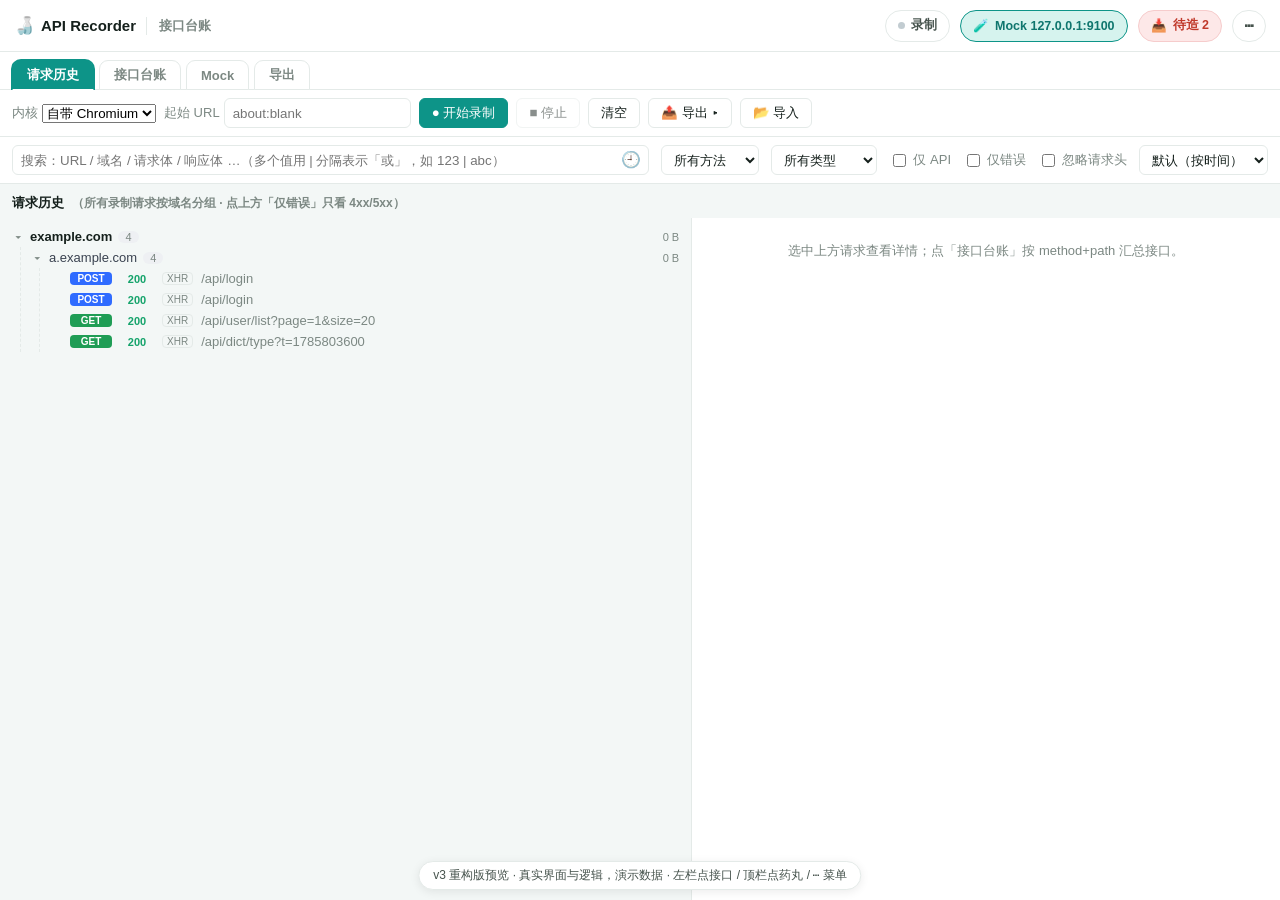
<file: design/v3-preview.html>
<!DOCTYPE html>
<html lang="zh-CN">
<head>
  <meta charset="UTF-8" />
  <meta name="viewport" content="width=device-width, initial-scale=1.0" />
  <title>API Recorder · v3 重构版预览（可交互）</title>
  <style>
:root {
  /* ---- 浅色 + 青绿（Teal）设计系统 ---- */
  --bg: #f3f7f6;
  --surface: #ffffff;
  --surface-2: #f7faf9;
  --panel: #ffffff;
  --border: #e4eae8;
  --border-strong: #cdd8d4;
  --text: #15201c;
  --text-2: #46534d;
  --muted: #7c8883;
  --accent: #0d9488;
  --accent-strong: #0f766e;
  --accent-soft: #d6f3ee;
  --surface-3: #eef2f1;
  --accent-soft-2: #eafaf7;
  --primary: #0d9488;          /* 主操作（青绿） */
  --primary-d: #0f766e;        /* 主操作·深（实心按钮底，白字 AA） */
  --green: #15a36b;
  --blue: #2f8be0;
  --orange: #e08a00;
  --red: #e2483b;
  --gray: #8a9099;
  --success: #15a36b;
  --warning: #e08a00;
  --danger: #e2483b;
  --info: #2f8be0;
  --code-bg: #f3f4f6;
  --row-hover: #eef6f4;
  /* 圆角 */
  --r-sm: 7px;
  --r: 11px;
  --r-lg: 16px;
  --r-pill: 999px;
  /* 阴影 */
  --sh-1: 0 1px 2px rgba(15, 118, 110, .06);
  --sh-2: 0 6px 18px rgba(15, 118, 110, .10);
  --sh-pop: 0 16px 48px rgba(15, 32, 28, .22);
  /* HTTP 方法色（软底 + 同色字） */
  --m-get: #15a36b;
  --m-post: #2f8be0;
  --m-put: #e08a00;
  --m-delete: #e2483b;
  --m-patch: #8b5cf6;
}

* { box-sizing: border-box; }
html, body { height: 100%; margin: 0; }
body {
  font-family: -apple-system, "Segoe UI", "Microsoft YaHei", Roboto, Helvetica, Arial, sans-serif;
  background: var(--bg);
  color: var(--text);
  font-size: 13px;
  display: flex;
  flex-direction: column;
  /* 全局允许选中/复制（含右侧详情、左侧 API 地址/路径）。
     适配 WebView2（Chromium 内核），需带 -webkit- 前缀。 */
  -webkit-user-select: text;
  -moz-user-select: text;
  user-select: text;
}

/* ---------- 工具栏 ---------- */
.toolbar, .subbar, .api-toolbar {
  display: flex;
  align-items: center;
  gap: 8px;
  padding: 8px 12px;
  background: var(--panel);
  border-bottom: 1px solid var(--border);
  flex-wrap: wrap;
  position: relative;
}
.subbar { gap: 12px; align-items: center; flex-wrap: wrap; }

/* 功能区分区：API 录制 / Mock 服务 各自独立成框，避免挤在一起 */
.zone {
  display: flex;
  align-items: center;
  gap: 10px;
  padding: 7px 14px;
  border: 1px solid var(--border);
  border-radius: 10px;
  background: var(--panel);
  flex-wrap: wrap;
}
.zone-api { flex: 1 1 480px; min-width: 0; }
.zone-mock {
  flex: 0 0 auto;
  margin-left: auto;
  border-color: rgba(224, 138, 0, .45);
  background: #fffaf0;
}
.zone .status { margin-left: 0; }
.zone-tag {
  font-size: 11px;
  font-weight: 700;
  letter-spacing: .5px;
  padding: 3px 9px;
  border-radius: 6px;
  color: #fff;
  white-space: nowrap;
}
.tag-api { background: var(--blue); }
.tag-mock { background: var(--orange); }
.brand { font-weight: 700; font-size: 15px; margin-right: 6px; white-space: nowrap; }
.field { display: flex; align-items: center; gap: 4px; color: var(--muted); }
.field > span { white-space: nowrap; }

.input, .select {
  height: 30px;
  border: 1px solid var(--border);
  border-radius: 6px;
  padding: 0 8px;
  background: #fff;
  color: var(--text);
  outline: none;
}
.input:focus, .select:focus { border-color: var(--primary); }
.input.grow { flex: 1; min-width: 180px; }
.input.hide { display: none; }

/* 搜索框：清空按钮 + 历史下拉 */
.search-wrap { position: relative; flex: 1; min-width: 180px; display: flex; align-items: center; }
.search-input { width: 100%; padding-right: 54px; }
.search-clear, .search-hist-btn {
  position: absolute;
  top: 50%;
  transform: translateY(-50%);
  height: 22px;
  min-width: 22px;
  padding: 0 4px;
  border: none;
  background: transparent;
  color: var(--muted);
  cursor: pointer;
  font-size: 16px;
  line-height: 22px;
  border-radius: 4px;
  display: flex;
  align-items: center;
  justify-content: center;
}
.search-clear { right: 30px; font-size: 18px; color: #b23b3b; }
.search-hist-btn { right: 4px; }
.search-hist-btn:hover, .search-clear:hover { background: rgba(0,0,0,.06); }
.search-hist-btn.has-history::after {
  content: "";
  position: absolute;
  top: 2px; right: 2px;
  width: 6px; height: 6px;
  border-radius: 50%;
  background: var(--orange);
}
.search-history {
  position: absolute;
  top: calc(100% + 4px);
  left: 0;
  right: 0;
  min-width: 220px;
  max-height: 320px;
  overflow-y: auto;
  background: #fff;
  border: 1px solid var(--border);
  border-radius: 8px;
  box-shadow: 0 6px 20px rgba(0,0,0,.14);
  z-index: 50;
  padding: 4px;
}
.hist-item {
  display: flex;
  align-items: center;
  gap: 6px;
  padding: 6px 8px;
  border-radius: 6px;
  cursor: pointer;
  font-size: 13px;
}
.hist-item:hover { background: var(--hover); }
.hist-text { flex: 1; overflow: hidden; text-overflow: ellipsis; white-space: nowrap; }
.hist-del {
  flex: 0 0 auto;
  color: var(--muted);
  font-size: 14px;
  padding: 0 4px;
  border-radius: 4px;
  opacity: 0;
}
.hist-item:hover .hist-del { opacity: 1; }
.hist-del:hover { color: #b23b3b; background: rgba(0,0,0,.06); }
.hist-empty { padding: 10px; color: var(--muted); font-size: 13px; text-align: center; }
.hist-clear {
  margin-top: 2px;
  padding: 6px 8px;
  text-align: center;
  color: var(--muted);
  font-size: 12px;
  border-top: 1px solid var(--border);
  cursor: pointer;
  border-radius: 0 0 6px 6px;
}
.hist-clear:hover { color: #b23b3b; }
.input-sm { width: 72px; height: 28px; padding: 0 6px; }
.mock-port { display: inline-flex; align-items: center; gap: 6px; font-size: 13px; color: var(--muted); }

.btn {
  height: 30px;
  padding: 0 12px;
  border: 1px solid var(--border);
  border-radius: 6px;
  background: #fff;
  color: var(--text);
  cursor: pointer;
  white-space: nowrap;
}
.btn:hover:not(:disabled) { background: #f0f2f5; }
.btn:disabled { opacity: .5; cursor: not-allowed; }
.btn-primary { background: var(--primary); border-color: var(--primary); color: #fff; }
.btn-primary:hover:not(:disabled) { background: var(--primary-d); }

/* 关联文件提示（打开后可覆盖保存） */
.source-hint {
  font-size: 11px;
  color: var(--muted);
  white-space: nowrap;
  overflow: hidden;
  text-overflow: ellipsis;
  max-width: 260px;
}
.source-hint.on {
  color: #854F0B;
  background: #FBF3D9;
  border: 1px solid #EFD58A;
  border-radius: 4px;
  padding: 2px 8px;
}

.status {
  margin-left: auto;
  padding: 3px 10px;
  border-radius: 12px;
  font-weight: 600;
  font-size: 12px;
  white-space: nowrap;
}

/* 红绿灯式状态指示灯：圆点颜色跟随状态类（idle 灰 / recording 绿 / launching 橙 / error 红） */
.status::before {
  content: "";
  display: inline-block;
  width: 8px;
  height: 8px;
  margin-right: 6px;
  border-radius: 50%;
  background: currentColor;
  box-shadow: 0 0 6px currentColor;
  vertical-align: middle;
}

/* 头部状态组：API 录制状态 + Mock 状态并排，用分隔线与彩色标签区分 */
.status-group {
  margin-left: auto;
  display: flex;
  align-items: center;
  gap: 8px;
}
.sg-item { display: flex; align-items: center; gap: 6px; }
.sg-tag {
  font-size: 10px;
  font-weight: 700;
  letter-spacing: .5px;
  padding: 2px 6px;
  border-radius: 4px;
  color: #fff;
}
.sg-sep { width: 1px; height: 18px; background: var(--border); margin: 0 2px; }
.status-group .status {
  margin-left: 0;
}
.status-idle { background: #eef0f3; color: var(--muted); }
.status-launching { background: #fff3d6; color: var(--orange); }
.status-recording { background: #e3f6ea; color: var(--green); }
.status-stopping { background: #fff3d6; color: var(--orange); }
.status-error { background: #fde4e4; color: var(--red); }

.check { display: flex; align-items: center; gap: 4px; color: var(--muted); cursor: pointer; }
.stats { color: var(--muted); white-space: nowrap; margin-left: auto; }

/* ---------- 主区域 ---------- */
.main { flex: 1; display: flex; min-height: 0; }
.tree-head {
  flex: 0 0 auto;
  display: flex;
  align-items: baseline;
  gap: 8px;
  padding: 10px 12px 6px;
  font-weight: 700;
  font-size: 13px;
  color: var(--text);
}
.tree-head .muted { color: var(--muted); font-weight: 600; font-size: 12px; }
.tree {
  flex: 1;
  overflow: auto;
  padding: 8px 6px 40px;
}
.detail {
  width: 46%;
  min-width: 320px;
  max-width: 720px;
  border-left: 1px solid var(--border);
  background: var(--panel);
  overflow: auto;
  padding: 0;
}
.empty { color: var(--muted); padding: 24px; text-align: center; }

/* ---------- 树 ---------- */
/* 默认整棵树都允许选中/复制（方便复制 API 地址、路径、状态码等）。
   仅「可点击折叠」的域名行/主机行禁止选中，避免点击折叠时误选中文字。 */
.domain-row, .host-row {
  -webkit-user-select: none;
  -moz-user-select: none;
  user-select: none;
}
.row {
  display: flex;
  align-items: center;
  gap: 6px;
  padding: 3px 6px;
  border-radius: 5px;
  cursor: pointer;
  white-space: nowrap;
}
.row:hover { background: var(--row-hover); }
.caret { width: 12px; color: var(--muted); display: inline-block; text-align: center; }
.domain-name { font-weight: 700; }
.host-name { color: #3a4250; }
.path-text { color: var(--muted); overflow: hidden; text-overflow: ellipsis; flex: 1; }
.badge {
  font-size: 11px;
  color: var(--muted);
  background: #eef0f3;
  border-radius: 10px;
  padding: 0 7px;
  white-space: nowrap;
}
.size { color: var(--muted); font-size: 11px; margin-left: auto; }

.children { margin-left: 14px; border-left: 1px dashed var(--border); padding-left: 4px; }
.children.hidden { display: none; }

.req-row { gap: 8px; position: relative; padding-right: 24px; }
.req-row.active { background: var(--row-hover); outline: 1px solid var(--primary); }

/* 请求行删除按钮：hover 行时出现 */
.req-del {
  position: absolute;
  right: 4px;
  top: 50%;
  transform: translateY(-50%);
  opacity: 0;
  cursor: pointer;
  color: var(--red);
  font-size: 14px;
  line-height: 1;
  padding: 1px 5px;
  border-radius: 4px;
  -webkit-user-select: none;
  -moz-user-select: none;
  user-select: none;
}
.req-row:hover .req-del { opacity: .85; }
.req-del:hover { opacity: 1 !important; background: #fde8e8; }

/* 方法徽标 */
.m { font-size: 10px; font-weight: 700; padding: 1px 5px; border-radius: 4px; color: #fff; min-width: 42px; text-align: center; }
.m-GET { background: var(--blue); }
.m-POST { background: var(--green); }
.m-PUT { background: var(--orange); }
.m-DELETE { background: var(--red); }
.m-PATCH { background: #8a4fff; }
.m-HEAD, .m-OPTIONS, .m-OTHER { background: var(--gray); }

/* 状态码 */
.s { font-size: 11px; font-weight: 600; min-width: 34px; text-align: center; }
.s-2 { color: var(--green); }
.s-3 { color: var(--blue); }
.s-4 { color: var(--orange); }
.s-5 { color: var(--red); }
.s-fail { color: var(--gray); }

.t-type { font-size: 10px; color: var(--muted); border: 1px solid var(--border); border-radius: 4px; padding: 0 4px; }
.dur { font-size: 11px; color: var(--muted); }

/* ---------- 详情 ---------- */
.detail-head { display: flex; flex-wrap: wrap; align-items: center; gap: 8px; padding: 10px 12px; border-bottom: 1px solid var(--border); }
.detail-title { font-weight: 700; word-break: break-all; flex: 1 1 auto; min-width: 200px; }
.detail-meta { color: var(--muted); margin-top: 4px; font-size: 12px; width: 100%; }
.detail-tabs { display: flex; gap: 2px; padding: 6px 8px 0; border-bottom: 1px solid var(--border); flex-wrap: wrap; }
.tab { padding: 5px 10px; cursor: pointer; border: 1px solid transparent; border-bottom: none; border-radius: 6px 6px 0 0; color: var(--muted); }
.tab.active { background: var(--code-bg); color: var(--text); font-weight: 600; }
.detail-body { padding: 10px 12px; }
/* WebView2 下 body 的 user-select 不一定继承到 pre/code/json 树，
   显式声明保证详情区文本可以选中复制 */
.detail, .detail-body, pre.code, .jtree, .jtree .jline, .json-viewer, .json-code {
  -webkit-user-select: text;
  -moz-user-select: text;
  user-select: text;
}
/* 详情页 JSON 区同样带行号 gutter + 复制，限制高度避免撑坏 */
.detail-body .code-wrap { max-height: 60vh; overflow: auto; }
.kv { width: 100%; border-collapse: collapse; font-size: 12px; }
.kv td { padding: 3px 6px; border-bottom: 1px solid var(--border); vertical-align: top; word-break: break-all; }
.kv td.k { color: var(--muted); white-space: nowrap; width: 1%; }
pre.code {
  background: var(--code-bg);
  border: 1px solid var(--border);
  border-radius: 6px;
  padding: 10px;
  overflow: auto;
  max-height: 60vh;
  font-family: "SF Mono", Consolas, "Courier New", monospace;
  font-size: 12px;
  line-height: 1.5;
  white-space: pre-wrap;
  word-break: break-all;
}
/* 代码块右上角的「复制 / 最大化」按钮组：浮在块上方，点击即操作 */
.code-wrap { position: relative; }
.code-tools {
  position: absolute; top: 6px; right: 6px; z-index: 3;
  display: flex; gap: 6px;
  -webkit-user-select: none; -moz-user-select: none; user-select: none;
}
.code-copy, .code-max {
  position: static; opacity: .9;
}
.code-copy:hover, .code-max:hover { opacity: 1; }
.note { color: var(--muted); padding: 8px 0; }

/* 筛选命中高亮：黄色底 + 加粗，让「数据过滤」时一眼看到命中位置 */
mark.hl {
  background: #FFE08A;
  color: inherit;
  border-radius: 2px;
  padding: 0 1px;
  font-weight: 600;
  box-shadow: 0 0 0 1px rgba(224,138,0,.35);
}

/* ---------- 标记（记录级备注 + 标签）---------- */
.mark-ic { font-size: 11px; color: #854F0B; }

/* 请求行内显示用户标记：备注摘要 + 标签徽章（靠右显示） */
.row-mark { display: inline-flex; gap: 4px; align-items: center; flex-shrink: 0; max-width: 380px; overflow: hidden; margin-left: auto; }
.row-mark-note {
  color: #854F0B;
  font-size: 11px;
  background: #FBF3D9;
  border: 1px solid #EFD58A;
  border-radius: 3px;
  padding: 0 6px;
  max-width: 200px;
  overflow: hidden;
  text-overflow: ellipsis;
  white-space: nowrap;
}
.row-tag {
  color: #185FA5;
  font-size: 10px;
  background: #E6F1FB;
  border: 1px solid #B5D4F4;
  border-radius: 3px;
  padding: 0 6px;
  white-space: nowrap;
}
.mark-editor {
  border: 1px dashed var(--border);
  border-radius: 8px;
  padding: 10px;
  background: var(--bg);
}
.mark-title { font-weight: 700; font-size: 12px; margin-bottom: 8px; color: var(--text); }
.mark-tags-input { width: 100%; height: 28px; margin-bottom: 6px; box-sizing: border-box; }
.mark-note {
  width: 100%; min-height: 54px; box-sizing: border-box;
  border: 1px solid var(--border); border-radius: 6px; padding: 6px 8px;
  font-family: inherit; font-size: 12px; resize: vertical;
}
.mark-actions { margin-top: 8px; display: flex; align-items: center; gap: 10px; }
.mark-has { color: #854F0B; font-size: 12px; }

/* ---------- 字段级注释：JSON 树（带 VS Code 风格 gutter） ---------- */
.jtree {
  background: var(--code-bg);
  border: 1px solid var(--border);
  border-radius: 6px;
  padding: 10px 10px 10px 0;
  overflow: auto;
  max-height: 60vh;
  font-family: "SF Mono", Consolas, "Courier New", monospace;
  font-size: 12px;
  line-height: 1.6;
  white-space: pre-wrap;
  word-break: break-all;
  counter-reset: jline;
}
.jind { padding-left: 18px; }
.jtree .jline {
  position: relative;
  padding-left: 44px;
}
.jtree .jline::before {
  counter-increment: jline;
  content: counter(jline);
  position: absolute;
  left: 0;
  top: 0;
  width: 38px;
  height: 100%;
  padding: 0 6px 0 0;
  text-align: right;
  color: var(--muted);
  font-size: 10px;
  line-height: inherit;
  background: rgba(0,0,0,.03);
  border-right: 1px solid rgba(0,0,0,.06);
  -webkit-user-select: none;
  -moz-user-select: none;
  user-select: none;
  pointer-events: none;
}

/* ---------- JSON 树折叠 ---------- */
.jtree-toolbar { display: flex; align-items: center; gap: 6px; margin-bottom: 6px; }
.jtree-toolbar .btn-mini { opacity: .85; }
.jtree-toolbar .btn-mini:hover { opacity: 1; }
.jtree-toolbar .code-copy { position: static; margin-left: auto; opacity: .85; }
.jnode { }
.j-open, .j-close { cursor: pointer; }
.j-toggle {
  position: absolute;
  left: 6px;
  top: 1px;
  width: 13px;
  color: var(--muted); font-size: 10px; line-height: 1;
  -webkit-user-select: none; -moz-user-select: none; user-select: none;
  transition: transform .12s ease;
}
.j-open:hover, .j-close:hover { background: rgba(0,0,0,.05); }
.j-preview { display: none; color: var(--muted); font-style: italic; margin-left: 2px; }
/* 节点级「复制」按钮：悬停行/值时出现，点 ⧉ 复制该节点 JSON */
.j-copy-btn {
  margin-left: 5px;
  opacity: 0;
  cursor: pointer;
  color: #185FA5;
  font-size: 11px;
  -webkit-user-select: none;
  -moz-user-select: none;
  user-select: none;
  pointer-events: none;
}
.jline:hover .j-copy-btn, .jval:hover .j-copy-btn { opacity: .85; pointer-events: auto; }
.j-copy-btn:hover { opacity: 1 !important; pointer-events: auto; }
/* 折叠态：旋转箭头、隐藏子节点与收尾括号、显示预览 */
.jnode.collapsed > .j-open .j-toggle { transform: rotate(-90deg); }
.jnode.collapsed > .j-open .j-preview { display: inline; }
.jnode.collapsed > .jind,
.jnode.collapsed > .j-close { display: none; }

.jline:hover { background: rgba(0,0,0,.035); }
.j-annotated { /* 行级标记类，视觉指示交给 j-note-txt 自身黄底 */ }
.j-key { color: #185FA5; }
.j-string { color: #3B6D11; }
.j-number { color: #BA7517; }
.j-boolean { color: #7F77DD; }
.j-null { color: #B4B2A9; }
.j-punc { color: var(--muted); }
.j-note-btn {
  margin-left: 6px;
  opacity: 0;
  cursor: pointer;
  color: #854F0B;
  font-size: 11px;
  -webkit-user-select: none;
  -moz-user-select: none;
  user-select: none;
  /* 默认不参与鼠标事件，避免半透明图标挡住相邻数字的选中文本；
     悬停行/值时再响应点击 */
  pointer-events: none;
}
.jline:hover .j-note-btn { opacity: .8; pointer-events: auto; }
.jval:hover .j-note-btn { opacity: .8; pointer-events: auto; }
.j-note-btn:hover { opacity: 1 !important; pointer-events: auto; }
.j-note-txt {
  color: #854F0B;
  font-style: italic;
  font-size: 11px;
  background: #FBF3D9;
  border: 1px solid #EFD58A;
  border-radius: 3px;
  padding: 0 4px;
}

/* ---------- 脱敏规则面板 ---------- */
.hide { display: none !important; }

/* 隐藏的文件选择框：必须可点击（不能 display:none），否则 WebView2/Chromium 下
   input.click() 无法唤起系统文件对话框。用绝对定位移到视口外 + 透明来实现隐藏。 */
.file-input-hidden {
  position: fixed;
  top: -10000px;
  left: -10000px;
  width: 1px;
  height: 1px;
  opacity: 0;
  overflow: hidden;
}
.btn-mini { height: 28px; padding: 0 8px; border: 1px solid var(--border); border-radius: 6px; background: #fff; color: var(--text); cursor: pointer; }
.btn-mini:hover { background: #f0f2f5; }
.mask-panel {
  position: absolute; top: 100%; right: 12px; margin-top: 6px; z-index: 50;
  background: var(--panel); border: 1px solid var(--border); border-radius: 8px;
  box-shadow: 0 6px 20px rgba(0,0,0,.12); padding: 12px; width: 240px;
}
.mask-title { font-weight: 700; margin-bottom: 8px; }
.mask-subtitle { font-size: 12px; color: var(--text); margin-bottom: 6px; font-weight: 600; }
.mask-row { display: flex; align-items: center; gap: 6px; margin-bottom: 8px; }
.mask-row input { flex: 1; height: 28px; border: 1px solid var(--border); border-radius: 6px; padding: 0 8px; }
.mask-hint { color: var(--muted); font-size: 11px; margin-bottom: 8px; line-height: 1.4; }
.mask-divider { border-top: 1px dashed var(--border); margin: 4px 0 10px; }
.mask-section { margin-bottom: 4px; }
.mask-btn-row { display: flex; gap: 8px; margin-top: 8px; flex-wrap: wrap; }
.mask-section .status { display: inline-block; margin-bottom: 2px; }

/* ---------- 导出 / Mock 弹窗 ---------- */
.modal-mask {
  position: fixed; inset: 0; z-index: 100;
  background: rgba(0,0,0,.35);
  display: flex; align-items: center; justify-content: center;
}
.modal {
  background: var(--panel); border: 1px solid var(--border); border-radius: 10px;
  box-shadow: 0 10px 40px rgba(0,0,0,.22);
  width: 380px; max-width: 92vw; max-height: 88vh; overflow: auto; padding-bottom: 14px;
}
.modal-head {
  display: flex; align-items: center; justify-content: space-between;
  padding: 12px 14px; border-bottom: 1px solid var(--border);
}
.modal-title { font-weight: 700; font-size: 14px; }
.modal-close { border: none; background: transparent; font-size: 20px; line-height: 1; cursor: pointer; color: var(--muted); padding: 0 4px; }
.modal-close:hover { color: var(--text); }
.modal-section { padding: 12px 14px; }
.modal-subtitle { font-size: 12px; font-weight: 600; margin-bottom: 8px; }
.modal-divider { border-top: 1px dashed var(--border); margin: 2px 0; }
.radio-row { display: flex; gap: 16px; margin-bottom: 12px; }
.radio { display: flex; align-items: center; gap: 4px; cursor: pointer; }
.modal-btn-row { display: flex; gap: 8px; margin-top: 8px; flex-wrap: wrap; }
.modal-mock-status { margin-left: 0; display: inline-block; margin-bottom: 2px; }
.modal-wide { width: 620px; max-width: 94vw; }

/* ---- Mock 接口列表 / 快速测试 ---- */
.muted { color: var(--muted); font-weight: 400; }
.mock-apis-bar { display: flex; align-items: center; justify-content: space-between; gap: 12px; margin-bottom: 10px; }
.mock-apis-url { font-size: 12px; color: var(--muted); }
.mock-apis-url a { color: var(--primary); text-decoration: none; word-break: break-all; }
.mock-apis-url a:hover { text-decoration: underline; }
/* .mock-api-list 高度在下方 .mock-dash 规则中统一定义为 flex:1 占满剩余高度 */
.mock-api-empty { padding: 16px; color: var(--muted); text-align: center; }
/* Mock 接口卡片：头部一行 meta + 操作，主体默认折叠，展开后上下显示格式化请求/返回体 */
.mock-api-card {
  background: var(--panel);
  border-bottom: 1px solid var(--border);
}
.mock-api-card:last-child { border-bottom: none; }
.mock-api-card.pinned { background: #fff7e6; box-shadow: inset 3px 0 0 #e08a00; }
.mock-file-badge {
  padding: 4px 10px 6px;
  font-size: 12px; color: var(--accent, #0d9488);
  background: rgba(13,148,136,.08);
  border-top: 1px dashed var(--border);
}
.mock-api-card-head {
  display: flex; align-items: center; justify-content: space-between; gap: 10px;
  padding: 8px 10px;
  cursor: pointer;
  transition: background .08s ease;
}
.mock-api-card-head:hover { background: rgba(0,0,0,.03); }
.mock-api-card-meta {
  display: flex; align-items: center; gap: 8px;
  min-width: 0; flex: 1 1 auto;
  overflow: hidden;
}
.mock-api-card-path {
  font-family: ui-monospace, "SFMono-Regular", Consolas, monospace;
  font-size: 12px; font-weight: 600;
  flex: 0 1 auto; min-width: 80px;
  overflow: hidden; text-overflow: ellipsis; white-space: nowrap;
}
.mock-api-card-query {
  font-family: ui-monospace, "SFMono-Regular", Consolas, monospace;
  font-size: 11px; color: var(--muted);
  flex: 1 1 auto; min-width: 60px;
  overflow: hidden; text-overflow: ellipsis; white-space: nowrap;
}
.mock-api-card-ops {
  display: flex; align-items: center; gap: 6px;
  flex: 0 0 auto;
}
.mock-api-card-ops .row-mark { margin-left: 0; max-width: 160px; }
.mock-expand-toggle {
  font-size: 11px; color: var(--muted);
  padding: 2px 4px; cursor: pointer;
  user-select: none;
}
.mock-api-card-body {
  padding: 0 10px 10px;
  border-top: 1px dashed var(--border);
  max-height: 320px;
  overflow: auto;
}
/* 上下两行：请求体 / 返回体，各占满行宽，长 JSON 横向铺开更易读 */
.mock-api-bodies {
  display: flex;
  flex-direction: column;
  gap: 10px;
  margin-top: 10px;
}
.mock-card-section {
  min-width: 0;
}
.mock-card-section-title {
  display: flex; align-items: center; justify-content: space-between; gap: 8px;
  font-size: 11px; font-weight: 700; color: var(--muted);
  margin-bottom: 4px; letter-spacing: .3px;
}
.mock-card-max {
  font-size: 11px; line-height: 1; padding: 1px 6px; margin: 0;
  background: var(--surface); border: 1px solid var(--border-strong); color: var(--text-2);
}
.mock-card-max:hover { border-color: var(--accent); color: var(--accent); }
.mock-card-summary {
  font-family: ui-monospace, "SFMono-Regular", Consolas, monospace;
  font-size: 11px;
  padding: 5px 8px; border-radius: 4px;
  cursor: pointer;
  overflow: hidden; text-overflow: ellipsis; white-space: nowrap;
  transition: outline .08s ease;
}
.mock-card-summary:hover { outline: 1px solid var(--primary); }
.mock-card-summary.expanded {
  outline: 1px solid var(--primary);
  white-space: pre-wrap; word-break: break-all;
  border-radius: 4px 4px 0 0;
}
.mock-req-section .mock-card-summary { background: #eef3fb; color: #2b3a55; }
.mock-res-section .mock-card-summary { background: var(--code-bg); color: var(--text); }
.mock-card-code {
  margin: 0;
  border-radius: 0 0 4px 4px;
  font-family: ui-monospace, "SFMono-Regular", Consolas, monospace;
  font-size: 11px; line-height: 1.45;
  max-height: 300px; overflow: auto;
}
.mock-req-section .mock-card-code { background: #eef3fb; color: #2b3a55; }
.mock-res-section .mock-card-code { background: var(--code-bg); color: var(--text); }

/* JSON viewer：左侧 gutter 行号 + 折叠按钮 */
.json-viewer { display: table; width: 100%; }
.json-empty { padding: 8px; color: var(--muted); font-style: italic; }
.json-line {
  display: table-row;
}
.json-line.fold-hidden { display: none; }
.json-gutter {
  display: table-cell;
  width: 1px;
  white-space: nowrap;
  padding: 0 8px 0 4px;
  text-align: right;
  user-select: none;
  background: rgba(0,0,0,.03);
  border-right: 1px solid rgba(0,0,0,.06);
}
.json-lineno {
  color: var(--muted);
  font-size: 10px;
  min-width: 18px;
  display: inline-block;
}
.json-fold {
  display: inline-block;
  width: 14px; height: 14px;
  line-height: 14px; text-align: center;
  font-size: 9px; color: var(--muted);
  cursor: pointer;
  border-radius: 3px;
  margin-right: 4px;
}
.json-fold:hover { background: rgba(0,0,0,.08); color: var(--text); }
.json-fold.collapsed { color: var(--primary); }
.json-collapsed-preview { display: none; }
.json-line.fold-collapsed .json-collapsed-preview { display: inline; color: var(--text-2); }
.json-line.fold-collapsed .json-code { white-space: pre-wrap; }
.json-code {
  display: table-cell;
  padding: 0 8px;
  white-space: pre;
  word-break: normal;
  overflow-wrap: normal;
}
/* 字段级注释（✎）：默认淡显，悬停该行时高亮 */
.j-ann-btn, .j-copy-btn {
  cursor: pointer; color: var(--muted);
  margin-left: 8px; font-size: 11px;
  opacity: .25; transition: opacity .1s ease, color .1s ease;
  -webkit-user-select: none; -moz-user-select: none; user-select: none;
}
.json-line:hover .j-ann-btn, .json-line:hover .j-copy-btn { opacity: 1; color: var(--primary); pointer-events: auto; }
.j-ann-txt {
  color: #b8860b; margin-left: 6px;
  font-style: italic; font-size: 11px;
}
.json-line.j-annotated .json-code { background: rgba(184,134,11,.10); }

/* 按 API（method+path）分组展示 */
.mock-group { border-bottom: 1px solid var(--border); }
.mock-group:last-child { border-bottom: none; }
.mock-group-head {
  display: flex; align-items: center; gap: 8px;
  padding: 6px 10px; background: var(--panel);
  position: sticky; top: 0; z-index: 1; font-weight: 600;
  border-bottom: 1px solid var(--border);
}
.mock-group-path {
  font-family: ui-monospace, "SFMono-Regular", Consolas, monospace;
  font-size: 12px; flex: 1 1 auto; min-width: 0;
  overflow: hidden; text-overflow: ellipsis; white-space: nowrap;
}
.mock-group-count { font-size: 11px; color: var(--muted); white-space: nowrap; }
.method-badge {
  font-size: 11px; font-weight: 700; text-align: center; border-radius: 4px; padding: 2px 0; color: #fff;
}
.m-GET { background: #1f9d55; }
.m-POST { background: #2f6bff; }
.m-PUT { background: #e08a00; }
.m-DELETE { background: #e23b3b; }
.m-PATCH { background: #8b5cf6; }
.m-HEAD, .m-OPTIONS { background: #8a9099; }
.resp-badge {
  font-size: 11px; font-weight: 600; padding: 1px 7px; border-radius: 10px;
  background: #eef0f3; color: var(--muted);
}
.pin-badge {
  font-size: 11px; font-weight: 600; padding: 1px 7px; border-radius: 10px;
  background: #ffe08a; color: #854F0B; white-space: nowrap;
}
.btn-sm { padding: 3px 10px; font-size: 12px; }
/* 导出结果 toast：固定在顶部居中，展示落盘的绝对路径并提供打开/复制 */
.export-toast {
  position: fixed; top: 14px; left: 50%; transform: translateX(-50%);
  z-index: 2000; display: flex; align-items: center; gap: 8px;
  max-width: 90vw; padding: 10px 12px; border-radius: 8px;
  background: var(--bg, #fff); color: var(--text, #1f2329);
  border: 1px solid var(--border, #e3e6ea);
  box-shadow: 0 6px 20px rgba(0,0,0,.15); font-size: 13px;
}
.export-toast.hide { display: none !important; }
.export-toast-msg { overflow: hidden; text-overflow: ellipsis; white-space: nowrap; }
.export-toast-msg code {
  font-family: ui-monospace, "SFMono-Regular", Consolas, monospace;
  background: var(--code-bg, #f3f4f6); padding: 1px 5px; border-radius: 4px;
}
.mock-api-result {
  flex: 1 1 100%;
  margin: 8px 0 2px; padding: 8px 10px;
  background: var(--code-bg); border-radius: 6px;
  font-family: ui-monospace, "SFMono-Regular", Consolas, monospace;
  font-size: 11px; white-space: pre-wrap; word-break: break-all; max-height: 280px; overflow: auto;
  border-top: 1px dashed var(--border);
}
.mock-api-result.ok { border-left: 3px solid var(--green); }
.mock-api-result.err { border-left: 3px solid var(--red); }
/* ---- Mock 处理记录（收到的请求 + 返回数据）---- */
.mock-logs { flex: 1; display: flex; flex-direction: column; min-width: 0; padding: 12px; gap: 10px; }
.mock-log-list { flex: 1; overflow: auto; border: 1px solid var(--border); border-radius: 8px; min-height: 0; }
.mock-log-row {
  display: flex; align-items: center; gap: 8px;
  padding: 7px 10px; border-bottom: 1px solid var(--border);
  cursor: pointer;
}
.mock-log-row:last-child { border-bottom: none; }
.mock-log-row:hover { background: var(--row-hover); }
.log-ts { font-size: 11px; color: var(--muted); white-space: nowrap; width: 64px; }
.badge.miss { background: #FCEBEB; color: #A32D2D; }
.miss-reason { font-size: 11px; color: #A32D2D; overflow: hidden; text-overflow: ellipsis; white-space: nowrap; max-width: 240px; }
.mock-log-miss {
  background: #FCEBEB; color: #A32D2D; border-radius: 6px;
  padding: 8px 10px; margin-bottom: 10px; font-size: 12px; line-height: 1.5; word-break: break-all;
}

/* 处理记录详情弹窗 */
.modal-lg { width: 760px; max-width: 94vw; }
.modal-body { padding: 12px 14px; max-height: 72vh; overflow: auto; }

/* JSON / 键值对 最大化查看弹窗：大尺寸，viewer 全尺寸可滚动 */
#jsonMaxModal .modal { width: 92vw; max-width: 1200px; max-height: 90vh; }
#jsonMaxModal .modal-head { gap: 8px; }
#jsonMaxModal .modal-body { max-height: 82vh; overflow: auto; padding: 10px 14px; }
#jsonMaxModal .modal-body.json-max-body { max-height: none; overflow: hidden; }
#jsonMaxBody { font-size: 13px; line-height: 1.5; }
#jsonMaxBody .json-viewer, #jsonMaxBody .kv-viewer { width: 100%; }

/* 最大化弹窗 · git-diff 式对比：顶部共享工具栏 + 左右等高两栏，滚动联动 */
/* 左侧原 JSON，右侧对比结果（默认收起）；两栏等高，滚动时同步 */
#jsonMaxCompareBtn.is-active { border-color: var(--accent); color: var(--accent); background: var(--accent-soft-2); }
.json-max-body { display: flex; flex-direction: column; gap: 8px; align-items: stretch; height: calc(90vh - 58px); max-height: 82vh; overflow: hidden; }
.json-max-bar { flex: 0 0 auto; display: flex; align-items: center; gap: 8px; flex-wrap: wrap; border-bottom: 1px solid var(--border); padding-bottom: 8px; }
.json-max-cols { flex: 1 1 auto; min-height: 0; display: flex; gap: 12px; align-items: stretch; }
.json-max-main { flex: 1 1 50%; min-width: 0; min-height: 0; overflow: auto; }
.json-max-compare {
  flex: 1 1 50%; min-width: 0; min-height: 0; overflow: hidden;
  display: flex; flex-direction: column;
  border-left: 1px solid var(--border); padding-left: 12px;
}
.json-max-compare-head { display: flex; align-items: center; gap: 8px; flex-wrap: wrap; }
.jmc-title { font-size: 12px; font-weight: 600; color: var(--text-2); }
.jm-mode-group {
  display: inline-flex; overflow: hidden;
  border: 1px solid var(--border-strong); border-radius: var(--r-pill);
}
.jm-mode {
  height: 22px; padding: 0 10px; cursor: pointer; border: none;
  background: var(--surface); color: var(--text-2); font-size: 11.5px;
}
.jm-mode + .jm-mode { border-left: 1px solid var(--border-strong); }
.jm-mode:hover { color: var(--accent); }
.jm-mode.is-active { background: var(--primary); color: #fff; }
.jmc-stat { font-size: 11px; color: var(--muted); }
.json-max-bar .jmc-stat { flex-basis: 100%; }
.jmc-stat.ok { color: var(--accent-strong); }
.jmc-stat.warn { color: var(--warning); }
.json-max-compare-body { flex: 1 1 auto; min-height: 0; display: flex; flex-direction: column; overflow: auto; }
.json-max-compare-input {
  flex: 1 1 auto; min-height: 0; width: 100%; box-sizing: border-box; resize: none;
  border: 1px solid var(--border); border-radius: var(--r-sm);
  padding: 8px 10px; font-family: ui-monospace, "SFMono-Regular", Consolas, monospace;
  font-size: 12px; line-height: 1.5; color: var(--text); background: var(--code-bg);
}
.json-max-compare-view { flex: 1 1 auto; min-height: 0; overflow: auto; }
.json-max-compare-view .json-viewer { width: 100%; }

/* 差异高亮：直接落在 JSON 区的行上（左/右各自标记） */
.json-line.diff-add .json-gutter, .json-line.diff-add .json-code { background: rgba(47,139,224,.13); }
.json-line.diff-del .json-gutter, .json-line.diff-del .json-code { background: rgba(226,72,59,.13); }
.json-line.diff-mod .json-gutter, .json-line.diff-mod .json-code { background: rgba(224,138,0,.16); }
.json-line.diff-add .json-gutter { border-left: 3px solid var(--info); padding-left: 1px; }
.json-line.diff-del .json-gutter { border-left: 3px solid var(--danger); padding-left: 1px; }
.json-line.diff-mod .json-gutter { border-left: 3px solid var(--warning); padding-left: 1px; }

/* 标签编辑器：固定在详情顶部，仅标签，紧凑 */
.detail-tags {
  background: var(--panel);
  border-bottom: 1px solid var(--border);
  padding: 6px 14px;
}
.tags-bar {
  display: flex; align-items: center; gap: 8px;
}
.tags-label {
  font-size: 12px; font-weight: 600; color: var(--muted); white-space: nowrap;
}
.tags-input {
  flex: 1 1 auto; min-width: 0;
  height: 28px; padding: 0 8px;
  font-size: 12px;
}

/* 编辑请求 / 编辑响应弹窗（造数据） */
.edit-req-url, .edit-req-headers, .edit-req-body, .edit-res-headers, .edit-res-body {
  width: 100%; box-sizing: border-box; border: 1px solid var(--border);
  border-radius: 6px; padding: 8px 10px; font-family: ui-monospace, "SFMono-Regular", Consolas, monospace;
  font-size: 12px; line-height: 1.5; color: var(--text); background: var(--code-bg); resize: vertical;
  margin-bottom: 12px;
}
.edit-req-url { min-height: 38px; }
.edit-req-headers, .edit-res-headers { min-height: 110px; }
.edit-req-body, .edit-res-body { min-height: 150px; }
.edit-res-status-row { display: flex; gap: 8px; margin-bottom: 12px; }
.edit-res-status-row .input { flex: 1 1 auto; min-width: 0; }
.edit-res-status-row .edit-res-status { flex: 0 0 88px; }
.mock-attach-row { display: flex; align-items: center; gap: 10px; margin-bottom: 12px; }
.mock-attach-info { font-size: 12px; color: var(--muted); }
.mock-attach-info a { color: var(--accent, #0d9488); cursor: pointer; margin-left: 6px; }

/* JSON 编辑区：与详情页同一套 JSON 组件（预览）+ 原文编辑 双模式 */
.json-edit {
  border: 1px solid var(--border); border-radius: var(--r-sm);
  background: var(--surface); overflow: hidden; margin-bottom: 12px;
}
.json-edit-bar {
  display: flex; align-items: center; gap: 6px;
  padding: 6px 8px; background: var(--surface-2);
  border-bottom: 1px solid var(--border);
}
.je-mode {
  height: 24px; padding: 0 12px; cursor: pointer;
  border: 1px solid var(--border-strong); border-radius: var(--r-pill);
  background: var(--surface); color: var(--text-2); font-size: 12px;
}
.je-mode:hover { border-color: var(--accent); color: var(--accent); }
.je-mode.is-active { background: var(--primary); border-color: var(--primary); color: #fff; }
.je-hint { margin-left: auto; font-size: 11px; color: var(--muted); }
.json-edit-preview { max-height: 340px; overflow: auto; }
.json-edit-preview .code-wrap { margin: 0; }
.json-edit-preview .json-viewer { border-radius: 0; }
.json-edit textarea { border: none; border-radius: 0; margin: 0; min-height: 180px; }
.json-edit textarea:focus { outline: none; }
.json-edit-empty { padding: 12px; color: var(--muted); font-size: 12px; font-style: italic; }
.modal-tip { font-weight: 400; color: var(--muted); font-size: 11px; margin-left: 6px; }
.modal-error { color: #A32D2D; font-size: 12px; min-height: 16px; margin: -4px 0 8px; }
.modal-actions { display: flex; gap: 8px; }
.url-cell .btn-mini { margin-left: 6px; vertical-align: middle; }
.detail-title .btn-mini { margin-left: 6px; vertical-align: middle; }
.mock-log-sec { margin-bottom: 14px; }
.mock-log-sec-title { font-weight: 700; margin-bottom: 6px; padding-bottom: 4px; border-bottom: 1px solid var(--border); }
/* Mock 日志里的 JSON 区同样带行号 gutter + 复制按钮，限制高度避免弹窗过长 */
.mock-log-sec .code-wrap { max-height: 280px; overflow: auto; }
.mock-log-url {
  font-family: ui-monospace, "SFMono-Regular", Consolas, monospace;
  font-size: 12px; word-break: break-all; margin-bottom: 8px;
  background: var(--code-bg); border-radius: 6px; padding: 8px;
}
.mock-log-sub { font-size: 12px; font-weight: 600; margin: 8px 0 4px; color: var(--muted); }

/* ---------- 顶部 Tab 切换（API 录制 / Mock 服务）---------- */
.spacer { flex: 1 1 auto; }
.tabs { display: flex; gap: 2px; margin-left: 4px; }
.tab-switch {
  height: 30px; padding: 0 14px; cursor: pointer; white-space: nowrap;
  border: 1px solid var(--border); background: #fff; color: var(--muted);
  border-radius: 6px; font-size: 13px; font-weight: 600;
}
.tab-switch:first-child { border-top-right-radius: 0; border-bottom-right-radius: 0; }
.tab-switch:last-child { border-top-left-radius: 0; border-bottom-left-radius: 0; }
.tab-switch + .tab-switch { margin-left: -1px; }
.tab-switch:hover { background: #f0f2f5; }
.tab-switch.active {
  background: var(--primary); border-color: var(--primary); color: #fff;
  box-shadow: 0 0 0 1px var(--primary);
}

/* ---------- Tab 内容面板：各干各的，互不影响 ---------- */
.tab-panel { flex: 1; display: flex; flex-direction: column; min-height: 0; }
.tab-panel.hide { display: none; }

/* ---------- 中栏分 Tab 工作区（请求历史 / 接口台账 / Mock / 导出）---------- */
.center-tabs {
  flex: 0 0 auto;
  display: flex;
  align-items: flex-end;
  gap: 6px;
  padding: 8px 12px 0;
  background: var(--surface);
  border-bottom: 1px solid var(--border);
}
.center-tabs .tab-switch { border-radius: 9px 9px 0 0; margin-bottom: -1px; }
.center-tabs .tab-switch.active { border-bottom-color: var(--surface); }
.center-pane {
  flex: 1 1 auto;
  min-height: 0;
  display: flex;
  flex-direction: column;
  overflow: hidden;
}
.center-pane.hide { display: none !important; }
.ledger-list {
  flex: 1 1 auto;
  min-height: 0;
  display: flex;
  flex-direction: column;
}
.ledger-list.hide { display: none !important; }

/* ---------- 底部状态栏 ---------- */
.statusbar {
  display: flex; align-items: center; gap: 14px;
  padding: 5px 14px; background: var(--panel);
  border-top: 1px solid var(--border);
  font-size: 12px; color: var(--muted);
  flex: 0 0 auto;
}
.sb-item { display: flex; align-items: center; gap: 4px; }
.sb-group { display: flex; align-items: center; gap: 8px; }
.sb-sep { width: 1px; height: 14px; background: var(--border); }
.sb-spacer { flex: 1 1 auto; }
.sb-muted { color: var(--muted); }
/* 底部状态栏统计文字（API 归 API 组、Mock 归 Mock 组） */
.sb-stats { color: var(--muted); white-space: nowrap; }

/* 状态栏指示灯：圆点 + 文字，颜色随状态类（与 .status 同色系） */
.sb-status { display: inline-flex; align-items: center; font-weight: 600; color: var(--muted); }
.sb-status::before {
  content: ""; display: inline-block; width: 8px; height: 8px; margin-right: 6px;
  border-radius: 50%; background: currentColor; box-shadow: 0 0 6px currentColor;
}
.sb-status.status-idle { color: var(--muted); }
.sb-status.status-launching { color: var(--orange); }
.sb-status.status-recording { color: var(--green); }
.sb-status.status-stopping { color: var(--orange); }
.sb-status.status-error { color: var(--red); }

/* ---------- Mock tab 内联看板 ---------- */
.mock-dash { flex: 2; display: flex; flex-direction: column; min-width: 0; padding: 12px; gap: 10px; }
.mock-dash-head { display: flex; align-items: center; gap: 12px; flex-wrap: wrap; padding: 10px 12px; border-bottom: 1px solid var(--border); flex: 0 0 auto; }

/* Mock 页签：请求历史流水（来一条显示一条） */
.mock-stream { flex: 1 1 auto; min-height: 0; overflow: auto; padding: 4px 0; }
.mock-stream-row { border-bottom: 1px solid var(--border); }
.mock-stream-row .mock-stream-head {
  display: flex; align-items: center; gap: 8px;
  padding: 8px 12px; cursor: pointer; user-select: none; font-size: 12.5px;
}
.mock-stream-row .mock-stream-head:hover { background: rgba(0,0,0,.03); }
.mock-stream-row .mock-stream-path { flex: 1 1 auto; min-width: 0; overflow: hidden; text-overflow: ellipsis; white-space: nowrap; color: var(--text); }
.mock-stream-row .mock-stream-q { color: var(--muted); font-size: 11.5px; }
.mock-stream-row .mock-stream-status { flex-shrink: 0; font-weight: 600; font-size: 11.5px; }
.mock-stream-row .mock-stream-status.s-ok { color: var(--green); }
.mock-stream-row .mock-stream-status.s-err { color: var(--red); }
.mock-stream-row .mock-stream-pin { flex-shrink: 0; font-size: 11px; padding: 1px 7px; border-radius: 10px; background: #fff7e6; color: #854F0B; }
.mock-stream-row .mock-stream-time { flex-shrink: 0; color: var(--muted); font-size: 11px; font-variant-numeric: tabular-nums; }
.mock-stream-row .mock-stream-caret { flex-shrink: 0; font-size: 10px; color: var(--muted); transition: transform .15s; }
.mock-stream-row.expanded .mock-stream-caret { transform: rotate(90deg); }
.mock-stream-body { display: none; padding: 6px 12px 12px 12px; }
.mock-stream-row.expanded .mock-stream-body { display: block; }
.mock-stream-ops { display: flex; align-items: center; gap: 8px; flex-wrap: wrap; margin-bottom: 8px; }
.mock-stream-code {
  max-height: 240px; overflow: auto; background: var(--surface-2);
  border: 1px solid var(--border); border-radius: 6px; padding: 8px 10px;
  font-family: ui-monospace, Consolas, monospace; font-size: 11.5px; line-height: 1.5; white-space: pre-wrap; word-break: break-all;
}
.mock-api-list { flex: 1; overflow: auto; border: 1px solid var(--border); border-radius: 8px; min-width: 0; }
/* 分组默认折叠，点击组头展开 */
.mock-group-head { cursor: pointer; user-select: none; }
.mock-group-head .expand-icon { margin-left: auto; font-size: 11px; color: var(--muted); transition: transform .15s; }
.mock-group.expanded .expand-icon { transform: rotate(90deg); }
.mock-group-body { display: none; padding: 4px 0; }
.mock-group.expanded .mock-group-body { display: block; }
/* 三级折叠：query 聚合（接口 → query → 记录） */
.mock-query-item { padding: 0 0 4px 16px; border-left: 2px solid var(--border); margin: 2px 0 2px 8px; }
.mock-query-head { display: flex; align-items: center; gap: 10px; padding: 5px 8px; cursor: pointer; user-select: none; border-radius: 6px; font-size: 12px; }
.mock-query-head:hover { background: rgba(0,0,0,.03); }
.mock-query-head .expand-icon { margin-left: auto; font-size: 10px; color: var(--muted); transition: transform .15s; }
.mock-query-item.expanded .expand-icon { transform: rotate(90deg); }
.mock-query-body { display: none; padding: 4px 0 2px 4px; }
.mock-query-item.expanded .mock-query-body { display: block; }
.mock-query-key code { background: var(--surface-2); padding: 1px 6px; border-radius: 4px; font-size: 11.5px; color: var(--accent-strong); }
.mock-query-pin-tip { margin-left: auto; margin-right: 6px; font-size: 11px; color: #854F0B; background: #fff7e6; padding: 1px 8px; border-radius: 10px; }
.mock-query-pin-tip.muted { color: var(--muted); background: transparent; }
.mock-query-count { font-size: 11px; color: var(--muted); }
.mock-api-card-meta .resp-preview { max-width: 360px; overflow: hidden; text-overflow: ellipsis; white-space: nowrap; color: var(--text-2); font-size: 12px; }
.mock-hit-badge { font-size: 11px; font-weight: 600; padding: 1px 7px; border-radius: 10px; background: var(--surface-2); color: var(--text-2); white-space: nowrap; flex-shrink: 0; }

/* ============================================================
   全新界面：侧边导航 + 多屏 + 命令面板（浅色 + 青绿）
   ============================================================ */
body { display: block; }
.app { display: flex; width: 100%; height: 100%; }

/* ---------- 侧边导航 ---------- */
.sidebar {
  flex: 0 0 230px; width: 230px; height: 100%;
  background: linear-gradient(180deg, #0f766e 0%, #0d9488 100%);
  color: #e6fbf6; display: flex; flex-direction: column;
  padding: 14px 12px; gap: 4px; user-select: none;
}
.sidebar .brand {
  display: flex; align-items: center; gap: 8px; margin: 2px 4px 14px;
  font-size: 16px; font-weight: 800; color: #fff; white-space: nowrap;
}
.sidebar .brand .logo { font-size: 20px; }
.nav { display: flex; flex-direction: column; gap: 2px; }
.nav-item {
  display: flex; align-items: center; gap: 10px; padding: 9px 12px;
  border-radius: var(--r-sm); color: #d4f3ec; cursor: pointer;
  font-size: 13.5px; font-weight: 600; position: relative; white-space: nowrap;
}
.nav-item:hover { background: rgba(255,255,255,.12); color: #fff; }
.nav-item.active { background: rgba(255,255,255,.20); color: #fff; box-shadow: inset 0 0 0 1px rgba(255,255,255,.18); }
.nav-item .nav-ic { width: 18px; text-align: center; font-size: 15px; }
.nav-item .nav-badge {
  margin-left: auto; min-width: 20px; height: 20px; padding: 0 6px;
  border-radius: var(--r-pill); background: rgba(255,255,255,.22);
  color: #fff; font-size: 11px; font-weight: 700;
  display: inline-flex; align-items: center; justify-content: center;
}
.nav-sep { height: 1px; background: rgba(255,255,255,.16); margin: 10px 6px; }
.nav-foot { margin-top: auto; padding: 10px 8px 2px; font-size: 12px; color: #c4ece4; }
.nav-foot .rec-dot {
  display: inline-block; width: 8px; height: 8px; border-radius: 50%;
  background: #9be8d6; margin-right: 6px; box-shadow: 0 0 6px #9be8d6;
}
.nav-foot .rec-dot.live { background: #ffd166; box-shadow: 0 0 8px #ffd166; animation: pulse 1.4s infinite; }
@keyframes pulse { 0%,100% { opacity: 1; } 50% { opacity: .35; } }

/* ---------- 主区 ---------- */
.content { flex: 1; display: flex; flex-direction: column; min-width: 0; min-height: 0; }
.topbar {
  flex: 0 0 auto; display: flex; align-items: center; gap: 12px;
  padding: 10px 18px; background: var(--surface); border-bottom: 1px solid var(--border);
}
.top-title { font-size: 16px; font-weight: 800; color: var(--text); }
.top-sub { font-size: 12.5px; color: var(--muted); }
.topbar .spacer { flex: 1; }
.cmdk-trigger {
  display: inline-flex; align-items: center; gap: 8px; height: 32px; padding: 0 12px;
  border: 1px solid var(--border); border-radius: var(--r-pill); background: var(--surface-2);
  color: var(--muted); cursor: pointer; font-size: 12.5px; font-weight: 600;
}
.cmdk-trigger:hover { border-color: var(--accent); color: var(--accent); }
.cmdk-trigger kbd {
  font-family: inherit; font-size: 11px; padding: 1px 6px; border-radius: 5px;
  background: #fff; border: 1px solid var(--border); color: var(--text-2);
}
.screens { flex: 1; min-height: 0; position: relative; }
.screen { display: none; height: 100%; flex-direction: column; min-height: 0; }
.screen.active { display: flex; }
.screen-pad { padding: 18px; display: flex; flex-direction: column; gap: 16px; overflow: auto; min-height: 0; flex: 1; }

/* ---------- 卡片 / 统计 ---------- */
.card {
  background: var(--surface); border: 1px solid var(--border); border-radius: var(--r);
  padding: 16px; box-shadow: var(--sh-1);
}
.card-title { font-size: 13px; font-weight: 700; color: var(--text-2); margin: 0 0 12px; }
.stat-grid { display: grid; grid-template-columns: repeat(auto-fit, minmax(150px, 1fr)); gap: 12px; }
.stat-card {
  display: flex; align-items: center; gap: 12px; background: var(--surface);
  border: 1px solid var(--border); border-radius: var(--r); padding: 14px 16px; box-shadow: var(--sh-1);
}
.stat-ic { width: 38px; height: 38px; border-radius: 10px; display: flex; align-items: center; justify-content: center; font-size: 18px; background: var(--accent-soft); color: var(--accent-strong); }
.stat-num { font-size: 22px; font-weight: 800; color: var(--text); line-height: 1.1; }
.stat-label { font-size: 12px; color: var(--muted); }
.quick-actions { display: flex; flex-wrap: wrap; gap: 10px; }
.quick-actions .btn { min-width: 120px; justify-content: center; }

/* ---------- 命令面板 ---------- */
.cmdk { position: fixed; inset: 0; background: rgba(15,32,28,.38); display: none; z-index: 1000; align-items: flex-start; justify-content: center; padding-top: 12vh; }
.cmdk.open { display: flex; }
.cmdk-box { width: 560px; max-width: 92vw; background: var(--surface); border-radius: var(--r-lg); box-shadow: var(--sh-pop); overflow: hidden; }
.cmdk-input { width: 100%; border: none; border-bottom: 1px solid var(--border); padding: 16px 18px; font-size: 15px; outline: none; color: var(--text); background: transparent; }
.cmdk-group { padding: 8px 10px 4px; font-size: 11px; font-weight: 700; color: var(--muted); letter-spacing: .5px; }
.cmdk-list { max-height: 46vh; overflow: auto; padding: 4px 8px 10px; }
.cmdk-item { display: flex; align-items: center; gap: 12px; padding: 9px 12px; border-radius: var(--r-sm); cursor: pointer; color: var(--text); }
.cmdk-item .ci-ic { width: 20px; text-align: center; font-size: 15px; color: var(--accent); }
.cmdk-item .ci-t { font-weight: 600; font-size: 13.5px; }
.cmdk-item .ci-d { font-size: 12px; color: var(--muted); margin-left: auto; }
.cmdk-item.active, .cmdk-item:hover { background: var(--accent-soft); }
.cmdk-empty { padding: 18px; text-align: center; color: var(--muted); font-size: 13px; }

/* ---------- 请求库 ---------- */
.lib-list { display: flex; flex-direction: column; gap: 14px; }
.lib-sec { background: var(--surface); border: 1px solid var(--border); border-radius: var(--r); overflow: hidden; }
.lib-sec-head { display: flex; align-items: center; gap: 8px; padding: 11px 14px; border-bottom: 1px solid var(--border); font-weight: 700; color: var(--text); }
.lib-sec-head .ic { font-size: 15px; }
.lib-sec-head .note { font-weight: 500; color: var(--muted); font-size: 12px; }
.lib-sec-head .cnt { margin-left: auto; font-size: 12px; color: var(--muted); }
.lib-ep-row { display: flex; align-items: center; gap: 10px; padding: 9px 14px; border-top: 1px solid var(--border-strong); cursor: pointer; }
.lib-ep-row:hover { background: var(--row-hover); }
.lib-ep-row .ep-path { font-family: var(--mono, monospace); font-size: 12.5px; color: var(--text); word-break: break-all; }
.lib-ep-row .ep-sum { color: var(--muted); font-size: 12px; margin-left: 8px; }
.lib-ep-row .ep-cnt { margin-left: auto; color: var(--muted); font-size: 12px; white-space: nowrap; }
.lib-ep-row .chev { color: var(--muted); }

/* 请求库 · 左右布局（文档视图）：左 outline 常驻 + 右 list/detail 切换；目录宽度可拖拽 */
.lib-doc { display: grid; grid-template-columns: var(--lib-outline-w, 236px) 6px 1fr; gap: 18px 0; flex: 1; min-height: 0; padding: 18px; }
.lib-splitter { position: relative; cursor: col-resize; background: transparent; }
.lib-splitter::after { content: ""; position: absolute; left: 2px; top: 8px; bottom: 8px; width: 2px; border-radius: 2px; background: var(--border-strong); transition: background .15s; }
.lib-splitter:hover::after, .lib-splitter.dragging::after { background: var(--accent); }
.lib-outline { display: flex; flex-direction: column; overflow: hidden; background: var(--surface); border: 1px solid var(--border); border-radius: var(--r); box-shadow: var(--sh-1); min-height: 0; }
.lib-outline .panel-head { position: sticky; top: 0; display: flex; align-items: center; gap: 6px; padding: 12px 14px; border-bottom: 1px solid var(--border); font-weight: 700; font-size: 13px; color: var(--text); background: var(--surface); z-index: 1; }
.lib-outline .panel-head .muted { color: var(--muted); font-weight: 600; margin-left: 2px; }
.ol-search-wrap { padding: 10px 12px 6px; }
.ol-search { width: 100%; }
.ol-filters { display: flex; flex-wrap: wrap; gap: 5px; padding: 0 12px 10px; }
.fchip { font-family: var(--mono, monospace); font-size: 10.5px; font-weight: 700; line-height: 1.2; padding: 2px 8px; border-radius: var(--r-pill); border: 1px solid var(--border-strong); background: var(--surface); color: var(--muted); cursor: pointer; transition: .15s; }
.fchip:hover { border-color: var(--accent); color: var(--accent); }
.fchip.active { background: var(--accent); border-color: var(--accent); color: #fff; }
.fchip.f-toggle.active { background: var(--red); border-color: var(--red); color: #fff; }
.fsep { width: 1px; align-self: stretch; background: var(--border); margin: 2px 2px; }
.ol-tree { flex: 1; overflow: auto; padding: 6px 10px 16px; }
.ol-group { margin-bottom: 2px; }
.ol-ghead { display: flex; align-items: center; gap: 8px; padding: 7px 9px; border-radius: var(--r-sm); cursor: pointer; font-weight: 700; font-size: 12.5px; color: var(--text); transition: .15s; user-select: none; }
.ol-ghead:hover { background: var(--surface-2); }
.ol-ghead .tw { font-size: 9px; color: var(--muted); transition: transform .15s; width: 10px; text-align: center; }
.ol-ghead.collapsed .tw { transform: rotate(-90deg); }
.ol-ghead .ic { width: 16px; text-align: center; }
.ol-ghead .gb { margin-left: auto; color: var(--text-2); font-size: 10px; font-weight: 700; padding: 1px 6px; border-radius: var(--r-pill); background: var(--surface-3); }
.ol-ep { display: flex; align-items: center; gap: 7px; padding: 5px 9px 5px 28px; border-radius: var(--r-sm); font-size: 11.5px; color: var(--text-2); cursor: pointer; white-space: nowrap; overflow: hidden; text-overflow: ellipsis; transition: .15s; }
.ol-ep:hover { background: var(--accent-soft-2); color: var(--accent-strong); }
.ol-ep.active { background: var(--accent-soft); color: var(--accent-strong); font-weight: 600; }
.ol-ep .method-badge { font-size: 9px; padding: 1px 5px; flex: none; }
.ol-ep-path { font-family: var(--mono, monospace); overflow: hidden; text-overflow: ellipsis; }
.lib-doc-body { overflow: auto; min-height: 0; padding-right: 2px; }
.doc-head {
  background: linear-gradient(135deg, var(--surface) 0%, var(--surface-2) 100%);
  border: 1px solid var(--border);
  border-radius: var(--r-card, 8px);
  padding: 14px 16px;
  margin-bottom: 10px;
  box-shadow: 0 1px 2px rgba(0,0,0,0.04);
}
.doc-title-row { display: flex; align-items: center; gap: 10px; flex-wrap: wrap; }
.doc-method { font-size: 12px; padding: 3px 9px; border-radius: 6px; flex: none; }
.doc-title { font-size: 18px; font-weight: 700; margin: 0; color: var(--text); line-height: 1.3; }
.doc-title-path {
  font-size: 13px;
  color: var(--muted);
  font-family: var(--mono, monospace);
  background: var(--surface-2);
  padding: 2px 8px;
  border-radius: 5px;
  border: 1px solid var(--border);
  max-width: 100%;
  overflow: hidden;
  text-overflow: ellipsis;
  white-space: nowrap;
}
.doc-meta { display: flex; align-items: center; gap: 6px; font-size: 12px; color: var(--muted); margin-top: 8px; }
.doc-meta .dot {
  width: 6px; height: 6px; border-radius: 50%;
  background: var(--accent, #0d9488);
}
.breadcrumb .bc-sep { color: var(--muted); opacity: .6; margin: 0 4px; }
.case-table, .field-table { width: 100%; border-collapse: collapse; font-size: 12.5px; }
.case-table th, .field-table th { text-align: left; color: var(--muted); font-weight: 600; padding: 7px 10px; border-bottom: 1px solid var(--border); background: var(--surface-2); }
.case-table td, .field-table td { padding: 7px 10px; border-bottom: 1px solid var(--border-strong); vertical-align: top; }
.case-table tr.case-row { cursor: pointer; }
.case-table tr.case-row:hover { background: var(--row-hover); }
.case-detail td { background: var(--surface-2); padding: 0; }
.case-detail-inner { padding: 8px; }
.case-detail-inner .detail-tabs { padding: 0 0 6px; border-bottom: 1px solid var(--border); }
.case-detail-inner .detail-body { padding: 8px 0 0; }
.case-detail-inner .tab { padding: 4px 10px; font-size: 12px; }
.case-detail-inner pre.code { max-height: 40vh; }
.case-detail-inner .code-wrap { max-height: 40vh; }
.method-badge { display: inline-block; padding: 1px 7px; border-radius: 5px; font-size: 11px; font-weight: 700; font-family: var(--mono, monospace); }
.m-get { color: var(--m-get); background: rgba(21,163,107,.12); }
.m-post { color: var(--m-post); background: rgba(47,139,224,.12); }
.m-put { color: var(--m-put); background: rgba(224,138,0,.12); }
.m-delete { color: var(--m-delete); background: rgba(226,72,59,.12); }
.m-patch { color: var(--m-patch); background: rgba(139,92,246,.14); }
.editable { outline: none; border-bottom: 1px dashed transparent; }
.editable:focus { border-bottom-color: var(--accent); }
.tag-chip { display: inline-flex; align-items: center; gap: 4px; padding: 1px 8px; border-radius: var(--r-pill); background: var(--accent-soft); color: var(--accent-strong); font-size: 11.5px; font-weight: 600; }
.tag-chip .x { cursor: pointer; opacity: .6; }
.tag-chip .x:hover { opacity: 1; }
.tag-add { border: 1px dashed var(--border-strong); background: transparent; color: var(--muted); border-radius: var(--r-pill); padding: 1px 8px; font-size: 11.5px; cursor: pointer; }
.tag-add:hover { border-color: var(--accent); color: var(--accent); }
.field-input { width: 100%; border: 1px solid var(--border); border-radius: 5px; padding: 3px 6px; font-size: 12px; background: #fff; color: var(--text); }
.field-input:focus { border-color: var(--accent); }
.mini-btn { border: none; background: transparent; color: var(--muted); cursor: pointer; font-size: 13px; padding: 2px 5px; border-radius: 4px; }
.mini-btn:hover { background: rgba(0,0,0,.06); color: var(--danger); }
.breadcrumb { display: flex; align-items: center; gap: 6px; font-size: 12.5px; color: var(--muted); margin-bottom: 8px; }
.breadcrumb a { color: var(--accent); cursor: pointer; text-decoration: none; }
.breadcrumb a:hover { text-decoration: underline; }

/* ---------- 导出 ---------- */
.exp-wrap { display: flex; flex-direction: column; gap: 16px; }
.exp-head { display: flex; align-items: flex-end; gap: 18px; flex-wrap: wrap; }
.exp-stats { display: flex; gap: 18px; margin-left: auto; }
.exp-stat { display: flex; flex-direction: column; }
.exp-stat .n { font-size: 20px; font-weight: 800; color: var(--text); }
.exp-stat .l { font-size: 12px; color: var(--muted); }
.fmt-grid { display: grid; grid-template-columns: repeat(auto-fit, minmax(180px, 1fr)); gap: 12px; }
.fmt-card { border: 1px solid var(--border); border-radius: var(--r); padding: 14px; cursor: pointer; background: var(--surface); transition: border-color .15s, box-shadow .15s; }
.fmt-card:hover { border-color: var(--accent); }
.fmt-card.sel { border-color: var(--accent); box-shadow: 0 0 0 2px var(--accent-soft); background: var(--accent-soft); }
.fmt-ic { font-size: 20px; }
.fmt-t { font-weight: 800; color: var(--text); margin: 6px 0 3px; }
.fmt-d { font-size: 12px; color: var(--muted); line-height: 1.5; }
.seg { display: inline-flex; border: 1px solid var(--border); border-radius: var(--r-pill); overflow: hidden; }
.seg-btn { padding: 6px 14px; border: none; background: var(--surface); color: var(--muted); cursor: pointer; font-size: 12.5px; font-weight: 600; }
.seg-btn + .seg-btn { border-left: 1px solid var(--border); }
.seg-btn.on { background: var(--accent); color: #fff; }
.exp-cond { display: flex; align-items: center; gap: 10px; flex-wrap: wrap; }
.exp-select { height: 32px; border: 1px solid var(--border); border-radius: 6px; padding: 0 8px; background: #fff; color: var(--text); }
.chk-list { display: flex; flex-direction: column; gap: 6px; max-height: 320px; overflow: auto; }
.chk-item { display: flex; align-items: center; gap: 10px; padding: 7px 10px; border: 1px solid var(--border); border-radius: 8px; cursor: pointer; }
.chk-item:hover { background: var(--row-hover); }
.chk-item .cp { font-family: var(--mono, monospace); font-size: 12px; word-break: break-all; }
.mask-map { display: flex; gap: 10px; flex-wrap: wrap; align-items: center; }
.mask-row { display: flex; align-items: center; gap: 6px; font-size: 12.5px; color: var(--text-2); }
.mask-preview { display: flex; gap: 10px; align-items: center; font-size: 12px; }
.mask-preview code { background: var(--code-bg); padding: 2px 8px; border-radius: 5px; font-family: var(--mono, monospace); }
.mask-preview .arrow { color: var(--muted); }
.exp-bar { position: sticky; bottom: 0; display: flex; align-items: center; gap: 14px; padding: 12px 16px; background: var(--surface); border-top: 1px solid var(--border); box-shadow: var(--sh-2); }
.exp-bar .est { color: var(--muted); font-size: 12.5px; }
.exp-bar .est b { color: var(--text); }
.exp-bar .spacer { flex: 1; }

/* ---------- 设置 ---------- */
.set-wrap { display: flex; flex-direction: column; gap: 16px; max-width: 760px; }
.set-card { background: var(--surface); border: 1px solid var(--border); border-radius: var(--r); padding: 16px 18px; }
.set-row { display: flex; align-items: center; gap: 12px; padding: 10px 0; }
.set-row + .set-row { border-top: 1px solid var(--border-strong); }
.set-row .lbl { width: 120px; flex: 0 0 120px; color: var(--text-2); font-weight: 600; font-size: 13px; }
.set-row .val { color: var(--text); font-size: 13px; }
.set-row .ep-input { flex: 1; min-width: 120px; }
.set-row #epTags { flex: 1; display: flex; flex-wrap: wrap; align-items: center; gap: 6px; }
.set-hint { font-size: 12px; color: var(--muted); margin-top: 4px; }

/* 通用：可横向滚动的工具条不再需要（已迁入 screen，但保留兼容） */
.zone-api, .zone-mock { flex: initial; }
:root { --mono: "JetBrains Mono", "SF Mono", Consolas, monospace; }

/* ---- 统一数据块：JSON 与键值对共用一个外壳 ---- */
.data-block {
  margin: 10px 0 0;
  border: 1px solid var(--border);
  border-radius: var(--r-sm);
  background: var(--surface);
  overflow: hidden;
}
.data-block:first-child { margin-top: 6px; }
.db-head {
  display: flex; align-items: center; gap: 8px;
  padding: 6px 10px;
  background: var(--surface-2);
  border-bottom: 1px solid var(--border);
}
.db-title { font-size: 12px; font-weight: 600; color: var(--text-2); }
.db-meta { font-size: 11px; color: var(--muted); }
.db-spacer { flex: 1 1 auto; }
.db-head .btn-mini { background: var(--surface); border: 1px solid var(--border-strong); color: var(--text-2); }
.db-head .btn-mini:hover { border-color: var(--accent); color: var(--accent); }
.db-body { padding: 4px 0; max-height: 52vh; overflow: auto; }
.db-empty { padding: 10px; color: var(--muted); font-size: 12px; font-style: italic; }

/* 键值对查看器：与 JSON viewer 同构（行号 gutter + 逐行复制值） */
.kv-viewer { display: table; width: 100%; font-size: 12px; }
.kv-line { display: table-row; }
.kv-line:hover { background: var(--row-hover); }
.kv-gutter {
  display: table-cell; width: 1px; white-space: nowrap;
  padding: 2px 8px 2px 4px; text-align: right; user-select: none;
  background: rgba(0, 0, 0, .03);
  border-right: 1px solid rgba(0, 0, 0, .06);
  vertical-align: top;
}
.kv-lineno { color: var(--muted); font-size: 10px; min-width: 18px; display: inline-block; }
.kv-key {
  display: table-cell; padding: 2px 6px; color: var(--accent-strong);
  white-space: nowrap; max-width: 240px; overflow: hidden; text-overflow: ellipsis;
  vertical-align: top;
}
.kv-sep { display: table-cell; padding: 2px 2px; width: 1px; color: var(--muted); vertical-align: top; }
.kv-val { display: table-cell; padding: 2px 8px; color: var(--text); word-break: break-all; vertical-align: top; }
.kv-copy { display: table-cell; width: 1px; white-space: nowrap; opacity: 0; transition: opacity .1s ease; margin-left: 6px; }
.kv-line:hover .kv-copy { opacity: 1; }

/* ============================================================
   v3：接口为中心（顶栏状态药丸 + 左栏接口台账 + 中栏仪表盘/工作台 + 抽屉）
   ============================================================ */
.app { flex-direction: column; }

.topbar {
  height: 52px; flex: 0 0 auto; display: flex; align-items: center; gap: 10px;
  padding: 0 14px; background: var(--surface); border-bottom: 1px solid var(--border);
  position: relative; z-index: 40;
}
.brand-sm { font-size: 15px; font-weight: 800; display: inline-flex; align-items: center; gap: 6px; white-space: nowrap; }
.brand-sm .logo { font-size: 17px; }
.view-title {
  font-size: 13px; font-weight: 700; color: var(--muted);
  padding-left: 12px; border-left: 1px solid var(--border);
  max-width: 420px; overflow: hidden; text-overflow: ellipsis; white-space: nowrap;
}
.topbar .spacer { flex: 1; }

.chip {
  display: inline-flex; align-items: center; gap: 6px; height: 32px; padding: 0 12px;
  border-radius: var(--r-pill); border: 1px solid var(--border); background: var(--surface);
  color: var(--text-2); cursor: pointer; font-size: 12.5px; font-weight: 700; font-family: inherit;
}
.chip:hover { border-color: var(--accent); color: var(--accent-strong); }
.chip .dot { width: 7px; height: 7px; border-radius: 50%; background: #c2ccd1; }
.chip.rec.on { background: var(--accent); border-color: var(--accent); color: #fff; }
.chip.rec.on .dot { background: #fff; animation: pulse 1.1s infinite; }
.chip.mock.on { background: var(--accent-soft); border-color: var(--accent); color: var(--accent-strong); }
.chip.inbox { background: #fde8e8; border-color: #f6cccc; color: #c0392b; }
.chip.menu { font-size: 16px; padding: 0 12px; }

.pop {
  position: absolute; top: 48px; right: 14px; width: 302px; background: var(--surface);
  border: 1px solid var(--border); border-radius: var(--r); box-shadow: 0 10px 30px rgba(15,60,52,.14);
  padding: 12px; z-index: 60; display: none;
}
.pop.show { display: block; }
.pop-head { font-size: 12px; font-weight: 800; color: var(--muted); margin-bottom: 8px; }
.pop-row { display: flex; align-items: center; gap: 8px; margin-bottom: 8px; }
.pop-row > label { width: 44px; flex: none; font-size: 12px; color: var(--muted); }
.pop-row a { color: var(--accent-strong); word-break: break-all; font-size: 12px; }
.pop-actions { display: flex; gap: 8px; margin-top: 4px; }
.pop-link { margin-top: 10px; padding-top: 8px; border-top: 1px solid var(--border); font-size: 12px; color: var(--accent-strong); cursor: pointer; font-weight: 700; }
.pop-item { padding: 9px 10px; border-radius: var(--r-sm); font-size: 13px; cursor: pointer; }
.pop-item:hover { background: var(--surface-2); }
.pop-item.danger { color: #c0392b; }
.pop-note { margin-top: 8px; padding-top: 8px; border-top: 1px solid var(--border); font-size: 11.5px; color: var(--muted); }

.body { flex: 1; display: flex; min-height: 0; }
.rail { flex: 0 0 300px; width: 300px; border-right: 1px solid var(--border); background: var(--surface); display: flex; flex-direction: column; min-height: 0; }
.side-head { padding: 10px; border-bottom: 1px solid var(--border); flex: 0 0 auto; }
.side-head .search-wrap { width: 100%; }
.inbox-mini { margin: 8px 10px 0; padding: 8px 10px; border-radius: var(--r-sm); background: #fde8e8; color: #c0392b; font-size: 12px; font-weight: 700; cursor: pointer; flex: 0 0 auto; }
.inbox-mini:hover { filter: brightness(.97); }
.ep-list { flex: 1; overflow: auto; padding: 6px; }
.ep-row { display: flex; gap: 9px; align-items: flex-start; padding: 9px 10px; border-radius: var(--r-sm); cursor: pointer; border: 1px solid transparent; }
.ep-row:hover { background: var(--surface-2); }
.ep-row.active { background: var(--accent-soft); border-color: var(--accent); }
.ep-main { min-width: 0; flex: 1; }
.ep-path { font-size: 12.5px; font-weight: 600; color: var(--text); word-break: break-all; }
.ep-meta { display: flex; flex-wrap: wrap; gap: 6px; margin-top: 4px; font-size: 11px; color: var(--muted); }
.ep-meta .ep-mock { color: var(--accent-strong); }
.ep-meta .ep-pin { color: #b7791f; }
.ep-meta .ep-miss { color: #c0392b; }

.stage { flex: 1; min-width: 0; min-height: 0; display: flex; flex-direction: column; }
.dash-view, .work-view { flex: 1; min-height: 0; display: flex; flex-direction: column; overflow: hidden; }
.dash-recent { padding: 0 14px 12px; flex: 0 0 auto; }
.dash-view .main { flex: 1; min-height: 0; }

.work-head { display: flex; align-items: center; gap: 10px; padding: 12px 14px; border-bottom: 1px solid var(--border); flex: 0 0 auto; flex-wrap: wrap; }
.work-path { font-weight: 700; font-size: 13px; word-break: break-all; max-width: 40%; }
.work-counts { font-size: 12px; color: var(--muted); }
.work-tabs { display: flex; gap: 4px; padding: 6px 14px 0; border-bottom: 1px solid var(--border); flex: 0 0 auto; }
.work-tab { padding: 7px 14px; border: none; background: none; cursor: pointer; font-size: 13px; font-weight: 600; color: var(--muted); border-bottom: 2px solid transparent; font-family: inherit; }
.work-tab:hover { color: var(--text); }
.work-tab.active { color: var(--accent-strong); border-bottom-color: var(--accent); }
.work-body { flex: 1; min-height: 0; overflow: auto; padding: 14px; }
.work-split { display: flex; gap: 12px; height: 100%; min-height: 0; }
.work-side { flex: 0 0 320px; width: 320px; overflow: auto; border: 1px solid var(--border); border-radius: var(--r); background: var(--surface); }
.sample-row { display: flex; align-items: center; gap: 8px; padding: 8px 10px; cursor: pointer; border-bottom: 1px solid var(--surface-2); font-size: 12px; }
.sample-row:hover { background: var(--surface-2); }
.sample-row.active { background: var(--accent-soft); }
.sample-url { flex: 1; min-width: 0; overflow: hidden; text-overflow: ellipsis; white-space: nowrap; }
.work-detail { flex: 1; min-width: 0; overflow: auto; border: 1px solid var(--border); border-radius: var(--r); background: var(--surface); }
.sd-head { display: flex; align-items: center; gap: 8px; padding: 10px; border-bottom: 1px solid var(--border); position: sticky; top: 0; background: var(--surface); z-index: 2; flex-wrap: wrap; }
.sd-status { font-size: 11px; font-weight: 700; padding: 1px 7px; border-radius: 10px; background: var(--surface-2); }
.sd-url { flex: 1; min-width: 120px; overflow: hidden; text-overflow: ellipsis; white-space: nowrap; font-size: 12px; color: var(--muted); }
.sd-scroll { padding: 10px; display: flex; flex-direction: column; gap: 10px; }
.fields-wrap { display: flex; flex-direction: column; gap: 14px; }
.field-block { border: 1px solid var(--border); border-radius: var(--r); overflow: hidden; }
.col-match { width: 96px; text-align: center; }
.match-toggle { border: 1px solid var(--border-strong); background: var(--surface-2, #f3f4f6); color: var(--muted); font-size: 11.5px; padding: 3px 8px; border-radius: 999px; cursor: pointer; white-space: nowrap; }
.match-toggle:hover { border-color: var(--accent, #0d9488); color: var(--accent, #0d9488); }
.match-toggle.on { background: rgba(13,148,136,0.12); color: var(--accent-strong, #0b7d72); border-color: var(--accent, #0d9488); font-weight: 600; }
.doc-editor { max-width: 780px; display: flex; flex-direction: column; gap: 12px; }
.doc-row { display: flex; gap: 10px; align-items: flex-start; }
.doc-row > label { width: 64px; flex: none; padding-top: 8px; font-size: 12px; color: var(--muted); }
.doc-row .input { flex: 1; }
.ep-note { min-height: 90px; }
.ep-tags { display: flex; flex-wrap: wrap; gap: 6px; flex: 1; padding-top: 4px; }
.doc-actions { display: flex; align-items: center; gap: 10px; }
.mock-tab-note { padding: 0 0 10px; font-size: 12px; }

.drawer-mask { position: fixed; inset: 0; background: rgba(20, 30, 34, .34); z-index: 120; display: flex; justify-content: flex-end; }
.drawer { width: 560px; max-width: 94vw; height: 100%; background: var(--surface); display: flex; flex-direction: column; box-shadow: -8px 0 30px rgba(15,60,52,.16); }
.drawer-wide { width: 780px; }
.drawer-head { display: flex; align-items: center; gap: 10px; padding: 12px 16px; border-bottom: 1px solid var(--border); flex: 0 0 auto; }
.drawer-title { font-weight: 800; font-size: 14px; }
.drawer-sub { font-size: 12px; color: var(--muted); }
.drawer-head .spacer { flex: 1; }
.drawer-close { border: none; background: none; font-size: 20px; line-height: 1; cursor: pointer; color: var(--muted); }
.drawer-close:hover { color: var(--text); }
.drawer-body { flex: 1; min-height: 0; overflow: auto; padding: 16px; }

.inbox-row { border: 1px solid var(--border); border-radius: var(--r); padding: 12px; margin-bottom: 10px; }
.inbox-head { display: flex; align-items: center; gap: 8px; flex-wrap: wrap; }
.inbox-path { font-weight: 600; word-break: break-all; }
.inbox-q { font-size: 12px; }
.inbox-meta { margin-top: 6px; font-size: 12px; }
.inbox-ops { margin-top: 10px; }

.make-row { display: flex; gap: 10px; align-items: flex-start; margin-bottom: 12px; }
.make-row > label { width: 64px; flex: none; padding-top: 8px; font-size: 12px; color: var(--muted); }
.make-row .input, .make-row .select { flex: 1; }
.make-body { min-height: 120px; font-family: ui-monospace, Consolas, monospace; font-size: 12px; }
.make-attach-row { display: flex; gap: 10px; align-items: center; margin-bottom: 8px; }
.make-attach-row > label { width: 64px; flex: none; font-size: 12px; color: var(--muted); }
.make-hint { font-size: 12px; margin: 0 0 12px 74px; line-height: 1.5; }
.make-actions { display: flex; align-items: center; gap: 10px; margin-top: 8px; }

.rail-filters { display: flex; gap: 6px; margin-top: 8px; }
.rail-filters .fchip.f-toggle.active { background: var(--accent); border-color: var(--accent); color: #fff; }

.legacy-status { display: none !important; }

</style>
</head>
<body>
<div style="position:fixed;left:50%;bottom:10px;transform:translateX(-50%);z-index:99999;background:var(--surface,#fff);border:1px solid var(--border,#ddd);border-radius:999px;padding:5px 14px;font-size:12px;color:var(--text-2,#666);box-shadow:0 2px 10px rgba(0,0,0,.08);pointer-events:none">
  v3 重构版预览 · 真实界面与逻辑，演示数据 · 左栏点接口 / 顶栏点药丸 / ⋯ 菜单
</div>
  <div class="app">
    <!-- ============ 顶栏：细状态条 ============ -->
    <header class="topbar">
      <div class="brand-sm"><span class="logo">🍶</span> API Recorder</div>
      <div class="view-title" id="viewTitle">接口台账</div>
      <div class="spacer"></div>

      <button class="chip rec" id="recChip" title="录制引擎"><span class="dot"></span><span id="recChipTxt">录制</span></button>
      <button class="chip mock" id="mockChip" title="Mock 引擎">🧪 <span id="mockChipTxt">Mock</span></button>
      <button class="chip inbox hide" id="inboxChip" title="待造数据（未命中请求）">📥 <span id="inboxChipTxt">待造 0</span></button>
      <button class="chip menu" id="menuChip" title="更多">⋯</button>

      <!-- 录制气泡 -->
      <div class="pop" id="recPop">
        <div class="pop-head">录制引擎</div>
        <div class="pop-row"><label>状态</label><span id="recPopState">空闲</span></div>
        <div class="pop-actions">
          <button id="recPopStart" class="btn btn-primary btn-sm">● 开始录制</button>
          <button id="recPopStop" class="btn btn-sm" disabled>■ 停止</button>
        </div>
      </div>

      <!-- Mock 气泡 -->
      <div class="pop" id="mockPop">
        <div class="pop-head">Mock 引擎</div>
        <div class="pop-row"><label>端口</label><input id="mockPortInput2" class="input input-sm" maxlength="6" placeholder="自动" title="仅本次启动 Mock 生效；持久化端口请在「设置」里配置" /></div>
        <div class="pop-row"><label>地址</label><a id="mockApisUrl" href="#" target="_blank" rel="noopener">—</a></div>
        <div class="pop-row"><label>严格</label><label class="check"><input type="checkbox" id="mockStrictToggle" checked /> 严格模式</label></div>
        <div class="pop-actions">
          <button id="startMock" class="btn btn-primary btn-sm">▶ 启动</button>
          <button id="stopMock" class="btn btn-sm" disabled>■ 停止</button>
          <button id="mockRefreshBtn" class="btn btn-sm">刷新</button>
        </div>
        <div class="pop-link" id="mockLogsOpen">查看处理记录 →</div>
      </div>

      <!-- 菜单气泡 -->
      <div class="pop" id="menuPop">
        <div class="pop-item" id="menuExport">📤 导出</div>
        <div class="pop-item" id="menuImport">📂 导入 HAR / JSON</div>
        <div class="pop-item" id="menuSettings">⚙ 设置</div>
        <div class="pop-item danger" id="menuClear">🗑 清空录制</div>
        <div class="pop-note">按 Ctrl K 打开命令面板</div>
      </div>
    </header>

    <div class="body">
      <!-- ============ 中栏：统一分 Tab 的工作区 ============ -->
      <main class="stage">
        <div class="center-tabs" id="centerTabs">
          <button class="tab-switch active" data-ctab="history">请求历史</button>
          <button class="tab-switch" data-ctab="ledger">接口台账</button>
          <button class="tab-switch" data-ctab="mock">Mock</button>
          <button class="tab-switch" data-ctab="export">导出</button>
        </div>

        <!-- 请求历史：录制控制 + 过滤 + 域名分组树 -->
        <section class="center-pane" id="paneHistory">
          <div class="api-toolbar">
            <label class="field">
              <span>内核</span>
              <select id="mode">
                <option value="builtin">自带 Chromium</option>
                <option value="local">本机浏览器</option>
              </select>
            </label>
            <label class="field hide" id="localBrowserField">
              <span>浏览器</span>
              <select id="localBrowser">
                <option value="auto">自动探测</option>
                <option value="chrome">Chrome</option>
                <option value="edge">Edge</option>
              </select>
            </label>
            <input id="localPath" class="input hide" placeholder="本机 Chrome/Edge 路径（可选，留空则按上面选择）" />
            <label class="field">
              <span>起始 URL</span>
              <input id="startUrl" class="input" placeholder="about:blank" />
            </label>
            <button id="startBtn" class="btn btn-primary">● 开始录制</button>
            <button id="stopBtn" class="btn" disabled>■ 停止</button>
            <button id="clearBtn" class="btn">清空</button>
            <button id="exportBtn" class="btn">📤 导出 ▸</button>
            <button id="importBtn" class="btn" title="选择 HAR / JSON 文件导入，增量合并到当前库（按请求体+返回体自动去重）">📂 导入</button>
            <input id="importFile" type="file" accept=".har,.json,application/json" multiple class="file-input-hidden" />
          </div>

          <div class="subbar">
            <div class="search-wrap">
              <input id="search" class="input grow search-input" placeholder="搜索：URL / 域名 / 请求体 / 响应体 …（多个值用 | 分隔表示「或」，如 123 | abc）" autocomplete="off" />
              <button id="searchClear" class="search-clear hide" type="button" title="清空">×</button>
              <button id="searchHistoryBtn" class="search-hist-btn" type="button" title="搜索历史">🕘</button>
              <div id="searchHistory" class="search-history hide"></div>
            </div>
            <select id="methodFilter" class="select">
              <option value="all">所有方法</option>
              <option value="GET">GET</option>
              <option value="POST">POST</option>
              <option value="PUT">PUT</option>
              <option value="DELETE">DELETE</option>
              <option value="PATCH">PATCH</option>
              <option value="HEAD">HEAD</option>
              <option value="OPTIONS">OPTIONS</option>
            </select>
            <select id="typeFilter" class="select">
              <option value="all">所有类型</option>
              <option value="XHR">XHR</option>
              <option value="FETCH">Fetch</option>
              <option value="DOCUMENT">Document</option>
              <option value="SCRIPT">Script</option>
              <option value="STYLESHEET">Stylesheet</option>
              <option value="IMAGE">Image</option>
              <option value="FONT">Font</option>
              <option value="MEDIA">Media</option>
              <option value="WEBSOCKET">WebSocket</option>
              <option value="OTHER">Other</option>
            </select>
            <label class="check"><input type="checkbox" id="onlyApi" /> 仅 API</label>
            <label class="check"><input type="checkbox" id="onlyError" /> 仅错误</label>
            <label class="check"><input type="checkbox" id="ignoreHeaders" /> 忽略请求头</label>
            <select id="sortBy" class="select" title="排序方式">
              <option value="default">默认（按时间）</option>
              <option value="url">按 API 地址</option>
            </select>
          </div>

          <div class="tree-head">请求历史 <span class="muted">（所有录制请求按域名分组 · 点上方「仅错误」只看 4xx/5xx）</span></div>
          <main class="main">
            <div id="tree" class="tree">
              <div class="empty">点击「开始录制」拉起浏览器，这里会按域名实时组织所有请求。</div>
            </div>
            <aside id="detail" class="detail">
              <div class="empty">选中上方请求查看详情；点「接口台账」按 method+path 汇总接口。</div>
            </aside>
          </main>
        </section>

        <!-- 接口台账：按 method+path 汇总，点接口进工作台 -->
        <section class="center-pane hide" id="paneLedger">
          <div id="ledgerList" class="ledger-list">
            <div class="side-head">
              <div class="search-wrap">
                <input id="listSearch" class="input grow" placeholder="搜索接口 method / path…" autocomplete="off" />
                <button id="listSearchClear" class="search-clear hide" type="button" title="清空">×</button>
              </div>
              <div class="rail-filters">
                <button class="fchip f-toggle active" id="railApiOnly" title="只显示 XHR / Fetch 调用">仅 API</button>
                <button class="fchip f-toggle" id="railErrors" title="只显示失败或 4xx / 5xx 的接口">仅错误</button>
              </div>
            </div>
            <div class="inbox-mini hide" id="inboxMini" title="未命中请求，点此去造数据">📥 待造数据 <b id="inboxMiniN">0</b></div>
            <div class="ep-list" id="epList">
              <div class="empty">尚无接口。点顶栏「录制」拉起浏览器，或从 ⋯ 菜单导入 HAR，这里会按 method+path 汇总成接口台账。</div>
            </div>
          </div>
          <section class="work-view hide" id="workView"></section>
        </section>

        <!-- Mock：Mock 处理流水（Mock 收到的请求，来一条显示一条），点进去可指定返回 / 造数据 -->
        <section class="center-pane hide" id="paneMock">
          <div class="mock-dash-head">
            <div class="mock-apis-url">Mock 地址：<a id="mockPaneUrl" href="#" target="_blank" rel="noopener">—</a></div>
            <button class="btn btn-sm" id="mockPaneRefresh">刷新</button>
            <button class="btn btn-sm" id="mockPaneClear">清空记录</button>
            <div class="spacer"></div>
            <span class="muted">Mock 启动后，每收到一条请求就显示一条；点一条可「指定返回」或「造数据」</span>
          </div>
          <div id="mockStream" class="mock-stream">
            <div class="mock-api-empty">暂无处理记录。点顶栏「Mock」启动后，每收到一条请求，这里就显示一条。</div>
          </div>
        </section>

        <!-- 导出：格式 / 范围 / 脱敏 + 预览导出 -->
        <section class="center-pane hide" id="paneExport">
          <div class="screen-pad" id="exportPad"></div>
        </section>
      </main>
    </div>

    <!-- ============ 抽屉：Mock 引擎 · 处理记录 ============ -->
    <div class="drawer-mask hide" id="logsDrawer">
      <div class="drawer">
        <div class="drawer-head">
          <span class="drawer-title">Mock 引擎 · 处理记录</span>
          <span class="drawer-sub" id="mockLogsCount"></span>
          <div class="spacer"></div>
          <button id="mockLogsClearBtn" class="btn btn-sm" title="清空全部处理记录">清空</button>
          <button id="mockLogsRefreshBtn" class="btn btn-sm">刷新</button>
          <button class="drawer-close" data-close="logsDrawer" title="关闭">×</button>
        </div>
        <div class="drawer-body">
          <div id="mockLogList" class="mock-log-list">
            <div class="mock-api-empty">暂无处理记录（Mock 收到请求后这里会实时显示，点击可查看详情）。</div>
          </div>
        </div>
      </div>
    </div>

    <!-- ============ 抽屉：待造数据收件箱 ============ -->
    <div class="drawer-mask hide" id="inboxDrawer">
      <div class="drawer">
        <div class="drawer-head">
          <span class="drawer-title">待造数据（未命中请求）</span>
          <div class="spacer"></div>
          <button class="drawer-close" data-close="inboxDrawer" title="关闭">×</button>
        </div>
        <div class="drawer-body">
          <div id="inboxList" class="inbox-list"></div>
        </div>
      </div>
    </div>

    <!-- ============ 抽屉：造数据 ============ -->
    <div class="drawer-mask hide" id="makeDrawer">
      <div class="drawer drawer-wide">
        <div class="drawer-head">
          <span class="drawer-title" id="makeTitle">造数据 · 新建 Mock</span>
          <div class="spacer"></div>
          <button class="drawer-close" data-close="makeDrawer" title="关闭">×</button>
        </div>
        <div class="drawer-body">
          <div id="makeForm"></div>
        </div>
      </div>
    </div>

    <!-- ============ 抽屉：导出 ============ -->
    <div class="drawer-mask hide" id="exportDrawer">
      <div class="drawer drawer-wide">
        <div class="drawer-head">
          <span class="drawer-title">导出</span>
          <div class="spacer"></div>
          <button class="drawer-close" data-close="exportDrawer" title="关闭">×</button>
        </div>
        <div class="drawer-body">
          <div class="screen-pad" id="exportPad"></div>
        </div>
      </div>
    </div>

    <!-- ============ 抽屉：设置 ============ -->
    <div class="drawer-mask hide" id="settingsDrawer">
      <div class="drawer">
        <div class="drawer-head">
          <span class="drawer-title">设置</span>
          <div class="spacer"></div>
          <button class="drawer-close" data-close="settingsDrawer" title="关闭">×</button>
        </div>
        <div class="drawer-body">
          <div class="screen-pad" id="settingsPad"></div>
        </div>
      </div>
    </div>

    <!-- 隐藏的旧状态栏节点：app.js 加载时按 ID 抓取，保留以兼容既有渲染逻辑；v3 顶栏药丸自行同步 -->
    <div class="legacy-status hide" aria-hidden="true">
      <span id="sbApiStatus">空闲</span><span id="sbApiStats"></span>
      <span id="sbMockStatus">Mock 未启动</span><span id="sbMockStats"></span>
      <span id="navRecBadge">0</span><span id="navMockBadge">0</span>
      <span id="navRecDot"></span><span id="navRecText">空闲</span>
      <span id="statusDot"></span><span id="statusText">空闲</span>
    </div>
  </div>

  <!-- ============ 命令面板 ============ -->
  <div class="cmdk" id="cmdk">
    <div class="cmdk-box">
      <input class="cmdk-input" id="cmdkInput" placeholder="输入命令或搜索…（↑↓ 选择，Enter 执行，Esc 关闭）" />
      <div class="cmdk-list" id="cmdkList"></div>
    </div>
  </div>

  <!-- ============ Mock 处理记录详情弹窗 ============ -->
  <div id="mockLogModal" class="modal-mask hide">
    <div class="modal modal-lg">
      <div class="modal-head">
        <span class="modal-title" id="mockLogModalTitle">处理记录详情</span>
        <button id="mockLogModalClose" class="modal-close" title="关闭">×</button>
      </div>
      <div class="modal-body" id="mockLogModalBody"></div>
    </div>
  </div>

  <!-- ============ 编辑请求弹窗 ============ -->
  <div id="editReqModal" class="modal-mask hide">
    <div class="modal modal-lg">
      <div class="modal-head">
        <span class="modal-title" id="editReqModalTitle">编辑请求</span>
        <button id="editReqModalClose" class="modal-close" title="关闭">×</button>
      </div>
      <div class="modal-body">
        <div class="modal-subtitle">请求地址 URL<span class="modal-tip">（改末尾的 ID / 路径即可造不同数据）</span></div>
        <textarea id="editReqUrl" class="edit-req-url" placeholder="http://host/path/..."></textarea>
        <div class="modal-subtitle">请求头 Headers（JSON 对象）</div>
        <div class="json-edit" data-json-edit>
          <div class="json-edit-bar">
            <button type="button" class="je-mode is-active" data-je-mode="preview">预览</button>
            <button type="button" class="je-mode" data-je-mode="edit">编辑原文</button>
            <span class="je-hint">JSON 对象</span>
          </div>
          <div class="json-edit-preview"></div>
          <textarea id="editReqHeaders" class="edit-req-headers hide" placeholder='{"Content-Type":"application/json"}'></textarea>
        </div>
        <div class="modal-subtitle">请求体 Body</div>
        <div class="json-edit" data-json-edit>
          <div class="json-edit-bar">
            <button type="button" class="je-mode is-active" data-je-mode="preview">预览</button>
            <button type="button" class="je-mode" data-je-mode="edit">编辑原文</button>
            <span class="je-hint">JSON / 文本</span>
          </div>
          <div class="json-edit-preview"></div>
          <textarea id="editReqBody" class="edit-req-body hide" placeholder="请求体原文（可为 JSON / 表单 / 任意文本）"></textarea>
        </div>
        <div id="editReqErr" class="modal-error"></div>
        <div class="modal-actions">
          <button id="editReqSave" class="btn btn-primary">保存修改</button>
          <button id="editReqCancel" class="btn">取消</button>
        </div>
        <div class="modal-hint">修改会写回本条记录，导出 HAR/JSON 与 Mock 都会用新值；Mock 运行中改完也立即生效。</div>
      </div>
    </div>
  </div>

  <!-- ============ JSON / 键值对 最大化查看弹窗 ============ -->
  <div id="jsonMaxModal" class="modal-mask hide">
    <div class="modal">
      <div class="modal-head">
        <span class="modal-title" id="jsonMaxTitle">最大化查看</span>
        <span class="db-spacer"></span>
        <button id="jsonMaxCompareBtn" class="btn btn-sm" title="展开对比：与另一份 JSON 比对差异">对比</button>
        <button id="jsonMaxCopy" class="btn btn-sm" title="复制全部内容">复制</button>
        <button id="jsonMaxClose" class="modal-close" title="关闭（Esc）">×</button>
      </div>
      <div class="modal-body json-max-body">
        <div class="json-max-bar hide" id="jsonMaxBar">
          <span class="jmc-title">对比</span>
          <span class="jm-mode-group">
            <button class="jm-mode is-active" data-jm-mode="field" title="按字段路径对比：忽略缩进与字段顺序，只比字段本身">按字段</button>
            <button class="jm-mode" data-jm-mode="line" title="严格按行对比：逐行比文本，缩进不同也算差异">按行</button>
          </span>
          <span class="db-spacer"></span>
          <button id="jsonMaxCompareEdit" class="btn btn-sm hide" title="回到原文重新粘贴/修改">编辑原文</button>
          <button id="jsonMaxCompareClear" class="btn btn-sm" title="清空对比内容">清空</button>
          <button id="jsonMaxCompareRun" class="btn btn-sm btn-primary">对比</button>
          <div class="jmc-stat" id="jsonMaxCompareStat">粘贴另一份 JSON 后点「对比」，差异会在左右两侧 JSON 区里高亮。</div>
        </div>
        <div class="json-max-cols">
          <div class="json-max-main" id="jsonMaxBody"></div>
          <div class="json-max-compare hide" id="jsonMaxCompare">
            <div class="json-max-compare-body">
              <textarea id="jsonMaxCompareInput" class="json-max-compare-input" placeholder="在此粘贴另一份 JSON，点「对比」查看差异（差异会在左右两个 JSON 区高亮）"></textarea>
              <div class="json-max-compare-view hide" id="jsonMaxCompareView"></div>
            </div>
          </div>
        </div>
      </div>
    </div>
  </div>

  <!-- ============ 编辑响应弹窗 ============ -->
  <div id="editResModal" class="modal-mask hide">
    <div class="modal modal-lg">
      <div class="modal-head">
        <span class="modal-title" id="editResModalTitle">编辑响应</span>
        <button id="editResModalClose" class="modal-close" title="关闭">×</button>
      </div>
      <div class="modal-body">
        <div class="modal-subtitle">状态码 Status</div>
        <div class="edit-res-status-row">
          <input id="editResStatus" class="input edit-res-status" maxlength="3" placeholder="200" />
          <input id="editResStatusText" class="input" placeholder="状态文本（可选，如 OK / Not Found）" />
        </div>
        <div class="modal-subtitle">响应头 Headers（JSON 对象）</div>
        <div class="json-edit" data-json-edit>
          <div class="json-edit-bar">
            <button type="button" class="je-mode is-active" data-je-mode="preview">预览</button>
            <button type="button" class="je-mode" data-je-mode="edit">编辑原文</button>
            <span class="je-hint">JSON 对象</span>
          </div>
          <div class="json-edit-preview"></div>
          <textarea id="editResHeaders" class="edit-res-headers hide" placeholder='{"Content-Type":"application/json"}'></textarea>
        </div>
        <div class="modal-subtitle">响应体 Body</div>
        <div class="json-edit" data-json-edit>
          <div class="json-edit-bar">
            <button type="button" class="je-mode is-active" data-je-mode="preview">预览</button>
            <button type="button" class="je-mode" data-je-mode="edit">编辑原文</button>
            <span class="je-hint">JSON / 文本</span>
          </div>
          <div class="json-edit-preview"></div>
          <textarea id="editResBody" class="edit-res-body hide" placeholder="响应体原文（可为 JSON / HTML / 任意文本）"></textarea>
        </div>
        <div class="modal-subtitle">或挂文件作为下载内容（Mock 返回即触发下载，优先级高于上面的文本响应体）</div>
        <div class="mock-attach-row">
          <button type="button" id="editResAttach" class="btn btn-sm">📎 挂文件</button>
          <span id="editResFileInfo" class="mock-attach-info">未挂文件</span>
        </div>
        <div id="editResErr" class="modal-error"></div>
        <div class="modal-actions">
          <button id="editResSave" class="btn btn-primary">保存修改</button>
          <button id="editResCancel" class="btn">取消</button>
        </div>
        <div class="modal-hint">修改会写回本条记录，导出 HAR/JSON 与 Mock 都会用新值；Mock 运行中改完也立即生效。</div>
      </div>
    </div>
  </div>

  <div id="exportToast" class="export-toast hide"></div>

  
  

<script>
(function () {
  var RECS = [
    { seq: 1, method: "POST", url: "https://a.example.com/api/login", path: "/api/login", host: "a.example.com", registered_domain: "example.com",
      resource_type: "XHR", query: "", is_failed: false,
      request: { headers: { "Content-Type": "application/json" }, post_data: JSON.stringify({ username: "admin", password: "123456" }, null, 2) },
      response: { status: 200, status_text: "OK", headers: { "Content-Type": "application/json" }, mime_type: "application/json",
        body: JSON.stringify({ code: 0, msg: "ok", data: { token: "tk_001", user: { id: 7, name: "张三", dept: "技术科" } } }, null, 2) } },
    { seq: 2, method: "POST", url: "https://a.example.com/api/login", path: "/api/login", host: "a.example.com", registered_domain: "example.com",
      resource_type: "XHR", query: "", is_failed: false,
      request: { headers: { "Content-Type": "application/json" }, post_data: JSON.stringify({ username: "bob", password: "888888" }, null, 2) },
      response: { status: 200, status_text: "OK", headers: { "Content-Type": "application/json" }, mime_type: "application/json",
        body: JSON.stringify({ code: 0, msg: "ok", data: { token: "tk_002", user: { id: 9, name: "李四", dept: "业务科" } } }, null, 2) } },
    { seq: 3, method: "GET", url: "https://a.example.com/api/user/list?page=1&size=20", path: "/api/user/list", host: "a.example.com", registered_domain: "example.com",
      resource_type: "XHR", query: "page=1&size=20", is_failed: false,
      request: { headers: {}, post_data: null },
      response: { status: 200, status_text: "OK", headers: { "Content-Type": "application/json" }, mime_type: "application/json",
        body: JSON.stringify({ code: 0, data: { total: 2, list: [{ id: 7, name: "张三" }, { id: 9, name: "李四" }] } }, null, 2) } },
    { seq: 4, method: "GET", url: "https://a.example.com/api/dict/type?t=1785803600", path: "/api/dict/type", host: "a.example.com", registered_domain: "example.com",
      resource_type: "XHR", query: "t=1785803600", is_failed: false,
      request: { headers: {}, post_data: null },
      response: { status: 200, status_text: "OK", headers: { "Content-Type": "application/json" }, mime_type: "application/json",
        body: JSON.stringify({ code: 0, data: ["待办", "已办", "批示"] }, null, 2) } }
  ];
  var DOCS = {
    "POST /api/login": { name: "登录", note: "账号密码登录，返回 token。", tags: ["鉴权", "核心"] },
    "GET /api/user/list": { name: "用户列表", note: "分页查询用户。", tags: ["用户"] }
  };
  var MOCK_APIS = { ok: true, data: { url: "http://127.0.0.1:9100", apis: [
    { seq: 1, method: "POST", path: "/api/login", query: "", status: 200, mock_pin: true, hits: 12,
      body_preview: '{"code":0,"token":"tk_001"}', req_body_preview: '{"username":"admin"}' }
  ] } };
  var LOGS = { ok: true, logs: [
    { method: "GET", path: "/api/order/detail", query: "id=9527", status: 404, miss_reason: "无可匹配的固定响应（未收录该接口）", time: Date.now() - 12000 },
    { method: "POST", path: "/api/login", query: "", status: 200, miss_reason: "", time: Date.now() - 30000 },
    { method: "GET", path: "/api/user/avatar", query: "uid=7", status: 404, miss_reason: "无可匹配的固定响应（query 不一致）", time: Date.now() - 60000 }
  ] };
  function jd(u) {
    var s = typeof u === "string" ? u : (u && u.url) || "";
    if (s.indexOf("/api/mock/apis") >= 0) return MOCK_APIS;
    if (s.indexOf("/api/mock/logs") >= 0) return LOGS;
    if (s.indexOf("/api/request/") >= 0) { var n = Number(s.split("/").pop()); return RECS.filter(function (r) { return r.seq === n; })[0] || { error: "not found" }; }
    if (s.indexOf("/api/endpoint/docs") >= 0) return { ok: true, docs: DOCS };
    if (s.indexOf("/api/endpoint/doc") >= 0) return { ok: true, doc: { name: "", note: "", tags: [], req: [], resp: [] } };
    if (s.indexOf("/api/config") >= 0) return { ok: true, match_mode: true, saved_port: 8000, mock_port: 9100 };
    if (s.indexOf("/api/mock/status") >= 0) return { ok: true, running: true, url: "http://127.0.0.1:9100", count: 1 };
    if (s.indexOf("/api/status") >= 0) return { ok: true, running: false };
    return { ok: true };
  }
  window.fetch = function (u, opts) {
    return Promise.resolve({ ok: true, status: 200, json: function () { return Promise.resolve(jd(u)); }, text: function () { return Promise.resolve(""); } });
  };
  window.WebSocket = function () {
    var self = this; this.readyState = 1;
    this.send = function () {}; this.close = function () {};
    setTimeout(function () {
      if (typeof self.onopen === "function") self.onopen();
      if (typeof self.onmessage === "function") self.onmessage({ data: JSON.stringify({ type: "snapshot", requests: RECS }) });
    }, 30);
  };
  window.alert = function () {}; window.confirm = function () { return true; }; window.prompt = function () { return null; };
  window.pywebview = undefined;
})();
</script>
<script>
// -*- coding: utf-8 -*-
"use strict";

// ---------------- DOM ----------------
const $ = (id) => document.getElementById(id);

function base64FromArrayBuffer(buf) {
  let binary = "";
  const bytes = new Uint8Array(buf);
  const chunk = 0x8000;
  for (let i = 0; i < bytes.length; i += chunk) {
    binary += String.fromCharCode.apply(null, bytes.subarray(i, i + chunk));
  }
  return btoa(binary);
}
const treeEl = $("tree");
const detailEl = $("detail");
const statusEl = $("sbApiStatus");   // 顶部/底部状态栏的 API 录制状态
const statsEl = $("sbApiStats");

const startBtn = $("startBtn");
const stopBtn = $("stopBtn");
const clearBtn = $("clearBtn");
const modeSel = $("mode");
const localPathEl = $("localPath");
const startUrlEl = $("startUrl");

const searchEl = $("search");
const searchClearEl = $("searchClear");
const searchHistoryBtnEl = $("searchHistoryBtn");
const searchHistoryEl = $("searchHistory");
const methodFilterEl = $("methodFilter");
const typeFilterEl = $("typeFilter");
const onlyApiEl = $("onlyApi");
const onlyErrorEl = $("onlyError");
const ignoreHeadersEl = $("ignoreHeaders");

// ---------------- 状态 ----------------
let allRequests = [];
window.allRequests = allRequests;
let collapsed = new Set();
let ws = null;
let renderTimer = null;
let activeSeq = null;
let currentDetail = null;
let recordingActive = false;  // 是否正在录制
let mockRunning = false;      // Mock 是否运行中
let sortBy = "default";       // 列表排序方式：default=按时间 / url=按 API 地址

// ---------------- 工具 ----------------
function esc(x) {
  if (x === null || x === undefined) return "";
  return String(x)
    .replace(/&/g, "&amp;")
    .replace(/</g, "&lt;")
    .replace(/>/g, "&gt;")
    .replace(/"/g, "&quot;");
}

// 把搜索框内容拆成多个「或」条件：用 | 或换行分隔；空词忽略。
// 仅一个词时与原行为完全一致（仍是整串子串匹配）。
function searchTokens() {
  const raw = (filters.search || "").trim();
  if (!raw) return [];
  return raw.split(/[|\n]+/).map((t) => t.trim()).filter((t) => t !== "");
}

// 把搜索词在当前文本里高亮（仅在有筛选词时生效）。
// 先对文本做 HTML 转义，再对「同样转义后的搜索词」做不区分大小写匹配，
// 这样命中位置的可见字符与用户肉眼看到的一致，且不会破坏 HTML。
let _hlRe = null, _hlQ = null;
function hlRe() {
  const q = (filters.search || "").trim();
  if (q === _hlQ) return _hlRe;
  _hlQ = q;
  const terms = searchTokens();
  if (!terms.length) { _hlRe = null; return null; }
  const parts = terms.map((t) =>
    esc(t.toLowerCase()).replace(/[.*+?^${}()|[\]\\]/g, "\\</body>")
  );
  try { _hlRe = new RegExp(parts.join("|"), "gi"); }
  catch (e) { _hlRe = null; }
  return _hlRe;
}
function hl(text) {
  if (text === null || text === undefined) return "";
  const s = esc(text);
  const re = hlRe();
  if (!re) return s;
  re.lastIndex = 0;
  return s.replace(re, (m) => `<mark class="hl">${m}</mark>`);
}

function fmtSize(bytes) {
  if (!bytes && bytes !== 0) return "—";
  if (bytes < 1024) return bytes + " B";
  if (bytes < 1024 * 1024) return (bytes / 1024).toFixed(1) + " KB";
  return (bytes / 1024 / 1024).toFixed(2) + " MB";
}

function getPath(obj, path) {
  if (path === "") return obj;
  let cur = obj;
  for (const p of String(path).split(".")) {
    if (cur == null) return undefined;
    if (Array.isArray(cur)) cur = cur[parseInt(p, 10)];
    else cur = cur[p];
  }
  return cur;
}

function statusClass(r) {
  if (r.is_failed) return "s-fail";
  const s = r.response && r.response.status;
  if (!s) return "s-fail";
  return "s-" + String(s)[0];
}

function methodClass(r) {
  const m = (r.method || "OTHER").toUpperCase();
  return ["GET", "POST", "PUT", "DELETE", "PATCH", "HEAD", "OPTIONS"].includes(m) ? m : "OTHER";
}

function pretty(text) {
  if (text === null || text === undefined) return null;
  if (typeof text !== "string") {
    try { return JSON.stringify(text, null, 2); } catch (e) { return String(text); }
  }
  try {
    return JSON.stringify(JSON.parse(text), null, 2);
  } catch (e) {
    return text;
  }
}

function buildHaystack(r, noReqHdr) {
  // 把一条记录里可检索文本拼成一串（小写），用于「按数据过滤」，
  // 覆盖 URL/域名/方法/Query/请求头/请求体/响应头/响应体/备注/标签/字段注释。
  // noReqHdr=true 时排除「请求头」（Authorization/Cookie/Content-Type 等常造成误命中）。
  const parts = [];
  const push = (v) => { if (v != null && v !== "") parts.push(String(v)); };
  push(r.method); push(r.url); push(r.host); push(r.registered_domain);
  push(r.resource_type); push(r.path); push(r.query);
  push(r.note);
  if (r.tags && r.tags.length) push(r.tags.join(" "));
  const req = r.request || {};
  const resp = r.response || {};
  const hdrs = (o) => { if (o) for (const k in o) { push(k); push(o[k]); } };
  if (!noReqHdr) hdrs(req.headers);
  push(req.post_data);
  hdrs(resp.headers);
  push(resp.body);
  const ann = r.annotations || {};
  for (const t in ann) { const m = ann[t] || {}; for (const p in m) push(m[p]); }
  return parts.join("  ").toLowerCase();
}
function recordHaystack(r) {
  // 缓存两种变体：完整 / 忽略请求头；随「忽略请求头」开关切换
  if (filters.ignoreReqHeaders) {
    if (r._hayNoReqHdr == null) r._hayNoReqHdr = buildHaystack(r, true);
    return r._hayNoReqHdr;
  }
  if (r._hay == null) r._hay = buildHaystack(r, false);
  return r._hay;
}

function passFilter(r) {
  const f = filters;
  if (f.method !== "all" && (r.method || "").toUpperCase() !== f.method) return false;
  if (f.type !== "all" && (r.resource_type || "").toUpperCase() !== f.type) return false;
  if (f.onlyApi && !["XHR", "FETCH"].includes((r.resource_type || "").toUpperCase())) return false;
  if (f.onlyError) {
    const s = r.response && r.response.status;
    if (!r.is_failed && !(s >= 400)) return false;
  }
  if (f.search) {
    const terms = searchTokens();
    if (terms.length) {
      const hay = recordHaystack(r);
      if (!terms.some((t) => hay.includes(t.toLowerCase()))) return false;
    }
  }
  return true;
}

const filters = { search: "", method: "all", type: "all", onlyApi: false, onlyError: false, ignoreReqHeaders: false };

// ---------------- WebSocket ----------------
function connect() {
  const proto = location.protocol === "https:" ? "wss" : "ws";
  ws = new WebSocket(`${proto}://${location.host}/ws`);
  ws.onmessage = (e) => {
    let msg;
    try { msg = JSON.parse(e.data); } catch (e2) { return; }
    handleMsg(msg);
  };
  ws.onclose = () => { setTimeout(connect, 1500); };
  ws.onerror = () => { try { ws.close(); } catch (e) {} };
}

function handleMsg(msg) {
  if (msg.type === "snapshot") {
    allRequests = msg.requests || [];
    window.allRequests = allRequests;
    if (msg.status) updateStatus(msg.status);
    scheduleRender();
  } else if (msg.type === "request") {
    if (msg.data) allRequests.push(msg.data);
    scheduleRender();
  } else if (msg.type === "status") {
    if (msg.data) updateStatus(msg.data);
  } else if (msg.type === "cleared") {
    allRequests = [];
    window.allRequests = allRequests;
    scheduleRender();
  } else if (msg.type === "mock") {
    if (msg.status) updateMockUI(msg.status);
  } else if (msg.type === "mock_log") {
    loadMockLogs();
  }
}

// ---------------- 状态/统计 ----------------
function updateStatus(info) {
  if (!info) return;
  const map = {
    idle: ["空闲", "status-idle"],
    launching: ["启动中…", "status-launching"],
    recording: ["录制中" + (info.tabs ? " · " + info.tabs + " tab" : ""), "status-recording"],
    stopping: ["停止中…", "status-stopping"],
    error: ["错误", "status-error"],
  };
  const [text, cls] = map[info.status] || ["空闲", "status-idle"];
  statusEl.textContent = text;
  const running = info.status === "recording" || info.status === "launching";
  recordingActive = running;
  stopBtn.disabled = !running;
  statusEl.className = "sb-status " + cls;
  if (info.status === "error" && info.error) {
    statusEl.title = info.error;
  }
  applyLocks();
}

// ---------------- 运行状态显示 ----------------
// Mock 实时读库：录制 / 编辑 / 启动 Mock 互不排斥，这里只刷新运行状态显示
function applyLocks() {
  stopBtn.disabled = !recordingActive;
  stopMockBtn.disabled = !mockRunning;
  const dot = $("statusDot"); const txt = $("statusText");
  if (dot) dot.classList.toggle("live", recordingActive || mockRunning);
  if (txt) txt.textContent = recordingActive ? "录制中" : (mockRunning ? "Mock 运行中" : "空闲");
}

function updateStats(visible) {
  const total = allRequests.length;
  const domains = new Set(allRequests.map((r) => r.registered_domain || r.host)).size;
  const totalSize = allRequests.reduce((s, r) => s + ((r.response && r.response.size_bytes) || 0), 0);
  const errors = allRequests.filter((r) => r.is_failed || (r.response && r.response.status >= 400)).length;
  statsEl.textContent = `显示 ${visible}/${total} · 域 ${domains} · ${fmtSize(totalSize)} · 错误 ${errors}`;
}

// ---------------- Mock 服务状态 ----------------
const startMockBtn = $("startMock");
const stopMockBtn = $("stopMock");
const mockSbStatus = $("sbMockStatus");   // 底部状态栏的 Mock 状态
const mockSbStatsEl = $("sbMockStats");   // 底部状态栏的 Mock 统计（接口数）
const mockRefreshBtn = $("mockRefreshBtn");
let mockUrl = "";
const mockStrictToggleEl = $("mockStrictToggle"); // Mock 匹配模式开关（严格/模糊）
let mockStrictMode = true;                     // 默认严格匹配；关掉开关 = 模糊回退

function updateMockUI(info) {
  if (!info) return;
  mockRunning = !!info.running;
  startMockBtn.disabled = mockRunning;   // 运行中禁用「启动」，停止后恢复可点
  if (info.running) {
    stopMockBtn.disabled = false;
    mockRefreshBtn.disabled = false;
    mockUrl = info.url || "";
    // 底部状态栏同步（绿灯 + 端口，方便被测程序对接）
    mockSbStatus.textContent = info.port ? `Mock 运行中 :${info.port}` : "Mock 运行中";
    mockSbStatus.className = "sb-status status-recording";
    mockSbStatsEl.textContent = `接口 ${info.count}`;
    loadMockApis();   // 同步刷新 Mock 列表（在 Mock tab 内联展示）
  } else {
    stopMockBtn.disabled = true;
    mockRefreshBtn.disabled = false;
    mockUrl = "";
    mockSbStatus.textContent = "Mock 未启动";
    mockSbStatus.className = "sb-status status-idle";
    mockSbStatsEl.textContent = "";
    loadMockApis();
  }
  applyLocks();   // 同步刷新状态显示
}

// 同步匹配模式开关状态到后端（true=严格，false=模糊）
function syncMockStrictMode() {
  postJSON("/api/config", { match_mode: mockStrictMode })
    .then((res) => {
      if (res.ok) {
        mockStrictMode = res.data ? res.data.match_mode !== false : true;
        updateStrictModeUI();
      }
    })
    .catch(() => {});
}

// 根据后端配置更新 UI 状态
function updateStrictModeUI() {
  if (mockStrictToggleEl && mockStrictToggleEl.checked !== mockStrictMode) {
    mockStrictToggleEl.checked = mockStrictMode;
  }
}

// ---------------- Mock 页签（Mock 处理流水）+ 指定返回 / 快速测试 ----------------
const mockApisUrl = $("mockApisUrl");

function loadMockApis() {
  return postJSON("/api/mock/apis", {}).then((res) => {
    if (!res || !res.data) return;
    const d = res.data;
    const urlEl = mockApisUrl || document.getElementById("mockApisUrl");
    if (urlEl) { urlEl.textContent = d.url || "—"; urlEl.href = d.url || "#"; }
    const paneUrl = document.getElementById("mockPaneUrl");
    if (paneUrl) { paneUrl.textContent = d.url || "—"; paneUrl.href = d.url || "#"; }
    window.__mockApis = d.apis || [];
    window.__mockApisBySeq = {};
    window.__mockApis.forEach((a) => { window.__mockApisBySeq[a.seq] = a; });
  });
}

// Mock 页签：Mock 处理流水（Mock 引擎收到的请求，来一条显示一条）。
// 数据源 = /api/mock/logs（mockLogs，最新在前）；Mock 没跑过就是空的。
// 点行展开：可「指定返回」（把这条请求对应的录制响应固定为 Mock 默认）、「造数据」（改响应）。
function renderMockStream() {
  const box = document.getElementById("mockStream");
  if (!box) return;
  // 保留展开态：新请求实时插入时不能把用户已展开的行折叠回去
  const openSet = new Set(
    Array.from(box.querySelectorAll(".mock-stream-row.expanded")).map((r) => r.getAttribute("data-key"))
  );
  const list = mockLogs;
  if (!list.length) {
    const running = !!(window.__mockRunning);
    box.innerHTML = `<div class="mock-api-empty">${
      running
        ? "Mock 已启动，等待请求进来 —— 每收到一条请求，这里就显示一条。"
        : "暂无处理记录。点顶栏「Mock」启动后，每收到一条请求，这里就显示一条。"
    }</div>`;
    return;
  }
  box.innerHTML = list.map((l, i) => {
    const m = String(l.method || "GET").toUpperCase();
    const st = l.status;
    const okCls = (l.status >= 400) ? "s-err" : "s-ok";
    const key = `${m} ${l.path || "/"} ${l.query || ""} ${l.ts || i}`;
    const missBadge = l.matched ? "" : `<span class="mock-stream-pin" style="background:#fdecea;color:#A32D2D" title="${esc(l.miss_reason || "未命中")}">未命中</span>`;
    const time = l.ts ? fmtTime(l.ts) : "";
    return `<div class="mock-stream-row${openSet.has(key) ? " expanded" : ""}" data-i="${i}" data-key="${esc(key)}">
      <div class="mock-stream-head">
        <span class="mock-stream-caret">▶</span>
        <span class="method-badge m-${m.toLowerCase()}">${esc(m)}</span>
        <span class="mock-stream-path" title="${esc(l.url || l.path || "")}">${esc((l.path || "/") + (l.query ? "?" + l.query : ""))}</span>
        ${missBadge}
        <span class="mock-stream-time">${time}</span>
        <span class="mock-stream-status ${okCls}">${esc(String(st))}</span>
      </div>
      <div class="mock-stream-body">
        <div class="mock-stream-ops">
          <button class="btn btn-sm btn-primary ms-pin" data-i="${i}" title="指定返回：把这条请求对应的录制响应固定为 Mock 默认（同 method+path 唯一）">指定返回</button>
          <button class="btn btn-sm ms-make" data-i="${i}" title="基于这条请求造一份 Mock 返回（可改状态码 / 响应体 / 挂文件）">造数据</button>
          <button class="btn btn-sm ms-test" data-i="${i}" title="按这条请求实测一次，看 Mock 当前会返回什么">测试</button>
        </div>
        ${l.miss_reason ? `<div class="mock-stream-code" style="color:#A32D2D">未命中原因：${esc(l.miss_reason)}</div>` : ""}
        <div class="mock-stream-code">${esc(_msLogBody(l))}</div>
      </div>
    </div>`;
  }).join("");

  box.querySelectorAll(".mock-stream-head").forEach((head) => {
    head.addEventListener("click", (e) => {
      if (e.target.closest("button")) return;
      head.closest(".mock-stream-row").classList.toggle("expanded");
    });
  });
  box.querySelectorAll(".ms-pin").forEach((btn) => btn.addEventListener("click", (e) => {
    e.stopPropagation();
    const l = list[Number(btn.getAttribute("data-i"))];
    if (!l) return;
    specifyMockFromLog(l, btn);
  }));
  box.querySelectorAll(".ms-make").forEach((btn) => btn.addEventListener("click", (e) => {
    e.stopPropagation();
    const l = list[Number(btn.getAttribute("data-i"))];
    if (!l) return;
    openMake({ method: l.method, path: l.path, query: l.query, req_body: l.req_body || "" });
  }));
  box.querySelectorAll(".ms-test").forEach((btn) => btn.addEventListener("click", (e) => {
    e.stopPropagation();
    const l = list[Number(btn.getAttribute("data-i"))];
    if (!l) return;
    testMockByReq({ method: l.method, path: l.path, query: l.query }, btn);
  }));
}

function _msLogBody(l) {
  const b = l.res_body;
  if (b == null || b === "") return "（无响应体）";
  const s = typeof b === "string" ? b : JSON.stringify(b, null, 2);
  return s.length > 2000 ? s.slice(0, 2000) + "\n…（已截断）" : s;
}

// 把「Mock 收到的那条请求」对应的录制记录固定为默认返回。
// 找不到对应录制记录时，退回用这条请求本身造一条 Mock 并默认。
function specifyMockFromLog(log, btn) {
  const m = String(log.method || "GET").toUpperCase();
  const rec = (window.allRequests || []).find(
    (r) => String(r.method || "").toUpperCase() === m && (r.path || "") === (log.path || "") && (r.query || "") === (log.query || "")
  ) || (window.allRequests || []).find(
    (r) => String(r.method || "").toUpperCase() === m && (r.path || "") === (log.path || "")
  );
  if (!rec) {
    openMake({ method: m, path: log.path, query: log.query, req_body: log.req_body || "" });
    return;
  }
  pinMockApi({ seq: rec.seq }, btn);
}

function testMockByReq(req, btn) {
  if (btn) btn.disabled = true;
  postJSON("/api/mock/test", { method: req.method, path: req.path, query: req.query })
    .then((res) => {
      if (!btn) return;
      const d = (res && res.data) || {};
      btn.textContent = d.ok ? `状态 ${d.status} · ${d.ms}ms` : "测试失败";
      btn.disabled = false;
    })
    .catch(() => { if (btn) { btn.textContent = "测试失败"; btn.disabled = false; } });
}

// 在「已由 JSON.stringify(obj, null, 2) 标准格式化」的文本行上，
// 基于缩进层级 + 括号匹配计算每一行的 JSON 路径（供字段级注释定位）。
// 只写 line.path / line.kind，绝不参与缩进渲染 —— 缩进由 JSON.stringify 保证，
// 因此即使路径算法有边角问题，也只影响注释、不会再搞坏排版。
// line = { indent, raw, path, kind: 'open'|'close'|'leaf' }
function computeJsonPaths(lines) {
  const stack = []; // { kind: 'obj'|'arr', prefix, idx }
  for (const ln of lines) {
    const trimmed = ln.raw.trim();
    // 闭合行：} ] }, ],
    if (trimmed === "}" || trimmed === "]" || trimmed === "}," || trimmed === "],") {
      ln.kind = "close";
      ln.path = null;
      if (stack.length) stack.pop();
      continue;
    }
    // 键行："key": value
    const km = trimmed.match(/^("(?:[^"\\]|\\.)*")\s*:\s*([\s\S]*)$/);
    if (km) {
      const key = JSON.parse(km[1]);
      const rest = km[2].trim();
      const parentPrefix = stack.length ? stack[stack.length - 1].prefix : "";
      const path = parentPrefix ? parentPrefix + "." + key : key;
      ln.path = path;
      if (rest === "{" || rest === "[") {
        ln.kind = "open";
        stack.push({ kind: rest === "{" ? "obj" : "arr", prefix: path, idx: 0 });
      } else {
        ln.kind = "leaf";
      }
      continue;
    }
    // 非键行：根容器 / 数组元素容器（{ 或 [ 起头）
    const isOpen = trimmed[0] === "{" || trimmed[0] === "[";
    const parent = stack.length ? stack[stack.length - 1] : null;
    if (isOpen) {
      const kind = trimmed[0] === "{" ? "obj" : "arr";
      let path;
      if (parent && parent.kind === "arr") {
        path = parent.prefix ? parent.prefix + "." + parent.idx : String(parent.idx);
        parent.idx++;
      } else if (parent && parent.kind === "obj") {
        path = parent.prefix;
      } else {
        path = "";
      }
      ln.kind = "open";
      ln.path = path;
      stack.push({ kind, prefix: path, idx: 0 });
      continue;
    }
    // 数组元素标量
    if (parent && parent.kind === "arr") {
      const path = parent.prefix ? parent.prefix + "." + parent.idx : String(parent.idx);
      ln.path = path;
      ln.kind = "leaf";
      parent.idx++;
      continue;
    }
    ln.kind = "leaf";
    ln.path = null;
  }
}

// 对单行 JSON 文本做语法高亮。保持缩进与标点，返回 HTML。
function highlightJsonLine(line) {
  const tokens = [];
  // 字符串 | 数字 | true/false/null | 标点/空白
  const re = /\s+|"(?:[^"\\]|\\.)*"|(-?\d+(?:\.\d+)?(?:[eE][+-]?\d+)?)|(true|false|null)|[{}[\]:,]/g;
  let lastIndex = 0;
  let m;
  while ((m = re.exec(line)) !== null) {
    if (m.index > lastIndex) tokens.push({ type: "text", value: line.slice(lastIndex, m.index) });
    const v = m[0];
    if (/^\s+$/.test(v)) tokens.push({ type: "text", value: v });
    else if (m[1] !== undefined) tokens.push({ type: "number", value: v });
    else if (m[2] !== undefined) tokens.push({ type: v === "null" ? "null" : "boolean", value: v });
    else if (v[0] === '"') tokens.push({ type: "string", value: v });
    else tokens.push({ type: "punc", value: v });
    lastIndex = re.lastIndex;
  }
  if (lastIndex < line.length) tokens.push({ type: "text", value: line.slice(lastIndex) });

  // 在 key: value 行中，把紧跟 ':' 的字符串标为 key
  for (let i = 0; i < tokens.length - 1; i++) {
    if (tokens[i].type === "string" && tokens[i + 1].type === "punc" && tokens[i + 1].value === ":") {
      tokens[i].type = "key";
    }
  }

  return tokens.map((t) => {
    if (t.type === "text") return esc(t.value);
    return `<span class="j-${t.type}">${esc(t.value)}</span>`;
  }).join("");
}

// 统一的 JSON 展示组件（VS Code 风格：左侧 gutter 行号 + 折叠按钮）。
// opts: { copyRaw, annotations(对象 path->note), annotateTarget("req"|"res"), seq }
// - 折叠：点击 gutter 的 ▼/▶ 折叠整块 {} / []
// - 复制：右上角「复制」按钮（通过全局委托处理，任何容器都生效）
// - 字段注释：传入 annotations 时，每个字段行尾显示 ✎，点击即对该路径加注释
function renderJsonGutter(text, opts) {
  opts = opts || {};
  if (text === null || text === undefined || text === "") return '<div class="json-empty">（空）</div>';
  let obj = null;
  try { obj = JSON.parse(typeof text === "string" ? text : JSON.stringify(text)); } catch (e) { obj = null; }

  // 标准格式化：缩进完全由 JSON.stringify 产出，绝不手搓
  let pretty;
  let hasPaths = false;
  if (obj !== null && typeof obj === "object") {
    pretty = JSON.stringify(obj, null, 2);
    hasPaths = true;
  } else {
    pretty = typeof text === "string" ? text : JSON.stringify(text, null, 2);
  }

  // 逐行：{ indent, raw(含标准缩进), path, kind }
  const lines = pretty.split("\n").map((t) => {
    const m = t.match(/^(\s*)/);
    return { indent: (m ? m[1].length : 0) / 2, raw: t, path: null, kind: "leaf" };
  });

  if (hasPaths) computeJsonPaths(lines);

  // 折叠块：基于括号匹配（open 行 → 对应 close 行），与缩进无关，不依赖手搓层级
  const folds = [];
  const st = [];
  lines.forEach((ln, i) => {
    if (ln.kind === "open") st.push(i);
    else if (ln.kind === "close" && st.length) {
      const open = st.pop();
      folds.push({ start: open + 1, end: i + 1 });
    }
  });
  const foldMap = new Map();
  folds.forEach((f, idx) => foldMap.set(f.start, idx));

  // 默认折叠：第一层（indent 1）及以上的对象/数组全部收起，只显示根级字段名
  // 这样打开详情时先看到整体结构，再逐层展开定位
  const collapsedLines = new Set();
  const hiddenLines = new Set();
  folds.forEach((f) => {
    const openIdx = f.start - 1;
    if (lines[openIdx].indent >= 1) {
      collapsedLines.add(f.start);
      for (let i = f.start + 1; i <= f.end; i++) hiddenLines.add(i);
    }
  });

  // 折叠预览：开括号行被折叠时，在同一行显示内部摘要，避免只剩孤零零的 "{"
  const openPreviews = new Map();
  folds.forEach((f) => {
    const openIdx = f.start - 1;
    const closeIdx = f.end - 1;
    const inner = [];
    for (let k = openIdx + 1; k < closeIdx; k++) {
      const t = lines[k].raw.trim();
      if (t) inner.push(t);
    }
    const closeRaw = lines[closeIdx].raw.trim();
    if (inner.length) {
      const first = inner[0];
      const truncated = first.slice(0, 40);
      const more = inner.length > 1 || first.length > 40;
      openPreviews.set(f.start, " " + truncated + (more ? "..." : "") + " " + closeRaw);
    } else {
      openPreviews.set(f.start, " " + closeRaw);
    }
  });

  const pad = String(lines.length).length;
  const annMap = (hasPaths && opts.annotations && opts.seq != null && opts.annotateTarget)
    ? opts.annotations : null;

  const body = lines.map((line, idx) => {
    const lineNo = idx + 1;
    const isHidden = hiddenLines.has(lineNo);
    const isCollapsed = collapsedLines.has(lineNo);
    let gutter = `<span class="json-lineno">${String(lineNo).padStart(pad, " ")}</span>`;
    const fidx = foldMap.get(lineNo);
    if (fidx !== undefined) {
      gutter = `<span class="json-fold${isCollapsed ? " collapsed" : ""}" data-start="${folds[fidx].start}" data-end="${folds[fidx].end}">${isCollapsed ? "▶" : "▼"}</span>` + gutter;
    }
    let annHtml = "";
    if (annMap && line.path) {
      const note = annMap[line.path];
      annHtml =
        `<span class="j-ann-btn" data-ann-seq="${opts.seq}" data-ann-path="${esc(line.path)}" data-ann-target="${esc(opts.annotateTarget)}" title="添加/编辑注释">✎</span>` +
        (note ? `<span class="j-ann-txt"> // ${esc(note)}</span>` : "");
    }
    const copyBtn = line.path
      ? `<span class="j-copy-btn" data-copy-json-path="${esc(line.path)}" title="复制该字段值">⧉</span>`
      : "";
    const lineCls = "json-line" + (isHidden ? " fold-hidden" : "") + (isCollapsed ? " fold-collapsed" : "") + ((annMap && line.path && annMap[line.path]) ? " j-annotated" : "");
    const collapsedPreview = openPreviews.get(lineNo);
    const previewSpan = collapsedPreview ? `<span class="json-collapsed-preview">${esc(collapsedPreview)}</span>` : "";
    const code = (line.raw ? highlightJsonLine(line.raw) : "&nbsp;") + previewSpan + annHtml + copyBtn;
    const pathAttr = line.path ? ` data-path="${esc(line.path)}"` : "";
    return `<div class="${lineCls}" data-line="${lineNo}"${pathAttr}><span class="json-gutter">${gutter}</span><span class="json-code">${code}</span></div>`;
  }).join("");

  const rawForCopy = opts.copyRaw != null ? opts.copyRaw : (typeof text === "string" ? text : JSON.stringify(text, null, 2));
  const viewer = `<div class="json-viewer code" data-raw="${esc(rawForCopy)}">${body}</div>`;
  if (opts.copyRaw != null && !opts.hideCopyBtn) {
    return `<div class="code-wrap">` +
      `<span class="code-tools">` +
      `<button class="btn-mini code-copy" data-copy>复制</button>` +
      `<button class="btn-mini code-max" data-max title="最大化查看">⛶</button>` +
      `</span>` +
      viewer + `</div>`;
  }
  return viewer;
}

// ---------------- 统一数据块（JSON / 键值对同构）----------------
// 请求体 / 响应体 / 请求头 / 响应头 / Query / Timing 全部走同一外壳：
// 标题栏 + 复制全文 + 行号 gutter + 逐行「复制值」。
// 解决同一详情页内多套展示形态割裂、复制入口缺失的问题。
function renderKvViewer(obj, opts) {
  const entries = Object.entries(obj || {});
  const pad = String(entries.length).length;
  const html = opts.html || {};
  const lines = entries.map(([k, v], i) => {
    const val = v == null ? "" : (typeof v === "string" ? v : JSON.stringify(v));
    return (
      `<div class="kv-line" data-line="${i + 1}">` +
      `<span class="kv-gutter"><span class="kv-lineno">${String(i + 1).padStart(pad, " ")}</span></span>` +
      `<span class="kv-key" title="${esc(k)}">${hl(k)}</span>` +
      `<span class="kv-sep">:</span>` +
      `<span class="kv-val">${html[k] != null ? html[k] : hl(val)}</span>` +
      `<button class="btn-mini kv-copy" data-copy-value="${esc(val)}" title="复制该值">复制</button>` +
      `</div>`
    );
  }).join("");
  const raw = opts.copyRaw != null ? opts.copyRaw : JSON.stringify(obj || {}, null, 2);
  return `<div class="kv-viewer" data-raw="${esc(raw)}">${lines}</div>`;
}

function dataBlock(payload, opts) {
  opts = opts || {};
  const mode = opts.mode || "json";
  const empty = payload == null ||
    (mode === "kv" && Object.keys(payload || {}).length === 0) ||
    (mode === "json" && String(payload).trim() === "");
  const body = empty
    ? `<div class="db-empty">${esc(opts.emptyText || "（空）")}</div>`
    : (mode === "kv" ? renderKvViewer(payload, opts) : renderJsonGutter(payload, Object.assign({}, opts, { hideCopyBtn: true })));
  const actions = (opts.actions || [])
    .map((a) => `<button class="btn-mini db-act" data-db-act="${esc(a.id)}"${opts.seq != null ? ` data-db-seq="${esc(String(opts.seq))}"` : ""}>${esc(a.label)}</button>`)
    .join("");
  return (
    `<div class="data-block db-${mode}">` +
    `<div class="db-head">` +
    `<span class="db-title">${esc(opts.title || "")}</span>` +
    `<span class="db-meta">${esc(opts.meta || "")}</span>` +
    `<span class="db-spacer"></span>` +
    (empty ? "" : `<button class="btn-mini db-copy" data-copy-block>复制</button>` + `<button class="btn-mini db-max" data-max title="最大化查看">⛶</button>`) +
    actions +
    `</div>` +
    `<div class="db-body">${body}</div>` +
    `</div>`
  );
}

// ---------------- JSON 编辑区（统一组件预览 + 原文编辑）----------------
// 编辑请求/响应弹窗里的 JSON 区不再裸用 textarea，而是复用详情页同一套
// JSON 组件（行号 / 折叠 / 复制 / 最大化）做预览，点「编辑原文」切到 textarea。
// textarea 始终是保存真源，预览只是它的渲染结果。
function renderJsonEditPreview(previewEl, text) {
  if (!previewEl) return;
  const t = text == null ? "" : String(text).trim();
  if (t === "") { previewEl.innerHTML = `<div class="json-edit-empty">（空）</div>`; return; }
  previewEl.innerHTML = renderJsonGutter(t, { copyRaw: t });
}

function wireJsonEdit(container) {
  if (!container) return;
  const ta = container.querySelector("textarea");
  const preview = container.querySelector(".json-edit-preview");
  if (!ta || !preview) return;
  const modes = Array.from(container.querySelectorAll(".je-mode"));
  const setMode = (mode) => {
    modes.forEach((b) => b.classList.toggle("is-active", b.getAttribute("data-je-mode") === mode));
    if (mode === "edit") {
      preview.classList.add("hide");
      ta.classList.remove("hide");
    } else {
      renderJsonEditPreview(preview, ta.value);
      preview.classList.remove("hide");
      ta.classList.add("hide");
    }
  };
  modes.forEach((b) => b.addEventListener("click", () => setMode(b.getAttribute("data-je-mode"))));
  container.__jeSetMode = setMode;
  setMode("preview");
}

function wireJsonEdits() {
  document.querySelectorAll("[data-json-edit]").forEach(wireJsonEdit);
}

function refreshJsonEdit(textareaEl) {
  const c = textareaEl && textareaEl.closest("[data-json-edit]");
  if (c && c.__jeSetMode) c.__jeSetMode("preview");
}


function noneOrNone(v) { return v === "none" || v === ""; }

async function pinMockApi(api, btn) {
  if (!api) return;
  btn.disabled = true;
  const target = !api.mock_pin;  // 切换默认态
  const res = await postJSON("/api/mock/pin", { seq: api.seq, pinned: target });
  btn.disabled = false;
  if (res && res.data && res.data.ok) {
    loadMockApis();  // 重新拉取，含最新默认状态（运行中已实时生效）
  } else {
    alert("设置默认失败：" + ((res && res.data && res.data.error) || "未知错误"));
  }
}

async function testMockApi(api, card) {
  const body = card.querySelector(".mock-api-card-body");
  const pre = card.querySelector(".mock-api-result");
  const btn = card.querySelector(".mock-test-one");
  const toggle = card.querySelector(".mock-expand-toggle");
  btn.disabled = true;
  body.style.display = "block";
  pre.style.display = "block";
  pre.textContent = "测试中…";
  if (toggle) toggle.textContent = "▲";
  card.classList.add("expanded");
  const res = await postJSON("/api/mock/test", { seq: api.seq });
  btn.disabled = false;
  if (res && res.data) {
    const d = res.data;
    let pretty = d.body || "";
    if (pretty && (pretty.trim().startsWith("{") || pretty.trim().startsWith("["))) {
      try { pretty = JSON.stringify(JSON.parse(pretty), null, 2); } catch (e) {}
    }
    const cls = d.ok ? (d.status < 400 ? "ok" : "err") : "err";
    pre.className = "mock-api-result " + cls;
    const reason = d.miss_reason ? `\n\n未命中原因：${d.miss_reason}` : "";
    pre.textContent = `状态 ${d.status} · ${d.ms}ms${reason}\n\n${pretty}`;
  } else {
    pre.className = "mock-api-result err";
    pre.textContent = "测试失败：无响应";
  }
}

mockRefreshBtn.addEventListener("click", loadMockApis);

// ---------------- Mock 处理记录（收到的请求 + 返回数据）----------------
let mockLogs = [];
const mockLogList = $("mockLogList");
const mockLogsCount = $("mockLogsCount");
const mockLogsRefreshBtn = $("mockLogsRefreshBtn");
const mockLogsClearBtn = $("mockLogsClearBtn");
const mockLogModal = $("mockLogModal");
const mockLogModalBody = $("mockLogModalBody");

function fmtTime(ts) {
  const d = new Date(ts * 1000);
  const p = (n) => String(n).padStart(2, "0");
  return `${p(d.getHours())}:${p(d.getMinutes())}:${p(d.getSeconds())}`;
}

function loadMockLogs() {
  return postJSON("/api/mock/logs", {})
    .then((res) => {
      if (res.data) {
        mockLogs = res.data.logs || [];
        window.__mockRunning = !!res.data.running;
        renderMockLogs();
        if (typeof renderMockStream === "function") renderMockStream();
      }
    })
    .catch(() => {});
}

function renderMockLogs() {
  if (!mockLogList) return;
  mockLogsCount.textContent = mockLogs.length ? `(${mockLogs.length})` : "";
  if (mockLogsClearBtn) mockLogsClearBtn.disabled = !mockLogs.length;
  if (!mockLogs.length) {
    mockLogList.innerHTML = `<div class="mock-api-empty">暂无处理记录（Mock 收到请求后这里会实时显示，点击可查看详情）。</div>`;
    return;
  }
  mockLogList.innerHTML = mockLogs
    .map((l, i) => {
      const sc = l.status >= 400 ? "s-4" : (l.status >= 300 ? "s-3" : (l.matched ? "s-2" : "s-fail"));
      const miss = l.matched ? "" : `<span class="badge miss">未命中</span>`;
      const missWhy = l.miss_reason
        ? `<span class="miss-reason" title="${esc(l.miss_reason)}">${esc(l.miss_reason.length > 40 ? l.miss_reason.slice(0, 40) + "…" : l.miss_reason)}</span>`
        : "";
      return (
        `<div class="mock-log-row" data-i="${i}">` +
        `<span class="log-ts">${fmtTime(l.ts)}</span>` +
        `<span class="m m-${methodClass(l)}">${esc(l.method)}</span>` +
        `<span class="s ${sc}">${esc(String(l.status))}</span>` +
        `<span class="path-text" title="${esc(l.url || ((l.path || "/") + (l.query ? "?" + l.query : "")))}">${esc(l.path || "/")}${l.query ? "?" + esc(l.query) : ""}</span>` +
        miss +
        missWhy +
        `</div>`
      );
    })
    .join("");
  mockLogList.querySelectorAll(".mock-log-row").forEach((row) => {
    row.addEventListener("click", () => showMockLogDetail(mockLogs[parseInt(row.getAttribute("data-i"), 10)]));
  });
}

function showMockLogDetail(log) {
  if (!log || !mockLogModal) return;
  const miss = log.matched ? "" : `<span style="color:#A32D2D">未命中（返回 404）</span>`;
  const missWhy = log.miss_reason
    ? `<div class="mock-log-miss">未命中原因：${esc(log.miss_reason)}</div>`
    : "";
  const reqHdr = log.req_headers && Object.keys(log.req_headers).length
    ? kvTable(log.req_headers)
    : `<div class="note">无请求头</div>`;
  const resHdr = log.res_headers && Object.keys(log.res_headers).length
    ? kvTable(log.res_headers)
    : `<div class="note">无响应头</div>`;
  const reqBody = log.req_body ? renderJsonGutter(pretty(log.req_body), { copyRaw: log.req_body }) : `<div class="note">无请求体</div>`;
  const resBody = log.res_body ? renderJsonGutter(pretty(log.res_body), { copyRaw: log.res_body }) : `<div class="note">空响应体</div>`;
  mockLogModalBody.innerHTML =
    `<div class="mock-log-sec"><div class="mock-log-sec-title">请求</div>` +
    `<div class="mock-log-url">${esc(log.method)} ${esc(log.url || ((log.path || "/") + (log.query ? "?" + log.query : "")))}</div>` +
    missWhy +
    `<div class="mock-log-sub">请求头</div>${reqHdr}` +
    `<div class="mock-log-sub">请求体</div>${reqBody}</div>` +
    `<div class="mock-log-sec"><div class="mock-log-sec-title">响应 ${esc(String(log.status))} ${miss}</div>` +
    `<div class="mock-log-sub">响应头</div>${resHdr}` +
    `<div class="mock-log-sub">响应体</div>${resBody}</div>`;
  mockLogModal.classList.remove("hide");
}

if (mockLogsRefreshBtn) mockLogsRefreshBtn.addEventListener("click", loadMockLogs);
if (mockLogsClearBtn) {
  mockLogsClearBtn.disabled = true;
  mockLogsClearBtn.addEventListener("click", () => {
    if (!mockLogs.length) return;
    if (!confirm("确认清空全部处理记录？")) return;
    mockLogsClearBtn.disabled = true;
    postJSON("/api/mock/logs/clear", {}).then(() => loadMockLogs()).catch(() => { mockLogsClearBtn.disabled = false; });
  });
}
if (mockLogModal) {
  $("mockLogModalClose").addEventListener("click", () => mockLogModal.classList.add("hide"));
  mockLogModal.addEventListener("click", (e) => {
    if (e.target === mockLogModal) mockLogModal.classList.add("hide");
  });
}
if (mockLogList) loadMockLogs();  // 页面加载时先拉一次（进程内 Mock 不随刷新消失}

// Sync strict mode on page load
document.addEventListener("DOMContentLoaded", () => {
  // 用 GET 读取当前配置（注意：不能用 POST {}，否则后端会把已保存的端口清空）
  fetch("/api/config").then((r) => r.json()).then((d) => {
    if (d) {
      mockStrictMode = d.match_mode !== false;
      updateStrictModeUI();
    }
  });
  
  // 开关变更事件
  if (mockStrictToggleEl) {
    mockStrictToggleEl.addEventListener("change", () => {
      mockStrictMode = mockStrictToggleEl.checked;
      syncMockStrictMode();
    });
  }
});

// ---------------- Mock 接口列表（内联在 Mock tab）+ 快速测试 ----------------

// ---------------- 渲染树 ----------------
function scheduleRender() {
  if (renderTimer) return;
  renderTimer = setTimeout(() => {
    renderTimer = null;
    render();
    if (typeof renderList === "function") renderList();
    if (typeof renderHead === "function") renderHead();
  }, 200);
}

function reqRowHtml(r) {
  const sc = statusClass(r);
  const mc = methodClass(r);
  const statusTxt = r.is_failed ? "FAIL" : (r.response && r.response.status != null ? r.response.status : "—");
  const path = (r.path || "/") + (r.query ? "?" + r.query : "");
  return (
    `<div class="row req-row${r.seq === activeSeq ? " active" : ""}" data-seq="${r.seq}">` +
    `<span class="caret"></span>` +
    `<span class="m m-${mc}">${esc(r.method)}</span>` +
    `<span class="s ${sc}">${esc(String(statusTxt))}</span>` +
    `<span class="t-type">${esc(r.resource_type)}</span>` +
    `<span class="path-text" title="${esc(r.url)}">${hl(path)}</span>` +
    rowMarkHtml(r) +
    `<span class="req-del" data-del-seq="${r.seq}" title="删除该条录制记录">×</span>` +
    `</div>`
  );
}

function rowMarkHtml(r) {
  const note = r.note || "";
  const tags = r.tags || [];
  if (!note && !tags.length) return "";
  const noteEl = note
    ? `<span class="row-mark-note" title="${esc(note)}">📌 ${hl(truncate(note, 30))}</span>`
    : "";
  const tagsEl = tags.map((t) => `<span class="row-tag">${hl(t)}</span>`).join("");
  return `<span class="row-mark">${noteEl}${tagsEl}</span>`;
}

function truncate(s, n) {
  return s.length > n ? s.slice(0, n) + "…" : s;
}

function render() {
  const groups = new Map();
  let visible = 0;
  // 按排序方式先整体排序（保持筛选行为不变）
  const src = sortBy === "url"
    ? [...allRequests].sort((a, b) => (a.url || "").localeCompare(b.url || ""))
    : allRequests;
  for (const r of src) {
    if (!passFilter(r)) continue;
    visible++;
    const rd = r.registered_domain || r.host || "unknown";
    const host = r.host || "unknown";
    if (!groups.has(rd)) groups.set(rd, new Map());
    const hosts = groups.get(rd);
    if (!hosts.has(host)) hosts.set(host, []);
    hosts.get(host).push(r);
  }

  if (groups.size === 0) {
    treeEl.innerHTML = `<div class="empty">${
      allRequests.length ? "没有符合筛选条件的请求" : "点击「开始录制」拉起浏览器，这里会按域名实时组织所有请求。"
    }</div>`;
    updateStats(visible);
    return;
  }

  const domainArr = [...groups.entries()].sort(
    (a, b) => countRecs(b[1]) - countRecs(a[1])
  );

  let html = "";
  for (const [rd, hosts] of domainArr) {
    const rdKey = "d:" + rd;
    const rdCollapsed = collapsed.has(rdKey);
    const rdRecs = flat(hosts);
    const rdSize = rdRecs.reduce((s, r) => s + ((r.response && r.response.size_bytes) || 0), 0);
    html +=
      `<div class="node"><div class="row domain-row" data-toggle="${esc(rdKey)}">` +
      `<span class="caret">${rdCollapsed ? "▸" : "▾"}</span>` +
      `<span class="domain-name">${hl(rd)}</span>` +
      `<span class="badge">${rdRecs.length}</span>` +
      `<span class="size">${fmtSize(rdSize)}</span>` +
      `</div><div class="children${rdCollapsed ? " hidden" : ""}">`;

    const hostArr = [...hosts.entries()].sort((a, b) => b[1].length - a[1].length);
    for (const [host, recs] of hostArr) {
      // 当 registered_domain 与 host 相同时（如 localhost:4000、IP 地址等），
      // 跳过重复的 host 中间层，避免出现两个名字一样的节点。
      if (host === rd) {
        for (const r of recs) html += reqRowHtml(r);
        continue;
      }
      const hKey = "h:" + rd + "/" + host;
      const hCollapsed = collapsed.has(hKey);
      const hSize = recs.reduce((s, r) => s + ((r.response && r.response.size_bytes) || 0), 0);
      html +=
        `<div class="node"><div class="row host-row" data-toggle="${esc(hKey)}">` +
        `<span class="caret">${hCollapsed ? "▸" : "▾"}</span>` +
        `<span class="host-name">${hl(host)}</span>` +
        `<span class="badge">${recs.length}</span>` +
        `<span class="size">${fmtSize(hSize)}</span>` +
        `</div><div class="children${hCollapsed ? " hidden" : ""}">`;
      for (const r of recs) html += reqRowHtml(r);
      html += `</div></div>`;
    }
    html += `</div></div>`;
  }
  treeEl.innerHTML = html;
  updateStats(visible);
}

function countRecs(hostsMap) {
  let n = 0;
  for (const arr of hostsMap.values()) n += arr.length;
  return n;
}
function flat(hostsMap) {
  const out = [];
  for (const arr of hostsMap.values()) out.push(...arr);
  return out;
}

function toggle(key) {
  if (collapsed.has(key)) collapsed.delete(key);
  else collapsed.add(key);
  render();
}

treeEl.addEventListener("click", (e) => {
  const del = e.target.closest("[data-del-seq]");
  if (del) {
    e.stopPropagation();
    deleteRequest(parseInt(del.getAttribute("data-del-seq"), 10));
    return;
  }
  const t = e.target.closest("[data-toggle]");
  if (t) { toggle(t.getAttribute("data-toggle")); return; }
  const req = e.target.closest(".req-row");
  if (req) {
    openDetail(parseInt(req.getAttribute("data-seq"), 10));
    document.querySelectorAll(".req-row.active").forEach((el) => el.classList.remove("active"));
    req.classList.add("active");
  }
});

// ---------------- 删除单条录制 ----------------
function deleteRequest(seq) {
  const rec = allRequests.find((r) => r.seq === seq);
  const label = rec
    ? `${rec.method} ${rec.path || "/"}${rec.query ? "?" + rec.query : ""}`
    : "该请求";
  if (!confirm(`删除这条录制记录？\n\n${label}`)) return;
  postJSON("/api/request/delete", { seq })
    .then((res) => {
      if (res.ok && res.data && res.data.ok) {
        if (activeSeq === seq) {
          activeSeq = 0;
          detailEl.innerHTML = `<div class="empty">选择左侧请求查看详情</div>`;
        }
        // 树由后端广播 snapshot 自动刷新
      } else {
        alert("删除失败：" + ((res.data && res.data.error) || "未知错误"));
      }
    })
    .catch((e) => alert("删除失败：" + e));
}

// ---------------- 详情 ----------------
function openDetail(seq) {
  activeSeq = seq;
  // 先从本地找（含截断 body），同时拉完整记录
  const local = allRequests.find((r) => r.seq === seq);
  if (local) renderDetail(local);
  fetch(`/api/request/${seq}`)
    .then((r) => (r.ok ? r.json() : null))
    .then((rec) => { if (rec) { currentDetail = rec; renderDetail(rec); } })
    .catch(() => {});
}

let currentTab = "overview";
function renderDetail(rec) {
  currentDetail = rec;
  const sc = statusClass(rec);
  const statusTxt = rec.is_failed ? "失败" : (rec.response && rec.response.status != null ? rec.response.status : "—");
  const hasBody = rec.response && (rec.response.body != null || (rec.response.is_binary && rec.response.body_b64));
  const head =
    `<div class="detail-head">` +
    `<div class="detail-title">${esc(rec.method)} ${hl(rec.url)} <button class="btn-mini" data-copy-url title="复制完整请求地址">📋 复制</button>` +
    `<button class="btn-mini" id="editReqBtn" title="编辑请求（URL / 请求头 / 请求体），用于造数据">✏ 编辑请求</button>` +
    `<button class="btn-mini" id="editResBtn" title="编辑响应（状态码 / 响应头 / 响应体），用于造数据">✏ 编辑响应</button>` +
    `<button class="btn-mini" id="gotoLibBtn" title="在请求库中查看该接口的完整文档">📚 请求库</button>` +
    `<button class="btn-mini" id="pinMockBtn" title="把这条响应固定为 Mock 默认返回">📌 固定到 Mock</button>` +
    `<button class="btn-mini" id="makeDataBtn" title="为这个请求造一条 Mock 数据（新建或覆盖默认返回）">🔧 造数据</button>` +
    (hasBody ? `<button class="btn-mini" id="downloadFileBtn" title="将响应体另存为文件">⬇ 下载文件</button>` : "") +
    `<button class="btn-mini" id="delDetailBtn" title="删除该条录制记录">🗑 删除</button>` +
    `</div>` +
    `<div class="detail-meta">状态 <span class="${sc}">${esc(String(statusTxt))}</span> · 类型 ${esc(rec.resource_type)} · ` +
    `大小 ${fmtSize(rec.response && rec.response.size_bytes)} · 耗时 ${rec.duration_ms != null ? rec.duration_ms + "ms" : "—"}` +
    `<br>域 ${esc(rec.registered_domain)} · host ${esc(rec.host)}</div>` +
    `</div>`;
  const tabs =
    `<div class="detail-tabs">` +
    tabBtn("overview", "概览") + tabBtn("request", "请求") + tabBtn("response", "响应") +
    `</div>`;
  const tagsPanel = `<div class="detail-tags">${tagsEditorHtml(rec)}</div>`;
  detailEl.innerHTML = head + tagsPanel + tabs + `<div class="detail-body" id="detailBody">${renderTab(rec, currentTab)}</div>`;

  detailEl.querySelectorAll(".tab").forEach((el) => {
    el.addEventListener("click", () => {
      currentTab = el.getAttribute("data-tab");
      detailEl.querySelectorAll(".tab").forEach((x) => x.classList.remove("active"));
      el.classList.add("active");
      $("detailBody").innerHTML = renderTab(rec, currentTab);
    });
  });

  const delDetailBtn = $("delDetailBtn");
  if (delDetailBtn) {
    delDetailBtn.addEventListener("click", () => deleteRequest(rec.seq));
  }

  const editReqBtn = $("editReqBtn");
  if (editReqBtn) {
    editReqBtn.addEventListener("click", () => openEditReq(rec));
  }

  const editResBtn = $("editResBtn");
  if (editResBtn) {
    editResBtn.addEventListener("click", () => openEditRes(rec));
  }

  const gotoLibBtn = $("gotoLibBtn");
  if (gotoLibBtn) gotoLibBtn.addEventListener("click", () => gotoLibEndpoint(rec));

  const pinMockBtn = $("pinMockBtn");
  if (pinMockBtn) pinMockBtn.addEventListener("click", () => pinSeqToMock(rec.seq, pinMockBtn));

  const makeDataBtn = $("makeDataBtn");
  if (makeDataBtn) makeDataBtn.addEventListener("click", () => {
    if (typeof openMake === "function") openMake({ method: rec.method, path: rec.path || rec.url, query: rec.query, req_body: (rec.request && rec.request.post_data) || "" });
  });

  const markSaveBtn = $("markSaveBtn");
  if (markSaveBtn) {
    markSaveBtn.addEventListener("click", () => {
      const tagsRaw = ($("markTagsInput") && $("markTagsInput").value) || "";
      const tags = tagsRaw.split(/[,，]/).map((s) => s.trim()).filter(Boolean);
      const note = ($("markNoteInput") && $("markNoteInput").value) || "";
      markSaveBtn.disabled = true;
      // 写接口级文档（与请求库共享），按 method+path 定位
      postJSON("/api/endpoint/doc", { method: rec.method, path: rec.path, tags, note })
        .then((res) => {
          if (res.ok && res.data && res.data.ok) {
            if (currentDetail) currentDetail.tags = tags;
            markSaveBtn.textContent = "已保存 ✓";
            setTimeout(() => { markSaveBtn.textContent = "保存"; }, 1200);
            if (window.refreshEndpointDocs) window.refreshEndpointDocs();
          } else {
            alert("保存失败：" + ((res.data && res.data.error) || "未知错误"));
          }
        })
        .catch((e) => alert("保存失败：" + e))
        .finally(() => { markSaveBtn.disabled = false; });
    });
  }
  // 回填接口级标签/备注（与请求库共享）
  postJSON("/api/endpoint/doc", { method: rec.method, path: rec.path }).then((r) => {
    if (r.ok && r.data && r.data.ok && r.data.doc) {
      const d = r.data.doc;
      const ti = $("markTagsInput"); if (ti && d.tags) ti.value = d.tags.join(", ");
      const ni = $("markNoteInput"); if (ni) ni.value = d.note || "";
    }
  }).catch(() => {});

  const dlBtn = $("downloadFileBtn");
  if (dlBtn) {
    dlBtn.addEventListener("click", () => {
      if (dlBtn.disabled) return;
      dlBtn.disabled = true;
      const oldText = dlBtn.textContent;
      dlBtn.textContent = "下载中…";

      // 优先用前端已有的完整响应体（currentDetail.response），无需再 fetch 后端
      const resp = (currentDetail && currentDetail.response) || rec.response || {};
      const body = resp.body;
      const b64 = resp.body_b64;
      const isBinary = resp.is_binary;
      const mf = (currentDetail && currentDetail.mock_file) || rec.mock_file;
      if (body == null && !b64 && !(mf && mf.b64)) {
        alert("该请求无响应体，无法下载。");
        dlBtn.disabled = false; dlBtn.textContent = oldText;
        return;
      }

      // 文件名：挂文件优先用其文件名；否则取响应头 Content-Disposition；再退 URL/路径
      const filename = (mf && mf.filename) ? mf.filename : inferDownloadName(rec, resp);

      if (mf && mf.b64) {
        downloadBinarySave(filename, mf.b64)
          .catch((e) => alert("下载失败：" + e.message))
          .finally(() => { dlBtn.disabled = false; dlBtn.textContent = oldText; });
      } else if (isBinary && b64) {
        downloadBinarySave(filename, b64)
          .catch((e) => alert("下载失败：" + e.message))
          .finally(() => { dlBtn.disabled = false; dlBtn.textContent = oldText; });
      } else {
        downloadFileSave(filename, body)
          .catch((e) => alert("下载失败：" + e.message))
          .finally(() => { dlBtn.disabled = false; dlBtn.textContent = oldText; });
      }
    });
  }
}

function inferDownloadName(rec, resp) {
  // 1) 响应头 Content-Disposition: attachment; filename="x.pdf"
  const hdrs = (resp && resp.headers) || {};
  const cd = hdrs["Content-Disposition"] || hdrs["content-disposition"];
  if (cd) {
    let m = cd.match(/filename\*=UTF-8''([^;]+)/i) || cd.match(/filename="([^"]+)"/i) || cd.match(/filename=([^;]+)/i);
    if (m) {
      try { return decodeURIComponent(m[1].trim()); } catch (e) { return m[1].trim(); }
    }
  }
  // 2) URL / 路径末段
  const url = rec.url || "";
  let seg = url.split("/").pop().split("?")[0] || "";
  const rt = (rec.resource_type || "").toUpperCase();
  const extMap = { SCRIPT:".js", STYLESHEET:".css", XHR:".json", FETCH:".json", IMAGE:".bin", FONT:".woff2", DOCUMENT:".html" };
  if (!seg || !seg.includes(".")) {
    seg = (rec.path || "download").split("/").pop() || "download";
    seg += extMap[rt] || ".bin";
  }
  return seg;
}

function tabBtn(key, label, activeKey) {
  return `<div class="tab${key === (activeKey || currentTab) ? " active" : ""}" data-tab="${key}">${label}</div>`;
}

function kvTable(obj) {
  if (!obj || Object.keys(obj).length === 0) return `<div class="note">无</div>`;
  let h = `<table class="kv">`;
  for (const [k, v] of Object.entries(obj)) {
    h += `<tr><td class="k">${hl(k)}</td><td>${hl(v)}</td></tr>`;
  }
  return h + `</table>`;
}

function renderTab(rec, which) {
  if (which === "overview") {
    const r = rec.response || {};
    const statusTxt = rec.is_failed ? "失败" : (r.status != null ? r.status : "—");
    const basic = {
      方法: rec.method || "",
      URL: rec.url || "",
      状态: String(statusTxt) + (r.status_text ? " " + r.status_text : ""),
      资源类型: rec.resource_type || "",
      MIME: r.mime_type || "—",
      大小: fmtSize(r.size_bytes),
      耗时: rec.duration_ms != null ? rec.duration_ms + "ms" : "—",
      主域名: rec.registered_domain || "",
      host: rec.host || "",
    };
    return dataBlock(basic, {
      mode: "kv",
      title: "基本信息",
      html: {
        URL: `${hl(rec.url)}`,
        状态: `<span class="${statusClass(rec)}">${esc(String(statusTxt))}</span> ${esc(r.status_text || "")}`,
      },
    }) + renderOverviewSections(rec);
  }
  if (which === "request") {
    const t = rec.request && rec.request.post_data;
    const raw = t == null ? "" : (typeof t === "string" ? t : JSON.stringify(t, null, 2));
    return dataBlock(raw, {
      mode: "json",
      title: "请求体",
      meta: raw ? raw.split("\n").length + " 行" : "",
      emptyText: "无请求体",
      annotations: (rec.annotations && rec.annotations.req) || {},
      annotateTarget: "req",
      seq: rec.seq,
      actions: [{ id: "curl", label: "复制为 cURL" }],
    });
  }
  if (which === "response") {
    const r = rec.response || {};
    const t = r.body;
    const raw = t == null ? "" : (typeof t === "string" ? t : JSON.stringify(t, null, 2));
    const binary = t == null && (r.body_size || 0) > 0;
    const blk = dataBlock(raw, {
      mode: "json",
      title: "响应体",
      meta: raw ? raw.split("\n").length + " 行" : "",
      emptyText: binary ? `二进制响应体（大小 ${fmtSize(r.body_size)}），未捕获原文。` : "无响应体",
      annotations: (rec.annotations && rec.annotations.res) || {},
      annotateTarget: "res",
      seq: rec.seq,
    });
    return blk + (r.truncated ? `<div class="note">⚠ 内容已截断，完整内容见导出的 HAR / JSON。</div>` : "");
  }
  return "";
}

function queryToObj(q) {
  if (!q) return {};
  const obj = {};
  for (const [k, v] of new URLSearchParams(q).entries()) obj[k] = v;
  return obj;
}

function countOf(obj) {
  const n = Object.keys(obj || {}).length;
  return n ? n + " 项" : "";
}

function recBySeq(seq) {
  if (seq == null) return currentDetail;
  const found = allRequests.find((r) => String(r.seq) === String(seq));
  return found || currentDetail;
}

function reqToCurl(rec) {
  const parts = [`curl -X ${(rec.method || "GET").toUpperCase()} '${rec.url || ""}'`];
  const h = (rec.request && rec.request.headers) || {};
  Object.keys(h).forEach((k) => {
    if (/^(host|content-length|connection)$/i.test(k)) return;
    parts.push(`  -H '${k}: ${h[k]}'`);
  });
  const b = rec.request && rec.request.post_data;
  if (b != null) {
    const body = typeof b === "string" ? b : JSON.stringify(b);
    parts.push(`  --data-raw '${body.replace(/'/g, "'\\''")}'`);
  }
  return parts.join(" \\\n");
}

function handleBlockAction(id, btn) {
  const rec = recBySeq(btn.getAttribute("data-db-seq"));
  if (!rec) return;
  if (id === "curl") copyText(reqToCurl(rec), btn);
  else if (id === "json") {
    const b = rec.response && rec.response.body;
    copyText(typeof b === "string" ? b : JSON.stringify(b, null, 2), btn);
  }
}

// ---------------- 接口级联动：三页围绕 method+path 互相跳转 ----------------
function notify(msg) {
  const toast = $("exportToast");
  if (!toast) return;
  toast.innerHTML =
    `<span class="export-toast-msg">${esc(msg)}</span>` +
    `<button class="btn btn-sm" id="exportToastClose">×</button>`;
  toast.classList.remove("hide");
  const close = $("exportToastClose");
  if (close) close.addEventListener("click", () => toast.classList.add("hide"));
  clearTimeout(window.__notifyTimer);
  window.__notifyTimer = setTimeout(() => toast.classList.add("hide"), 2600);
}

// 录制详情 → 请求库：按 method+path 定位到该接口的完整文档
function gotoLibEndpoint(rec) {
  const isApi = ["XHR", "FETCH"].includes((rec.resource_type || "").toUpperCase());
  if (!isApi) libState.filters.apiOnly = false;
  libState.view = "detail";
  libState.domain = rec.registered_domain || rec.host || "";
  libState.method = (rec.method || "GET").toUpperCase();
  libState.path = rec.path || "";
  libState.filter = "";
  go("library");
  renderLibrary();
}

// 请求库 / Mock → 录制页：定位到具体某一条
function gotoRecordingSeq(seq) {
  go("recording");
  setTimeout(() => openDetail(seq), 30);
}

async function pinSeqToMock(seq, btn) {
  if (btn) btn.disabled = true;
  const res = await postJSON("/api/mock/pin", { seq, pinned: true });
  if (btn) btn.disabled = false;
  if (res && res.data && res.data.ok) {
    notify("已把该条固定为 Mock 默认返回");
    loadMockApis();
  } else {
    alert("固定失败：" + ((res && res.data && res.data.error) || "未知错误"));
  }
}

// 概览 = 全部扁平信息分区展示：基本信息 / Query / 请求头 / 响应头 / Timing
function renderOverviewSections(rec) {
  const r = rec.response || {};
  const reqH = (rec.request && rec.request.headers) || {};
  const resH = r.headers || {};
  const q = queryToObj(rec.query);
  return (
    dataBlock(q, { mode: "kv", title: "Query 参数", meta: countOf(q), emptyText: "无 Query 参数" }) +
    dataBlock(reqH, { mode: "kv", title: "请求头", meta: countOf(reqH), emptyText: "无请求头" }) +
    dataBlock(resH, { mode: "kv", title: "响应头", meta: countOf(resH), emptyText: "无响应头" }) +
    dataBlock(rec.timing, { mode: "kv", title: "Timing", meta: countOf(rec.timing), emptyText: "无耗时数据" })
  );
}

// ---------------- 标记（接口级备注 + 标签，与请求库共享同一份）----------------
function tagsEditorHtml(rec) {
  return (
    `<div class="tags-bar">` +
    `<span class="tags-label">接口标签</span>` +
    `<input id="markTagsInput" class="input tags-input" placeholder="登录, 核心" value="">` +
    `<button class="btn-mini" id="markSaveBtn">保存</button>` +
    `</div>` +
    `<div class="tags-bar">` +
    `<span class="tags-label">接口备注</span>` +
    `<input id="markNoteInput" class="input tags-input" placeholder="接口级备注（与请求库共享）" value="">` +
    `</div>` +
    `<div class="note-hint">标签 / 备注为接口级，录制与请求库共享同一份</div>`
  );
}

// ---------------- 字段级注释：保存并刷新 ----------------
// 与 backend /api/request/annotate 对齐：target 用 "req" / "res"
function annotateSeq(seq, target, path) {
  const note = prompt("添加/编辑注释（清空后确定 = 删除）：", "");
  if (note === null) return;
  postJSON("/api/request/annotate", { seq, target, path, note })
    .then((res) => {
      if (res.ok && res.data && res.data.ok) {
        openDetail(seq);  // 重新拉完整记录，刷新注释展示
      } else {
        alert("保存注释失败：" + ((res.data && res.data.error) || "未知错误"));
      }
    })
    .catch((e) => alert("保存注释失败：" + e));
}

// ---------------- 编辑请求（造数据：改 URL / 请求头 / 请求体）----------------
function openEditReq(rec) {
  const modal = $("editReqModal");
  if (!modal) return;
  $("editReqUrl").value = rec.url || "";
  const hdr = (rec.request && rec.request.headers) || {};
  $("editReqHeaders").value = Object.keys(hdr).length ? JSON.stringify(hdr, null, 2) : "{}";
  const reqBodyRaw = (rec.request && rec.request.post_data) != null ? rec.request.post_data : "";
  $("editReqBody").value = pretty(reqBodyRaw) || "";
  $("editReqErr").textContent = "";
  refreshJsonEdit($("editReqHeaders"));
  refreshJsonEdit($("editReqBody"));
  modal.classList.remove("hide");
  setTimeout(() => $("editReqUrl") && $("editReqUrl").focus(), 50);
}

function wireEditReqModal() {
  const modal = $("editReqModal");
  if (!modal) return;
  $("editReqModalClose").addEventListener("click", () => modal.classList.add("hide"));
  $("editReqCancel").addEventListener("click", () => modal.classList.add("hide"));
  modal.addEventListener("click", (e) => { if (e.target === modal) modal.classList.add("hide"); });
  $("editReqSave").addEventListener("click", () => {
    if (!currentDetail) return;
    const url = $("editReqUrl").value.trim();
    const headers = $("editReqHeaders").value;
    const body = $("editReqBody").value;
    const errEl = $("editReqErr");
    errEl.textContent = "";
    const saveBtn = $("editReqSave");
    saveBtn.disabled = true;
    postJSON("/api/request/edit", { seq: currentDetail.seq, url, req_headers: headers, req_body: body })
      .then((res) => {
        if (res.ok && res.data && res.data.ok) {
          modal.classList.add("hide");
          openDetail(currentDetail.seq);  // 重新拉取，刷新标题/概览/树
        } else {
          errEl.textContent = "保存失败：" + ((res.data && res.data.error) || "未知错误");
        }
      })
      .catch((e) => { errEl.textContent = "保存失败：" + e; })
      .finally(() => { saveBtn.disabled = false; });
  });
}

// ---------------- 编辑响应（造数据：改状态码 / 响应头 / 响应体）----------------
function openEditRes(rec) {
  const modal = $("editResModal");
  if (!modal) return;
  const r = rec.response || {};
  $("editResStatus").value = r.status != null ? r.status : "";
  $("editResStatusText").value = r.status_text || "";
  const hdr = r.headers || {};
  $("editResHeaders").value = Object.keys(hdr).length ? JSON.stringify(hdr, null, 2) : "{}";
  const b = r.body;
  $("editResBody").value = b == null ? "" : (pretty(b) || "");
  $("editResErr").textContent = "";
  renderEditResFileInfo(rec.mock_file);
  refreshJsonEdit($("editResHeaders"));
  refreshJsonEdit($("editResBody"));
  modal.classList.remove("hide");
  setTimeout(() => $("editResStatus") && $("editResStatus").focus(), 50);
}

function renderEditResFileInfo(mf) {
  const el = $("editResFileInfo");
  if (!el) return;
  if (mf && mf.filename) {
    el.innerHTML = `📎 ${esc(mf.filename)}（${fmtSize(mf.size || 0)}）` +
      ` <a href="javascript:;" id="editResFileRemove" title="移除已挂文件">移除</a>`;
  } else {
    el.textContent = "未挂文件";
  }
}

function wireEditResAttach() {
  const btn = $("editResAttach");
  if (!btn) return;
  btn.addEventListener("click", () => {
    const rec = currentDetail;
    if (!rec) { alert("请先打开一条记录"); return; }
    const input = _getMockFileInput();
    input.value = "";
    input.onchange = () => {
      const f = input.files && input.files[0];
      if (!f) return;
      const reader = new FileReader();
      reader.onload = () => {
        const b64 = (reader.result || "").split(",").pop();
        postJSON("/api/mock/file", { seq: rec.seq, filename: f.name, mime: f.type || "application/octet-stream", b64 })
          .then((r) => {
            if (r.ok && r.data && r.data.ok) {
              renderEditResFileInfo({ filename: f.name, size: f.size });
              openDetail(rec.seq);
            } else {
              alert("挂文件失败：" + ((r.data && r.data.error) || "未知错误"));
            }
          })
          .catch((e) => alert("挂文件失败：" + e));
      };
      reader.onerror = () => alert("读取文件失败");
      reader.readAsDataURL(f);
    };
    input.click();
  });

  const info = $("editResFileInfo");
  if (info) {
    info.addEventListener("click", (e) => {
      const rm = e.target.closest("#editResFileRemove");
      if (!rm) return;
      e.preventDefault();
      const rec = currentDetail;
      if (!rec) return;
      postJSON("/api/mock/file/clear", { seq: rec.seq })
        .then((r) => {
          if (r.ok && r.data && r.data.ok) {
            renderEditResFileInfo(null);
            openDetail(rec.seq);
          } else {
            alert("移除失败：" + ((r.data && r.data.error) || "未知错误"));
          }
        })
        .catch((e) => alert("移除失败：" + e));
    });
  }
}

function wireEditResModal() {
  const modal = $("editResModal");
  if (!modal) return;
  $("editResModalClose").addEventListener("click", () => modal.classList.add("hide"));
  $("editResCancel").addEventListener("click", () => modal.classList.add("hide"));
  modal.addEventListener("click", (e) => { if (e.target === modal) modal.classList.add("hide"); });
  $("editResSave").addEventListener("click", () => {
    if (!currentDetail) return;
    const errEl = $("editResErr");
    errEl.textContent = "";
    const statusRaw = $("editResStatus").value.trim();
    let res_status = null;
    if (statusRaw !== "") {
      res_status = Number(statusRaw);
      if (!Number.isInteger(res_status) || res_status < 100 || res_status > 599) {
        errEl.textContent = "状态码必须是 100-599 的整数";
        return;
      }
    }
    const saveBtn = $("editResSave");
    saveBtn.disabled = true;
    postJSON("/api/response/edit", {
      seq: currentDetail.seq,
      res_status,
      res_status_text: $("editResStatusText").value,
      res_headers: $("editResHeaders").value,
      res_body: $("editResBody").value,
    })
      .then((res) => {
        if (res.ok && res.data && res.data.ok) {
          modal.classList.add("hide");
          openDetail(currentDetail.seq);  // 重新拉取，刷新概览/响应体/树
        } else {
          errEl.textContent = "保存失败：" + ((res.data && res.data.error) || "未知错误");
        }
      })
      .catch((e) => { errEl.textContent = "保存失败：" + e; })
      .finally(() => { saveBtn.disabled = false; });
  });
}

// ---------------- 详情内「复制请求地址」按钮 ----------------
// 折叠 / 复制 JSON / 字段注释 由全局委托（wireGlobalJsonInteractions）统一处理，
// 这样不论 JSON 渲染在详情页、Mock 卡片还是 Mock 日志弹窗，交互都生效。
detailEl.addEventListener("click", (e) => {
  const copyUrlBtn = e.target.closest("[data-copy-url]");
  if (copyUrlBtn && currentDetail) {
    e.stopPropagation();
    copyText(currentDetail.url || "", copyUrlBtn);
  }
});

function copyText(text, btn) {
  const ok = () => {
    const old = btn.textContent;
    btn.textContent = "已复制 ✓";
    btn.disabled = true;
    setTimeout(() => { btn.textContent = old; btn.disabled = false; }, 1200);
  };
  const fail = () => fallbackCopy(text, ok);
  if (navigator.clipboard && navigator.clipboard.writeText) {
    try {
      const p = navigator.clipboard.writeText(text);
      if (p && typeof p.then === "function") p.then(ok).catch(fail);
      else ok();
    } catch (e) {
      fail();
    }
  } else {
    fail();
  }
}

function fallbackCopy(text, ok) {
  try {
    const ta = document.createElement("textarea");
    ta.value = text;
    ta.style.position = "fixed";
    ta.style.top = "-9999px";
    ta.style.opacity = "0";
    document.body.appendChild(ta);
    ta.focus();
    ta.select();
    const copied = document.execCommand("copy");
    document.body.removeChild(ta);
    if (copied) { ok(); return; }
  } catch (e) {}
  alert("复制失败，请手动选中文本后按 Ctrl+C");
}

// ---------------- 全局 JSON 交互委托 ----------------
// 折叠 / 复制 / 字段注释 统一在 document 上委托，
// 这样无论 JSON 渲染在详情页、Mock 卡片还是 Mock 日志弹窗，交互都生效，
// 不再依赖各容器单独调用 wireJsonFolds。
function setFoldCollapsed(fold, collapsed) {
  if (!fold) return;
  const viewer = fold.closest(".json-viewer");
  if (!viewer) return;
  const openLine = fold.closest(".json-line");
  const openLineNo = openLine ? Number(openLine.getAttribute("data-line")) : 0;
  const end = Number(fold.getAttribute("data-end"));
  fold.classList.toggle("collapsed", collapsed);
  fold.textContent = collapsed ? "▶" : "▼";
  if (openLine) openLine.classList.toggle("fold-collapsed", collapsed);
  for (let i = openLineNo + 1; i <= end; i++) {
    const line = viewer.querySelector(`.json-line[data-line="${i}"]`);
    if (line) line.classList.toggle("fold-hidden", collapsed);
  }
}

function expandFoldsForLines(viewer, lineNos) {
  if (!viewer || !lineNos || !lineNos.length) return;
  const folds = Array.from(viewer.querySelectorAll(".json-fold"));
  lineNos.forEach((no) => {
    folds.forEach((f) => {
      const s = Number(f.getAttribute("data-start"));
      const e = Number(f.getAttribute("data-end"));
      if (no >= s && no <= e && f.classList.contains("collapsed")) setFoldCollapsed(f, false);
    });
  });
}

function wireGlobalJsonInteractions() {
  document.addEventListener("click", (e) => {
    // 1) 折叠：gutter 的 ▼/▶
    const fold = e.target.closest(".json-fold");
    if (fold) {
      e.stopPropagation();
      setFoldCollapsed(fold, !fold.classList.contains("collapsed"));
      return;
    }
    // 2) 字段级注释：✎
    const ann = e.target.closest("[data-ann-path]");
    if (ann) {
      e.stopPropagation();
      const seq = Number(ann.getAttribute("data-ann-seq"));
      const path = ann.getAttribute("data-ann-path");
      const target = ann.getAttribute("data-ann-target");
      if (seq && target) annotateSeq(seq, target, path);
      return;
    }
    // 3) 数据块：复制整块
    const blkCopy = e.target.closest("[data-copy-block]");
    if (blkCopy) {
      e.stopPropagation();
      const blk = blkCopy.closest(".data-block");
      const holder = blk && blk.querySelector("[data-raw]");
      if (holder) copyText(holder.getAttribute("data-raw"), blkCopy);
      return;
    }
    // 4) 数据块：逐行复制值
    const valCopy = e.target.closest("[data-copy-value]");
    if (valCopy) {
      e.stopPropagation();
      copyText(valCopy.getAttribute("data-copy-value"), valCopy);
      return;
    }
    // 5) 数据块：块级动作（复制为 cURL 等）
    const act = e.target.closest("[data-db-act]");
    if (act) {
      e.stopPropagation();
      handleBlockAction(act.getAttribute("data-db-act"), act);
      return;
    }
    // 6) 联动：跳到录制页定位该条
    const jump = e.target.closest("[data-jump-seq]");
    if (jump) {
      e.stopPropagation();
      gotoRecordingSeq(Number(jump.getAttribute("data-jump-seq")));
      return;
    }
    // 7) 联动：固定为 Mock 默认返回
    const pin = e.target.closest("[data-pin-seq]");
    if (pin) {
      e.stopPropagation();
      pinSeqToMock(Number(pin.getAttribute("data-pin-seq")), pin);
      return;
    }
    // 7.5) 最大化：把 JSON / 键值对组件在弹窗里全尺寸展示
    const max = e.target.closest("[data-max]");
    if (max) {
      e.stopPropagation();
      const scope = max.closest(".data-block, .code-wrap, .mock-card-section, .mock-log-sec");
      if (scope) openJsonMax(scope);
      return;
    }
    // 8) JSON 字段级复制
    const jsonCopy = e.target.closest("[data-copy-json-path]");
    if (jsonCopy) {
      e.stopPropagation();
      const viewer = jsonCopy.closest(".json-viewer");
      const raw = viewer && viewer.getAttribute("data-raw");
      const path = jsonCopy.getAttribute("data-copy-json-path");
      if (raw && path) {
        try {
          const obj = JSON.parse(raw);
          const val = getPath(obj, path);
          let text;
          if (val === undefined) text = "";
          else if (val === null) text = "null";
          else if (typeof val === "string") text = val;
          else text = JSON.stringify(val);
          copyText(text, jsonCopy);
        } catch (err) { copyText("", jsonCopy); }
      }
      return;
    }
    // 9) 复制：code-copy 按钮
    const copy = e.target.closest("[data-copy]");
    if (copy) {
      e.stopPropagation();
      const wrap = copy.closest(".code-wrap");
      if (!wrap) return;
      const viewer = wrap.querySelector(".json-viewer");
      if (viewer && viewer.hasAttribute("data-raw")) {
        copyText(viewer.getAttribute("data-raw"), copy);
        return;
      }
      const pre = wrap.querySelector(".code");
      if (pre) {
        const raw = pre.getAttribute("data-raw");
        copyText(raw != null ? raw : pre.textContent, copy);
      }
      return;
    }
  });
}

// ---------------- JSON / 键值对 最大化查看 ----------------
// 直接克隆源 viewer（.json-viewer / .kv-viewer）进弹窗，全尺寸展示：
// 折叠 / 复制 / 字段注释等交互由全局委托（wireGlobalJsonInteractions）自动生效，
// 无需为弹窗重新绑定；bare viewer（无 code-wrap）的复制由弹窗「复制」按钮提供。
// 「对比」是 JSON 组件的通用能力：任何 JSON 区最大化后，点顶部「对比」展开右侧面板，
// 粘贴另一份 JSON 即可按字段 / 按行比对，差异直接高亮在左右两个 JSON 区里。
// 下面对比引擎（flatten / diff / 高亮）与「最大化查看」同处一段，是按依赖顺序排的。
function flattenJson(v, prefix, out) {
  out = out || {};
  if (v === null || typeof v !== "object") { out[prefix] = v; return out; }
  if (Array.isArray(v)) {
    if (!v.length) { out[prefix] = "[]"; return out; }
    v.forEach((it, i) => flattenJson(it, prefix + "[" + i + "]", out));
    return out;
  }
  const ks = Object.keys(v);
  if (!ks.length) { out[prefix] = "{}"; return out; }
  ks.forEach((k) => flattenJson(v[k], prefix ? prefix + "." + k : k, out));
  return out;
}

function diffJsonStruct(a, b) {
  const fa = flattenJson(a, "", {});
  const fb = flattenJson(b, "", {});
  const has = (o, k) => Object.prototype.hasOwnProperty.call(o, k);
  const keys = [];
  Object.keys(fa).forEach((k) => { if (keys.indexOf(k) < 0) keys.push(k); });
  Object.keys(fb).forEach((k) => { if (keys.indexOf(k) < 0) keys.push(k); });
  const rows = [];
  keys.forEach((k) => {
    const inA = has(fa, k), inB = has(fb, k);
    if (inA && !inB) rows.push({ kind: "removed", path: k, a: fa[k], b: undefined });
    else if (!inA && inB) rows.push({ kind: "added", path: k, a: undefined, b: fb[k] });
    else if (JSON.stringify(fa[k]) !== JSON.stringify(fb[k])) rows.push({ kind: "changed", path: k, a: fa[k], b: fb[k] });
  });
  return rows;
}

// ---- 对比引擎：两种模式 ----
// 按字段：解析两侧 JSON → flatten 成「路径 → 值」，只比字段本身（忽略缩进与字段顺序）；
// 按行：把两侧 JSON 还原成组件实际展示的文本行，做 LCS 对齐后逐行比。
// 两种模式最终都产出「左 / 右 viewer 各要标哪些行」，差异直接在两个 JSON 区里高亮。
function normDiffPath(p) {
  let s = String(p).replace(/\[(\d+)\]/g, ".$1");
  if (s.charAt(0) === ".") s = s.slice(1);
  return s;
}

function viewerTextLines(viewer) {
  const raw = viewer ? (viewer.getAttribute("data-raw") || "") : "";
  let obj = null;
  try { obj = JSON.parse(raw); } catch (e) { obj = null; }
  const text = (obj !== null && typeof obj === "object") ? JSON.stringify(obj, null, 2) : raw;
  return text.split("\n");
}

function diffLineMarks(A, B) {
  const dp = [];
  for (let i = 0; i <= A.length; i++) dp.push(new Array(B.length + 1).fill(0));
  for (let i = A.length - 1; i >= 0; i--) {
    for (let j = B.length - 1; j >= 0; j--) {
      dp[i][j] = A[i] === B[j] ? dp[i + 1][j + 1] + 1 : Math.max(dp[i + 1][j], dp[i][j + 1]);
    }
  }
  const ops = [];
  let i = 0, j = 0;
  while (i < A.length && j < B.length) {
    if (A[i] === B[j]) { ops.push({ t: "same", i, j }); i++; j++; }
    else if (dp[i + 1][j] >= dp[i][j + 1]) { ops.push({ t: "del", i }); i++; }
    else { ops.push({ t: "add", j }); j++; }
  }
  while (i < A.length) { ops.push({ t: "del", i }); i++; }
  while (j < B.length) { ops.push({ t: "add", j }); j++; }
  const left = new Array(A.length).fill("");
  const right = new Array(B.length).fill("");
  let k = 0;
  while (k < ops.length) {
    if (ops[k].t === "same") { k++; continue; }
    const del = [], add = [];
    while (k < ops.length && ops[k].t !== "same") {
      if (ops[k].t === "del") del.push(ops[k].i); else add.push(ops[k].j);
      k++;
    }
    // 相邻的「删 + 增」成对 → 视为「值不同」；多余的算纯增/纯删
    const pair = Math.min(del.length, add.length);
    del.forEach((idx, x) => { left[idx] = x < pair ? "mod" : "del"; });
    add.forEach((idx, y) => { right[idx] = y < pair ? "mod" : "add"; });
  }
  return { left, right };
}

function structDiffMarks(a, b) {
  const left = new Map(), right = new Map();
  let removed = 0, added = 0, changed = 0;
  diffJsonStruct(a, b).forEach((r) => {
    const p = normDiffPath(r.path);
    if (r.kind === "removed") { left.set(p, "del"); removed++; }
    else if (r.kind === "added") { right.set(p, "add"); added++; }
    else { left.set(p, "mod"); right.set(p, "mod"); changed++; }
  });
  return { left, right, removed, added, changed };
}

function clearDiffMarks(viewer) {
  if (!viewer) return;
  Array.from(viewer.querySelectorAll(".diff-add, .diff-del, .diff-mod")).forEach((el) => {
    el.classList.remove("diff-add", "diff-del", "diff-mod");
  });
}

function markDiffByLine(viewer, marks) {
  if (!viewer || !marks.size) return;
  const nos = [];
  marks.forEach((kind, no) => {
    const line = viewer.querySelector(`.json-line[data-line="${no}"]`);
    if (!line) return;
    line.classList.add("diff-" + kind);
    nos.push(no);
  });
  expandFoldsForLines(viewer, nos);
}

function markDiffByPath(viewer, marks) {
  if (!viewer || !marks.size) return;
  const nos = [];
  Array.from(viewer.querySelectorAll(".json-line[data-path]")).forEach((line) => {
    const kind = marks.get(line.getAttribute("data-path"));
    if (!kind) return;
    line.classList.add("diff-" + kind);
    nos.push(Number(line.getAttribute("data-line")));
  });
  expandFoldsForLines(viewer, nos);
}

function currentJsonCompareMode() {
  const b = document.querySelector("#jsonMaxBar .jm-mode.is-active");
  return b ? b.getAttribute("data-jm-mode") : "field";
}

function setCompareMode(mode) {
  Array.from(document.querySelectorAll("#jsonMaxBar .jm-mode")).forEach((b) => {
    b.classList.toggle("is-active", b.getAttribute("data-jm-mode") === mode);
  });
}

function setCompareStat(text, kind) {
  const el = $("jsonMaxCompareStat");
  if (!el) return;
  el.textContent = text;
  el.classList.remove("ok", "warn");
  if (kind) el.classList.add(kind);
}

function summaryText(removed, added, changed) {
  const total = removed + added + changed;
  if (!total) return { text: "两侧一致，无差异 ✓", kind: "ok" };
  return { text: `共 ${total} 处差异：仅左侧 ${removed} · 仅右侧 ${added} · 值不同 ${changed}`, kind: "" };
}

function renderCompareViewer(text) {
  const view = $("jsonMaxCompareView");
  if (!view) return;
  if (!String(text == null ? "" : text).trim()) { view.innerHTML = ""; view.classList.add("hide"); return; }
  view.innerHTML = renderJsonGutter(text, { copyRaw: text, hideCopyBtn: true });
  view.classList.remove("hide");
}

function setComparePaneMode(mode) {
  const ta = $("jsonMaxCompareInput");
  const view = $("jsonMaxCompareView");
  const editBtn = $("jsonMaxCompareEdit");
  if (!ta || !view) return;
  const editing = mode === "edit" || !view.innerHTML.trim();
  if (editing && ta.value.trim()) ta.value = pretty(ta.value);
  ta.classList.toggle("hide", !editing);
  view.classList.toggle("hide", editing);
  if (editBtn) editBtn.classList.toggle("hide", editing);
}

function showCompareJson() {
  const ta = $("jsonMaxCompareInput");
  if (!ta) return false;
  renderCompareViewer(ta.value);
  const view = $("jsonMaxCompareView");
  if (!view || !view.innerHTML.trim()) return false;
  setComparePaneMode("preview");
  return true;
}

function runJsonCompare() {
  const leftViewer = $("jsonMaxBody") ? $("jsonMaxBody").querySelector(".json-viewer") : null;
  const rightViewer = $("jsonMaxCompareView") ? $("jsonMaxCompareView").querySelector(".json-viewer") : null;
  const ta = $("jsonMaxCompareInput");
  if (!leftViewer || !rightViewer || !ta) return;
  clearDiffMarks(leftViewer);
  clearDiffMarks(rightViewer);
  if (!String(ta.value || "").trim()) { setCompareStat("请先粘贴要对比的 JSON。", "warn"); return; }

  if (currentJsonCompareMode() === "line") {
    const d = diffLineMarks(viewerTextLines(leftViewer), viewerTextLines(rightViewer));
    const lm = new Map(), rm = new Map();
    let removed = 0, added = 0, changed = 0;
    d.left.forEach((kind, idx) => {
      if (!kind) return;
      lm.set(idx + 1, kind);
      if (kind === "del") removed++;
      else if (kind === "mod") changed++;
    });
    d.right.forEach((kind, idx) => {
      if (!kind) return;
      rm.set(idx + 1, kind);
      if (kind === "add") added++;
    });
    markDiffByLine(leftViewer, lm);
    markDiffByLine(rightViewer, rm);
    const s = summaryText(removed, added, changed);
    setCompareStat(s.text, s.kind);
    return;
  }

  let a = null, b = null;
  try { a = JSON.parse(leftViewer.getAttribute("data-raw") || ""); } catch (e) { a = null; }
  try { b = JSON.parse(rightViewer.getAttribute("data-raw") || ""); } catch (e) { b = null; }
  if (a === null || b === null || typeof a !== "object" || typeof b !== "object") {
    setCompareStat("字段对比需要两侧都是合法 JSON 对象，可切到「按行」做严格文本对比。", "warn");
    return;
  }
  const d = structDiffMarks(a, b);
  markDiffByPath(leftViewer, d.left);
  markDiffByPath(rightViewer, d.right);
  const s = summaryText(d.removed, d.added, d.changed);
  setCompareStat(s.text, s.kind);
}

function resetJsonCompare() {
  const ta = $("jsonMaxCompareInput");
  if (ta) ta.value = "";
  const view = $("jsonMaxCompareView");
  if (view) { view.innerHTML = ""; view.classList.add("hide"); }
  setCompareMode("field");
  setComparePaneMode("edit");
  clearDiffMarks($("jsonMaxBody") ? $("jsonMaxBody").querySelector(".json-viewer") : null);
  setCompareStat("粘贴另一份 JSON 后点「对比」，差异会在左右两侧 JSON 区里高亮。", "");
}

// 预览页（design/detail-preview.html）复用同一套对比引擎：
// 这里把引擎函数按源码序列化出去，避免预览页再抄一份逻辑而与真实行为不一致。
function jsonCompareEngineSource() {
  const fns = [
    normDiffPath, viewerTextLines, diffLineMarks, flattenJson, diffJsonStruct, structDiffMarks,
    setFoldCollapsed, expandFoldsForLines, clearDiffMarks, markDiffByLine, markDiffByPath,
    esc, computeJsonPaths, highlightJsonLine, renderJsonGutter,
    currentJsonCompareMode, setCompareMode, setCompareStat, summaryText,
    renderCompareViewer, setComparePaneMode, showCompareJson, runJsonCompare, resetJsonCompare,
    setCompareOpen, toggleCompare, linkCompareScroll,
  ];
  return "var $ = function (id) { return document.getElementById(id); };\n" +
    fns.map((f) => f.toString()).join("\n\n");
}

// 对比面板默认收起：最大化弹窗顶部的「对比」按钮点击展开 / 收起。
// 对比是 JSON 组件的通用能力 —— 任何能最大化的 JSON 区，最大化后都能和另一份 JSON 对比。
function setCompareOpen(open) {
  const pane = $("jsonMaxCompare");
  if (pane) pane.classList.toggle("hide", !open);
  const bar = $("jsonMaxBar");
  if (bar) bar.classList.toggle("hide", !open);
  const btn = $("jsonMaxCompareBtn");
  if (btn) {
    btn.classList.toggle("is-active", open);
    btn.textContent = open ? "收起对比" : "对比";
  }
}

// 左右两栏滚动联动：任一栏滚动，另一栏同步到相同位置（git-diff 式并排浏览）
function linkCompareScroll() {
  const a = $("jsonMaxBody");
  const b = $("jsonMaxCompareView");
  if (!a || !b || a._cmpScrollLinked) return;
  a._cmpScrollLinked = true;
  b._cmpScrollLinked = true;
  let lock = false;
  const raf = (typeof requestAnimationFrame === "function")
    ? requestAnimationFrame
    : (fn) => setTimeout(fn, 0);
  const sync = (src, dst) => {
    if (lock) return;
    lock = true;
    dst.scrollTop = src.scrollTop;
    dst.scrollLeft = src.scrollLeft;
    raf(() => { lock = false; });
  };
  a.addEventListener("scroll", () => sync(a, b), { passive: true });
  b.addEventListener("scroll", () => sync(b, a), { passive: true });
}

function toggleCompare() {
  const pane = $("jsonMaxCompare");
  setCompareOpen(pane ? pane.classList.contains("hide") : true);
}

function openJsonMax(scopeEl) {
  if (!scopeEl) return;
  const viewer = scopeEl.querySelector(".json-viewer, .kv-viewer");
  if (!viewer) return;
  const clone = viewer.cloneNode(true);
  const body = $("jsonMaxBody");
  if (!body) return;
  body.innerHTML = "";
  body.appendChild(clone);
  const title = $("jsonMaxTitle");
  if (title) {
    const t = scopeEl.querySelector(".db-title, .mock-card-section-title, .mock-log-sub");
    title.textContent = t ? t.textContent.trim() : "最大化查看";
  }
  // 只有 JSON 组件才谈得上对比（键值对没有「字段路径」可比）
  const cmpBtn = $("jsonMaxCompareBtn");
  if (cmpBtn) cmpBtn.classList.toggle("hide", !clone.classList.contains("json-viewer"));
  setCompareOpen(false);
  resetJsonCompare();
  const modal = $("jsonMaxModal");
  if (modal) modal.classList.remove("hide");
}

function closeJsonMax() {
  const modal = $("jsonMaxModal");
  if (modal) modal.classList.add("hide");
  setCompareOpen(false);
  const body = $("jsonMaxBody");
  if (body) body.innerHTML = "";
}

function wireJsonMaxModal() {
  const modal = $("jsonMaxModal");
  if (!modal) return;
  const close = $("jsonMaxClose");
  if (close) close.addEventListener("click", closeJsonMax);
  const copy = $("jsonMaxCopy");
  if (copy) copy.addEventListener("click", () => {
    const v = $("jsonMaxBody");
    const holder = v && v.querySelector("[data-raw]");
    if (holder) copyText(holder.getAttribute("data-raw") || "", copy);
  });
  const cmpToggle = $("jsonMaxCompareBtn");
  if (cmpToggle) cmpToggle.addEventListener("click", toggleCompare);
  const cmpInput = $("jsonMaxCompareInput");
  const cmpRun = $("jsonMaxCompareRun");
  if (cmpRun) cmpRun.addEventListener("click", () => { if (showCompareJson()) runJsonCompare(); });
  const cmpEdit = $("jsonMaxCompareEdit");
  if (cmpEdit) cmpEdit.addEventListener("click", () => setComparePaneMode("edit"));
  const cmpClear = $("jsonMaxCompareClear");
  if (cmpClear) cmpClear.addEventListener("click", resetJsonCompare);
  if (cmpInput) {
    cmpInput.addEventListener("paste", () => {
      setTimeout(() => { if (showCompareJson()) runJsonCompare(); }, 0);
    });
    let t = null;
    cmpInput.addEventListener("input", () => {
      clearTimeout(t);
      t = setTimeout(() => {
        const view = $("jsonMaxCompareView");
        if (view && !view.classList.contains("hide") && cmpInput.value.trim()) {
          renderCompareViewer(cmpInput.value);
          runJsonCompare();
        }
      }, 250);
    });
  }
  Array.from(modal.querySelectorAll("#jsonMaxBar .jm-mode")).forEach((b) => {
    b.addEventListener("click", () => {
      setCompareMode(b.getAttribute("data-jm-mode"));
      if (cmpInput && cmpInput.value.trim() && showCompareJson()) runJsonCompare();
    });
  });
  linkCompareScroll();
  modal.addEventListener("click", (e) => { if (e.target === modal) closeJsonMax(); });
  document.addEventListener("keydown", (e) => {
    if (e.key === "Escape" && !modal.classList.contains("hide")) closeJsonMax();
  });
}

// ---------------- 工具栏 ----------------
function postJSON(url, body) {
  return fetch(url, {
    method: "POST",
    headers: { "Content-Type": "application/json" },
    body: JSON.stringify(body || {}),
  }).then((r) => r.json().then((d) => ({ ok: r.ok, data: d })));
}

// 导出统一改为「后端写盘到 runtime/exports」：可靠、不依赖 WebView2 的 blob 下载
// （那条链路在部分环境下会静默不写盘，且无可见反馈）。后端把文件写到磁盘并返回
// 绝对路径，前端用 toast 提示并提供「打开文件夹」（/api/open 在资源管理器选中文件）
// 与「复制路径」。
function showExportToast(path) {
  const toast = $("exportToast");
  if (!toast) return;
  toast.innerHTML =
    `<span class="export-toast-msg">已导出：<code>${esc(path)}</code></span>` +
    `<button class="btn btn-sm" id="exportOpenBtn">打开文件夹</button>` +
    `<button class="btn btn-sm" id="exportCopyBtn">复制路径</button>` +
    `<button class="btn btn-sm" id="exportToastClose">×</button>`;
  toast.classList.remove("hide");
  $("exportToastClose").addEventListener("click", () => toast.classList.add("hide"));
  $("exportOpenBtn").addEventListener("click", () => {
    postJSON("/api/open", { path }).then((r) => {
      if (!r.ok || !r.data.ok) alert("打开失败：" + ((r.data && r.data.error) || "未知错误"));
    }).catch((e) => alert("打开失败：" + e));
  });
  $("exportCopyBtn").addEventListener("click", () => {
    const t = path;
    if (navigator.clipboard && navigator.clipboard.writeText) {
      navigator.clipboard.writeText(t).then(() => alert("已复制路径")).catch(() => fallbackCopyPath(t));
    } else {
      fallbackCopyPath(t);
    }
  });
}

function fallbackCopyPath(text) {
  const ta = document.createElement("textarea");
  ta.value = text; document.body.appendChild(ta); ta.select();
  try { document.execCommand("copy"); alert("已复制路径"); }
  catch (e) { alert("复制失败：" + text); }
  ta.remove();
}

// 详情区「下载文件」：把单条响应体落盘到 EXPORT_DIR，与导出走同一套可靠路径
function downloadFileSave(filename, content) {
  return postJSON("/api/file/save", { filename, content }).then((r) => {
    if (r.ok && r.data && r.data.ok) {
      showExportToast(r.data.path);
    } else {
      alert("下载失败：" + ((r.data && r.data.error) || "未知错误"));
    }
  }).catch((e) => alert("下载失败：" + e));
}

// 二进制响应体（base64）落盘到 EXPORT_DIR，保留原始文件
function downloadBinarySave(filename, b64) {
  return postJSON("/api/file/save", { filename, b64 }).then((r) => {
    if (r.ok && r.data && r.data.ok) {
      showExportToast(r.data.path);
    } else {
      alert("下载失败：" + ((r.data && r.data.error) || "未知错误"));
    }
  }).catch((e) => alert("下载失败：" + e));
}

// 给某条 Mock 规则挂一个本地文件：选文件→base64→POST /api/mock/file
let _mockFileInput = null;
function _getMockFileInput() {
  if (!_mockFileInput) {
    _mockFileInput = document.createElement("input");
    _mockFileInput.type = "file";
    _mockFileInput.className = "file-input-hidden";
    document.body.appendChild(_mockFileInput);
  }
  return _mockFileInput;
}

function attachMockFile(seq) {
  const input = _getMockFileInput();
  input.value = "";
  input.onchange = () => {
    const f = input.files && input.files[0];
    if (!f) return;
    const reader = new FileReader();
    reader.onload = () => {
      const b64 = (reader.result || "").split(",").pop();
      const mime = f.type || "application/octet-stream";
      postJSON("/api/mock/file", { seq, filename: f.name, mime, b64 })
        .then((r) => {
          if (r.ok && r.data && r.data.ok) {
            loadMockApis();
          } else {
            alert("挂文件失败：" + ((r.data && r.data.error) || "未知错误"));
          }
        })
        .catch((e) => alert("挂文件失败：" + e));
    };
    reader.onerror = () => alert("读取文件失败");
    reader.readAsDataURL(f);
  };
  input.click();
}

function clearMockFile(seq, btn) {
  if (btn) { btn.disabled = true; }
  postJSON("/api/mock/file/clear", { seq })
    .then((r) => {
      if (r.ok && r.data && r.data.ok) {
        loadMockApis();
      } else {
        alert("移除失败：" + ((r.data && r.data.error) || "未知错误"));
      }
    })
    .catch((e) => alert("移除失败：" + e))
    .finally(() => { if (btn) btn.disabled = false; });
}

startBtn.addEventListener("click", () => {
  const mode = modeSel.value;
  const body = {
    mode,
    local_path: mode === "local" ? localPathEl.value.trim() : "",
    browser: mode === "local" ? localBrowserEl.value : "",
    start_url: startUrlEl.value.trim() || "about:blank",
  };
  startBtn.disabled = true;
  postJSON("/api/start", body).then((res) => {
    if (res.ok && res.data.ok) {
      if (res.data.status) updateStatus(res.data.status);
    } else {
      startBtn.disabled = false;
      alert("启动失败：" + ((res.data && res.data.error) || "未知错误"));
    }
  }).catch((e) => { startBtn.disabled = false; alert("启动失败：" + e); });
});

stopBtn.addEventListener("click", () => {
  postJSON("/api/stop", {}).then((res) => {
    if (res.data && res.data.status) updateStatus(res.data.status);
  });
});

clearBtn.addEventListener("click", () => {
  if (!confirm("确认清空当前已录制的全部请求？")) return;
  postJSON("/api/clear", {});
});

let desensitizeEl = $("desensitize");
const localBrowserEl = $("localBrowser");
const localBrowserField = $("localBrowserField");
let maskCjkEl = $("maskCjk");
let maskDigitEl = $("maskDigit");
let maskAlphaEl = $("maskAlpha");
let portInputEl = $("portInput");
let mockPortInputEl = $("mockPortInput");
const mockPortInput2El = $("mockPortInput2");
let portHintEl = $("portHint");
const MASK_KEY = "api_recorder_mask_cfg";

function loadMaskCfg() {
  let cfg = {};
  try { cfg = JSON.parse(localStorage.getItem(MASK_KEY) || "{}"); } catch (e) { cfg = {}; }
  if (maskCjkEl) maskCjkEl.value = cfg.cjk != null ? cfg.cjk : "测";
  if (maskDigitEl) maskDigitEl.value = cfg.digit != null ? cfg.digit : "1";
  if (maskAlphaEl) maskAlphaEl.value = cfg.alpha != null ? cfg.alpha : "a";
}
function savePortCfg() {
  // 端口 / Mock 端口：写到后端 config.json（服务端口需重启生效；Mock 端口下次启动生效）
  // 注意：go('settings') 每次进入都会 renderSettings() 重新渲染设置页，模块级缓存的
  // portInputEl/mockPortInputEl 指向已脱离文档的旧节点（值恒为空），必须实时查询当前 DOM。
  const pi = $("portInput");
  const mi = $("mockPortInput");
  const raw = pi ? pi.value.trim() : "";
  const port = raw === "" ? null : raw;
  const mraw = mi ? mi.value.trim() : "";
  const mock_port = mraw === "" ? null : mraw;
  postJSON("/api/config", { port, mock_port }).then((res) => {
    if (!res.ok || !res.data || !res.data.ok) {
      alert("配置保存失败：" + ((res.data && res.data.error) || ""));
      return;
    }
    // 同步回填 Mock 页输入框，避免两处不一致
    if (mock_port && mockPortInput2El) mockPortInput2El.value = mock_port;
    const btn = $("maskSave");
    if (btn) { const t = btn.textContent; btn.textContent = "已保存 ✓"; btn.disabled = true; setTimeout(() => { btn.textContent = t; btn.disabled = false; }, 1200); }
    const saved = [port ? "服务端口 " + port : null, mock_port ? "Mock 端口 " + mock_port : null].filter(Boolean).join("、");
    alert("设置已保存：" + (saved || "（均留空 = 自动）") + "\n服务端口修改需重启本程序后生效；Mock 端口下次启动 Mock 时生效。");
  }).catch((e) => alert("配置保存失败：" + e));
}
// 脱敏规则：输入即存 localStorage（配置面板不放脱敏，导出弹窗里改即持久化）
function persistMaskCfg() {
  const cfg = { cjk: maskCjkEl.value, digit: maskDigitEl.value, alpha: maskAlphaEl.value };
  localStorage.setItem(MASK_KEY, JSON.stringify(cfg));
}
// 默认预填，保证不改配置时行为与之前一致
loadMaskCfg();
// 端口回填 / 脱敏输入绑定延后到 init（设置屏渲染后）执行，见文件末尾

// 导出按钮 → 跳转「导出」独立模块（统一在导出页完成格式/范围/脱敏/预览）
const exportBtn = $("exportBtn");
if (exportBtn) exportBtn.addEventListener("click", () => go("export"));

wireEditReqModal();
wireEditResModal();
wireEditResAttach();
wireJsonEdits();
wireGlobalJsonInteractions();
wireJsonMaxModal();

const importBtn = $("importBtn");
const importFile = $("importFile");
// 导入统一走浏览器原生 <input type=file>（WebView2/Chromium 与 IE11 均可靠），
// 不再依赖 pywebview 的 create_file_dialog——它在 js_api 工作线程中调用会静默失败，
// 且在 WebView2/edgechromium 后端根本未实现，表现即「点击导入没反应」。
importBtn.addEventListener("click", () => {
  try {
    importFile.click();
  } catch (e) {
    alert("无法打开文件选择框：" + e.message);
  }
});

importFile.addEventListener("change", () => {
  const files = importFile.files;
  if (!files || !files.length) return;
  const names = Array.from(files).map((f) => f.name);
  const tip =
    files.length === 1
      ? "导入将增量合并到当前库（按请求体+返回体自动去重），继续？"
      : `导入将增量合并到当前库（按请求体+返回体自动去重），并合并导入 ${files.length} 个文件：\n${names.join("\n")}\n\n继续？`;
  if (!confirm(tip)) {
    importFile.value = "";
    return;
  }
  const fd = new FormData();
  Array.from(files).forEach((f) => fd.append("files", f));
  importBtn.disabled = true;
  fetch("/api/import", { method: "POST", body: fd })
    .then((r) => r.json().then((d) => ({ ok: r.ok, data: d })))
    .then((res) => {
      if (res.ok && res.data && res.data.ok) {
        const dup = res.data.duplicates ? `，去重 ${res.data.duplicates} 条` : "";
        alert(
          `导入成功：${res.data.kind} 共 ${res.data.count} 条${dup}` +
            `（${res.data.files || 1} 个文件，左侧已刷新）`
        );
      } else {
        alert("导入失败：" + ((res.data && res.data.error) || "未知错误"));
      }
    })
    .catch((e) => alert("导入失败：" + e))
    .finally(() => {
      importBtn.disabled = false;
      importFile.value = "";
    });
});

// 启动 / 停止 Mock 服务（进程内直接起，无需导出脚本）
startMockBtn.addEventListener("click", () => {
  startMockBtn.disabled = true;
  // 取 Mock 页端口输入框的值（空 = 用配置里的 mock_port，再不行随机）
  const mraw = (mockPortInput2El.value || "").trim();
  const mport = mraw === "" ? null : mraw;
  postJSON("/api/mock/start", { port: mport })
    .then((res) => {
      if (res.ok && res.data.ok) {
        updateMockUI(res.data);
      } else {
        startMockBtn.disabled = false;
        alert("启动 Mock 失败：" + ((res.data && res.data.error) || "未知错误"));
      }
    })
    .catch((e) => { startMockBtn.disabled = false; alert("启动 Mock 失败：" + e); });
});

stopMockBtn.addEventListener("click", () => {
  postJSON("/api/mock/stop", {}).then((res) => {
    if (res.data) updateMockUI(res.data);
  });
});

// 页面加载时拉一次状态：进程内的 mock 服务不会因刷新页面而消失
fetch("/api/mock/status")
  .then((r) => r.json())
  .then(updateMockUI)
  .catch(() => {});

// 同样拉一次录制状态：刷新页面时若正在录制，按钮状态能立即正确反映
fetch("/api/status")
  .then((r) => r.json())
  .then(updateStatus)
  .catch(() => {});

// 初始统计：页面加载即显示「显示 0/0 · 域 0 · — · 错误 0」，避免状态栏统计区空白
updateStats(0);

modeSel.addEventListener("change", () => {
  const isLocal = modeSel.value === "local";
  localPathEl.classList.toggle("hide", !isLocal);
  localBrowserField.classList.toggle("hide", !isLocal);
});

// 筛选
function onFilter() {
  filters.search = searchEl.value.trim();
  filters.method = methodFilterEl.value;
  filters.type = typeFilterEl.value;
  filters.onlyApi = onlyApiEl.checked;
  filters.onlyError = onlyErrorEl.checked;
  filters.ignoreReqHeaders = ignoreHeadersEl.checked;
  render();
}
[searchEl, methodFilterEl, typeFilterEl].forEach((el) => el.addEventListener("input", onFilter));
[onlyApiEl, onlyErrorEl, ignoreHeadersEl].forEach((el) => el.addEventListener("change", onFilter));

// 搜索框：清空按钮 + 搜索历史
const HISTORY_KEY = "api_recoder_search_history";
const HISTORY_MAX = 12;
function loadHistory() {
  try {
    const arr = JSON.parse(localStorage.getItem(HISTORY_KEY) || "[]");
    return Array.isArray(arr) ? arr : [];
  } catch (e) { return []; }
}
function saveHistory(arr) {
  try { localStorage.setItem(HISTORY_KEY, JSON.stringify(arr.slice(0, HISTORY_MAX))); } catch (e) {}
}
function recordHistory(term) {
  term = (term || "").trim();
  if (!term) return;
  const arr = loadHistory().filter((t) => t !== term);
  arr.unshift(term);
  saveHistory(arr);
}
function renderHistory() {
  const arr = loadHistory();
  if (!arr.length) {
    searchHistoryEl.innerHTML = `<div class="hist-empty">暂无搜索历史</div>`;
    return;
  }
  let html = "";
  for (const t of arr) {
    html += `<div class="hist-item" data-q="${esc(t)}"><span class="hist-text">${esc(t)}</span><span class="hist-del" data-del="${esc(t)}" title="删除">×</span></div>`;
  }
  html += `<div class="hist-clear" id="histClear">清空历史</div>`;
  searchHistoryEl.innerHTML = html;
}
function openHistory() {
  if (searchHistoryEl.classList.contains("hide")) {
    renderHistory();
    searchHistoryEl.classList.remove("hide");
  } else {
    searchHistoryEl.classList.add("hide");
  }
}
function closeHistory() { searchHistoryEl.classList.add("hide"); }
function toggleClear() {
  if (searchEl.value) searchClearEl.classList.remove("hide");
  else searchClearEl.classList.add("hide");
}

searchClearEl.addEventListener("click", () => {
  searchEl.value = "";
  toggleClear();
  onFilter();
  searchEl.focus();
});
searchHistoryBtnEl.addEventListener("click", (e) => { e.stopPropagation(); openHistory(); });
searchEl.addEventListener("focus", () => { if (loadHistory().length) searchHistoryBtnEl.classList.add("has-history"); });
searchEl.addEventListener("keydown", (e) => {
  if (e.key === "Enter") { recordHistory(searchEl.value); closeHistory(); }
});
searchHistoryEl.addEventListener("click", (e) => {
  const del = e.target.closest(".hist-del");
  if (del) {
    e.stopPropagation();
    const q = del.getAttribute("data-del");
    saveHistory(loadHistory().filter((t) => t !== q));
    renderHistory();
    if (!loadHistory().length) searchHistoryBtnEl.classList.remove("has-history");
    return;
  }
  if (e.target.closest("#histClear")) {
    e.stopPropagation();
    saveHistory([]);
    renderHistory();
    searchHistoryBtnEl.classList.remove("has-history");
    return;
  }
  const item = e.target.closest(".hist-item");
  if (item) {
    const q = item.getAttribute("data-q");
    searchEl.value = q;
    toggleClear();
    onFilter();
    closeHistory();
    searchEl.focus();
  }
});
document.addEventListener("click", (e) => {
  if (!e.target.closest(".search-wrap")) closeHistory();
});
toggleClear();

const sortByEl = $("sortBy");
if (sortByEl) {
  sortBy = sortByEl.value || "default";
  sortByEl.addEventListener("change", () => {
    sortBy = sortByEl.value || "default";
    render();
  });
}

// ---------------- 侧边导航 + 多屏切换 ----------------
const SCREENS = ["overview", "recording", "mock", "library", "export", "settings"];
const TITLES = {
  overview: ["概览", "录制 · Mock · 请求库 一体化视图"],
  recording: ["录制", "拉起浏览器，按域名实时组织所有请求"],
  mock: ["Mock 服务", "基于录制库启动进程内 Mock，供被测程序对接"],
  library: ["请求库", "按归属 / 端点组织的 API 清单与可编辑文档"],
  export: ["导出", "将录制库导出为多种格式，支持脱敏与范围筛选"],
  settings: ["设置", "端口 / 脱敏 / 浏览器内核"],
};
const screenEls = {};
SCREENS.forEach((s) => { screenEls[s] = document.querySelector(`.screen[data-screen="${s}"]`); });
const topTitle = $("topTitle");
const topSub = $("topSub");

function go(screen) {
  if (!SCREENS.includes(screen)) screen = "recording";
  SCREENS.forEach((s) => { const el = screenEls[s]; if (el) el.classList.toggle("active", s === screen); });
  document.querySelectorAll(".nav-item").forEach((n) =>
    n.classList.toggle("active", n.getAttribute("data-go") === screen));
  const t = TITLES[screen];
  if (topTitle) topTitle.textContent = t[0];
  if (topSub) topSub.textContent = t[1];
  if (screen === "overview") renderOverview();
  else if (screen === "library") renderLibrary();
  else if (screen === "export") renderExport();
  else if (screen === "settings") renderSettings();
  else if (screen === "mock") loadMockApis();
  if (screen === "recording") render();
  updateNavBadges();
}

function updateNavBadges() {
  const recB = $("navRecBadge"); const mockB = $("navMockBadge");
  if (recB) recB.textContent = String(allRequests.length);
  if (mockB) mockB.textContent = String((window.__mockApis || []).length);
  const dot = $("navRecDot"); const txt = $("navRecText");
  if (dot && txt) {
    dot.classList.toggle("live", recordingActive);
    txt.textContent = recordingActive ? "录制中" : (mockRunning ? "Mock 运行中" : "空闲");
  }
}

document.querySelectorAll(".nav-item").forEach((n) => {
  n.addEventListener("click", () => go(n.getAttribute("data-go")));
});

// ---------------- 概览 ----------------
function renderOverview() {
  const pad = $("overviewPad");
  if (!pad) return;
  const total = allRequests.length;
  const domains = new Set(allRequests.map((r) => r.registered_domain || r.host)).size;
  const apis = allRequests.filter((r) => ["XHR", "FETCH"].includes((r.resource_type || "").toUpperCase())).length;
  const errors = allRequests.filter((r) => r.is_failed || (r.response && r.response.status >= 400)).length;
  const mockCount = (window.__mockApis || []).length;
  const rec = allRequests.slice(-8).reverse();
  pad.innerHTML =
    `<div class="stat-grid">
      <div class="stat-card"><div class="stat-ic">📡</div><div><div class="stat-num">${total}</div><div class="stat-label">录制请求</div></div></div>
      <div class="stat-card"><div class="stat-ic">🌐</div><div><div class="stat-num">${domains}</div><div class="stat-label">归属域</div></div></div>
      <div class="stat-card"><div class="stat-ic">🔌</div><div><div class="stat-num">${apis}</div><div class="stat-label">API 调用</div></div></div>
      <div class="stat-card"><div class="stat-ic">🧪</div><div><div class="stat-num">${mockCount}</div><div class="stat-label">Mock 接口</div></div></div>
      <div class="stat-card"><div class="stat-ic">⚠️</div><div><div class="stat-num">${errors}</div><div class="stat-label">错误响应</div></div></div>
    </div>
    <div class="card">
      <div class="card-title">快捷操作</div>
      <div class="quick-actions">
        <button class="btn btn-primary" id="ovStart">● 开始录制</button>
        <button class="btn" id="ovMock">▶ 启动 Mock</button>
        <button class="btn" id="ovLib">📚 打开请求库</button>
        <button class="btn" id="ovExport">📤 导出</button>
      </div>
    </div>
    <div class="card">
      <div class="card-title">最近活动</div>
      <div class="lib-list" id="ovRecent">${rec.length ? "" : '<div class="empty">暂无录制，去「录制」页开始吧。</div>'}</div>
    </div>`;
  const ovStart = $("ovStart"); if (ovStart) ovStart.addEventListener("click", () => { go("recording"); if (!recordingActive) startBtn.click(); });
  const ovMock = $("ovMock"); if (ovMock) ovMock.addEventListener("click", () => { go("mock"); if (!mockRunning) startMockBtn.click(); });
  const ovLib = $("ovLib"); if (ovLib) ovLib.addEventListener("click", () => go("library"));
  const ovExport = $("ovExport"); if (ovExport) ovExport.addEventListener("click", () => go("export"));
  const rc = $("ovRecent");
  if (rc && rec.length) {
    rc.innerHTML = rec.map((r) => {
      const m = (r.method || "GET").toUpperCase();
      return `<div class="lib-ep-row" data-seq="${r.seq}">
        <span class="method-badge m-${(m || "get").toLowerCase()}">${m}</span>
        <span class="ep-path">${esc(r.path || r.url || "")}</span>
        <span class="ep-cnt">${r.response && r.response.status ? r.response.status : ""}</span>
      </div>`;
    }).join("");
    rc.querySelectorAll(".lib-ep-row").forEach((row) => row.addEventListener("click", () => {
      const seq = Number(row.getAttribute("data-seq"));
      go("recording"); openDetail(seq);
    }));
  }
}

// ---------------- 请求库（清单 + 端点详情 + 可编辑 API 文档）----------------
const libState = { view: "list", domain: "", method: "", path: "", filter: "", collapsed: {}, filters: { methods: new Set(), err: false, apiOnly: true } };
window.libState = libState;
function libMatch(d, m, p, arr) {
  if (libState.filters.methods.size && !libState.filters.methods.has(m)) return false;
  if (libState.filters.err) {
    const hasErr = arr.some((r) => r.is_failed || (r.response && r.response.status && r.response.status >= 400));
    if (!hasErr) return false;
  }
  return true;
}
function groupLib() {
  const byDomain = {};
  allRequests.forEach((r) => {
    // 请求库只收 API（XHR/FETCH）；非 API（DOCUMENT/IMAGE/STYLESHEET…）默认不进库
    if (libState.filters.apiOnly && !["XHR", "FETCH"].includes((r.resource_type || "").toUpperCase())) return;
    const d = r.registered_domain || r.host || "(未知)";
    if (!byDomain[d]) byDomain[d] = {};
    const key = (r.method || "GET").toUpperCase() + " " + (r.path || r.url || "");
    if (!byDomain[d][key]) byDomain[d][key] = [];
    byDomain[d][key].push(r);
  });
  return byDomain;
}
// 左：文档目录（常驻）
function renderLibOutline() {
  const $ot = $("libOutline");
  const $oc = $("libOutlineCount");
  if (!$ot) return;
  const grouped = groupLib();
  const f = (libState.filter || "").trim().toLowerCase();
  const domains = Object.keys(grouped).sort().filter((d) => {
    if (!f) return true;
    if (d.toLowerCase().includes(f)) return true;
    return Object.keys(grouped[d]).some((k) => k.toLowerCase().includes(f));
  });
  if ($oc) $oc.textContent = "(" + domains.length + ")";
  $ot.innerHTML = "";
  if (!domains.length) {
    $ot.innerHTML = '<div class="empty" style="padding:14px">无匹配接口</div>';
    return;
  }
  domains.forEach((d) => {
    const eps = Object.keys(grouped[d]).sort();
    const filtered = eps.filter((k) => {
      const sp = k.split(" "); const m = sp[0]; const p = sp.slice(1).join(" ");
      if (f && !k.toLowerCase().includes(f)) return false;
      return libMatch(d, m, p, grouped[d][k]);
    });
    if (!filtered.length) return;
    const grp = document.createElement("div");
    grp.className = "ol-group";
    const head = document.createElement("div");
    head.className = "ol-ghead" + (libState.collapsed[d] ? " collapsed" : "");
    head.innerHTML = `<span class="tw">▼</span><span class="ic">🌐</span>${esc(d)}<span class="gb">${eps.length}</span>`;
    head.addEventListener("click", () => {
      libState.collapsed[d] = !libState.collapsed[d];
      renderLibOutline();
    });
    grp.appendChild(head);
    if (!libState.collapsed[d]) {
      filtered.forEach((k) => {
        const sp = k.split(" ");
        const m = sp[0]; const p = sp.slice(1).join(" ");
        const isActive = libState.view === "detail" && libState.domain === d && libState.method === m && libState.path === p;
        const it = document.createElement("div");
        it.className = "ol-ep" + (isActive ? " active" : "");
        it.title = k;
        it.innerHTML = `<span class="method-badge m-${m.toLowerCase()}">${m}</span> <span class="ol-ep-path">${esc(p)}</span>`;
        it.addEventListener("click", () => {
          libState.view = "detail";
          libState.domain = d; libState.method = m; libState.path = p;
          renderLibrary();
        });
        grp.appendChild(it);
      });
    }
    $ot.appendChild(grp);
  });
}
// 右：清单 / 端点详情（切换）
// 接口文档缓存：录制详情与请求库共享同一份，列表标签据此渲染
let endpointDocCache = {};
function refreshEndpointDocs() {
  return postJSON("/api/endpoint/docs", {}).then((r) => {
    if (r.ok && r.data && r.data.ok) {
      const c = {};
      (r.data.docs || []).forEach((d) => { c[(d.method || "").toUpperCase() + " " + (d.path || "")] = d; });
      endpointDocCache = c;
    }
  }).catch(() => {});
}
function renderLibrary() {
  const pad = $("libraryPad");
  if (!pad) return;
  renderLibOutline();
  if (libState.view === "detail") renderLibDetail(pad);
  else renderLibList(pad);
  refreshEndpointDocs().then(() => {
    if (libState.view === "list" && pad) renderLibList(pad);
  });
}
function renderLibList(pad) {
  const grouped = groupLib();
  const f = (libState.filter || "").trim().toLowerCase();
  const domains = Object.keys(grouped).sort().filter((d) => {
    if (!f) return true;
    if (d.toLowerCase().includes(f)) return true;
    return Object.keys(grouped[d]).some((k) => k.toLowerCase().includes(f));
  });
  if (!domains.length) {
    pad.innerHTML = `<div class="card"><div class="empty">${f ? "无匹配接口" : "请求库为空。录制或导入接口后，这里会按归属域组织成 API 清单。"}</div></div>`;
    return;
  }
  let html = `<div class="lib-list">`;
  domains.forEach((d) => {
    const eps = Object.keys(grouped[d]).sort().filter((k) => {
      const sp = k.split(" "); const m = sp[0]; const p = sp.slice(1).join(" ");
      if (f && !k.toLowerCase().includes(f)) return false;
      return libMatch(d, m, p, grouped[d][k]);
    });
    if (!eps.length) return;
    const cnt = eps.length;
    html += `<div class="lib-sec">
      <div class="lib-sec-head"><span class="ic">🌐</span> ${esc(d)} <span class="cnt">${cnt} 端点</span></div>`;
    eps.forEach((k) => {
      const arr = grouped[d][k];
      const sp = k.split(" ");
      const m = sp[0]; const p = sp.slice(1).join(" ");
      const first = arr[0];
      const ed = endpointDocCache[m + " " + p];
      // 接口文档缓存没标签时，用该端点下所有录制记录的 tags 做兜底（兼容旧数据）
      const reqTags = !ed || !ed.tags || !ed.tags.length
        ? Array.from(new Set(arr.flatMap((r) => r.tags || []))).sort()
        : [];
      const sum = (ed && ed.tags && ed.tags.length) ? ed.tags.join(" ") : reqTags.join(" ");
      html += `<div class="lib-ep-row" data-d="${esc(d)}" data-m="${esc(m)}" data-p="${esc(p)}">
        <span class="method-badge m-${m.toLowerCase()}">${m}</span>
        <span class="ep-path">${esc(p)}</span>
        ${sum ? `<span class="ep-sum">${esc(sum)}</span>` : ""}
        <span class="ep-cnt">${arr.length} 次</span>
        <span class="chev">›</span>
      </div>`;
    });
    html += `</div>`;
  });
  html += `</div>`;
  pad.innerHTML = html;
  pad.querySelectorAll(".lib-ep-row").forEach((row) => row.addEventListener("click", () => {
    libState.view = "detail";
    libState.domain = row.getAttribute("data-d");
    libState.method = row.getAttribute("data-m");
    libState.path = row.getAttribute("data-p");
    renderLibrary();
  }));
}
const _libSearch = $("libOutlineSearch");
if (_libSearch) _libSearch.addEventListener("input", (e) => {
  libState.filter = e.target.value;
  libState.collapsed = {};
  if (libState.view === "detail") { libState.view = "list"; libState.domain = ""; libState.method = ""; libState.path = ""; }
  renderLibrary();
});
// 筛选条件：method chips + 仅错误（与文本搜索叠加）
const _libFilters = $("libFilters");
if (_libFilters) {
  _libFilters.querySelectorAll(".fchip").forEach((chip) => {
    chip.addEventListener("click", () => {
      const m = chip.getAttribute("data-m");
      const t = chip.getAttribute("data-t");
      if (m) {
        if (libState.filters.methods.has(m)) { libState.filters.methods.delete(m); chip.classList.remove("active"); }
        else { libState.filters.methods.add(m); chip.classList.add("active"); }
      } else if (t === "err") {
        libState.filters.err = !libState.filters.err;
        chip.classList.toggle("active", libState.filters.err);
      } else if (t === "api") {
        libState.filters.apiOnly = !libState.filters.apiOnly;
        chip.classList.toggle("active", libState.filters.apiOnly);
      }
      libState.collapsed = {};
      if (libState.view === "detail") { libState.view = "list"; libState.domain = ""; libState.method = ""; libState.path = ""; }
      renderLibrary();
    });
  });
}
// 可拖拽分隔条：调节目录宽度（持久化到 localStorage）
(function () {
  const sp = $("libSplitter");
  if (!sp) return;
  let startX = 0, startW = 236;
  const onMove = (e) => {
    const w = Math.max(160, Math.min(560, startW + (e.clientX - startX)));
    document.documentElement.style.setProperty("--lib-outline-w", w + "px");
  };
  const onUp = () => {
    document.removeEventListener("mousemove", onMove);
    document.removeEventListener("mouseup", onUp);
    document.body.style.cursor = ""; document.body.style.userSelect = "";
    sp.classList.remove("dragging");
    try { localStorage.setItem("libOutlineW", document.documentElement.style.getPropertyValue("--lib-outline-w")); } catch (e) {}
  };
  sp.addEventListener("mousedown", (e) => {
    e.preventDefault();
    startX = e.clientX;
    const cur = parseFloat(getComputedStyle(document.documentElement).getPropertyValue("--lib-outline-w")) || 236;
    startW = cur;
    sp.classList.add("dragging");
    document.addEventListener("mousemove", onMove);
    document.addEventListener("mouseup", onUp);
    document.body.style.cursor = "col-resize"; document.body.style.userSelect = "none";
  });
  try { const w = localStorage.getItem("libOutlineW"); if (w) document.documentElement.style.setProperty("--lib-outline-w", w); } catch (e) {}
})();
function renderLibDetail(pad) {
  const grouped = groupLib();
  const arr = (grouped[libState.domain] || {})[libState.method + " " + libState.path] || [];
  const m = libState.method, p = libState.path;
  // 顶部区域：面包屑 + API 标题卡片
  const displayName = (window.__epDoc && window.__epDoc.name) || "";
  const titleText = displayName || p;
  let html = `<div class="breadcrumb"><a data-go="library">请求库</a> <span class="bc-sep">›</span> ${esc(libState.domain)} <span class="bc-sep">›</span> <span class="method-badge m-${m.toLowerCase()}">${m}</span> ${esc(p)}</div>`;
  html += `<div class="doc-head">
    <div class="doc-title-row">
      <span class="method-badge m-${m.toLowerCase()} doc-method">${m}</span>
      <h2 class="doc-title" id="epTitle">${esc(titleText)}</h2>
      <span class="doc-title-path" id="epTitlePath" style="${displayName ? "" : "display:none"}">${esc(p)}</span>
    </div>
    <div class="doc-meta"><span class="dot"></span> ${esc(libState.domain)} · ${arr.length} 次捕获</div>
  </div>`;
  // 案例表
  html += `<div class="card" style="margin-top:4px"><div class="card-title">案例情况</div>
    <table class="case-table"><thead><tr><th>#</th><th>时间</th><th>状态</th><th>大小</th><th>耗时</th><th>请求体</th></tr></thead><tbody>`;
  arr.slice().reverse().forEach((r, i) => {
    const resp = r.response || {};
    const t = r.time || r.timestamp || "";
    const st = resp.status || "";
    const ms = (resp && resp.time_ms != null) ? resp.time_ms : "";
    const sz = resp.size_bytes != null ? fmtSize(resp.size_bytes) : "—";
    const hasBody = (r.request && r.request.post_data) ? "有" : "—";
    html += `<tr class="case-row" data-seq="${r.seq}"><td>${arr.length - i}</td><td>${esc(String(t).slice(0, 19))}</td><td>${st}</td><td>${sz}</td><td>${ms}</td><td>${hasBody}</td></tr>
      <tr class="case-detail" id="cd-${r.seq}" style="display:none"><td colspan="6"></td></tr>`;
  });
  html += `</tbody></table></div>`;
  // 可编辑 API 信息：用户要求只保留 名称 / 标签 / 备注
  html += `<div class="card"><div class="card-title">API 信息（可编辑）</div>
    <div class="set-row"><span class="lbl">名称</span><input type="text" class="input ep-input" id="epName" placeholder="输入 API 名称"></div>
    <div class="set-row"><span class="lbl">标签</span><span id="epTags"></span> <span class="tag-add" id="epTagAdd">+ 标签</span></div>
    <div class="set-row"><span class="lbl">备注</span><input type="text" class="input ep-input" id="epNote" placeholder="输入接口备注"></div>
    <div class="set-row"><span class="lbl">保存</span><button class="btn btn-sm btn-primary" id="epSave">保存文档</button></div>
  </div>`;
  html += `<div class="card"><div class="card-title">请求参数</div><div id="epReqFields"></div><button class="btn btn-sm" id="epReqAdd">+ 添加字段</button></div>`;
  html += `<div class="card"><div class="card-title">响应字段</div><div id="epRespFields"></div><button class="btn btn-sm" id="epRespAdd">+ 添加字段</button></div>`;
  pad.innerHTML = html;
  // 案例展开：用录制界面同款 tab 视图（概览 / 请求头 / 请求体 / 响应头 / 响应体 / Query）
  pad.querySelectorAll(".case-row").forEach((row) => row.addEventListener("click", () => {
    const seq = row.getAttribute("data-seq");
    const det = $("cd-" + seq);
    if (!det) return;
    const td = det.querySelector("td");
    if (det.style.display === "none") {
      const r = allRequests.find((x) => String(x.seq) === seq);
      if (!r) { td.innerHTML = ""; det.style.display = ""; return; }
      const tabs = [
        { key: "overview", label: "概览" },
        { key: "request", label: "请求" },
        { key: "response", label: "响应" },
      ];
      let active = "overview";
      const render = () => {
        const tabBar = `<div class="detail-tabs" id="cdtabs-${seq}">${tabs.map((t) => tabBtn(t.key, t.label, active)).join("")}</div>`;
        const jumpBar =
          `<div class="cd-jump">` +
          `<button class="btn-mini" data-jump-seq="${r.seq}" title="跳到录制页定位这条">↗ 在录制中定位</button>` +
          `<button class="btn-mini" data-pin-seq="${r.seq}" title="把这条固定为 Mock 默认返回">📌 固定为 Mock 返回</button>` +
          `</div>`;
        const body = `<div class="detail-body" id="cdbody-${seq}">${renderTab(r, active)}</div>`;
        td.innerHTML = `<div class="case-detail-inner">${jumpBar}${tabBar}${body}</div>`;
        td.querySelectorAll(".tab").forEach((el) => el.addEventListener("click", () => {
          active = el.getAttribute("data-tab");
          render();
        }));
      };
      render();
      det.style.display = "";
    } else det.style.display = "none";
  }));
  // 加载文档
  loadEndpointDoc(m, p, arr);
  // 返回
  const bc = pad.querySelector('.breadcrumb a[data-go="library"]');
  if (bc) bc.addEventListener("click", (e) => { e.preventDefault(); libState.view = "list"; renderLibrary(); });
  // 标签新增
  const tagAdd = $("epTagAdd");
  if (tagAdd) tagAdd.addEventListener("click", () => {
    const v = prompt("输入标签："); if (!v) return;
    const chip = document.createElement("span");
    chip.className = "tag-chip"; chip.innerHTML = `${esc(v.trim())} <span class="x">×</span>`;
    chip.querySelector(".x").addEventListener("click", () => chip.remove());
    $("epTags").appendChild(chip);
  });
  // 字段增删（数据源挂 window.__epDoc，异步加载后会重渲染）
  window.__epDoc = { name: "", note: "", tags: [], req: [], resp: [], match_fields: [] };
  const wireFields = (containerId, key) => {
    const c = $(containerId);
    if (!c) return;
    const renderF = () => {
      const store = (window.__epDoc && window.__epDoc[key]) || [];
      c.innerHTML = `<table class="field-table"><thead><tr><th>字段</th><th>类型</th><th>必填</th><th>说明</th><th></th></tr></thead><tbody id="${containerId}B"></tbody></table>`;
      const tb = $(containerId + "B");
      store.forEach((f, idx) => {
        const tr = document.createElement("tr");
        tr.innerHTML = `<td><input class="field-input" data-k="name" value="${esc(f.name || "")}" placeholder="字段名"></td>
          <td><input class="field-input" data-k="type" value="${esc(f.type || "")}" placeholder="string"></td>
          <td><input type="checkbox" data-k="required" ${f.required ? "checked" : ""}></td>
          <td><input class="field-input" data-k="desc" value="${esc(f.desc || "")}" placeholder="说明"></td>
          <td><button class="mini-btn" data-del="1">×</button></td>`;
        tr.querySelectorAll("input").forEach((inp) => inp.addEventListener("input", () => {
          const k = inp.getAttribute("data-k");
          if (k === "required") f.required = inp.checked; else f[k] = inp.value;
        }));
        tr.querySelector("[data-del]").addEventListener("click", () => { store.splice(idx, 1); renderF(); });
        tb.appendChild(tr);
      });
    };
    renderF();
  };
  window.__libRerender = () => {
    wireFields("epReqFields", "req");
    wireFields("epRespFields", "resp");
  };
  wireFields("epReqFields", "req");
  wireFields("epRespFields", "resp");
  const ra = $("epReqAdd"); if (ra) ra.addEventListener("click", () => { window.__epDoc.req.push({ name: "", type: "", required: false, desc: "" }); window.__libRerender(); });
  const sa = $("epRespAdd"); if (sa) sa.addEventListener("click", () => { window.__epDoc.resp.push({ name: "", type: "", required: false, desc: "" }); window.__libRerender(); });
  // 保存
  const save = $("epSave");
  if (save) save.addEventListener("click", () => {
    const tags = Array.from($("epTags").querySelectorAll(".tag-chip")).map((c) => c.textContent.replace("×", "").trim()).filter(Boolean);
    const doc = {
      method: m, path: p,
      name: ($("epName") || {}).value || "",
      note: ($("epNote") || {}).value || "",
      tags, req: window.__epDoc.req, resp: window.__epDoc.resp,
    };
    postJSON("/api/endpoint/doc", doc).then((r) => {
      if (r.ok && r.data && r.data.ok) alert("已保存 API 文档");
      else alert("保存失败：" + ((r.data && r.data.error) || "未知错误"));
    }).catch((e) => alert("保存失败：" + e));
  });
}
// 从实际捕获样本推断接口文档字段（请求参数 / 响应字段）
function _tryParseJson(s) { try { return JSON.parse(s); } catch (e) { return undefined; } }
function _typeOf(v) {
  if (v === null || v === undefined) return "string";
  const t = typeof v;
  if (t === "boolean") return "boolean";
  if (t === "number") return Number.isInteger(v) ? "integer" : "number";
  if (Array.isArray(v)) return "array";
  if (t === "object") return "object";
  return "string";
}
// 同一端点的多次捕获可能格式不一致（类型不同 / 字段时有时无 / JSON 与 form 混用）。
// 统计结构统一为 { samples: Set<样本下标>, values: [] }：出现率按「样本数」去重计算，
// 避免数组内多元素把出现次数放大；类型则收集全部取值类型，冲突时以 "|" 联合展示。
function _hit(out, key, si, value) {
  if (!key) return;
  if (!out[key]) out[key] = { samples: new Set(), values: [] };
  out[key].samples.add(si);
  if (value !== undefined) out[key].values.push(value);
}
function _collectQueryFields(samples, out) {
  samples.forEach((r, si) => {
    const q = (r.query || "").trim();
    if (!q) return;
    q.split("&").forEach((part) => {
      const i = part.indexOf("=");
      const k = i >= 0 ? decodeURIComponent(part.slice(0, i)) : decodeURIComponent(part);
      if (!k) return;
      _hit(out, k, si, i >= 0 ? decodeURIComponent(part.slice(i + 1)) : "");
    });
  });
}
// 递归 flatten JSON：对象用 "." 连接，数组用 "[*]" 表示元素，把所有层级字段都展开
function _walkJson(value, prefix, out, depth, si) {
  if (depth > 6) return;
  if (value === null || value === undefined) return;
  const key = prefix || "";
  if (Array.isArray(value)) {
    _hit(out, key, si, value);
    value.forEach((item) => _walkJson(item, key ? key + "[*]" : "[*]", out, depth + 1, si));
  } else if (typeof value === "object") {
    _hit(out, key, si, value);
    Object.keys(value).forEach((k) => {
      const childKey = key ? key + "." + k : k;
      _walkJson(value[k], childKey, out, depth + 1, si);
    });
  } else {
    _hit(out, key, si, value);
  }
}
function _collectBodyFields(samples, out) {
  samples.forEach((r, si) => {
    const body = r.request && r.request.post_data;
    if (body == null || body === "") return;
    // JSON body：递归展开所有层级
    const json = _tryParseJson(body);
    if (json !== undefined) {
      _walkJson(json, "", out, 0, si);
      return;
    }
    // form body（仍只取一层 key）
    const ct = (r.request && r.request.headers && r.request.headers["Content-Type"]) || "";
    if (ct.indexOf("application/x-www-form-urlencoded") >= 0 || body.indexOf("=") >= 0) {
      body.split("&").forEach((part) => {
        const i = part.indexOf("=");
        const k = i >= 0 ? decodeURIComponent(part.slice(0, i)) : decodeURIComponent(part);
        if (!k) return;
        _hit(out, k, si, undefined);
      });
    }
  });
}
function _collectRespFields(samples, out) {
  samples.forEach((r, si) => {
    const body = r.response && r.response.body;
    if (body == null || body === "") return;
    const json = _tryParseJson(body);
    if (json !== undefined) {
      _walkJson(json, "", out, 0, si);
    }
  });
}
function _fieldsFromStats(stats, total) {
  return Object.keys(stats).sort().map((k) => {
    const s = stats[k];
    const hit = s.samples.size;
    // 类型冲突（同一字段在不同样本里类型不同）→ 用 "|" 列出全部出现过的类型
    const types = new Set();
    (s.values || []).forEach((x) => { if (x !== null && x !== undefined) types.add(_typeOf(x)); });
    const type = types.size ? Array.from(types).sort().join("|") : "string";
    // 字段时有时无 → 在说明里标注出现率，提醒这不是稳定字段
    const desc = (total > 0 && hit < total) ? `出现 ${hit}/${total} 次` : "";
    return { name: k, type, required: total > 0 && hit >= total, desc };
  });
}
function inferEndpointDoc(method, path, samples) {
  const matched = (samples || []).filter((r) =>
    (r.method || "GET").toUpperCase() === (method || "GET").toUpperCase() &&
    (r.path || "") === (path || ""));
  const total = matched.length;
  const reqStats = {};
  _collectQueryFields(matched, reqStats);
  _collectBodyFields(matched, reqStats);
  const respStats = {};
  _collectRespFields(matched, respStats);
  return {
    name: "", note: "", tags: [],
    req: _fieldsFromStats(reqStats, total),
    resp: _fieldsFromStats(respStats, total),
  };
}
function loadEndpointDoc(method, path, samples) {
  const inferred = inferEndpointDoc(method, path, samples);
  // 兜底：该端点下录制记录里的 tags/note（兼容旧数据，统一模型前标签存在 requests 表）
  const recTags = Array.from(new Set((samples || []).flatMap((r) => r.tags || []))).sort();
  const recNote = (samples || []).map((r) => r.note).filter(Boolean)[0] || "";
  const applyDoc = (d) => {
    const tags = (d.tags && d.tags.length) ? d.tags : recTags;
    const note = d.note || recNote;
    window.__epDoc = {
      method,
      path,
      name: d.name || "",
      note,
      tags,
      req: (d.req && d.req.length) ? d.req : inferred.req,
      resp: (d.resp && d.resp.length) ? d.resp : inferred.resp,
      match_fields: (d.match_fields && d.match_fields.length) ? d.match_fields : [],
    };
    const nm = $("epName"); if (nm) nm.value = window.__epDoc.name;
    const n = $("epNote"); if (n) n.value = window.__epDoc.note;
    const title = $("epTitle");
    const titlePath = $("epTitlePath");
    if (title) title.textContent = window.__epDoc.name || path;
    if (titlePath) titlePath.style.display = window.__epDoc.name ? "" : "none";
    const tc = $("epTags");
    if (tc) {
      tc.innerHTML = "";
      (window.__epDoc.tags || []).forEach((t) => {
        const chip = document.createElement("span");
        chip.className = "tag-chip"; chip.innerHTML = `${esc(t)} <span class="x">×</span>`;
        chip.querySelector(".x").addEventListener("click", () => chip.remove());
        tc.appendChild(chip);
      });
    }
    if (window.__libRerender) window.__libRerender();
  };
  postJSON("/api/endpoint/doc", { method, path }).then((r) => {
    if (r.ok && r.data && r.data.ok) applyDoc(r.data.doc || {});
    else applyDoc(inferred);
  }).catch(() => applyDoc(inferred));
}

// ---------------- 导出（独立大功能）----------------
const exportState = { fmt: "json", scope: "all", scopeValue: "", sel: new Set(), previewOpen: false };
const FMTS = [
  { id: "har", ic: "🗂️", t: "HAR", d: "完整抓包归档，含请求头/体/响应，Charles、Fiddler 可直接打开" },
  { id: "json", ic: "🧾", t: "JSON", d: "结构化接口清单，含字段定义与案例摘要，便于二次处理" },
  { id: "mock", ic: "🧪", t: "Mock 脚本", d: "基于录制库生成进程内 Mock 服务源码（Flask），开箱即用" },
  { id: "openapi", ic: "📘", t: "OpenAPI 3", d: "生成 OpenAPI 3（JSON），可直接导入 Swagger / Apifox" },
];
function exportStats(seqs) {
  const list = seqs == null ? allRequests : allRequests.filter((r) => seqs.includes(r.seq));
  return { e: list.length, c: list.reduce((s, r) => s + 1, 0) };
}
function exportScopeSeqs() {
  const s = exportState.scope;
  if (s === "all") return null;
  if (s === "domain") return allRequests.filter((r) => (r.registered_domain || r.host) === exportState.scopeValue).map((r) => r.seq);
  if (s === "tag") return allRequests.filter((r) => (r.tags || []).includes(exportState.scopeValue)).map((r) => r.seq);
  if (s === "manual") return Array.from(exportState.sel);
  return null;
}
function renderExport() {
  const pad = $("exportPad");
  if (!pad) return;
  const domains = Array.from(new Set(allRequests.map((r) => r.registered_domain || r.host || "(未知)"))).sort();
  const tags = Array.from(new Set(allRequests.flatMap((r) => r.tags || []))).sort();
  const seqs = exportScopeSeqs();
  const st = exportStats(seqs);
  let cond = "";
  if (exportState.scope === "domain") cond = `<select class="exp-select" id="expDomain">${domains.map((d) => `<option ${d === exportState.scopeValue ? "selected" : ""}>${esc(d)}</option>`).join("")}</select>`;
  else if (exportState.scope === "tag") cond = `<select class="exp-select" id="expTag">${tags.map((t) => `<option ${t === exportState.scopeValue ? "selected" : ""}>${esc(t)}</option>`).join("")}</select>`;
  else if (exportState.scope === "manual") {
    cond = `<div class="chk-list">${allRequests.map((r) => {
      const k = (r.method || "GET").toUpperCase() + " " + (r.path || r.url || "");
      return `<label class="chk-item"><input type="checkbox" data-seq="${r.seq}" ${exportState.sel.has(r.seq) ? "checked" : ""}><span class="cp">${esc(k)}</span></label>`;
    }).join("")}</div>`;
  }
  pad.innerHTML = `
    <div class="exp-wrap">
      <div class="exp-head">
        <div><div class="top-title">导出</div></div>
        <div class="exp-stats">
          <div class="exp-stat"><span class="n">${st.e}</span><span class="l">接口/请求</span></div>
          <div class="exp-stat"><span class="n">${st.c}</span><span class="l">捕获案例</span></div>
          <div class="exp-stat"><span class="n">${FMTS.find((f) => f.id === exportState.fmt).t}</span><span class="l">当前格式</span></div>
        </div>
      </div>
      <div class="card">
        <div class="card-title">导出格式</div>
        <div class="fmt-grid">${FMTS.map((f) => `<div class="fmt-card ${f.id === exportState.fmt ? "sel" : ""}" data-fmt="${f.id}"><div class="fmt-ic">${f.ic}</div><div class="fmt-t">${f.t}</div><div class="fmt-d">${esc(f.d)}</div></div>`).join("")}</div>
      </div>
      <div class="card">
        <div class="card-title">导出范围</div>
        <div class="seg" id="expScope">
          <button class="seg-btn ${exportState.scope === "all" ? "on" : ""}" data-s="all">全部录制</button>
          <button class="seg-btn ${exportState.scope === "domain" ? "on" : ""}" data-s="domain">按归属</button>
          <button class="seg-btn ${exportState.scope === "tag" ? "on" : ""}" data-s="tag">按标签</button>
          <button class="seg-btn ${exportState.scope === "manual" ? "on" : ""}" data-s="manual">手动勾选</button>
        </div>
        <div class="exp-cond" id="expCond" style="margin-top:12px">${cond}</div>
      </div>
      <div class="card">
        <div class="card-title">脱敏（导出时生效）</div>
        <label class="check"><input type="checkbox" id="desensitize" ${desensitizeEl && desensitizeEl.checked ? "checked" : ""}/> 脱敏导出</label>
        <div class="mask-map" style="margin-top:8px">
          <div class="mask-row">中文 → <input id="maskCjk" class="input input-sm" maxlength="8" value="${maskCjkEl ? esc(maskCjkEl.value) : "测"}" /></div>
          <div class="mask-row">数字 → <input id="maskDigit" class="input input-sm" maxlength="8" value="${maskDigitEl ? esc(maskDigitEl.value) : "1"}" /></div>
          <div class="mask-row">英文 → <input id="maskAlpha" class="input input-sm" maxlength="8" value="${maskAlphaEl ? esc(maskAlphaEl.value) : "a"}" /></div>
        </div>
        <div class="set-hint">留空 = 不脱敏该类；可填多个字符。默认 测 / 1 / a。</div>
      </div>
      <div class="exp-bar">
        <span class="est">预计导出 <b>${st.e}</b> 接口 / <b>${st.c}</b> 案例 · ${FMTS.find((f) => f.id === exportState.fmt).t}${(desensitizeEl && desensitizeEl.checked) ? " · 已脱敏" : ""}</span>
        <div class="spacer"></div>
        <button class="btn" id="expPreview">预览</button>
        <button class="btn btn-primary" id="expDo">导出到下载文件夹</button>
      </div>
    </div>
    <div class="modal-mask hide" id="expPreviewModal">
      <div class="modal modal-lg">
        <div class="modal-head"><span class="modal-title">导出预览 · ${FMTS.find((f) => f.id === exportState.fmt).t}</span><button class="modal-close" id="expPreviewClose">×</button></div>
        <div class="modal-body"><pre id="expPreviewBody" class="code" style="max-height:60vh;overflow:auto"></pre></div>
      </div>
    </div>`;
  // 格式选择
  pad.querySelectorAll(".fmt-card").forEach((c) => c.addEventListener("click", () => { exportState.fmt = c.getAttribute("data-fmt"); renderExport(); }));
  // 范围切换
  pad.querySelectorAll("#expScope .seg-btn").forEach((b) => b.addEventListener("click", () => { exportState.scope = b.getAttribute("data-s"); if (exportState.scope === "domain" && !exportState.scopeValue) exportState.scopeValue = domains[0] || ""; if (exportState.scope === "tag" && !exportState.scopeValue) exportState.scopeValue = tags[0] || ""; if (exportState.scope === "manual") allRequests.forEach((r) => exportState.sel.add(r.seq)); renderExport(); }));
  const expDomain = $("expDomain"); if (expDomain) expDomain.addEventListener("change", () => { exportState.scopeValue = expDomain.value; renderExport(); });
  const expTag = $("expTag"); if (expTag) expTag.addEventListener("change", () => { exportState.scopeValue = expTag.value; renderExport(); });
  pad.querySelectorAll(".chk-item input").forEach((cb) => cb.addEventListener("change", () => { const s = Number(cb.getAttribute("data-seq")); if (cb.checked) exportState.sel.add(s); else exportState.sel.delete(s); const ns = exportStats(exportScopeSeqs()); const est = pad.querySelector(".est"); if (est) est.innerHTML = `预计导出 <b>${ns.e}</b> 接口 / <b>${ns.c}</b> 案例 · ${FMTS.find((f) => f.id === exportState.fmt).t}`; }));
  // 脱敏
  const de = $("desensitize"); if (de) de.addEventListener("change", () => { if (desensitizeEl) desensitizeEl.checked = de.checked; renderExport(); });
  const mc = $("maskCjk"); if (mc) mc.addEventListener("input", () => { if (maskCjkEl) maskCjkEl.value = mc.value; persistMaskCfg(); });
  const md = $("maskDigit"); if (md) md.addEventListener("input", () => { if (maskDigitEl) maskDigitEl.value = md.value; persistMaskCfg(); });
  const ma = $("maskAlpha"); if (ma) ma.addEventListener("input", () => { if (maskAlphaEl) maskAlphaEl.value = ma.value; persistMaskCfg(); });
  // 预览 / 导出
  const pv = $("expPreview"); if (pv) pv.addEventListener("click", showExportPreview);
  const ed = $("expDo"); if (ed) ed.addEventListener("click", doExport);
  const pvc = $("expPreviewClose"); if (pvc) pvc.addEventListener("click", () => $("expPreviewModal").classList.add("hide"));
}
function showExportPreview() {
  const modal = $("expPreviewModal"); if (!modal) return;
  const body = $("expPreviewBody"); if (!body) return;
  const seqs = exportScopeSeqs();
  const list = seqs == null ? allRequests : allRequests.filter((r) => seqs.includes(r.seq));
  const fmt = exportState.fmt;
  let txt = "";
  if (fmt === "openapi") {
    const paths = {};
    list.forEach((r) => { const p = r.path || r.url || ""; const m = (r.method || "GET").toUpperCase(); (paths[p] = paths[p] || new Set()).add(m); });
    txt = `openapi: 3.0.3\ninfo:\n  title: API Recorder 导出\npaths: ${Object.keys(paths).length}\n` +
      Object.keys(paths).map((p) => `  ${p}: ${Array.from(paths[p]).join(", ")}`).join("\n");
  } else if (fmt === "mock") {
    const eps = {};
    list.forEach((r) => { const k = (r.method || "GET").toUpperCase() + " " + (r.path || r.url || ""); eps[k] = (eps[k] || 0) + 1; });
    txt = `Mock 接口数：${Object.keys(eps).length}\n` + Object.keys(eps).map((k) => `  ${k}  (${eps[k]} 次捕获)`).join("\n");
  } else {
    txt = `{ "requests": ${list.length}, "endpoints": ${new Set(list.map((r) => (r.method || "GET").toUpperCase() + " " + (r.path || r.url || ""))).size } }\n# 字段定义与案例摘要将随录制库导出`;
  }
  body.textContent = txt;
  modal.classList.remove("hide");
}
function doExport() {
  const fmt = exportState.fmt;
  const seqs = exportScopeSeqs();
  const body = { format: fmt, seqs: seqs || [] };
  if (desensitizeEl && desensitizeEl.checked) {
    body.desensitize = 1;
    if (maskCjkEl && maskCjkEl.value.trim()) body.cjk = maskCjkEl.value.trim();
    if (maskDigitEl && maskDigitEl.value.trim()) body.digit = maskDigitEl.value.trim();
    if (maskAlphaEl && maskAlphaEl.value.trim()) body.alpha = maskAlphaEl.value.trim();
  }
  const url = fmt === "mock" ? "/api/export_mock/save" : "/api/export/save";
  const btn = $("expDo"); if (btn) { btn.disabled = true; btn.textContent = "导出中…"; }
  postJSON(url, body).then((r) => {
    if (r.ok && r.data && r.data.ok) showExportToast(r.data.path);
    else alert("导出失败：" + ((r.data && r.data.error) || "未知错误"));
  }).catch((e) => alert("导出失败：" + e))
    .finally(() => { if (btn) { btn.disabled = false; btn.textContent = "导出到下载文件夹"; } });
}

// ---------------- 设置 ----------------
function renderSettings() {
  const pad = $("settingsPad");
  if (!pad) return;
  pad.innerHTML = `
    <div class="set-wrap">
      <div class="set-card">
        <div class="card-title">端口</div>
        <div class="set-row"><span class="lbl">服务端口</span><input id="portInput" class="input input-sm" maxlength="6" placeholder="自动" /></div>
        <div class="set-row"><span class="lbl">Mock 端口</span><input id="mockPortInput" class="input input-sm" maxlength="6" placeholder="自动" /></div>
        <div class="set-hint" id="portHint">服务端口修改需重启本程序生效；Mock 端口下次启动 Mock 时生效（运行中可在 Mock 面板输入框临时指定端口，无需重启）。</div>
        <div style="margin-top:10px"><button class="btn btn-primary" id="maskSave">保存</button></div>
      </div>
      <div class="set-card">
        <div class="card-title">脱敏映射（默认值，导出时引用）</div>
        <div class="mask-map">
          <div class="mask-row">中文 → <input id="setMaskCjk" class="input input-sm" maxlength="8" value="${maskCjkEl ? esc(maskCjkEl.value) : "测"}" /></div>
          <div class="mask-row">数字 → <input id="setMaskDigit" class="input input-sm" maxlength="8" value="${maskDigitEl ? esc(maskDigitEl.value) : "1"}" /></div>
          <div class="mask-row">英文 → <input id="setMaskAlpha" class="input input-sm" maxlength="8" value="${maskAlphaEl ? esc(maskAlphaEl.value) : "a"}" /></div>
        </div>
        <div class="set-hint">在「导出」页的脱敏开关开启时生效；此处为默认映射，修改即时保存。</div>
      </div>
    </div>`;
  const sc = $("setMaskCjk"); if (sc) sc.addEventListener("input", () => { if (maskCjkEl) maskCjkEl.value = sc.value; persistMaskCfg(); });
  const sd = $("setMaskDigit"); if (sd) sd.addEventListener("input", () => { if (maskDigitEl) maskDigitEl.value = sd.value; persistMaskCfg(); });
  const sa = $("setMaskAlpha"); if (sa) sa.addEventListener("input", () => { if (maskAlphaEl) maskAlphaEl.value = sa.value; persistMaskCfg(); });
  const ms = $("maskSave"); if (ms) ms.addEventListener("click", savePortCfg);
  // 回填已保存端口
  fetch("/api/config").then((r) => r.json()).then((d) => {
    const pi = $("portInput"); if (pi && d && d.saved_port) pi.value = d.saved_port;
    const mi = $("mockPortInput"); if (mi && d && d.mock_port) mi.value = d.mock_port;
    const ph = $("portHint"); if (ph && d && d.running_port) ph.textContent = "当前运行端口：" + d.running_port + "；修改后需重启本程序生效。留空 = 自动选择。";
  }).catch(() => {});
}

// ---------------- 命令面板（Ctrl K）----------------
const COMMANDS = [
  { g: "导航", i: "🏠", t: "概览", act: () => go("overview") },
  { g: "导航", i: "📡", t: "录制", act: () => go("recording") },
  { g: "导航", i: "🧪", t: "Mock 服务", act: () => go("mock") },
  { g: "导航", i: "📚", t: "请求库", act: () => go("library") },
  { g: "导航", i: "📤", t: "导出", act: () => go("export") },
  { g: "导航", i: "⚙", t: "设置", act: () => go("settings") },
  { g: "操作", i: "●", t: "开始录制", act: () => { go("recording"); if (!recordingActive) startBtn.click(); } },
  { g: "操作", i: "■", t: "停止录制", act: () => { if (recordingActive) stopBtn.click(); } },
  { g: "操作", i: "▶", t: "启动 Mock", act: () => { go("mock"); if (!mockRunning) startMockBtn.click(); } },
  { g: "操作", i: "■", t: "停止 Mock", act: () => { if (mockRunning) stopMockBtn.click(); } },
  { g: "操作", i: "📤", t: "导出到文件", act: () => go("export") },
  { g: "操作", i: "🗑", t: "清空录制", act: () => clearBtn.click() },
];
let _cmdkItems = [];
function openCommandPalette() { const c = $("cmdk"); if (c) { c.classList.add("open"); const i = $("cmdkInput"); if (i) { i.value = ""; i.focus(); } renderCommandPalette(""); } }
function closeCommandPalette() { const c = $("cmdk"); if (c) c.classList.remove("open"); }
function renderCommandPalette(q) {
  const list = $("cmdkList"); if (!list) return;
  q = (q || "").trim().toLowerCase();
  _cmdkItems = COMMANDS.filter((c) => !q || c.t.toLowerCase().includes(q) || (c.g || "").toLowerCase().includes(q));
  if (!_cmdkItems.length) { list.innerHTML = `<div class="cmdk-empty">无匹配命令</div>`; return; }
  const groups = {};
  _cmdkItems.forEach((c, idx) => { (groups[c.g] = groups[c.g] || []).push({ c, idx }); });
  let html = "";
  Object.keys(groups).forEach((g) => {
    html += `<div class="cmdk-group">${g}</div>`;
    groups[g].forEach(({ c, idx }) => {
      html += `<div class="cmdk-item ${idx === 0 ? "active" : ""}" data-idx="${idx}"><span class="ci-ic">${c.i}</span><span class="ci-t">${esc(c.t)}</span></div>`;
    });
  });
  list.innerHTML = html;
  list.querySelectorAll(".cmdk-item").forEach((el) => el.addEventListener("click", () => { const idx = Number(el.getAttribute("data-idx")); runCommand(idx); }));
}
function runCommand(idx) {
  const c = _cmdkItems[idx]; if (!c) return;
  closeCommandPalette(); c.act();
}
const cmdkTrigger = $("cmdkTrigger");
if (cmdkTrigger) cmdkTrigger.addEventListener("click", openCommandPalette);
const cmdkInput = $("cmdkInput");
if (cmdkInput) cmdkInput.addEventListener("input", () => renderCommandPalette(cmdkInput.value));
const cmdkEl = $("cmdk");
if (cmdkEl) cmdkEl.addEventListener("click", (e) => { if (e.target === cmdkEl) closeCommandPalette(); });
document.addEventListener("keydown", (e) => {
  if ((e.ctrlKey || e.metaKey) && (e.key === "k" || e.key === "K")) { e.preventDefault(); cmdkEl && cmdkEl.classList.contains("open") ? closeCommandPalette() : openCommandPalette(); return; }
  if (!cmdkEl || !cmdkEl.classList.contains("open")) return;
  if (e.key === "Escape") { closeCommandPalette(); return; }
  if (e.key === "ArrowDown") { e.preventDefault(); moveCmdk(1); }
  else if (e.key === "ArrowUp") { e.preventDefault(); moveCmdk(-1); }
  else if (e.key === "Enter") { e.preventDefault(); const a = cmdkEl.querySelector(".cmdk-item.active"); if (a) runCommand(Number(a.getAttribute("data-idx"))); }
});
function moveCmdk(dir) {
  if (!_cmdkItems.length) return;
  let cur = _cmdkItems.findIndex((_, i) => { const el = document.querySelector(`.cmdk-item[data-idx="${i}"]`); return el && el.classList.contains("active"); });
  if (cur < 0) cur = 0; else cur = (cur + dir + _cmdkItems.length) % _cmdkItems.length;
  document.querySelectorAll(".cmdk-item").forEach((el) => el.classList.remove("active"));
  const el = document.querySelector(`.cmdk-item[data-idx="${cur}"]`);
  if (el) { el.classList.add("active"); el.scrollIntoView({ block: "nearest" }); }
}

// ---------------- 初始化 ----------------
renderOverview();
renderLibrary();
renderSettings();
renderExport();
// 延迟渲染屏（导出 / 设置）中的元素在加载时为 null，此处统一重新查询并补绑定
desensitizeEl = $("desensitize");
maskCjkEl = $("maskCjk"); maskDigitEl = $("maskDigit"); maskAlphaEl = $("maskAlpha");
portInputEl = $("portInput"); mockPortInputEl = $("mockPortInput"); portHintEl = $("portHint");
loadMaskCfg();
[maskCjkEl, maskDigitEl, maskAlphaEl].forEach((el) => { if (el) el.addEventListener("input", persistMaskCfg); });
renderExport(); // 重新渲染以反映已加载的脱敏默认值
// 读取已保存端口（若有）回填到输入框，并显示当前运行端口
fetch("/api/config").then((r) => r.json()).then((d) => {
  if (d && d.saved_port && portInputEl) portInputEl.value = d.saved_port;
  if (d && d.mock_port && mockPortInputEl) mockPortInputEl.value = d.mock_port;
  if (d && d.mock_port && mockPortInput2El) mockPortInput2El.value = d.mock_port;
  if (d && d.running_port && portHintEl) portHintEl.textContent = "当前运行端口：" + d.running_port + "；修改后需重启本程序生效。留空 = 自动选择。";
}).catch(() => {});
updateNavBadges();
connect();

</script>
<script>
// -*- coding: utf-8 -*-
// v3：接口为中心的减法外壳 + 组件层。单一定义套用到每个接口，一致性来自复用。
"use strict";

let _endpoints = [];
let _activeEp = null;
let _activeSample = null;
let _workTab = "samples";
let _inbox = [];
let _docDraft = null;
let _railApiOnly = true;
let _railErrors = false;

const _up = (m) => String(m || "GET").toUpperCase();
const _mlist = () => window.__mockApis || [];
const _loglist = () => (typeof mockLogs !== "undefined" && mockLogs) || [];

function _isMiss(l) {
  const st = Number(l && l.status);
  return st === 404 || (!!(l && l.miss_reason));
}

function _recomputeInbox() {
  const seen = new Set();
  _inbox = [];
  const k0 = (m, p, q) => _up(m) + " " + (p || "") + "?" + (q || "");
  const add = (l) => {
    const k = k0(l.method, l.path, l.query);
    if (seen.has(k)) return;
    seen.add(k);
    _inbox.push(l);
  };
  // 1) Mock 运行时的实时未命中
  _loglist().forEach((l) => {
    if (!_isMiss(l)) return;
    add({ method: l.method, path: l.path, query: l.query, miss_reason: l.miss_reason || "未命中（404）", _src: "miss" });
  });
  // 2) 已录制但返回 4xx/5xx、且还没造数据的请求（让「待造数据」在没开 Mock 时也能用）
  const mocked = new Set();
  const wholeIf = new Set();
  _mlist().forEach((a) => {
    mocked.add(k0(a.method, a.path, a.query));
    if (!a.query) wholeIf.add(k0(a.method, a.path, ""));
  });
  allRequests.forEach((r) => {
    const st = Number(r.response && r.response.status);
    const err = r.is_failed || (st >= 400 && st !== 0);
    if (!err) return;
    const p = r.path || r.url || "/";
    const q = r.query || "";
    if (mocked.has(k0(r.method, p, q)) || wholeIf.has(k0(r.method, p, ""))) return;
    add({
      method: r.method, path: p, query: q, status: st,
      miss_reason: r.is_failed ? "请求失败（可造数据）" : ("响应 " + st + "（可造数据）"),
      _src: "recorded",
    });
  });
}

function _epSamples(ep) {
  return allRequests.filter((r) => _up(r.method) === ep.method && (r.path || r.url || "/") === ep.path);
}

function _mockFor(ep) {
  return _mlist().filter((a) => _up(a.method) === ep.method && a.path === ep.path);
}

function _missFor(ep) {
  return _inbox.filter((x) => _up(x.method) === ep.method && (x.path || "") === ep.path);
}

// ==================== 组件层 ====================

function MethodBadge(m) {
  const mm = _up(m);
  return `<span class="method-badge m-${mm.toLowerCase()}">${esc(mm)}</span>`;
}

function EndpointRow(ep) {
  const mock = _mockFor(ep).length;
  const pinned = _mockFor(ep).filter((a) => a.mock_pin).length;
  const miss = _missFor(ep).length;
  const active = _activeEp && _activeEp.method === ep.method && _activeEp.path === ep.path;
  return `<div class="ep-row${active ? " active" : ""}" data-m="${esc(ep.method)}" data-p="${esc(ep.path)}">
    ${MethodBadge(ep.method)}
    <div class="ep-main">
      <div class="ep-path" title="${esc(ep.path)}">${esc(ep.path)}</div>
      <div class="ep-meta">
        <span class="ep-n">样本 ${ep.samples.length}</span>
        ${mock ? `<span class="ep-mock">Mock ${mock}</span>` : ""}
        ${pinned ? `<span class="ep-pin">默认 ${pinned}</span>` : ""}
        ${miss ? `<span class="ep-miss">未命中 ${miss}</span>` : ""}
      </div>
    </div>
  </div>`;
}

function SampleRow(r) {
  const sc = statusClass(r);
  const statusTxt = r.is_failed ? "FAIL" : (r.response && r.response.status != null ? r.response.status : "—");
  const url = (r.path || "/") + (r.query ? "?" + r.query : "");
  const pinned = _mlist().some((a) => a.seq === r.seq && a.mock_pin);
  return `<div class="sample-row${_activeSample === r.seq ? " active" : ""}" data-seq="${r.seq}">
    <span class="s ${sc}">${esc(String(statusTxt))}</span>
    <span class="t-type">${esc(r.resource_type || "")}</span>
    <span class="sample-url" title="${esc(r.url || "")}">${hl(url)}</span>
    ${pinned ? `<span class="ep-pin">默认</span>` : ""}
  </div>`;
}

function FieldTable(fields, title, matchFields) {
  if (!fields || !fields.length) return `<div class="empty">未从样本推断出字段（可能无 query / 请求体 / 结构化响应）。</div>`;
  const mf = matchFields || [];
  return `<div class="field-block">
    <div class="panel-head">${esc(title)} <span class="muted">${fields.length}</span></div>
    <table class="field-table"><thead><tr><th>字段</th><th>类型</th><th>必填</th><th>说明</th><th class="col-match">匹配</th></tr></thead>
    <tbody>${fields.map((f) => {
      const on = mf.indexOf(f.name) >= 0;
      return `<tr><td class="fname">${esc(f.name)}</td><td>${esc(f.type || "")}</td><td>${f.required ? "是" : "—"}</td><td class="fmuted">${esc(f.desc || "")}</td><td class="col-match"><button class="match-toggle ${on ? "on" : ""}" data-fname="${esc(f.name)}" title="标记为 Mock 精确匹配键：真实请求传该字段就按它路由到对应 Mock，没匹配到返回 404">${on ? "🔑 已设" : "＋ 设匹配"}</button></td></tr>`;
    }).join("")}</tbody></table>
  </div>`;
}

// ==================== 顶栏药丸 ====================

function _setRecChip() {
  const chip = $("recChip"); const txt = $("recChipTxt");
  if (!chip) return;
  chip.classList.toggle("on", !!recordingActive);
  if (txt) txt.textContent = recordingActive ? "录制中" : "录制";
}

function _setMockChip() {
  const chip = $("mockChip"); const txt = $("mockChipTxt");
  if (!chip) return;
  chip.classList.toggle("on", !!mockRunning);
  if (txt) txt.textContent = mockRunning ? ("Mock " + (mockUrl ? mockUrl.replace(/^https?:\/\//, "") : "运行中")) : "Mock";
}

function _setInboxChip() {
  _recomputeInbox();
  const n = _inbox.length;
  const chip = $("inboxChip"); const t = $("inboxChipTxt");
  const mini = $("inboxMini"); const mn = $("inboxMiniN");
  if (chip) chip.classList.toggle("hide", n === 0);
  if (t) t.textContent = "待造 " + n;
  if (mini) mini.classList.toggle("hide", n === 0);
  if (mn) mn.textContent = String(n);
}

function renderHead() {
  _setRecChip();
  _setMockChip();
  _setInboxChip();
}

function updateViewTitle() {
  const el = $("viewTitle");
  if (!el) return;
  el.textContent = _activeEp ? (_activeEp.method + " " + _activeEp.path) : "接口台账";
}

// ==================== 左栏接口台账 ====================

function groupEndpoints(arr) {
  const map = new Map();
  (arr || allRequests).forEach((r) => {
    const method = _up(r.method);
    const path = r.path || r.url || "/";
    const key = method + " " + path;
    if (!map.has(key)) map.set(key, { method, path, samples: [] });
    map.get(key).samples.push(r);
  });
  return Array.from(map.values());
}

function renderList() {
  _recomputeInbox();
  const el = $("epList");
  if (!el) return;
  const q = (($("listSearch") && $("listSearch").value) || "").trim().toLowerCase();
  let arr = allRequests;
  if (_railApiOnly) arr = arr.filter((r) => ["XHR", "FETCH"].includes(_up(r.resource_type)));
  if (_railErrors) arr = arr.filter((r) => r.is_failed || (r.response && r.response.status >= 400));
  let eps = groupEndpoints(arr);
  if (q) eps = eps.filter((e) => (e.method + " " + e.path).toLowerCase().indexOf(q) !== -1);
  _endpoints = eps;
  const clear = $("listSearchClear");
  if (clear) clear.classList.toggle("hide", !q);
  if (!eps.length) {
    el.innerHTML = allRequests.length
      ? `<div class="empty">无匹配接口（可关闭「仅 API / 仅错误」或调整搜索）。</div>`
      : `<div class="empty">尚无接口。点顶栏「录制」拉起浏览器，或从 ⋯ 菜单导入 HAR，这里会按 method+path 汇总成接口台账。</div>`;
    return;
  }
  el.innerHTML = eps.map(EndpointRow).join("");
  el.querySelectorAll(".ep-row").forEach((row) => {
    row.addEventListener("click", () => showEndpoint(row.getAttribute("data-m"), row.getAttribute("data-p")));
  });
}

// ==================== 仪表盘（未选接口） ====================

function renderDash() {
  if (typeof render === "function") render();
}

function showDash(opts) {
  _activeEp = null;
  _activeSample = null;
  const list = $("ledgerList"); const work = $("workView");
  if (list) list.classList.remove("hide");
  if (work) { work.classList.add("hide"); work.innerHTML = ""; }
  renderList();
  renderDash();
  updateViewTitle();
  if (opts && opts.focusSeq) openDetail(opts.focusSeq);
}

// ==================== 工作台（选中接口） ====================

const WORK_TABS = [["samples", "样本"], ["fields", "字段"], ["doc", "文档"]];

function showEndpoint(method, path) {
  method = _up(method);
  _activeEp = { method, path };
  _activeSample = null;
  _workTab = "samples";
  const list = $("ledgerList"); const work = $("workView");
  if (list) list.classList.add("hide");
  if (work) work.classList.remove("hide");
  renderWork();
  renderList();
  updateViewTitle();
}

function _tabBtn(key, label, active) {
  return `<button class="work-tab${active ? " active" : ""}" data-wtab="${key}">${esc(label)}</button>`;
}

function renderWork() {
  if (!_activeEp) return;
  const work = $("workView");
  if (!work) return;
  const ep = _activeEp;
  const samples = _epSamples(ep);
  const mockCount = _mockFor(ep).length;
  work.innerHTML = `
    <div class="work-head">
      ${MethodBadge(ep.method)}
      <span class="work-path" title="${esc(ep.path)}">${esc(ep.path)}</span>
      <span class="work-counts">样本 ${samples.length}${mockCount ? " · Mock " + mockCount : ""}</span>
      <div class="spacer"></div>
      <button class="btn btn-sm" id="workExportBtn">导出此接口</button>
      <button class="btn btn-sm" id="workMakeBtn">➕ 造数据</button>
      <button class="btn btn-sm" id="workCloseBtn">返回总览</button>
    </div>
    <div class="work-tabs">${WORK_TABS.map(([k, l]) => _tabBtn(k, l, _workTab === k)).join("")}</div>
    <div class="work-body" id="workBody"></div>`;
  const close = $("workCloseBtn"); if (close) close.addEventListener("click", () => showDash());
  const exp = $("workExportBtn"); if (exp) exp.addEventListener("click", () => openExportDrawerForEp(ep));
  const mk = $("workMakeBtn"); if (mk) mk.addEventListener("click", () => openMake({ method: ep.method, path: ep.path }));
  work.querySelectorAll(".work-tab").forEach((b) => b.addEventListener("click", () => { _workTab = b.getAttribute("data-wtab"); renderWork(); }));
  renderWorkBody();
}

function renderWorkBody() {
  const body = $("workBody");
  if (!body || !_activeEp) return;
  const ep = _activeEp;
  if (_workTab === "samples") return renderSamplesTab(body, ep);
  if (_workTab === "fields") return renderFieldsTab(body, ep);
  if (_workTab === "doc") return renderDocTab(body, ep);
}

function renderSamplesTab(body, ep) {
  const samples = _epSamples(ep).slice().sort((a, b) => (b.seq || 0) - (a.seq || 0));
  if (!samples.length) { body.innerHTML = `<div class="empty">该接口暂无样本。</div>`; return; }
  body.innerHTML = `<div class="work-split">
    <div class="work-side" id="epSamples">${samples.map(SampleRow).join("")}</div>
    <div class="work-detail" id="epDetail"><div class="empty">选一条样本查看请求 / 响应。</div></div>
  </div>`;
  const list = $("epSamples");
  if (list) list.querySelectorAll(".sample-row").forEach((row) => row.addEventListener("click", () => {
    const seq = Number(row.getAttribute("data-seq"));
    _activeSample = seq;
    list.querySelectorAll(".sample-row").forEach((x) => x.classList.toggle("active", x === row));
    loadSampleDetail(seq);
  }));
  if (samples.length) { _activeSample = samples[0].seq; loadSampleDetail(samples[0].seq); const f = list.querySelector(".sample-row"); if (f) f.classList.add("active"); }
}

function loadSampleDetail(seq) {
  if (!seq) return;
  const local = allRequests.find((r) => r.seq === seq);
  if (local) renderSampleDetail(local);
  fetch(`/api/request/${seq}`).then((r) => (r.ok ? r.json() : null)).then((rec) => {
    if (rec) renderSampleDetail(rec);
  }).catch(() => {});
}

function renderSampleDetail(rec) {
  const el = $("epDetail");
  if (!el) return;
  const st = rec.response && rec.response.status != null ? rec.response.status : (rec.is_failed ? "FAIL" : "—");
  const reqBody = rec.request && rec.request.post_data;
  const reqHdr = (rec.request && rec.request.headers) || {};
  const resHdr = (rec.response && rec.response.headers) || {};
  const resBody = rec.response && rec.response.body;
  el.innerHTML = `
    <div class="sd-head">
      ${MethodBadge(rec.method)}
      <span class="sd-status">${esc(String(st))}</span>
      <span class="sd-url" title="${esc(rec.url || "")}">${esc(rec.url || "")}</span>
      <div class="spacer"></div>
      <button class="btn btn-sm" id="sdMake">造数据</button>
      <button class="btn btn-sm" id="sdPin" title="把这条响应固定为 Mock 默认返回">固定为 Mock</button>
      <button class="btn btn-sm" id="sdEditReq">编辑请求</button>
      <button class="btn btn-sm" id="sdEditRes">编辑响应</button>
      <button class="btn btn-sm" id="sdDel">删除</button>
    </div>
    <div class="sd-scroll">
      ${dataBlock(rec.query ? queryToObj(rec.query) : {}, { mode: "kv", title: "Query", emptyText: "（无 query）" })}
      ${dataBlock(reqHdr, { mode: "kv", title: "请求头", emptyText: "（无请求头）" })}
      ${dataBlock(reqBody, { mode: "json", title: "请求体", emptyText: "（无请求体）" })}
      ${dataBlock(resHdr, { mode: "kv", title: "响应头", emptyText: "（无响应头）" })}
      ${dataBlock(resBody, { mode: "json", title: "响应体", emptyText: "（无响应体）" })}
    </div>`;
  const b0 = $("sdMake"); if (b0) b0.addEventListener("click", () => openMake({ method: rec.method, path: rec.path, query: rec.query, req_body: reqBody }));
  const bp = $("sdPin"); if (bp) bp.addEventListener("click", () => pinSeqToMock(rec.seq, bp));
  const b1 = $("sdEditReq"); if (b1) b1.addEventListener("click", () => openEditReq(rec));
  const b2 = $("sdEditRes"); if (b2) b2.addEventListener("click", () => openEditRes(rec));
  const b3 = $("sdDel"); if (b3) b3.addEventListener("click", () => { deleteRequest(rec.seq); renderSamplesAfterDelete(rec.seq); });
}

function renderSamplesAfterDelete(seq) {
  if (_activeSample === seq) _activeSample = null;
  if (_activeEp) { renderWork(); }
}

function renderFieldsTab(body, ep) {
  const inferred = inferEndpointDoc(ep.method, ep.path, allRequests);
  const doc = window.__epDoc || {};
  const mf = (doc.method === ep.method && doc.path === ep.path && Array.isArray(doc.match_fields)) ? doc.match_fields : [];
  body.innerHTML = `<div class="fields-wrap">
    ${FieldTable(inferred.req, "请求字段（query + 请求体）", mf)}
    ${FieldTable(inferred.resp, "响应字段", mf)}
  </div>`;
  body.querySelectorAll(".match-toggle").forEach((btn) => {
    btn.addEventListener("click", () => {
      const fname = btn.getAttribute("data-fname");
      const cur = (window.__epDoc && window.__epDoc.match_fields) ? window.__epDoc.match_fields.slice() : [];
      if (cur.indexOf(fname) >= 0) cur = cur.filter((x) => x !== fname);
      else cur.push(fname);
      if (!window.__epDoc) window.__epDoc = { method: ep.method, path: ep.path, match_fields: [] };
      window.__epDoc.match_fields = cur;
      postJSON("/api/endpoint/doc", { method: ep.method, path: ep.path, match_fields: cur })
        .then(() => renderFieldsTab(body, ep))
        .catch(() => notify("匹配字段保存失败"));
    });
  });
}

function renderDocTab(body, ep) {
  body.innerHTML = `<div class="doc-editor">
    <div class="doc-row"><label>接口名称</label><input id="epName" class="input" placeholder="可选，如「用户登录」" /></div>
    <div class="doc-row"><label>标签</label><div class="ep-tags" id="epTags"></div><input id="epTagInput" class="input input-sm" placeholder="输入后回车添加" /></div>
    <div class="doc-row"><label>备注</label><textarea id="epNote" class="input ep-note" placeholder="用途 / 注意事项，仅本地保存，随接口共享"></textarea></div>
    <div class="doc-actions"><span class="muted" id="epTitle"></span><div class="spacer"></div><button class="btn btn-primary btn-sm" id="epDocSave">保存文档</button></div>
  </div>`;
  const ti = $("epTagInput");
  if (ti) ti.addEventListener("keydown", (e) => {
    if (e.key !== "Enter") return;
    e.preventDefault();
    const v = ti.value.trim();
    if (!v) return;
    const tc = $("epTags"); if (!tc) return;
    if (Array.from(tc.querySelectorAll(".tag-chip")).some((c) => c.textContent.replace("×", "").trim() === v)) { ti.value = ""; return; }
    const chip = document.createElement("span"); chip.className = "tag-chip"; chip.innerHTML = `${esc(v)} <span class="x">×</span>`;
    chip.querySelector(".x").addEventListener("click", () => chip.remove());
    tc.appendChild(chip); ti.value = "";
  });
  loadEndpointDoc(ep.method, ep.path, _epSamples(ep));
  const sv = $("epDocSave");
  if (sv) sv.addEventListener("click", () => {
    const tc = $("epTags");
    const tags = tc ? Array.from(tc.querySelectorAll(".tag-chip")).map((c) => c.textContent.replace("×", "").trim()).filter(Boolean) : [];
    postJSON("/api/endpoint/doc", { method: ep.method, path: ep.path, name: ($("epName") || {}).value || "", note: ($("epNote") || {}).value || "", tags })
      .then(() => notify("接口文档已保存")).catch(() => notify("保存失败"));
  });
}


// ==================== Mock 数据刷新 ====================

function refreshMockApis(reRender) {
  return postJSON("/api/mock/apis", {}).then((res) => {
    if (!res || !res.data) return;
    const apis = res.data.apis || [];
    window.__mockApis = apis;
    window.__mockApisBySeq = {};
    apis.forEach((a) => { window.__mockApisBySeq[a.seq] = a; });
    const urlEl = $("mockApisUrl");
    if (urlEl) { urlEl.textContent = res.data.url || "—"; urlEl.href = res.data.url || "#"; }
    const paneUrl = $("mockPaneUrl");
    if (paneUrl) { paneUrl.textContent = res.data.url || "—"; paneUrl.href = res.data.url || "#"; }
    if (typeof renderMockStream === "function") renderMockStream();
    renderList();
    renderHead();
  }).catch(() => {});
}

// ==================== 抽屉 / 气泡 ====================

function openDrawer(id) {
  document.querySelectorAll(".drawer-mask").forEach((m) => m.classList.toggle("hide", m.id !== id));
  if (id === "logsDrawer" && typeof loadMockLogs === "function") loadMockLogs();
  if (id === "inboxDrawer") renderInbox();
  if (id === "exportDrawer" && typeof renderExport === "function") renderExport();
  if (id === "settingsDrawer" && typeof renderSettings === "function") renderSettings();
}

function closeDrawers() {
  document.querySelectorAll(".drawer-mask").forEach((m) => m.classList.add("hide"));
}

function closePops() {
  document.querySelectorAll(".pop").forEach((p) => p.classList.remove("show"));
}

function togglePop(id) {
  const el = $(id);
  const willShow = el && !el.classList.contains("show");
  closePops();
  if (el && willShow) el.classList.add("show");
}

// ==================== 待造数据收件箱 ====================

function renderInbox() {
  _recomputeInbox();
  const el = $("inboxList");
  if (!el) return;
  if (!_inbox.length) { el.innerHTML = `<div class="empty">暂无未命中请求。Mock 启动后，未匹配到固定响应的请求会出现在这里，点「造数据」一键建 Mock。</div>`; return; }
  el.innerHTML = _inbox.map((l, i) => `<div class="inbox-row" data-i="${i}">
    <div class="inbox-head">${MethodBadge(l.method)}<span class="inbox-path">${esc(l.path || "")}</span>${l.query ? `<span class="inbox-q muted">?${esc(l.query)}</span>` : ""}</div>
    <div class="inbox-meta muted">${l.miss_reason ? esc(l.miss_reason) : "未命中（404）"}</div>
    <div class="inbox-ops"><button class="btn btn-sm btn-primary inbox-make" data-i="${i}">造数据</button></div>
  </div>`).join("");
  el.querySelectorAll(".inbox-make").forEach((b) => b.addEventListener("click", () => {
    const l = _inbox[Number(b.getAttribute("data-i"))];
    closeDrawers();
    openMake({ method: l.method, path: l.path, query: l.query });
  }));
}

// ==================== 造数据抽屉 ====================

let _makeFile = null;

function renderMakeFileInfo() {
  const el = $("makeFileInfo");
  if (!el) return;
  if (_makeFile) {
    el.innerHTML = `📎 ${esc(_makeFile.filename)}（${fmtSize(_makeFile.size)}）` +
      ` <a href="javascript:;" id="makeFileRemove" title="移除已挂文件">移除</a>`;
  } else {
    el.textContent = "未挂文件";
  }
}

function wireMakeAttach() {
  const btn = $("makeAttach");
  if (!btn) return;
  btn.addEventListener("click", () => {
    const input = _getMockFileInput();
    input.value = "";
    input.onchange = () => {
      const f = input.files && input.files[0];
      if (!f) return;
      const save = $("makeSave");
      if (save) { save.disabled = true; save.textContent = "读取文件中…"; }
      const done = () => {
        if (save) { save.disabled = false; save.textContent = "保存为 Mock"; }
      };
      const reader = new FileReader();
      reader.onload = () => {
        const b64 = (reader.result || "").split(",").pop();
        _makeFile = { filename: f.name, mime: f.type || "application/octet-stream", b64, size: f.size };
        done();
        renderMakeFileInfo();
      };
      reader.onerror = () => { done(); notify("读取文件失败"); };
      reader.readAsDataURL(f);
    };
    input.click();
  });

  const info = $("makeFileInfo");
  if (info) {
    info.addEventListener("click", (e) => {
      const rm = e.target.closest("#makeFileRemove");
      if (!rm) return;
      e.preventDefault();
      _makeFile = null;
      renderMakeFileInfo();
    });
  }
}

function openMake(prefill) {
  prefill = prefill || {};
  const form = $("makeForm");
  const title = $("makeTitle");
  if (!form) return;
  _makeFile = null;
  if (title) title.textContent = prefill.method ? `造数据 · ${_up(prefill.method)} ${prefill.path || ""}` : "造数据 · 新建 Mock";
  form.innerHTML = `
    <div class="make-row"><label>方法</label>
      <select id="makeMethod" class="select">${["GET", "POST", "PUT", "DELETE", "PATCH"].map((m) => `<option${_up(prefill.method) === m ? " selected" : ""}>${m}</option>`).join("")}</select>
    </div>
    <div class="make-row"><label>路径</label><input id="makePath" class="input" placeholder="/api/xxx" value="${esc(prefill.path || "")}" /></div>
    <div class="make-row"><label>Query</label><input id="makeQuery" class="input" placeholder="a=1&b=2" value="${esc(prefill.query || "")}" /></div>
    <div class="make-row"><label>请求体</label><textarea id="makeReqBody" class="input make-body" placeholder="可选">${esc(prefill.req_body || "")}</textarea></div>
    <div class="make-row"><label>状态码</label><input id="makeStatus" class="input input-sm" maxlength="3" placeholder="200" value="200" /></div>
    <div class="make-row"><label>响应体</label><textarea id="makeResBody" class="input make-body" placeholder='{"ok":true}'>{}</textarea></div>
    <div class="make-attach-row">
      <label>挂文件</label>
      <button type="button" id="makeAttach" class="btn btn-sm">📎 选择文件</button>
      <span id="makeFileInfo" class="mock-attach-info">未挂文件</span>
    </div>
    <div class="make-hint muted">文件下载类接口用「挂文件」：Mock 返回即触发下载（可挂 PDF/Excel/压缩包等），优先级高于上面的文本响应体。</div>
    <div class="make-actions"><span class="muted">保存后立即生效，并固定为默认返回。</span><div class="spacer"></div>
      <button class="btn btn-primary" id="makeSave">保存为 Mock</button>
      <button class="btn" id="makeCancel">取消</button>
    </div>`;
  const cancel = $("makeCancel"); if (cancel) cancel.addEventListener("click", closeDrawers);
  const save = $("makeSave"); if (save) save.addEventListener("click", submitMake);
  wireMakeAttach();
  openDrawer("makeDrawer");
}

function submitMake() {
  const method = ($("makeMethod") || {}).value || "GET";
  const path = (($("makePath") || {}).value || "").trim();
  const query = (($("makeQuery") || {}).value || "").trim();
  const reqBody = (($("makeReqBody") || {}).value || "");
  const status = (($("makeStatus") || {}).value || "200").trim();
  const resBody = (($("makeResBody") || {}).value || "");
  if (!path) { notify("请填写路径"); return; }
  const btn = $("makeSave"); if (btn) btn.disabled = true;
  const mf = _makeFile;
  postJSON("/api/mock/make", { method: _up(method), path, query, req_body: reqBody, res_status: Number(status) || 200, res_body: resBody })
    .then((res) => {
      if (res && res.ok) {
        const seq = res.data && res.data.seq;
        const afterAttach = mf && seq
          ? postJSON("/api/mock/file", { seq, filename: mf.filename, mime: mf.mime, b64: mf.b64 })
              .then((r) => { if (!(r.data && r.data.ok)) notify("Mock 已保存，但挂文件失败：" + ((r.data && r.data.error) || "未知错误")); })
              .catch(() => notify("Mock 已保存，但挂文件失败"))
          : Promise.resolve();
        return afterAttach.then(() => {
          if (btn) btn.disabled = false;
          _makeFile = null;
          notify(mf ? "Mock 已保存并默认，已挂文件" : "Mock 已保存并默认");
          closeDrawers();
          refreshMockApis(true);
          _activeEp = { method: _up(method), path };
          showEndpoint(_up(method), path);
        });
      }
      if (btn) btn.disabled = false;
      notify((res && res.error) || "保存失败");
    })
    .catch(() => { if (btn) btn.disabled = false; notify("保存失败（后端未就绪）"); });
}

function openExportDrawerForEp(ep) {
  window.__exportEpFilter = ep ? { method: ep.method, path: ep.path } : null;
  openDrawer("exportDrawer");
  if (typeof renderExport === "function") renderExport();
}

// ==================== 中栏分 Tab 切换 ====================

function centerTab(name) {
  document.querySelectorAll(".center-pane").forEach((p) => p.classList.toggle("hide", p.id !== "pane" + name.charAt(0).toUpperCase() + name.slice(1)));
  document.querySelectorAll("#centerTabs .tab-switch").forEach((b) => b.classList.toggle("active", b.getAttribute("data-ctab") === name));
  if (name === "mock") {
    if (typeof loadMockLogs === "function") loadMockLogs();
    if (typeof loadMockApis === "function") loadMockApis();
  }
  else if (name === "export") { if (typeof renderExport === "function") renderExport(); }
  else if (name === "ledger") { renderList(); }
  else if (name === "history") { if (typeof renderDash === "function") renderDash(); }
}

// ==================== go() 重定向 ====================

go = function (screen, opts) {
  if (screen === "settings") { openDrawer("settingsDrawer"); return; }
  if (screen === "mock") { centerTab("mock"); return; }
  if (screen === "export") { centerTab("export"); return; }
  if (screen === "library") { centerTab("ledger"); showDash(opts); return; }
  // recording / overview / 默认 → 请求历史
  centerTab("history");
  if (opts && opts.focusSeq) { if (typeof renderDash === "function") renderDash(); openDetail(opts.focusSeq); }
  else if (typeof renderDash === "function") renderDash();
};

gotoLibEndpoint = function (rec) {
  if (!rec) return;
  if (!["XHR", "FETCH"].includes(_up(rec.resource_type))) libState.filters.apiOnly = false;
  libState.view = "detail";
  libState.domain = rec.registered_domain || rec.host || "";
  libState.method = _up(rec.method);
  libState.path = rec.path || "";
  libState.filter = "";
  centerTab("ledger");
  showEndpoint(_up(rec.method), rec.path || "");
};

// ==================== 状态包装（同步顶栏药丸） ====================

const _origUpdateStatus = updateStatus;
updateStatus = function (info) { _origUpdateStatus(info); _setRecChip(); const ps = $("recPopState"); if (ps) ps.textContent = (info && info.status === "recording") ? "录制中" : "空闲"; };

const _origUpdateMockUI = updateMockUI;
updateMockUI = function (info) { _origUpdateMockUI(info); _setMockChip(); };

const _origUpdateStats = updateStats;
updateStats = function (visible) { _origUpdateStats(visible); renderList(); };

// ==================== 初始化 ====================

function initV3() {
  ["recChip", "mockChip", "inboxChip", "menuChip"].forEach((id, i) => {
    const el = $(id); if (!el) return;
    el.addEventListener("click", (e) => {
      e.stopPropagation();
      togglePop(["recPop", "mockPop", "", "menuPop"][i]);
      if (id === "inboxChip") { closePops(); openDrawer("inboxDrawer"); }
    });
  });

  const ls = $("listSearch");
  if (ls) ls.addEventListener("input", renderList);
  const lsc = $("listSearchClear");
  if (lsc) lsc.addEventListener("click", () => { if (ls) ls.value = ""; renderList(); });
  const rao = $("railApiOnly");
  if (rao) rao.addEventListener("click", () => { _railApiOnly = !_railApiOnly; rao.classList.toggle("active", _railApiOnly); renderList(); });
  const rel = $("railErrors");
  if (rel) rel.addEventListener("click", () => { _railErrors = !_railErrors; rel.classList.toggle("active", _railErrors); renderList(); });

  const mini = $("inboxMini");
  if (mini) mini.addEventListener("click", () => openDrawer("inboxDrawer"));

  const ctabs = document.querySelectorAll("#centerTabs .tab-switch");
  ctabs.forEach((b) => b.addEventListener("click", () => centerTab(b.getAttribute("data-ctab"))));
  const mpr = $("mockPaneRefresh");
  if (mpr) mpr.addEventListener("click", () => {
    if (typeof renderMockStream === "function") renderMockStream();
    if (typeof loadMockApis === "function") loadMockApis();
  });
  const mpc = $("mockPaneClear");
  if (mpc) mpc.addEventListener("click", () => {
    if (!mockLogs.length) return;
    if (!confirm("清空 Mock 处理记录？（不影响运行状态与命中计数）")) return;
    postJSON("/api/mock/logs/clear", {}).then(() => loadMockLogs());
  });

  const rps = $("recPopStart");
  if (rps) rps.addEventListener("click", () => { closePops(); const b = $("startBtn"); if (b) b.click(); });
  const rpst = $("recPopStop");
  if (rpst) rpst.addEventListener("click", () => { closePops(); const b = $("stopBtn"); if (b) b.click(); });
  const mlo = $("mockLogsOpen");
  if (mlo) mlo.addEventListener("click", () => { closePops(); openDrawer("logsDrawer"); });
  const mrf = $("mockRefreshBtn");
  if (mrf) mrf.addEventListener("click", () => refreshMockApis(true));

  const me = $("menuExport");
  if (me) me.addEventListener("click", () => { closePops(); centerTab("export"); });
  const mi = $("menuImport");
  if (mi) mi.addEventListener("click", () => { closePops(); const f = $("importFile"); if (f) f.click(); });
  const ms = $("menuSettings");
  if (ms) ms.addEventListener("click", () => { closePops(); openDrawer("settingsDrawer"); });
  const mc = $("menuClear");
  if (mc) mc.addEventListener("click", () => { closePops(); const b = $("clearBtn"); if (b) b.click(); });

  document.querySelectorAll("[data-close]").forEach((b) => b.addEventListener("click", (e) => { e.stopPropagation(); closeDrawers(); }));
  document.querySelectorAll(".drawer-mask").forEach((m) => m.addEventListener("click", (e) => { if (e.target === m) closeDrawers(); }));
  document.addEventListener("click", () => closePops());
  document.addEventListener("keydown", (e) => { if (e.key === "Escape") { closePops(); closeDrawers(); } });

  showDash();
  renderHead();
  refreshMockApis(true);
}

if (document.readyState === "loading") document.addEventListener("DOMContentLoaded", initV3);
else initV3();

</script>

</body>
</html>
</file>
